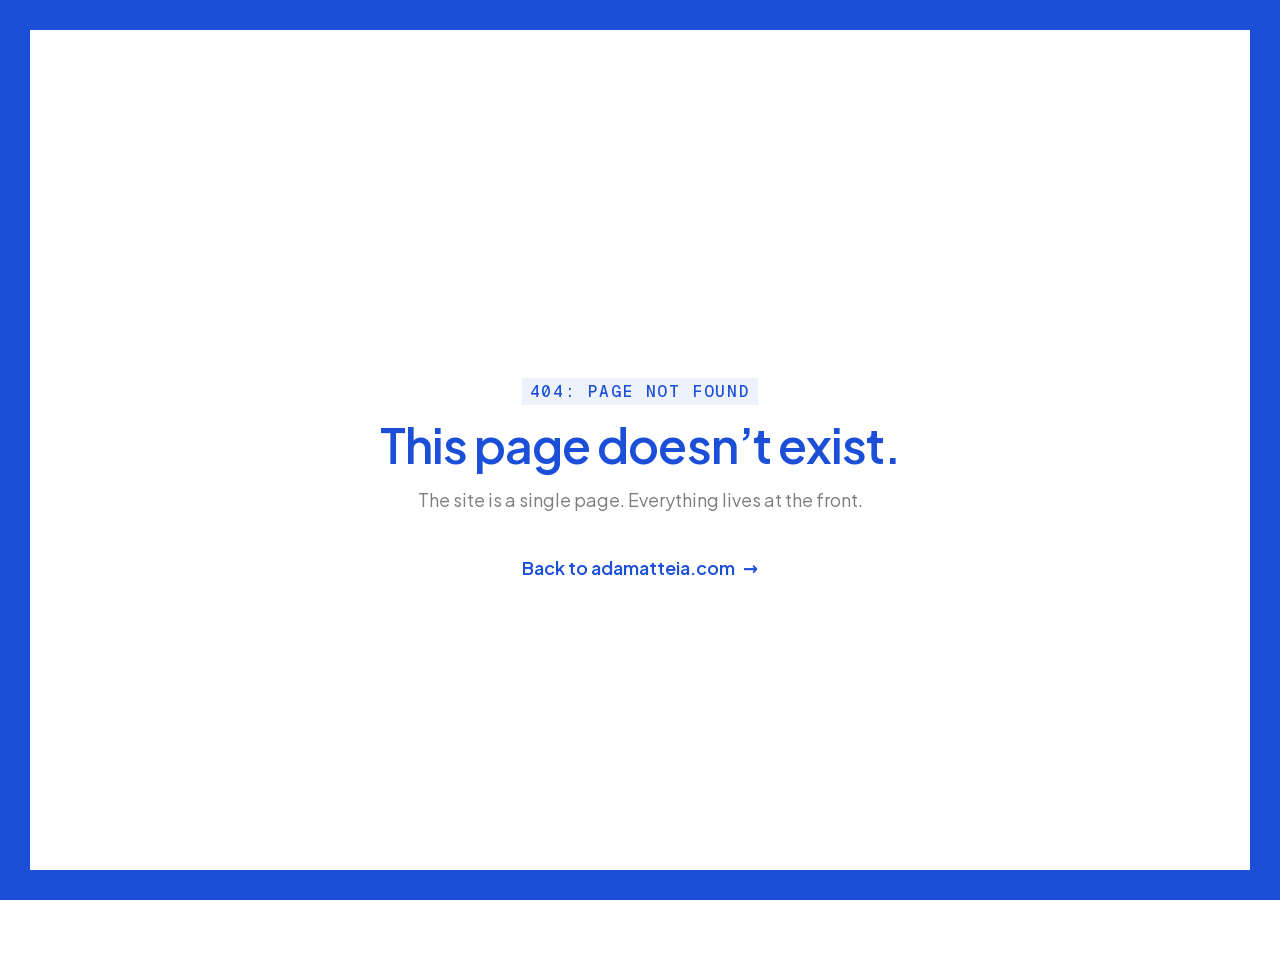
<file: 404/index.html>
<!DOCTYPE html><html lang="en-AU" class="plus_jakarta_sans_6ae0703a-module__xEkhoq__variable geist_mono_a74d3720-module__ylhdFq__variable h-full antialiased"><head><meta charSet="utf-8"/><meta name="viewport" content="width=device-width, initial-scale=1"/><link rel="stylesheet" href="/_next/static/chunks/057h_bjsfj__n.css" data-precedence="next"/><link rel="preload" as="script" fetchPriority="low" href="/_next/static/chunks/11kjahy2ntf0n.js"/><script src="/_next/static/chunks/0dgq26a5_oy.a.js" async=""></script><script src="/_next/static/chunks/0wb6jdvd3md34.js" async=""></script><script src="/_next/static/chunks/08dypk6wl8mhd.js" async=""></script><script src="/_next/static/chunks/turbopack-0~fq35t8c8e-y.js" async=""></script><script src="/_next/static/chunks/01xlw8hd842-c.js" async=""></script><script src="/_next/static/chunks/0d3shmwh5_nmn.js" async=""></script><script src="/_next/static/chunks/0z~6ety54l.ye.js" async=""></script><meta name="robots" content="noindex"/><meta name="next-size-adjust" content=""/><meta name="theme-color" content="#1B4FD8"/><title>Page not found – Adam Atteia</title><meta name="description" content="UX, service design, and business analysis for complex government and enterprise programs: security, electoral, regulatory, and foreign affairs. Twenty years, Canberra-based."/><link rel="author" href="https://adamatteia.com"/><meta name="author" content="Adam Atteia"/><link rel="canonical" href="https://adamatteia.com/"/><meta property="og:title" content="Adam Atteia, complex programs and lasting change"/><meta property="og:description" content="UX, service design, and business analysis for complex government and enterprise programs: security, electoral, regulatory, and foreign affairs. Twenty years, Canberra-based."/><meta property="og:url" content="https://adamatteia.com/"/><meta property="og:site_name" content="Adam Atteia"/><meta property="og:locale" content="en_AU"/><meta property="og:image" content="https://adamatteia.com/opengraph-image.png?e90568e1e9fac899"/><meta property="og:image:type" content="image/png"/><meta property="og:image:width" content="1200"/><meta property="og:image:height" content="630"/><meta property="og:image:alt" content="Adam Atteia, complex programs and lasting change. Twenty years across UX, service design, and business analysis in government and enterprise. adamatteia.com, Canberra ACT."/><meta property="og:type" content="article"/><meta property="article:published_time" content="2026-06-12T00:00:00+10:00"/><meta property="article:author" content="Adam Atteia"/><meta name="twitter:card" content="summary_large_image"/><meta name="twitter:title" content="Adam Atteia, complex programs and lasting change"/><meta name="twitter:description" content="UX, service design, and business analysis for complex government and enterprise programs: security, electoral, regulatory, and foreign affairs. Twenty years, Canberra-based."/><meta name="twitter:image" content="https://adamatteia.com/opengraph-image.png?e90568e1e9fac899"/><meta name="twitter:image:alt" content="Adam Atteia, complex programs and lasting change. Twenty years across UX, service design, and business analysis in government and enterprise. adamatteia.com, Canberra ACT."/><meta name="twitter:image:type" content="image/png"/><meta name="twitter:image:width" content="1200"/><meta name="twitter:image:height" content="630"/><link rel="icon" href="/favicon.ico" sizes="48x48"/><link rel="icon" href="/favicon-32x32.png" type="image/png" sizes="32x32"/><link rel="icon" href="/favicon-192x192.png" type="image/png" sizes="192x192"/><link rel="icon" href="/icon-512.png" type="image/png" sizes="512x512"/><link rel="apple-touch-icon" href="/apple-touch-icon.png"/><script>(function(){try{var known=["blue","black","red","green"];var t=localStorage.getItem("theme");if(known.indexOf(t)===-1){t="blue"}document.documentElement.setAttribute("data-theme",t)}catch(e){document.documentElement.setAttribute("data-theme","blue")}})();</script><script>(function(){try{var c=window.CSS;var ok=!!(c&&c.supports&&c.supports("color","color-mix(in srgb, red, blue)")&&typeof c.registerProperty==="function");if(!ok){document.documentElement.setAttribute("data-browser-unsupported","")}}catch(e){document.documentElement.setAttribute("data-browser-unsupported","")}})();</script><style>#browser-support-notice{display:none}html[data-browser-unsupported] #browser-support-notice{display:block}</style><script type="application/ld+json">{"@context":"https://schema.org","@type":"Person","name":"Adam Atteia","url":"https://adamatteia.com","email":"mailto:adam.atteia@gmail.com","jobTitle":["UX Designer","Service Designer","Business Analyst"],"address":{"@type":"PostalAddress","addressLocality":"Canberra","addressRegion":"ACT","addressCountry":"AU"},"sameAs":["https://www.linkedin.com/in/adamatteia"]}</script><script src="/_next/static/chunks/03~yq9q893hmn.js" noModule=""></script></head><body class="min-h-full flex flex-col"><div hidden=""><!--$--><!--/$--></div><div id="browser-support-notice" role="alert" style="box-sizing:border-box;width:100%;position:relative;z-index:2147483647;padding:14px 18px;background:#1B4FD8;color:#ffffff;font-family:system-ui, -apple-system, BlinkMacSystemFont, &#x27;Segoe UI&#x27;, Roboto, Arial, sans-serif;font-size:15px;line-height:1.5;text-align:center"><span style="display:block;max-width:52rem;margin:0 auto"><strong style="font-weight:700">Your browser is out of date.</strong> <!-- -->This page needs a more recent browser to display correctly. Please update your device’s software, or open it in the latest Safari, Chrome, Edge, or Firefox.</span></div><div aria-hidden="true"><div class="pointer-events-none fixed inset-x-0 top-0 z-50 h-[15px] bg-frame md:h-[30px]"></div><div class="pointer-events-none fixed inset-x-0 bottom-0 z-50 h-[15px] bg-frame md:h-[30px]"></div><div class="pointer-events-none fixed inset-y-0 left-0 z-50 w-[15px] bg-frame md:w-[30px]"></div><div class="pointer-events-none fixed inset-y-0 right-0 z-50 w-[15px] bg-frame md:w-[30px]"></div></div><main class="flex min-h-screen flex-col items-center justify-center px-6 text-center"><p class="section-eyebrow">404: Page not found</p><h1 class="mt-4 max-w-[16ch] text-balance text-4xl font-semibold tracking-[-0.02em] sm:text-5xl">This page doesn’t exist.</h1><p class="mt-4 text-lg leading-relaxed text-muted-foreground">The site is a single page. Everything lives at the front.</p><a class="mt-10 inline-flex items-center gap-2 text-lg font-semibold text-primary transition-opacity hover:opacity-70" href="/">Back to adamatteia.com <span aria-hidden="true">→</span></a></main><!--$--><!--/$--><script src="/_next/static/chunks/11kjahy2ntf0n.js" id="_R_" async=""></script><script>(self.__next_f=self.__next_f||[]).push([0])</script><script>self.__next_f.push([1,"1:\"$Sreact.fragment\"\n2:I[39756,[\"/_next/static/chunks/01xlw8hd842-c.js\",\"/_next/static/chunks/0d3shmwh5_nmn.js\"],\"default\"]\n3:I[37457,[\"/_next/static/chunks/01xlw8hd842-c.js\",\"/_next/static/chunks/0d3shmwh5_nmn.js\"],\"default\"]\n4:I[82102,[\"/_next/static/chunks/0z~6ety54l.ye.js\"],\"ThemeProvider\"]\n5:I[22016,[\"/_next/static/chunks/0z~6ety54l.ye.js\"],\"\"]\nb:I[68027,[],\"default\",1]\n:HL[\"/_next/static/chunks/057h_bjsfj__n.css\",\"style\"]\n"])</script><script>self.__next_f.push([1,"0:{\"P\":null,\"c\":[\"\",\"_not-found\",\"\"],\"q\":\"\",\"i\":false,\"f\":[[[\"\",{\"children\":[\"/_not-found\",{\"children\":[\"__PAGE__\",{}]}]},\"$undefined\",\"$undefined\",16],[[\"$\",\"$1\",\"c\",{\"children\":[[[\"$\",\"link\",\"0\",{\"rel\":\"stylesheet\",\"href\":\"/_next/static/chunks/057h_bjsfj__n.css\",\"precedence\":\"next\",\"crossOrigin\":\"$undefined\",\"nonce\":\"$undefined\"}]],[\"$\",\"html\",null,{\"lang\":\"en-AU\",\"suppressHydrationWarning\":true,\"className\":\"plus_jakarta_sans_6ae0703a-module__xEkhoq__variable geist_mono_a74d3720-module__ylhdFq__variable h-full antialiased\",\"children\":[[\"$\",\"head\",null,{\"children\":[[\"$\",\"script\",null,{\"dangerouslySetInnerHTML\":{\"__html\":\"(function(){try{var known=[\\\"blue\\\",\\\"black\\\",\\\"red\\\",\\\"green\\\"];var t=localStorage.getItem(\\\"theme\\\");if(known.indexOf(t)===-1){t=\\\"blue\\\"}document.documentElement.setAttribute(\\\"data-theme\\\",t)}catch(e){document.documentElement.setAttribute(\\\"data-theme\\\",\\\"blue\\\")}})();\"}}],[[\"$\",\"script\",null,{\"dangerouslySetInnerHTML\":{\"__html\":\"(function(){try{var c=window.CSS;var ok=!!(c\u0026\u0026c.supports\u0026\u0026c.supports(\\\"color\\\",\\\"color-mix(in srgb, red, blue)\\\")\u0026\u0026typeof c.registerProperty===\\\"function\\\");if(!ok){document.documentElement.setAttribute(\\\"data-browser-unsupported\\\",\\\"\\\")}}catch(e){document.documentElement.setAttribute(\\\"data-browser-unsupported\\\",\\\"\\\")}})();\"}}],[\"$\",\"style\",null,{\"dangerouslySetInnerHTML\":{\"__html\":\"#browser-support-notice{display:none}html[data-browser-unsupported] #browser-support-notice{display:block}\"}}]],[\"$\",\"script\",null,{\"type\":\"application/ld+json\",\"dangerouslySetInnerHTML\":{\"__html\":\"{\\\"@context\\\":\\\"https://schema.org\\\",\\\"@type\\\":\\\"Person\\\",\\\"name\\\":\\\"Adam Atteia\\\",\\\"url\\\":\\\"https://adamatteia.com\\\",\\\"email\\\":\\\"mailto:adam.atteia@gmail.com\\\",\\\"jobTitle\\\":[\\\"UX Designer\\\",\\\"Service Designer\\\",\\\"Business Analyst\\\"],\\\"address\\\":{\\\"@type\\\":\\\"PostalAddress\\\",\\\"addressLocality\\\":\\\"Canberra\\\",\\\"addressRegion\\\":\\\"ACT\\\",\\\"addressCountry\\\":\\\"AU\\\"},\\\"sameAs\\\":[\\\"https://www.linkedin.com/in/adamatteia\\\"]}\"}}]]}],[\"$\",\"body\",null,{\"className\":\"min-h-full flex flex-col\",\"children\":[[\"$\",\"div\",null,{\"id\":\"browser-support-notice\",\"role\":\"alert\",\"style\":{\"boxSizing\":\"border-box\",\"width\":\"100%\",\"position\":\"relative\",\"zIndex\":2147483647,\"padding\":\"14px 18px\",\"background\":\"#1B4FD8\",\"color\":\"#ffffff\",\"fontFamily\":\"system-ui, -apple-system, BlinkMacSystemFont, 'Segoe UI', Roboto, Arial, sans-serif\",\"fontSize\":\"15px\",\"lineHeight\":1.5,\"textAlign\":\"center\"},\"children\":[\"$\",\"span\",null,{\"style\":{\"display\":\"block\",\"maxWidth\":\"52rem\",\"margin\":\"0 auto\"},\"children\":[[\"$\",\"strong\",null,{\"style\":{\"fontWeight\":700},\"children\":\"Your browser is out of date.\"}],\" \",\"This page needs a more recent browser to display correctly. Please update your device’s software, or open it in the latest Safari, Chrome, Edge, or Firefox.\"]}]}],[\"$\",\"$L2\",null,{\"parallelRouterKey\":\"children\",\"error\":\"$undefined\",\"errorStyles\":\"$undefined\",\"errorScripts\":\"$undefined\",\"template\":[\"$\",\"$L3\",null,{}],\"templateStyles\":\"$undefined\",\"templateScripts\":\"$undefined\",\"notFound\":[[\"$\",\"$L4\",null,{\"children\":[[\"$\",\"div\",null,{\"aria-hidden\":\"true\",\"children\":[[\"$\",\"div\",null,{\"className\":\"pointer-events-none fixed inset-x-0 top-0 z-50 h-[15px] bg-frame md:h-[30px]\"}],[\"$\",\"div\",null,{\"className\":\"pointer-events-none fixed inset-x-0 bottom-0 z-50 h-[15px] bg-frame md:h-[30px]\"}],[\"$\",\"div\",null,{\"className\":\"pointer-events-none fixed inset-y-0 left-0 z-50 w-[15px] bg-frame md:w-[30px]\"}],[\"$\",\"div\",null,{\"className\":\"pointer-events-none fixed inset-y-0 right-0 z-50 w-[15px] bg-frame md:w-[30px]\"}]]}],[\"$\",\"main\",null,{\"className\":\"flex min-h-screen flex-col items-center justify-center px-6 text-center\",\"children\":[[\"$\",\"p\",null,{\"className\":\"section-eyebrow\",\"children\":\"404: Page not found\"}],[\"$\",\"h1\",null,{\"className\":\"mt-4 max-w-[16ch] text-balance text-4xl font-semibold tracking-[-0.02em] sm:text-5xl\",\"children\":\"This page doesn’t exist.\"}],[\"$\",\"p\",null,{\"className\":\"mt-4 text-lg leading-relaxed text-muted-foreground\",\"children\":\"The site is a single page. Everything lives at the front.\"}],[\"$\",\"$L5\",null,{\"href\":\"/\",\"className\":\"mt-10 inline-flex items-center gap-2 text-lg font-semibold text-primary transition-opacity hover:opacity-70\",\"children\":[\"Back to adamatteia.com \",\"$L6\"]}]]}]]}],[]],\"forbidden\":\"$undefined\",\"unauthorized\":\"$undefined\"}]]}]]}]]}],{\"children\":[\"$L7\",{\"children\":[\"$L8\",{},null,false,null]},null,false,\"$@9\"]},null,false,null],\"$La\",false]],\"m\":\"$undefined\",\"G\":[\"$b\",[\"$Lc\"]],\"S\":true,\"h\":null,\"s\":\"$undefined\",\"l\":\"$undefined\",\"p\":\"$undefined\",\"d\":\"$undefined\",\"b\":\"lGiczerYkvMpQgnmtnciL\"}\n"])</script><script>self.__next_f.push([1,"d:I[97367,[\"/_next/static/chunks/01xlw8hd842-c.js\",\"/_next/static/chunks/0d3shmwh5_nmn.js\"],\"OutletBoundary\"]\ne:\"$Sreact.suspense\"\n11:I[97367,[\"/_next/static/chunks/01xlw8hd842-c.js\",\"/_next/static/chunks/0d3shmwh5_nmn.js\"],\"ViewportBoundary\"]\n13:I[97367,[\"/_next/static/chunks/01xlw8hd842-c.js\",\"/_next/static/chunks/0d3shmwh5_nmn.js\"],\"MetadataBoundary\"]\n6:[\"$\",\"span\",null,{\"aria-hidden\":\"true\",\"children\":\"→\"}]\n7:[\"$\",\"$1\",\"c\",{\"children\":[null,[\"$\",\"$L2\",null,{\"parallelRouterKey\":\"children\",\"error\":\"$undefined\",\"errorStyles\":\"$undefined\",\"errorScripts\":\"$undefined\",\"template\":[\"$\",\"$L3\",null,{}],\"templateStyles\":\"$undefined\",\"templateScripts\":\"$undefined\",\"notFound\":\"$undefined\",\"forbidden\":\"$undefined\",\"unauthorized\":\"$undefined\"}]]}]\n"])</script><script>self.__next_f.push([1,"8:[\"$\",\"$1\",\"c\",{\"children\":[[\"$\",\"$L4\",null,{\"children\":[[\"$\",\"div\",null,{\"aria-hidden\":\"true\",\"children\":[[\"$\",\"div\",null,{\"className\":\"pointer-events-none fixed inset-x-0 top-0 z-50 h-[15px] bg-frame md:h-[30px]\"}],[\"$\",\"div\",null,{\"className\":\"pointer-events-none fixed inset-x-0 bottom-0 z-50 h-[15px] bg-frame md:h-[30px]\"}],[\"$\",\"div\",null,{\"className\":\"pointer-events-none fixed inset-y-0 left-0 z-50 w-[15px] bg-frame md:w-[30px]\"}],[\"$\",\"div\",null,{\"className\":\"pointer-events-none fixed inset-y-0 right-0 z-50 w-[15px] bg-frame md:w-[30px]\"}]]}],[\"$\",\"main\",null,{\"className\":\"flex min-h-screen flex-col items-center justify-center px-6 text-center\",\"children\":[[\"$\",\"p\",null,{\"className\":\"section-eyebrow\",\"children\":\"404: Page not found\"}],[\"$\",\"h1\",null,{\"className\":\"mt-4 max-w-[16ch] text-balance text-4xl font-semibold tracking-[-0.02em] sm:text-5xl\",\"children\":\"This page doesn’t exist.\"}],[\"$\",\"p\",null,{\"className\":\"mt-4 text-lg leading-relaxed text-muted-foreground\",\"children\":\"The site is a single page. Everything lives at the front.\"}],[\"$\",\"$L5\",null,{\"href\":\"/\",\"className\":\"mt-10 inline-flex items-center gap-2 text-lg font-semibold text-primary transition-opacity hover:opacity-70\",\"children\":[\"Back to adamatteia.com \",[\"$\",\"span\",null,{\"aria-hidden\":\"true\",\"children\":\"→\"}]]}]]}]]}],[[\"$\",\"script\",\"script-0\",{\"src\":\"/_next/static/chunks/0z~6ety54l.ye.js\",\"async\":true,\"nonce\":\"$undefined\"}]],[\"$\",\"$Ld\",null,{\"children\":[\"$\",\"$e\",null,{\"name\":\"Next.MetadataOutlet\",\"children\":\"$@f\"}]}]]}]\n"])</script><script>self.__next_f.push([1,"10:[]\n9:\"$W10\"\na:[\"$\",\"$1\",\"h\",{\"children\":[[\"$\",\"meta\",null,{\"name\":\"robots\",\"content\":\"noindex\"}],[\"$\",\"$L11\",null,{\"children\":\"$L12\"}],[\"$\",\"div\",null,{\"hidden\":true,\"children\":[\"$\",\"$L13\",null,{\"children\":[\"$\",\"$e\",null,{\"name\":\"Next.Metadata\",\"children\":\"$L14\"}]}]}],[\"$\",\"meta\",null,{\"name\":\"next-size-adjust\",\"content\":\"\"}]]}]\nc:[\"$\",\"link\",\"0\",{\"rel\":\"stylesheet\",\"href\":\"/_next/static/chunks/057h_bjsfj__n.css\",\"precedence\":\"next\",\"crossOrigin\":\"$undefined\",\"nonce\":\"$undefined\"}]\n"])</script><script>self.__next_f.push([1,"12:[[\"$\",\"meta\",\"0\",{\"charSet\":\"utf-8\"}],[\"$\",\"meta\",\"1\",{\"name\":\"viewport\",\"content\":\"width=device-width, initial-scale=1\"}],[\"$\",\"meta\",\"2\",{\"name\":\"theme-color\",\"content\":\"#1B4FD8\"}]]\n"])</script><script>self.__next_f.push([1,"15:I[27201,[\"/_next/static/chunks/01xlw8hd842-c.js\",\"/_next/static/chunks/0d3shmwh5_nmn.js\"],\"IconMark\"]\nf:null\n"])</script><script>self.__next_f.push([1,"14:[[\"$\",\"title\",\"0\",{\"children\":\"Page not found – Adam Atteia\"}],[\"$\",\"meta\",\"1\",{\"name\":\"description\",\"content\":\"UX, service design, and business analysis for complex government and enterprise programs: security, electoral, regulatory, and foreign affairs. Twenty years, Canberra-based.\"}],[\"$\",\"link\",\"2\",{\"rel\":\"author\",\"href\":\"https://adamatteia.com\"}],[\"$\",\"meta\",\"3\",{\"name\":\"author\",\"content\":\"Adam Atteia\"}],[\"$\",\"link\",\"4\",{\"rel\":\"canonical\",\"href\":\"https://adamatteia.com/\"}],[\"$\",\"meta\",\"5\",{\"property\":\"og:title\",\"content\":\"Adam Atteia, complex programs and lasting change\"}],[\"$\",\"meta\",\"6\",{\"property\":\"og:description\",\"content\":\"UX, service design, and business analysis for complex government and enterprise programs: security, electoral, regulatory, and foreign affairs. Twenty years, Canberra-based.\"}],[\"$\",\"meta\",\"7\",{\"property\":\"og:url\",\"content\":\"https://adamatteia.com/\"}],[\"$\",\"meta\",\"8\",{\"property\":\"og:site_name\",\"content\":\"Adam Atteia\"}],[\"$\",\"meta\",\"9\",{\"property\":\"og:locale\",\"content\":\"en_AU\"}],[\"$\",\"meta\",\"10\",{\"property\":\"og:image\",\"content\":\"https://adamatteia.com/opengraph-image.png?e90568e1e9fac899\"}],[\"$\",\"meta\",\"11\",{\"property\":\"og:image:type\",\"content\":\"image/png\"}],[\"$\",\"meta\",\"12\",{\"property\":\"og:image:width\",\"content\":\"1200\"}],[\"$\",\"meta\",\"13\",{\"property\":\"og:image:height\",\"content\":\"630\"}],[\"$\",\"meta\",\"14\",{\"property\":\"og:image:alt\",\"content\":\"Adam Atteia, complex programs and lasting change. Twenty years across UX, service design, and business analysis in government and enterprise. adamatteia.com, Canberra ACT.\"}],[\"$\",\"meta\",\"15\",{\"property\":\"og:type\",\"content\":\"article\"}],[\"$\",\"meta\",\"16\",{\"property\":\"article:published_time\",\"content\":\"2026-06-12T00:00:00+10:00\"}],[\"$\",\"meta\",\"17\",{\"property\":\"article:author\",\"content\":\"Adam Atteia\"}],[\"$\",\"meta\",\"18\",{\"name\":\"twitter:card\",\"content\":\"summary_large_image\"}],[\"$\",\"meta\",\"19\",{\"name\":\"twitter:title\",\"content\":\"Adam Atteia, complex programs and lasting change\"}],[\"$\",\"meta\",\"20\",{\"name\":\"twitter:description\",\"content\":\"UX, service design, and business analysis for complex government and enterprise programs: security, electoral, regulatory, and foreign affairs. Twenty years, Canberra-based.\"}],[\"$\",\"meta\",\"21\",{\"name\":\"twitter:image\",\"content\":\"https://adamatteia.com/opengraph-image.png?e90568e1e9fac899\"}],[\"$\",\"meta\",\"22\",{\"name\":\"twitter:image:alt\",\"content\":\"Adam Atteia, complex programs and lasting change. Twenty years across UX, service design, and business analysis in government and enterprise. adamatteia.com, Canberra ACT.\"}],[\"$\",\"meta\",\"23\",{\"name\":\"twitter:image:type\",\"content\":\"image/png\"}],[\"$\",\"meta\",\"24\",{\"name\":\"twitter:image:width\",\"content\":\"1200\"}],[\"$\",\"meta\",\"25\",{\"name\":\"twitter:image:height\",\"content\":\"630\"}],[\"$\",\"link\",\"26\",{\"rel\":\"icon\",\"href\":\"/favicon.ico\",\"sizes\":\"48x48\"}],[\"$\",\"link\",\"27\",{\"rel\":\"icon\",\"href\":\"/favicon-32x32.png\",\"type\":\"image/png\",\"sizes\":\"32x32\"}],[\"$\",\"link\",\"28\",{\"rel\":\"icon\",\"href\":\"/favicon-192x192.png\",\"type\":\"image/png\",\"sizes\":\"192x192\"}],[\"$\",\"link\",\"29\",{\"rel\":\"icon\",\"href\":\"/icon-512.png\",\"type\":\"image/png\",\"sizes\":\"512x512\"}],[\"$\",\"link\",\"30\",{\"rel\":\"apple-touch-icon\",\"href\":\"/apple-touch-icon.png\"}],[\"$\",\"$L15\",\"31\",{}]]\n"])</script></body></html>
</file>
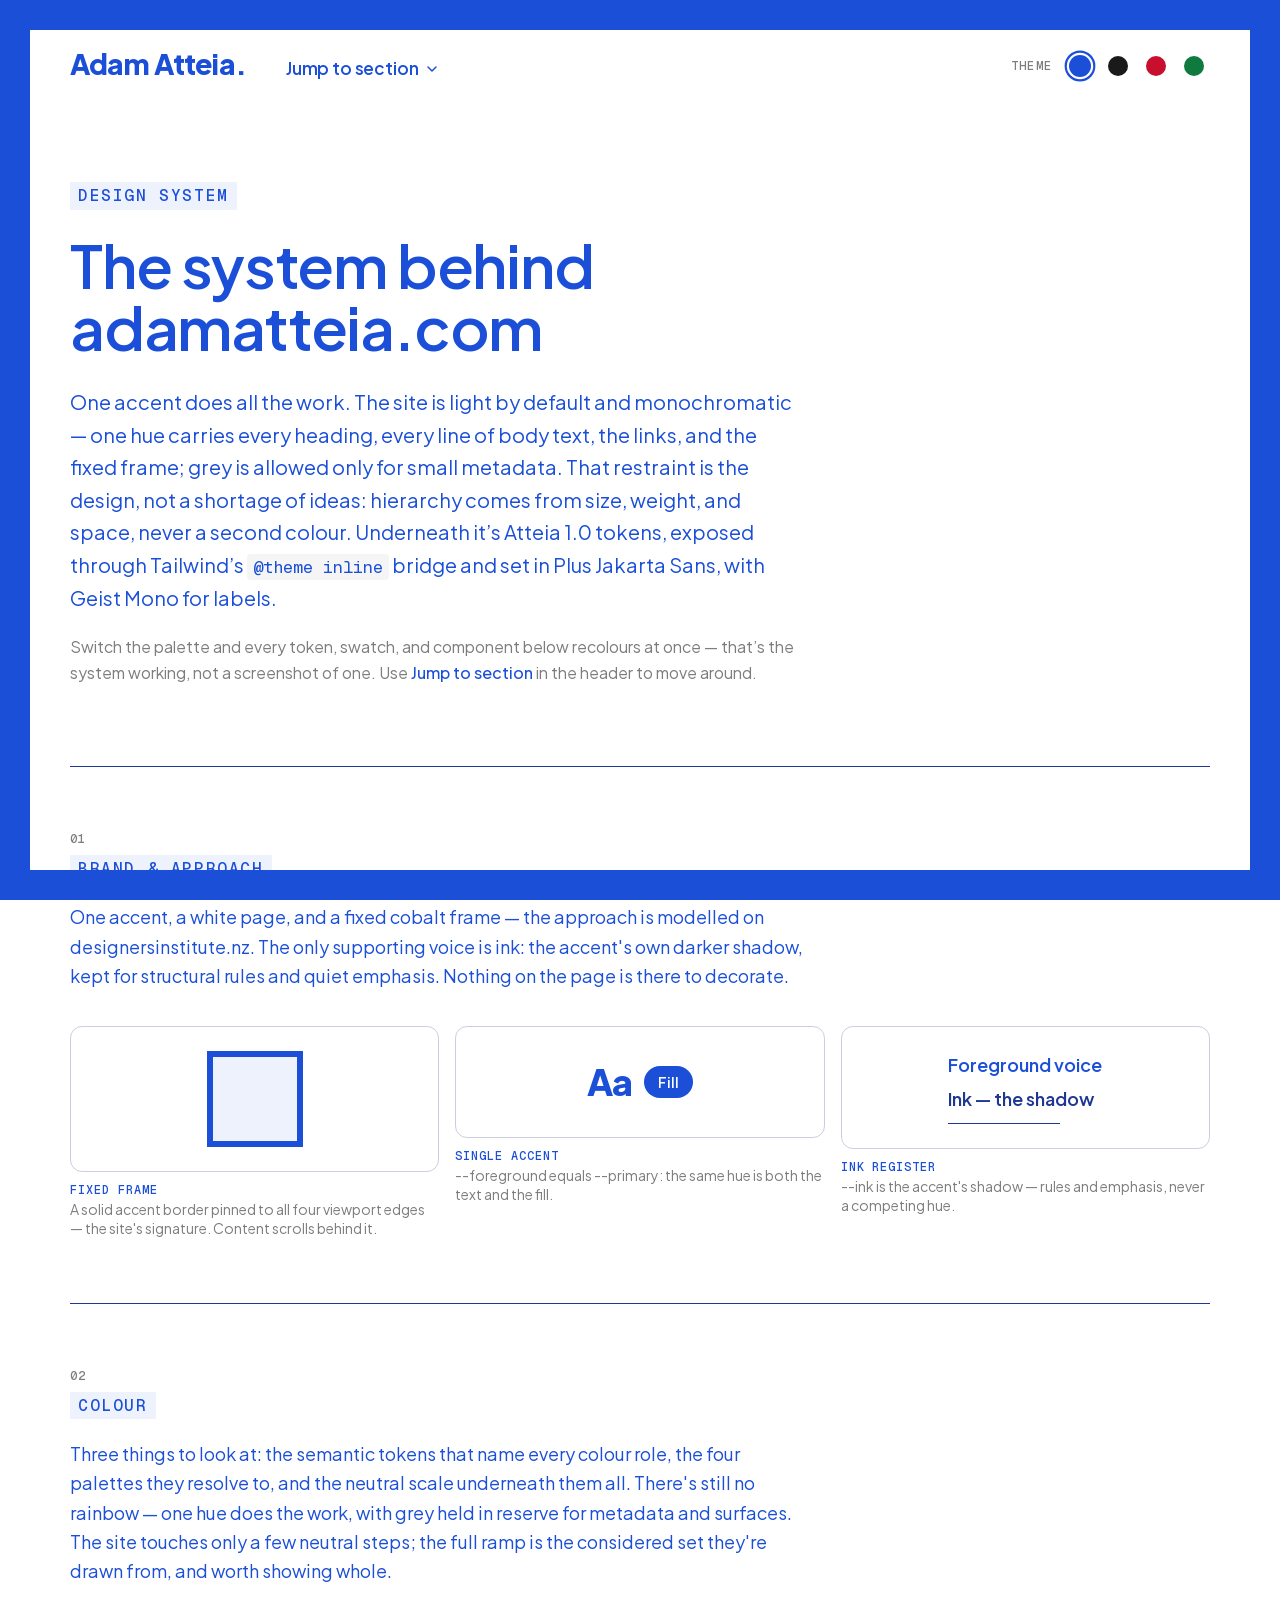
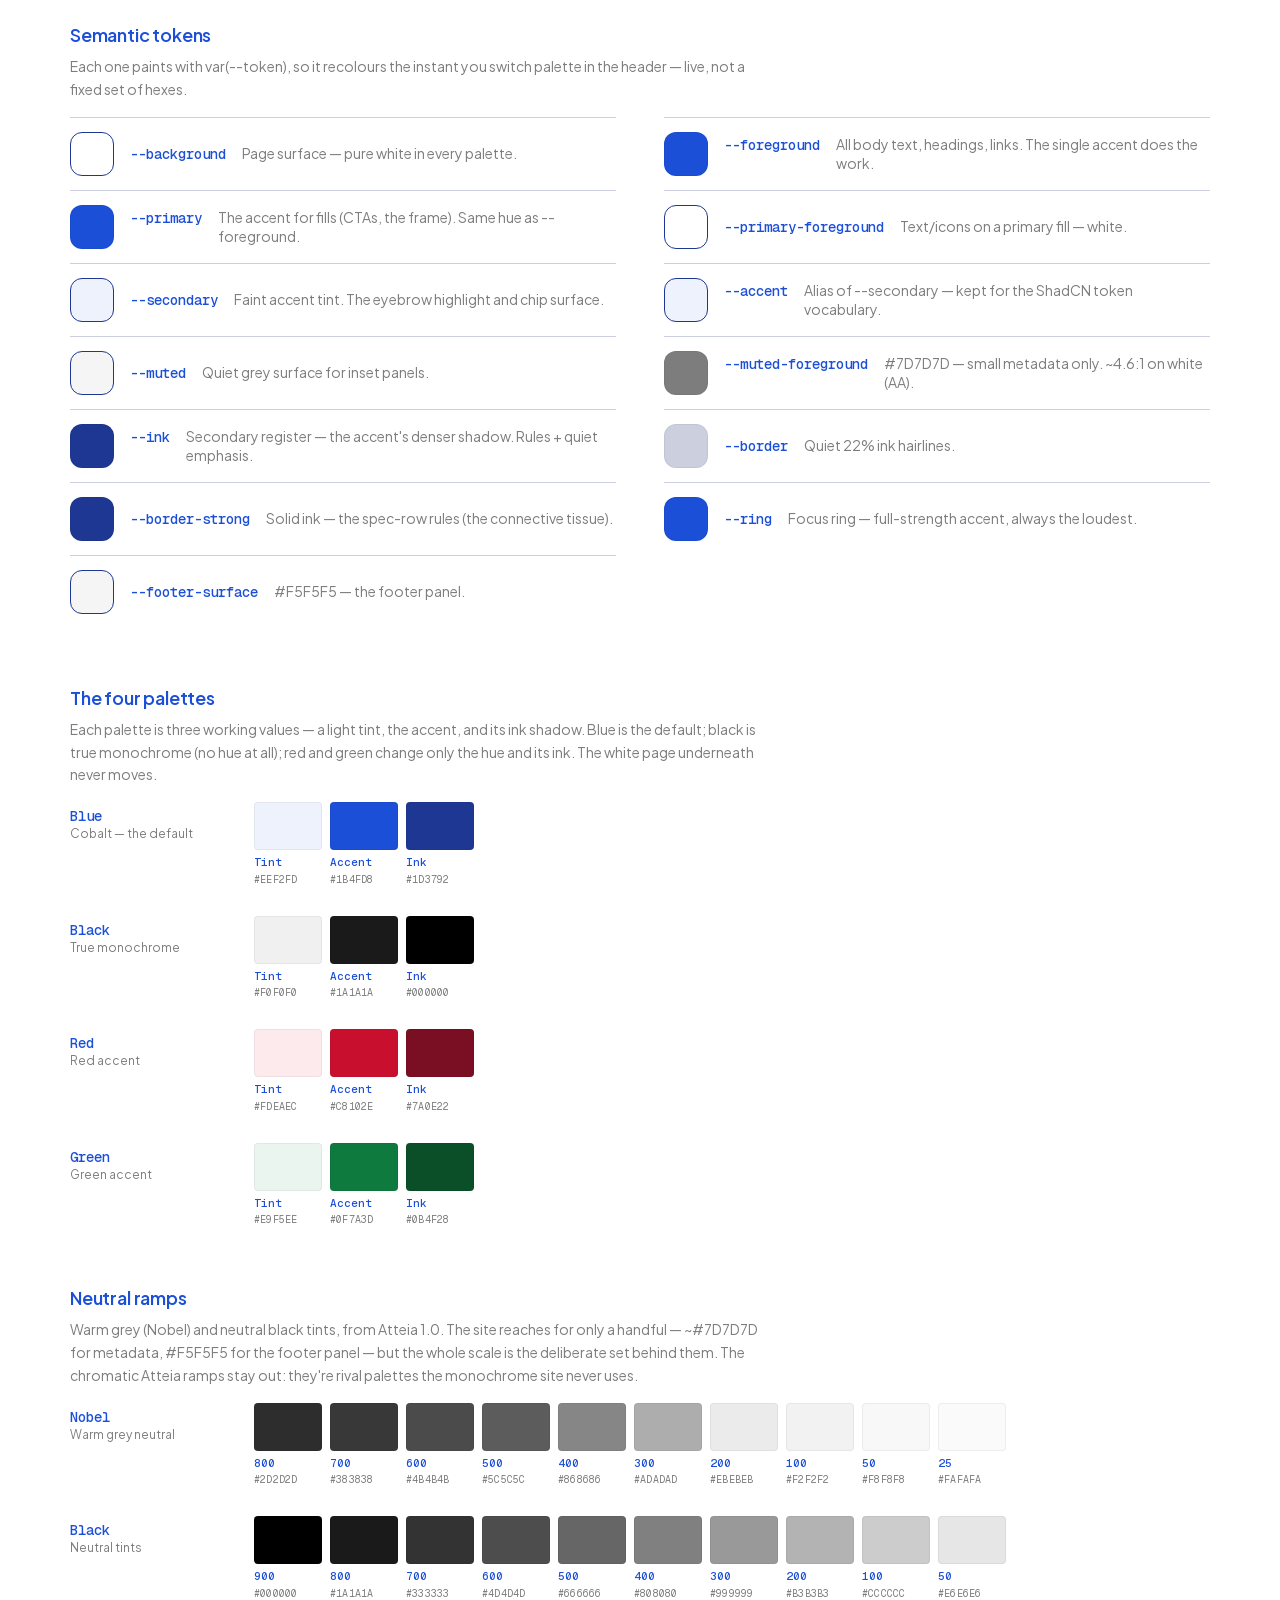
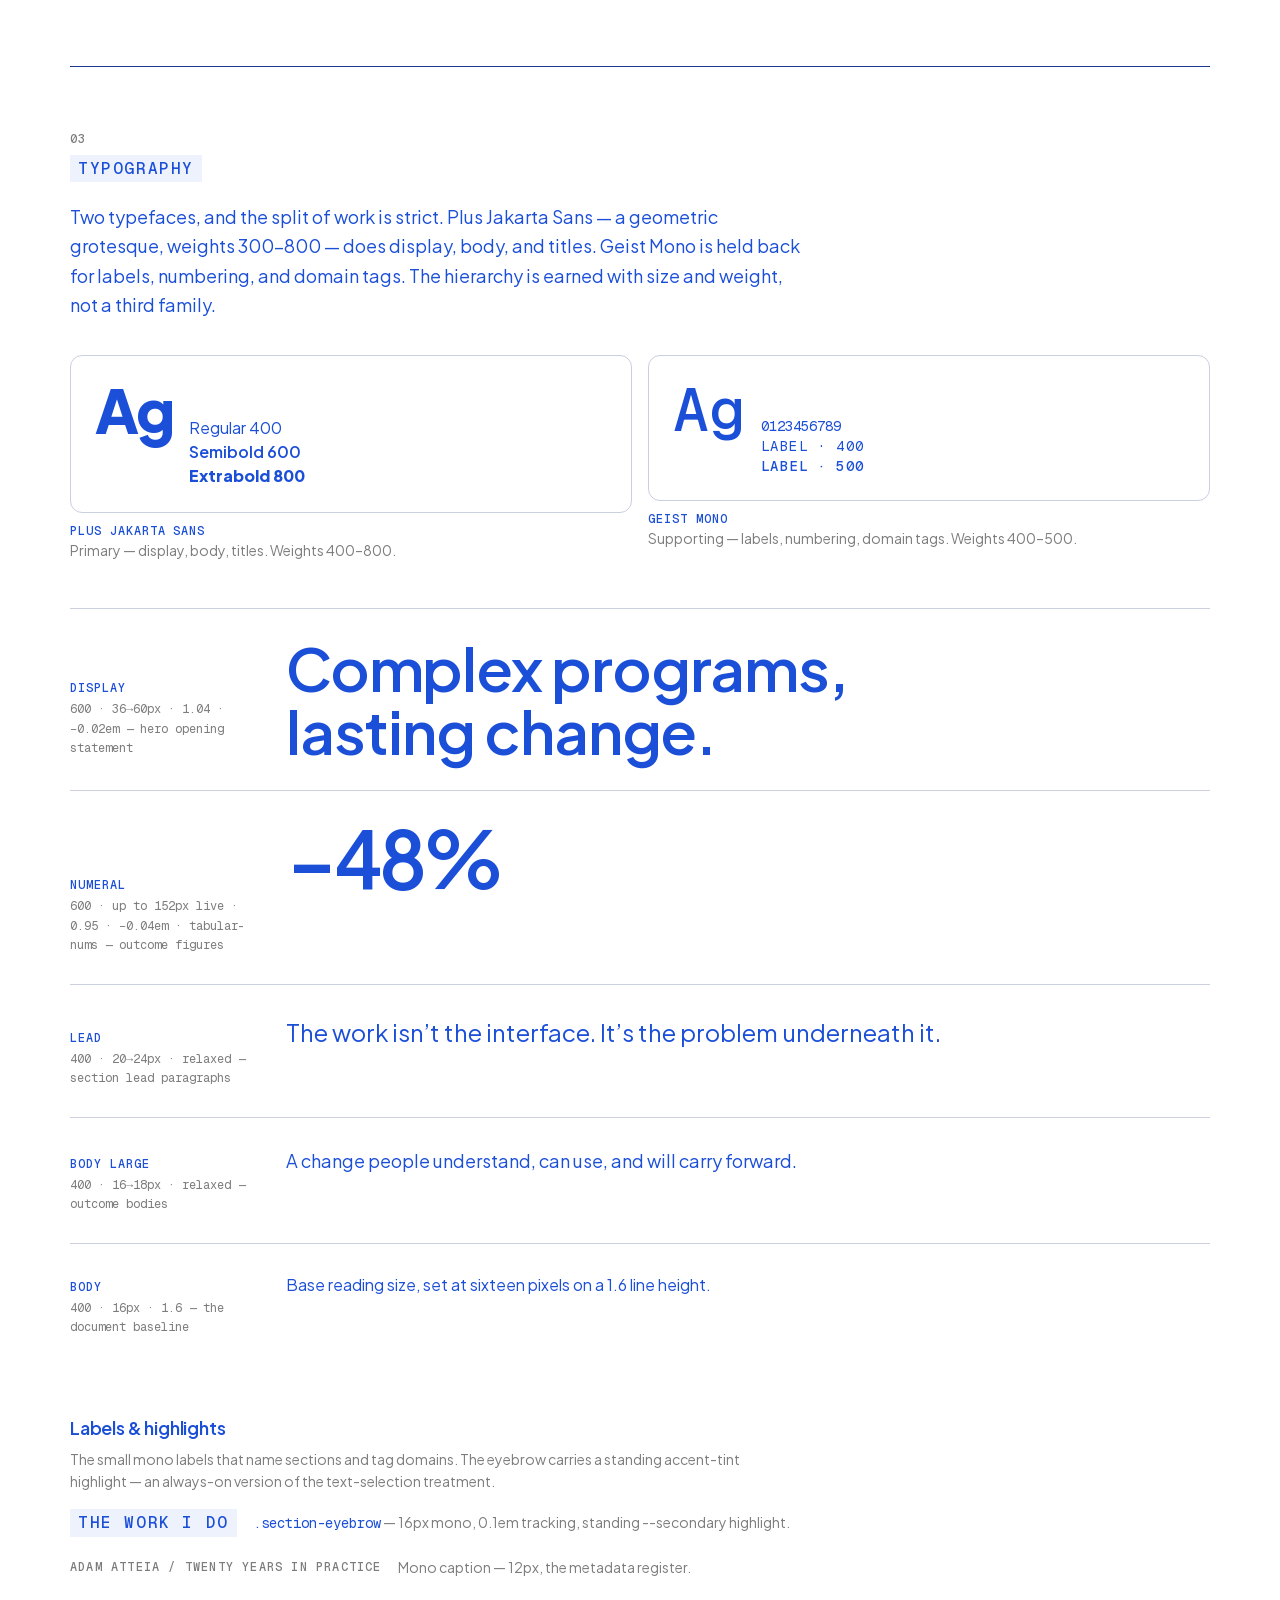
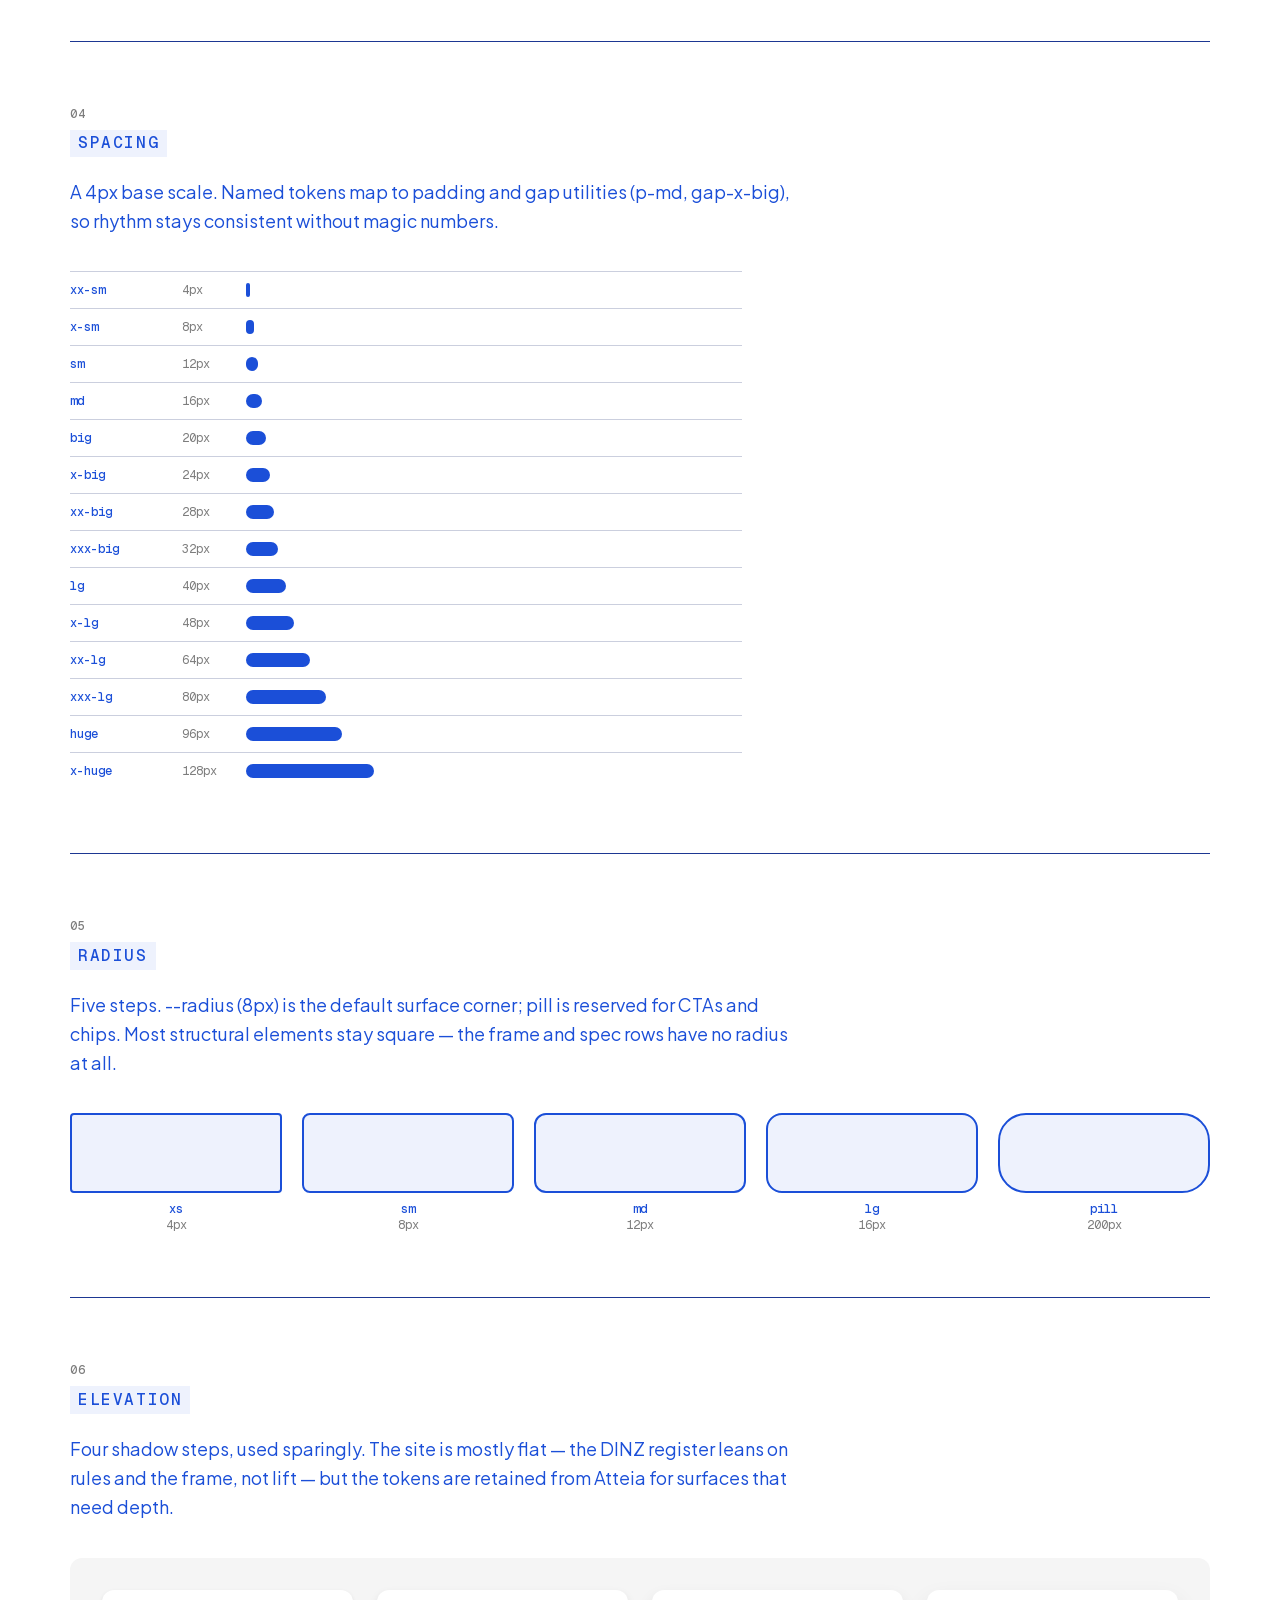
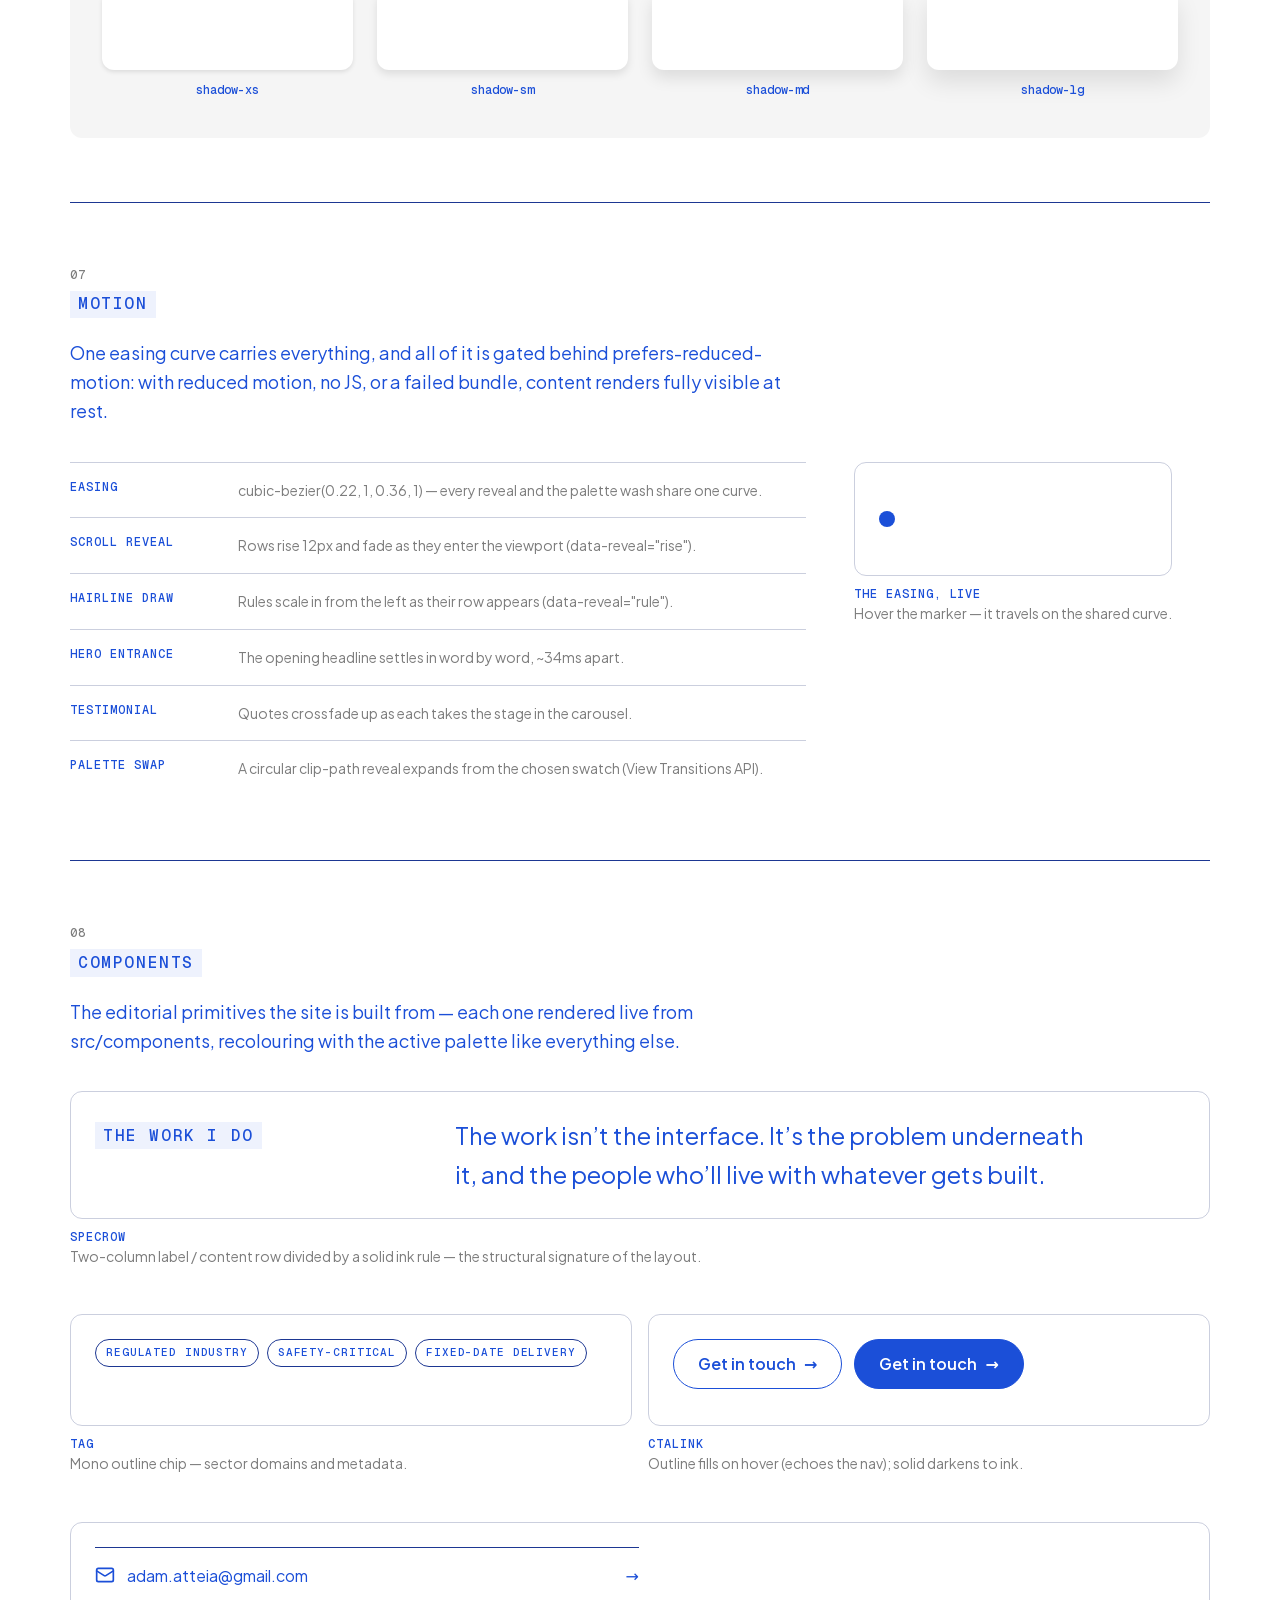
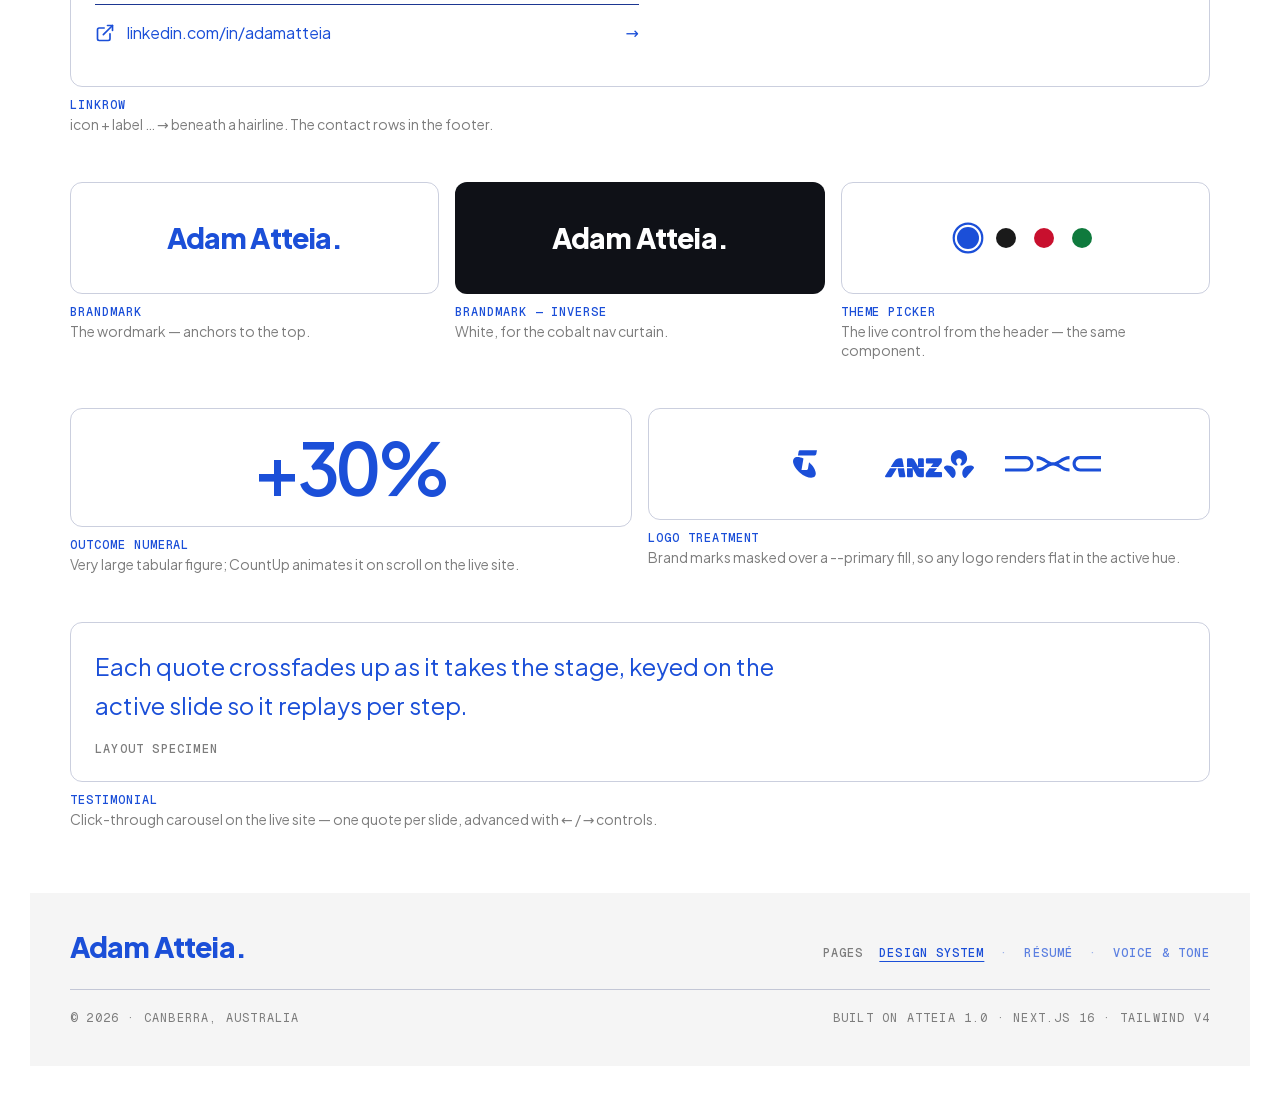
<file: design-system/index.html>
<!DOCTYPE html><html lang="en-AU" class="plus_jakarta_sans_6ae0703a-module__xEkhoq__variable geist_mono_a74d3720-module__ylhdFq__variable h-full antialiased"><head><meta charSet="utf-8"/><meta name="viewport" content="width=device-width, initial-scale=1"/><link rel="preload" href="/_next/static/media/797e433ab948586e-s.p.08e28id.o-okb.woff2" as="font" crossorigin="" type="font/woff2"/><link rel="preload" href="/_next/static/media/fba5a26ea33df6a3-s.p.0eehd8tgys7nv.woff2" as="font" crossorigin="" type="font/woff2"/><link rel="stylesheet" href="/_next/static/chunks/057h_bjsfj__n.css" data-precedence="next"/><link rel="preload" as="script" fetchPriority="low" href="/_next/static/chunks/11kjahy2ntf0n.js"/><script src="/_next/static/chunks/0dgq26a5_oy.a.js" async=""></script><script src="/_next/static/chunks/0wb6jdvd3md34.js" async=""></script><script src="/_next/static/chunks/08dypk6wl8mhd.js" async=""></script><script src="/_next/static/chunks/turbopack-0~fq35t8c8e-y.js" async=""></script><script src="/_next/static/chunks/01xlw8hd842-c.js" async=""></script><script src="/_next/static/chunks/0d3shmwh5_nmn.js" async=""></script><script src="/_next/static/chunks/0z~6ety54l.ye.js" async=""></script><script src="/_next/static/chunks/13tp7~iaytjbu.js" async=""></script><meta name="next-size-adjust" content=""/><meta name="theme-color" content="#1B4FD8"/><title>Design system — Adam Atteia</title><meta name="description" content="The tokens, type scale, colour ramps, and components behind adamatteia.com."/><link rel="author" href="https://adamatteia.com"/><meta name="author" content="Adam Atteia"/><meta name="robots" content="noindex, follow"/><link rel="canonical" href="https://adamatteia.com/design-system/"/><meta property="og:title" content="Adam Atteia, complex programs and lasting change"/><meta property="og:description" content="UX, service design, and business analysis for complex government and enterprise programs: security, electoral, regulatory, and foreign affairs. Twenty years, Canberra-based."/><meta property="og:url" content="https://adamatteia.com/"/><meta property="og:site_name" content="Adam Atteia"/><meta property="og:locale" content="en_AU"/><meta property="og:image" content="https://adamatteia.com/opengraph-image.png?e90568e1e9fac899"/><meta property="og:image:type" content="image/png"/><meta property="og:image:width" content="1200"/><meta property="og:image:height" content="630"/><meta property="og:image:alt" content="Adam Atteia, complex programs and lasting change. Twenty years across UX, service design, and business analysis in government and enterprise. adamatteia.com, Canberra ACT."/><meta property="og:type" content="article"/><meta property="article:published_time" content="2026-06-12T00:00:00+10:00"/><meta property="article:author" content="Adam Atteia"/><meta name="twitter:card" content="summary_large_image"/><meta name="twitter:title" content="Adam Atteia, complex programs and lasting change"/><meta name="twitter:description" content="UX, service design, and business analysis for complex government and enterprise programs: security, electoral, regulatory, and foreign affairs. Twenty years, Canberra-based."/><meta name="twitter:image" content="https://adamatteia.com/opengraph-image.png?e90568e1e9fac899"/><meta name="twitter:image:alt" content="Adam Atteia, complex programs and lasting change. Twenty years across UX, service design, and business analysis in government and enterprise. adamatteia.com, Canberra ACT."/><meta name="twitter:image:type" content="image/png"/><meta name="twitter:image:width" content="1200"/><meta name="twitter:image:height" content="630"/><link rel="icon" href="/favicon.ico" sizes="48x48"/><link rel="icon" href="/favicon-32x32.png" type="image/png" sizes="32x32"/><link rel="icon" href="/favicon-192x192.png" type="image/png" sizes="192x192"/><link rel="icon" href="/icon-512.png" type="image/png" sizes="512x512"/><link rel="apple-touch-icon" href="/apple-touch-icon.png"/><script>(function(){try{var known=["blue","black","red","green"];var t=localStorage.getItem("theme");if(known.indexOf(t)===-1){t="blue"}document.documentElement.setAttribute("data-theme",t)}catch(e){document.documentElement.setAttribute("data-theme","blue")}})();</script><script>(function(){try{var c=window.CSS;var ok=!!(c&&c.supports&&c.supports("color","color-mix(in srgb, red, blue)")&&typeof c.registerProperty==="function");if(!ok){document.documentElement.setAttribute("data-browser-unsupported","")}}catch(e){document.documentElement.setAttribute("data-browser-unsupported","")}})();</script><style>#browser-support-notice{display:none}html[data-browser-unsupported] #browser-support-notice{display:block}</style><script type="application/ld+json">{"@context":"https://schema.org","@type":"Person","name":"Adam Atteia","url":"https://adamatteia.com","email":"mailto:adam.atteia@gmail.com","jobTitle":["UX Designer","Service Designer","Business Analyst"],"address":{"@type":"PostalAddress","addressLocality":"Canberra","addressRegion":"ACT","addressCountry":"AU"},"sameAs":["https://www.linkedin.com/in/adamatteia"]}</script><script src="/_next/static/chunks/03~yq9q893hmn.js" noModule=""></script></head><body class="min-h-full flex flex-col"><div hidden=""><!--$--><!--/$--></div><div id="browser-support-notice" role="alert" style="box-sizing:border-box;width:100%;position:relative;z-index:2147483647;padding:14px 18px;background:#1B4FD8;color:#ffffff;font-family:system-ui, -apple-system, BlinkMacSystemFont, &#x27;Segoe UI&#x27;, Roboto, Arial, sans-serif;font-size:15px;line-height:1.5;text-align:center"><span style="display:block;max-width:52rem;margin:0 auto"><strong style="font-weight:700">Your browser is out of date.</strong> <!-- -->This page needs a more recent browser to display correctly. Please update your device’s software, or open it in the latest Safari, Chrome, Edge, or Firefox.</span></div><div aria-hidden="true"><div class="pointer-events-none fixed inset-x-0 top-0 z-50 h-[15px] bg-frame md:h-[30px]"></div><div class="pointer-events-none fixed inset-x-0 bottom-0 z-50 h-[15px] bg-frame md:h-[30px]"></div><div class="pointer-events-none fixed inset-y-0 left-0 z-50 w-[15px] bg-frame md:w-[30px]"></div><div class="pointer-events-none fixed inset-y-0 right-0 z-50 w-[15px] bg-frame md:w-[30px]"></div></div><div aria-hidden="true" class="pointer-events-none fixed right-[15px] top-0 z-30 flex h-screen w-[15px] justify-center pb-24 pt-16 md:right-[30px] md:w-[30px] md:pb-28 md:pt-20"><div class="h-full w-[2px] origin-top bg-frame md:w-[3px]" style="transform:scaleY(0)"></div></div><header id="top" class="relative z-[45] scroll-mt-[15px] bg-background md:scroll-mt-[30px]"><div aria-hidden="true" style="height:0" class="pointer-events-none absolute inset-x-0 top-0 z-10 overflow-hidden"><div style="transform:translateY(-100vh)" class="min-h-screen bg-primary transition-transform duration-500 ease-[cubic-bezier(0.22,1,0.36,1)] will-change-transform"></div></div><div id="section-menu" inert="" class="absolute inset-x-0 top-full z-[15] overflow-hidden pointer-events-none"><div style="transform:translateY(-100vh)" class="text-primary-foreground transition-transform duration-500 ease-[cubic-bezier(0.22,1,0.36,1)] will-change-transform"><div style="max-height:calc(100dvh - 30px)" class="mx-auto w-full max-w-[78rem] overflow-y-auto overscroll-contain px-6 pb-12 pt-2 sm:px-10 md:pb-16"><nav aria-label="Sections"><a href="#brand" class="flex items-baseline gap-5 border-t border-primary-foreground/25 py-5 transition-opacity last:border-b hover:opacity-70"><span class="font-mono text-xs tabular-nums opacity-70">01</span><span class="text-3xl font-semibold tracking-[-0.02em] md:text-4xl">Brand &amp; approach</span></a><a href="#colour" class="flex items-baseline gap-5 border-t border-primary-foreground/25 py-5 transition-opacity last:border-b hover:opacity-70"><span class="font-mono text-xs tabular-nums opacity-70">02</span><span class="text-3xl font-semibold tracking-[-0.02em] md:text-4xl">Colour</span></a><a href="#type" class="flex items-baseline gap-5 border-t border-primary-foreground/25 py-5 transition-opacity last:border-b hover:opacity-70"><span class="font-mono text-xs tabular-nums opacity-70">03</span><span class="text-3xl font-semibold tracking-[-0.02em] md:text-4xl">Typography</span></a><a href="#spacing" class="flex items-baseline gap-5 border-t border-primary-foreground/25 py-5 transition-opacity last:border-b hover:opacity-70"><span class="font-mono text-xs tabular-nums opacity-70">04</span><span class="text-3xl font-semibold tracking-[-0.02em] md:text-4xl">Spacing</span></a><a href="#radius" class="flex items-baseline gap-5 border-t border-primary-foreground/25 py-5 transition-opacity last:border-b hover:opacity-70"><span class="font-mono text-xs tabular-nums opacity-70">05</span><span class="text-3xl font-semibold tracking-[-0.02em] md:text-4xl">Radius</span></a><a href="#elevation" class="flex items-baseline gap-5 border-t border-primary-foreground/25 py-5 transition-opacity last:border-b hover:opacity-70"><span class="font-mono text-xs tabular-nums opacity-70">06</span><span class="text-3xl font-semibold tracking-[-0.02em] md:text-4xl">Elevation</span></a><a href="#motion" class="flex items-baseline gap-5 border-t border-primary-foreground/25 py-5 transition-opacity last:border-b hover:opacity-70"><span class="font-mono text-xs tabular-nums opacity-70">07</span><span class="text-3xl font-semibold tracking-[-0.02em] md:text-4xl">Motion</span></a><a href="#components" class="flex items-baseline gap-5 border-t border-primary-foreground/25 py-5 transition-opacity last:border-b hover:opacity-70"><span class="font-mono text-xs tabular-nums opacity-70">08</span><span class="text-3xl font-semibold tracking-[-0.02em] md:text-4xl">Components</span></a></nav><div class="flex items-center justify-between border-b border-primary-foreground/25 py-5 sm:hidden"><span aria-hidden="true" class="font-mono text-xs font-medium uppercase tracking-[0.1em] text-primary-foreground/70">Theme</span><div role="radiogroup" aria-label="Colour theme" class="flex items-center gap-1 sm:gap-1.5"><button type="button" role="radio" aria-checked="true" aria-label="Blue" tabindex="0" class="inline-flex h-6 w-6 items-center justify-center rounded-full sm:h-8 sm:w-8"><span aria-hidden="true" style="background-color:#1B4FD8" class="h-3.5 w-3.5 rounded-full ring-offset-2 transition-transform duration-200 motion-reduce:transition-none sm:h-5 sm:w-5 hover:scale-110 motion-reduce:hover:scale-100 scale-110 ring-2 ring-primary-foreground ring-offset-primary"></span></button><button type="button" role="radio" aria-checked="false" aria-label="Black" tabindex="-1" class="inline-flex h-6 w-6 items-center justify-center rounded-full sm:h-8 sm:w-8"><span aria-hidden="true" style="background-color:#1A1A1A" class="h-3.5 w-3.5 rounded-full ring-offset-2 transition-transform duration-200 motion-reduce:transition-none sm:h-5 sm:w-5 hover:scale-110 motion-reduce:hover:scale-100 ring-primary-foreground ring-offset-primary"></span></button><button type="button" role="radio" aria-checked="false" aria-label="Red" tabindex="-1" class="inline-flex h-6 w-6 items-center justify-center rounded-full sm:h-8 sm:w-8"><span aria-hidden="true" style="background-color:#C8102E" class="h-3.5 w-3.5 rounded-full ring-offset-2 transition-transform duration-200 motion-reduce:transition-none sm:h-5 sm:w-5 hover:scale-110 motion-reduce:hover:scale-100 ring-primary-foreground ring-offset-primary"></span></button><button type="button" role="radio" aria-checked="false" aria-label="Green" tabindex="-1" class="inline-flex h-6 w-6 items-center justify-center rounded-full sm:h-8 sm:w-8"><span aria-hidden="true" style="background-color:#0F7A3D" class="h-3.5 w-3.5 rounded-full ring-offset-2 transition-transform duration-200 motion-reduce:transition-none sm:h-5 sm:w-5 hover:scale-110 motion-reduce:hover:scale-100 ring-primary-foreground ring-offset-primary"></span></button></div></div></div></div></div><div class="mx-auto flex w-full max-w-[78rem] items-center justify-between gap-3 px-6 py-5 sm:gap-6 sm:px-10 relative z-20"><div class="flex items-baseline gap-6 md:gap-10"><a href="#top" aria-label="Adam Atteia — back to top" class="whitespace-nowrap text-[clamp(1.25rem,6.15vw,1.75rem)] font-extrabold leading-none tracking-[-0.03em] text-primary">Adam Atteia<span aria-hidden="true">.</span></a><button type="button" aria-expanded="false" aria-controls="section-menu" class="hidden items-baseline gap-1.5 text-[17px] font-semibold tracking-[-0.01em] hover:opacity-70 md:inline-flex transition-colors duration-200 text-primary">Jump to section<svg xmlns="http://www.w3.org/2000/svg" width="24" height="24" viewBox="0 0 24 24" fill="none" stroke="currentColor" stroke-width="2.25" stroke-linecap="round" stroke-linejoin="round" class="lucide lucide-chevron-down h-4 w-4 self-center" aria-hidden="true"><path d="m6 9 6 6 6-6"></path></svg></button></div><div class="flex items-center gap-2 sm:gap-3"><span aria-hidden="true" class="hidden font-mono text-xs font-medium uppercase tracking-[0.1em] transition-colors duration-200 sm:inline text-muted-foreground">Theme</span><div role="radiogroup" aria-label="Colour theme" class="flex items-center gap-1 sm:gap-1.5"><button type="button" role="radio" aria-checked="true" aria-label="Blue" tabindex="0" class="inline-flex h-6 w-6 items-center justify-center rounded-full sm:h-8 sm:w-8"><span aria-hidden="true" style="background-color:#1B4FD8" class="h-3.5 w-3.5 rounded-full ring-offset-2 transition-transform duration-200 motion-reduce:transition-none sm:h-5 sm:w-5 hover:scale-110 motion-reduce:hover:scale-100 scale-110 ring-2 ring-foreground ring-offset-background"></span></button><button type="button" role="radio" aria-checked="false" aria-label="Black" tabindex="-1" class="inline-flex h-6 w-6 items-center justify-center rounded-full sm:h-8 sm:w-8"><span aria-hidden="true" style="background-color:#1A1A1A" class="h-3.5 w-3.5 rounded-full ring-offset-2 transition-transform duration-200 motion-reduce:transition-none sm:h-5 sm:w-5 hover:scale-110 motion-reduce:hover:scale-100 ring-foreground ring-offset-background"></span></button><button type="button" role="radio" aria-checked="false" aria-label="Red" tabindex="-1" class="inline-flex h-6 w-6 items-center justify-center rounded-full sm:h-8 sm:w-8"><span aria-hidden="true" style="background-color:#C8102E" class="h-3.5 w-3.5 rounded-full ring-offset-2 transition-transform duration-200 motion-reduce:transition-none sm:h-5 sm:w-5 hover:scale-110 motion-reduce:hover:scale-100 ring-foreground ring-offset-background"></span></button><button type="button" role="radio" aria-checked="false" aria-label="Green" tabindex="-1" class="inline-flex h-6 w-6 items-center justify-center rounded-full sm:h-8 sm:w-8"><span aria-hidden="true" style="background-color:#0F7A3D" class="h-3.5 w-3.5 rounded-full ring-offset-2 transition-transform duration-200 motion-reduce:transition-none sm:h-5 sm:w-5 hover:scale-110 motion-reduce:hover:scale-100 ring-foreground ring-offset-background"></span></button></div><button type="button" aria-expanded="false" aria-controls="section-menu" aria-label="Jump to section" class="inline-flex h-10 w-10 items-center justify-center rounded-full border transition-colors md:hidden border-primary text-primary hover:bg-primary hover:text-primary-foreground"><svg xmlns="http://www.w3.org/2000/svg" width="24" height="24" viewBox="0 0 24 24" fill="none" stroke="currentColor" stroke-width="1.75" stroke-linecap="round" stroke-linejoin="round" class="lucide lucide-menu h-5 w-5" aria-hidden="true"><path d="M4 5h16"></path><path d="M4 12h16"></path><path d="M4 19h16"></path></svg></button></div></div></header><a href="#top" aria-label="Jump to top" class="fixed bottom-6 right-6 z-40 inline-flex h-12 w-12 items-center justify-center rounded-full border border-primary bg-background text-primary shadow-md transition-all duration-300 hover:bg-primary hover:text-primary-foreground md:bottom-10 md:right-10 pointer-events-none translate-y-3 opacity-0"><svg xmlns="http://www.w3.org/2000/svg" width="24" height="24" viewBox="0 0 24 24" fill="none" stroke="currentColor" stroke-width="1.75" stroke-linecap="round" stroke-linejoin="round" class="lucide lucide-arrow-up h-5 w-5" aria-hidden="true"><path d="m5 12 7-7 7 7"></path><path d="M12 19V5"></path></svg></a><main class="flex-1"><div class="mx-auto w-full max-w-[78rem] px-6 sm:px-10"><div class="py-14 md:py-20"><span class="section-eyebrow">Design system</span><h1 class="mt-6 max-w-[18ch] text-balance text-[2.25rem] font-semibold leading-[1.04] tracking-[-0.02em] sm:text-5xl md:text-[3.75rem]">The system behind adamatteia.com</h1><p class="mt-7 max-w-[46rem] text-lg leading-relaxed text-foreground md:text-xl">One accent does all the work. The site is light by default and monochromatic — one hue carries every heading, every line of body text, the links, and the fixed frame; grey is allowed only for small metadata. That restraint is the design, not a shortage of ideas: hierarchy comes from size, weight, and space, never a second colour. Underneath it’s Atteia 1.0 tokens, exposed through Tailwind’s<!-- --> <code class="rounded bg-muted px-1.5 py-0.5 font-mono text-[0.85em] text-foreground">@theme inline</code> <!-- -->bridge and set in Plus Jakarta Sans, with Geist Mono for labels.</p><p class="mt-5 max-w-[46rem] text-base leading-relaxed text-muted-foreground">Switch the palette and every token, swatch, and component below recolours at once — that’s the system working, not a screenshot of one. Use<!-- --> <span class="font-medium text-foreground">Jump to section</span> <!-- -->in the header to move around.</p></div><section id="brand" aria-labelledby="brand-heading" class="scroll-mt-[15px] border-t border-border-strong py-12 md:scroll-mt-[30px] md:py-16"><div class="flex flex-col gap-2"><span class="font-mono text-xs font-medium uppercase tracking-[0.1em] text-muted-foreground">01</span><h2 id="brand-heading" class="section-eyebrow self-start">Brand &amp; approach</h2><p class="mt-3 max-w-[46rem] text-base leading-relaxed text-foreground md:text-lg">One accent, a white page, and a fixed cobalt frame — the approach is modelled on designersinstitute.nz. The only supporting voice is ink: the accent&#x27;s own darker shadow, kept for structural rules and quiet emphasis. Nothing on the page is there to decorate.</p></div><div class="mt-9"><div class="grid gap-4 grid-cols-1 sm:grid-cols-2 lg:grid-cols-3"><div class="flex flex-col gap-2.5"><div class="min-h-[7rem] rounded-md border border-border p-6 flex items-center justify-center"><span aria-hidden="true" class="block aspect-square w-24 border-[6px] border-primary"><span class="block h-full w-full bg-secondary"></span></span></div><div class="flex flex-col gap-0.5"><span class="font-mono text-xs font-medium uppercase tracking-[0.08em] text-foreground">Fixed frame</span><span class="text-sm leading-snug text-muted-foreground">A solid accent border pinned to all four viewport edges — the site&#x27;s signature. Content scrolls behind it.</span></div></div><div class="flex flex-col gap-2.5"><div class="min-h-[7rem] rounded-md border border-border p-6 flex items-center justify-center"><div class="flex items-center gap-3"><span class="text-4xl font-extrabold tracking-[-0.03em] text-primary">Aa</span><span class="rounded-full bg-primary px-3.5 py-1.5 text-sm font-semibold text-primary-foreground">Fill</span></div></div><div class="flex flex-col gap-0.5"><span class="font-mono text-xs font-medium uppercase tracking-[0.08em] text-foreground">Single accent</span><span class="text-sm leading-snug text-muted-foreground">--foreground equals --primary: the same hue is both the text and the fill.</span></div></div><div class="flex flex-col gap-2.5"><div class="min-h-[7rem] rounded-md border border-border p-6 flex items-center justify-center"><div class="flex flex-col items-start gap-1.5"><span class="text-lg font-semibold text-foreground">Foreground voice</span><span class="text-lg font-semibold text-ink">Ink — the shadow</span><span aria-hidden="true" class="mt-1 h-px w-28 bg-border-strong"></span></div></div><div class="flex flex-col gap-0.5"><span class="font-mono text-xs font-medium uppercase tracking-[0.08em] text-foreground">Ink register</span><span class="text-sm leading-snug text-muted-foreground">--ink is the accent&#x27;s shadow — rules and emphasis, never a competing hue.</span></div></div></div></div></section><section id="colour" aria-labelledby="colour-heading" class="scroll-mt-[15px] border-t border-border-strong py-12 md:scroll-mt-[30px] md:py-16"><div class="flex flex-col gap-2"><span class="font-mono text-xs font-medium uppercase tracking-[0.1em] text-muted-foreground">02</span><h2 id="colour-heading" class="section-eyebrow self-start">Colour</h2><p class="mt-3 max-w-[46rem] text-base leading-relaxed text-foreground md:text-lg">Three things to look at: the semantic tokens that name every colour role, the four palettes they resolve to, and the neutral scale underneath them all. There&#x27;s still no rainbow — one hue does the work, with grey held in reserve for metadata and surfaces. The site touches only a few neutral steps; the full ramp is the considered set they&#x27;re drawn from, and worth showing whole.</p></div><div class="mt-9"><div class="flex flex-col gap-14"><div class="flex flex-col gap-4"><div class="flex flex-col gap-1.5"><h3 class="text-lg font-semibold tracking-[-0.01em] text-foreground">Semantic tokens</h3><p class="max-w-[44rem] text-sm leading-relaxed text-muted-foreground">Each one paints with var(--token), so it recolours the instant you switch palette in the header — live, not a fixed set of hexes.</p></div><div class="grid gap-x-12 lg:grid-cols-2"><div class="flex items-center gap-4 border-t border-border py-3.5"><span aria-hidden="true" style="background-color:var(--background)" class="h-11 w-11 shrink-0 rounded-md border border-border-strong"></span><div class="flex min-w-0 flex-col gap-0.5 sm:flex-row sm:items-baseline sm:gap-4"><code class="shrink-0 font-mono text-sm font-medium text-foreground">--background</code><span class="text-sm leading-snug text-muted-foreground">Page surface — pure white in every palette.</span></div></div><div class="flex items-center gap-4 border-t border-border py-3.5"><span aria-hidden="true" style="background-color:var(--foreground)" class="h-11 w-11 shrink-0 rounded-md border border-black/5"></span><div class="flex min-w-0 flex-col gap-0.5 sm:flex-row sm:items-baseline sm:gap-4"><code class="shrink-0 font-mono text-sm font-medium text-foreground">--foreground</code><span class="text-sm leading-snug text-muted-foreground">All body text, headings, links. The single accent does the work.</span></div></div><div class="flex items-center gap-4 border-t border-border py-3.5"><span aria-hidden="true" style="background-color:var(--primary)" class="h-11 w-11 shrink-0 rounded-md border border-black/5"></span><div class="flex min-w-0 flex-col gap-0.5 sm:flex-row sm:items-baseline sm:gap-4"><code class="shrink-0 font-mono text-sm font-medium text-foreground">--primary</code><span class="text-sm leading-snug text-muted-foreground">The accent for fills (CTAs, the frame). Same hue as --foreground.</span></div></div><div class="flex items-center gap-4 border-t border-border py-3.5"><span aria-hidden="true" style="background-color:var(--primary-foreground)" class="h-11 w-11 shrink-0 rounded-md border border-border-strong"></span><div class="flex min-w-0 flex-col gap-0.5 sm:flex-row sm:items-baseline sm:gap-4"><code class="shrink-0 font-mono text-sm font-medium text-foreground">--primary-foreground</code><span class="text-sm leading-snug text-muted-foreground">Text/icons on a primary fill — white.</span></div></div><div class="flex items-center gap-4 border-t border-border py-3.5"><span aria-hidden="true" style="background-color:var(--secondary)" class="h-11 w-11 shrink-0 rounded-md border border-border-strong"></span><div class="flex min-w-0 flex-col gap-0.5 sm:flex-row sm:items-baseline sm:gap-4"><code class="shrink-0 font-mono text-sm font-medium text-foreground">--secondary</code><span class="text-sm leading-snug text-muted-foreground">Faint accent tint. The eyebrow highlight and chip surface.</span></div></div><div class="flex items-center gap-4 border-t border-border py-3.5"><span aria-hidden="true" style="background-color:var(--accent)" class="h-11 w-11 shrink-0 rounded-md border border-border-strong"></span><div class="flex min-w-0 flex-col gap-0.5 sm:flex-row sm:items-baseline sm:gap-4"><code class="shrink-0 font-mono text-sm font-medium text-foreground">--accent</code><span class="text-sm leading-snug text-muted-foreground">Alias of --secondary — kept for the ShadCN token vocabulary.</span></div></div><div class="flex items-center gap-4 border-t border-border py-3.5"><span aria-hidden="true" style="background-color:var(--muted)" class="h-11 w-11 shrink-0 rounded-md border border-border-strong"></span><div class="flex min-w-0 flex-col gap-0.5 sm:flex-row sm:items-baseline sm:gap-4"><code class="shrink-0 font-mono text-sm font-medium text-foreground">--muted</code><span class="text-sm leading-snug text-muted-foreground">Quiet grey surface for inset panels.</span></div></div><div class="flex items-center gap-4 border-t border-border py-3.5"><span aria-hidden="true" style="background-color:var(--muted-foreground)" class="h-11 w-11 shrink-0 rounded-md border border-black/5"></span><div class="flex min-w-0 flex-col gap-0.5 sm:flex-row sm:items-baseline sm:gap-4"><code class="shrink-0 font-mono text-sm font-medium text-foreground">--muted-foreground</code><span class="text-sm leading-snug text-muted-foreground">#7D7D7D — small metadata only. ~4.6:1 on white (AA).</span></div></div><div class="flex items-center gap-4 border-t border-border py-3.5"><span aria-hidden="true" style="background-color:var(--ink)" class="h-11 w-11 shrink-0 rounded-md border border-black/5"></span><div class="flex min-w-0 flex-col gap-0.5 sm:flex-row sm:items-baseline sm:gap-4"><code class="shrink-0 font-mono text-sm font-medium text-foreground">--ink</code><span class="text-sm leading-snug text-muted-foreground">Secondary register — the accent&#x27;s denser shadow. Rules + quiet emphasis.</span></div></div><div class="flex items-center gap-4 border-t border-border py-3.5"><span aria-hidden="true" style="background-color:var(--border)" class="h-11 w-11 shrink-0 rounded-md border border-black/5"></span><div class="flex min-w-0 flex-col gap-0.5 sm:flex-row sm:items-baseline sm:gap-4"><code class="shrink-0 font-mono text-sm font-medium text-foreground">--border</code><span class="text-sm leading-snug text-muted-foreground">Quiet 22% ink hairlines.</span></div></div><div class="flex items-center gap-4 border-t border-border py-3.5"><span aria-hidden="true" style="background-color:var(--border-strong)" class="h-11 w-11 shrink-0 rounded-md border border-black/5"></span><div class="flex min-w-0 flex-col gap-0.5 sm:flex-row sm:items-baseline sm:gap-4"><code class="shrink-0 font-mono text-sm font-medium text-foreground">--border-strong</code><span class="text-sm leading-snug text-muted-foreground">Solid ink — the spec-row rules (the connective tissue).</span></div></div><div class="flex items-center gap-4 border-t border-border py-3.5"><span aria-hidden="true" style="background-color:var(--ring)" class="h-11 w-11 shrink-0 rounded-md border border-black/5"></span><div class="flex min-w-0 flex-col gap-0.5 sm:flex-row sm:items-baseline sm:gap-4"><code class="shrink-0 font-mono text-sm font-medium text-foreground">--ring</code><span class="text-sm leading-snug text-muted-foreground">Focus ring — full-strength accent, always the loudest.</span></div></div><div class="flex items-center gap-4 border-t border-border py-3.5"><span aria-hidden="true" style="background-color:var(--footer-surface)" class="h-11 w-11 shrink-0 rounded-md border border-border-strong"></span><div class="flex min-w-0 flex-col gap-0.5 sm:flex-row sm:items-baseline sm:gap-4"><code class="shrink-0 font-mono text-sm font-medium text-foreground">--footer-surface</code><span class="text-sm leading-snug text-muted-foreground">#F5F5F5 — the footer panel.</span></div></div></div></div><div class="flex flex-col gap-4"><div class="flex flex-col gap-1.5"><h3 class="text-lg font-semibold tracking-[-0.01em] text-foreground">The four palettes</h3><p class="max-w-[44rem] text-sm leading-relaxed text-muted-foreground">Each palette is three working values — a light tint, the accent, and its ink shadow. Blue is the default; black is true monochrome (no hue at all); red and green change only the hue and its ink. The white page underneath never moves.</p></div><div class="flex flex-col gap-7"><div class="flex flex-col gap-2.5 sm:flex-row sm:items-start sm:gap-6"><div class="sm:w-40 sm:shrink-0 sm:pt-1"><div class="font-mono text-sm font-medium text-foreground">Blue</div><div class="text-xs text-muted-foreground">Cobalt — the default</div></div><div class="flex flex-wrap gap-2"><div class="w-[4.25rem]"><span aria-hidden="true" style="background-color:#eef2fd" class="block h-12 w-full rounded border border-black/5"></span><span class="mt-1 block font-mono text-[0.6875rem] font-medium text-foreground">Tint</span><span class="block font-mono text-[0.625rem] uppercase tracking-[0.02em] text-muted-foreground">#eef2fd</span></div><div class="w-[4.25rem]"><span aria-hidden="true" style="background-color:#1B4FD8" class="block h-12 w-full rounded border border-black/5"></span><span class="mt-1 block font-mono text-[0.6875rem] font-medium text-foreground">Accent</span><span class="block font-mono text-[0.625rem] uppercase tracking-[0.02em] text-muted-foreground">#1B4FD8</span></div><div class="w-[4.25rem]"><span aria-hidden="true" style="background-color:#1d3792" class="block h-12 w-full rounded border border-black/5"></span><span class="mt-1 block font-mono text-[0.6875rem] font-medium text-foreground">Ink</span><span class="block font-mono text-[0.625rem] uppercase tracking-[0.02em] text-muted-foreground">#1d3792</span></div></div></div><div class="flex flex-col gap-2.5 sm:flex-row sm:items-start sm:gap-6"><div class="sm:w-40 sm:shrink-0 sm:pt-1"><div class="font-mono text-sm font-medium text-foreground">Black</div><div class="text-xs text-muted-foreground">True monochrome</div></div><div class="flex flex-wrap gap-2"><div class="w-[4.25rem]"><span aria-hidden="true" style="background-color:#f0f0f0" class="block h-12 w-full rounded border border-black/5"></span><span class="mt-1 block font-mono text-[0.6875rem] font-medium text-foreground">Tint</span><span class="block font-mono text-[0.625rem] uppercase tracking-[0.02em] text-muted-foreground">#f0f0f0</span></div><div class="w-[4.25rem]"><span aria-hidden="true" style="background-color:#1A1A1A" class="block h-12 w-full rounded border border-black/5"></span><span class="mt-1 block font-mono text-[0.6875rem] font-medium text-foreground">Accent</span><span class="block font-mono text-[0.625rem] uppercase tracking-[0.02em] text-muted-foreground">#1A1A1A</span></div><div class="w-[4.25rem]"><span aria-hidden="true" style="background-color:#000000" class="block h-12 w-full rounded border border-black/5"></span><span class="mt-1 block font-mono text-[0.6875rem] font-medium text-foreground">Ink</span><span class="block font-mono text-[0.625rem] uppercase tracking-[0.02em] text-muted-foreground">#000000</span></div></div></div><div class="flex flex-col gap-2.5 sm:flex-row sm:items-start sm:gap-6"><div class="sm:w-40 sm:shrink-0 sm:pt-1"><div class="font-mono text-sm font-medium text-foreground">Red</div><div class="text-xs text-muted-foreground">Red accent</div></div><div class="flex flex-wrap gap-2"><div class="w-[4.25rem]"><span aria-hidden="true" style="background-color:#fdeaec" class="block h-12 w-full rounded border border-black/5"></span><span class="mt-1 block font-mono text-[0.6875rem] font-medium text-foreground">Tint</span><span class="block font-mono text-[0.625rem] uppercase tracking-[0.02em] text-muted-foreground">#fdeaec</span></div><div class="w-[4.25rem]"><span aria-hidden="true" style="background-color:#C8102E" class="block h-12 w-full rounded border border-black/5"></span><span class="mt-1 block font-mono text-[0.6875rem] font-medium text-foreground">Accent</span><span class="block font-mono text-[0.625rem] uppercase tracking-[0.02em] text-muted-foreground">#C8102E</span></div><div class="w-[4.25rem]"><span aria-hidden="true" style="background-color:#7A0E22" class="block h-12 w-full rounded border border-black/5"></span><span class="mt-1 block font-mono text-[0.6875rem] font-medium text-foreground">Ink</span><span class="block font-mono text-[0.625rem] uppercase tracking-[0.02em] text-muted-foreground">#7A0E22</span></div></div></div><div class="flex flex-col gap-2.5 sm:flex-row sm:items-start sm:gap-6"><div class="sm:w-40 sm:shrink-0 sm:pt-1"><div class="font-mono text-sm font-medium text-foreground">Green</div><div class="text-xs text-muted-foreground">Green accent</div></div><div class="flex flex-wrap gap-2"><div class="w-[4.25rem]"><span aria-hidden="true" style="background-color:#e9f5ee" class="block h-12 w-full rounded border border-black/5"></span><span class="mt-1 block font-mono text-[0.6875rem] font-medium text-foreground">Tint</span><span class="block font-mono text-[0.625rem] uppercase tracking-[0.02em] text-muted-foreground">#e9f5ee</span></div><div class="w-[4.25rem]"><span aria-hidden="true" style="background-color:#0F7A3D" class="block h-12 w-full rounded border border-black/5"></span><span class="mt-1 block font-mono text-[0.6875rem] font-medium text-foreground">Accent</span><span class="block font-mono text-[0.625rem] uppercase tracking-[0.02em] text-muted-foreground">#0F7A3D</span></div><div class="w-[4.25rem]"><span aria-hidden="true" style="background-color:#0B4F28" class="block h-12 w-full rounded border border-black/5"></span><span class="mt-1 block font-mono text-[0.6875rem] font-medium text-foreground">Ink</span><span class="block font-mono text-[0.625rem] uppercase tracking-[0.02em] text-muted-foreground">#0B4F28</span></div></div></div></div></div><div class="flex flex-col gap-4"><div class="flex flex-col gap-1.5"><h3 class="text-lg font-semibold tracking-[-0.01em] text-foreground">Neutral ramps</h3><p class="max-w-[44rem] text-sm leading-relaxed text-muted-foreground">Warm grey (Nobel) and neutral black tints, from Atteia 1.0. The site reaches for only a handful — ~#7D7D7D for metadata, #F5F5F5 for the footer panel — but the whole scale is the deliberate set behind them. The chromatic Atteia ramps stay out: they&#x27;re rival palettes the monochrome site never uses.</p></div><div class="flex flex-col gap-7"><div class="flex flex-col gap-2.5 sm:flex-row sm:items-start sm:gap-6"><div class="sm:w-40 sm:shrink-0 sm:pt-1"><div class="font-mono text-sm font-medium text-foreground">Nobel</div><div class="text-xs text-muted-foreground">Warm grey neutral</div></div><div class="flex flex-wrap gap-2"><div class="w-[4.25rem]"><span aria-hidden="true" style="background-color:#2D2D2D" class="block h-12 w-full rounded border border-black/5"></span><span class="mt-1 block font-mono text-[0.6875rem] font-medium text-foreground">800</span><span class="block font-mono text-[0.625rem] uppercase tracking-[0.02em] text-muted-foreground">#2D2D2D</span></div><div class="w-[4.25rem]"><span aria-hidden="true" style="background-color:#383838" class="block h-12 w-full rounded border border-black/5"></span><span class="mt-1 block font-mono text-[0.6875rem] font-medium text-foreground">700</span><span class="block font-mono text-[0.625rem] uppercase tracking-[0.02em] text-muted-foreground">#383838</span></div><div class="w-[4.25rem]"><span aria-hidden="true" style="background-color:#4B4B4B" class="block h-12 w-full rounded border border-black/5"></span><span class="mt-1 block font-mono text-[0.6875rem] font-medium text-foreground">600</span><span class="block font-mono text-[0.625rem] uppercase tracking-[0.02em] text-muted-foreground">#4B4B4B</span></div><div class="w-[4.25rem]"><span aria-hidden="true" style="background-color:#5C5C5C" class="block h-12 w-full rounded border border-black/5"></span><span class="mt-1 block font-mono text-[0.6875rem] font-medium text-foreground">500</span><span class="block font-mono text-[0.625rem] uppercase tracking-[0.02em] text-muted-foreground">#5C5C5C</span></div><div class="w-[4.25rem]"><span aria-hidden="true" style="background-color:#868686" class="block h-12 w-full rounded border border-black/5"></span><span class="mt-1 block font-mono text-[0.6875rem] font-medium text-foreground">400</span><span class="block font-mono text-[0.625rem] uppercase tracking-[0.02em] text-muted-foreground">#868686</span></div><div class="w-[4.25rem]"><span aria-hidden="true" style="background-color:#ADADAD" class="block h-12 w-full rounded border border-black/5"></span><span class="mt-1 block font-mono text-[0.6875rem] font-medium text-foreground">300</span><span class="block font-mono text-[0.625rem] uppercase tracking-[0.02em] text-muted-foreground">#ADADAD</span></div><div class="w-[4.25rem]"><span aria-hidden="true" style="background-color:#EBEBEB" class="block h-12 w-full rounded border border-black/5"></span><span class="mt-1 block font-mono text-[0.6875rem] font-medium text-foreground">200</span><span class="block font-mono text-[0.625rem] uppercase tracking-[0.02em] text-muted-foreground">#EBEBEB</span></div><div class="w-[4.25rem]"><span aria-hidden="true" style="background-color:#F2F2F2" class="block h-12 w-full rounded border border-black/5"></span><span class="mt-1 block font-mono text-[0.6875rem] font-medium text-foreground">100</span><span class="block font-mono text-[0.625rem] uppercase tracking-[0.02em] text-muted-foreground">#F2F2F2</span></div><div class="w-[4.25rem]"><span aria-hidden="true" style="background-color:#F8F8F8" class="block h-12 w-full rounded border border-black/5"></span><span class="mt-1 block font-mono text-[0.6875rem] font-medium text-foreground">50</span><span class="block font-mono text-[0.625rem] uppercase tracking-[0.02em] text-muted-foreground">#F8F8F8</span></div><div class="w-[4.25rem]"><span aria-hidden="true" style="background-color:#FAFAFA" class="block h-12 w-full rounded border border-black/5"></span><span class="mt-1 block font-mono text-[0.6875rem] font-medium text-foreground">25</span><span class="block font-mono text-[0.625rem] uppercase tracking-[0.02em] text-muted-foreground">#FAFAFA</span></div></div></div><div class="flex flex-col gap-2.5 sm:flex-row sm:items-start sm:gap-6"><div class="sm:w-40 sm:shrink-0 sm:pt-1"><div class="font-mono text-sm font-medium text-foreground">Black</div><div class="text-xs text-muted-foreground">Neutral tints</div></div><div class="flex flex-wrap gap-2"><div class="w-[4.25rem]"><span aria-hidden="true" style="background-color:#000000" class="block h-12 w-full rounded border border-black/5"></span><span class="mt-1 block font-mono text-[0.6875rem] font-medium text-foreground">900</span><span class="block font-mono text-[0.625rem] uppercase tracking-[0.02em] text-muted-foreground">#000000</span></div><div class="w-[4.25rem]"><span aria-hidden="true" style="background-color:#1A1A1A" class="block h-12 w-full rounded border border-black/5"></span><span class="mt-1 block font-mono text-[0.6875rem] font-medium text-foreground">800</span><span class="block font-mono text-[0.625rem] uppercase tracking-[0.02em] text-muted-foreground">#1A1A1A</span></div><div class="w-[4.25rem]"><span aria-hidden="true" style="background-color:#333333" class="block h-12 w-full rounded border border-black/5"></span><span class="mt-1 block font-mono text-[0.6875rem] font-medium text-foreground">700</span><span class="block font-mono text-[0.625rem] uppercase tracking-[0.02em] text-muted-foreground">#333333</span></div><div class="w-[4.25rem]"><span aria-hidden="true" style="background-color:#4D4D4D" class="block h-12 w-full rounded border border-black/5"></span><span class="mt-1 block font-mono text-[0.6875rem] font-medium text-foreground">600</span><span class="block font-mono text-[0.625rem] uppercase tracking-[0.02em] text-muted-foreground">#4D4D4D</span></div><div class="w-[4.25rem]"><span aria-hidden="true" style="background-color:#666666" class="block h-12 w-full rounded border border-black/5"></span><span class="mt-1 block font-mono text-[0.6875rem] font-medium text-foreground">500</span><span class="block font-mono text-[0.625rem] uppercase tracking-[0.02em] text-muted-foreground">#666666</span></div><div class="w-[4.25rem]"><span aria-hidden="true" style="background-color:#808080" class="block h-12 w-full rounded border border-black/5"></span><span class="mt-1 block font-mono text-[0.6875rem] font-medium text-foreground">400</span><span class="block font-mono text-[0.625rem] uppercase tracking-[0.02em] text-muted-foreground">#808080</span></div><div class="w-[4.25rem]"><span aria-hidden="true" style="background-color:#999999" class="block h-12 w-full rounded border border-black/5"></span><span class="mt-1 block font-mono text-[0.6875rem] font-medium text-foreground">300</span><span class="block font-mono text-[0.625rem] uppercase tracking-[0.02em] text-muted-foreground">#999999</span></div><div class="w-[4.25rem]"><span aria-hidden="true" style="background-color:#B3B3B3" class="block h-12 w-full rounded border border-black/5"></span><span class="mt-1 block font-mono text-[0.6875rem] font-medium text-foreground">200</span><span class="block font-mono text-[0.625rem] uppercase tracking-[0.02em] text-muted-foreground">#B3B3B3</span></div><div class="w-[4.25rem]"><span aria-hidden="true" style="background-color:#CCCCCC" class="block h-12 w-full rounded border border-black/5"></span><span class="mt-1 block font-mono text-[0.6875rem] font-medium text-foreground">100</span><span class="block font-mono text-[0.625rem] uppercase tracking-[0.02em] text-muted-foreground">#CCCCCC</span></div><div class="w-[4.25rem]"><span aria-hidden="true" style="background-color:#E6E6E6" class="block h-12 w-full rounded border border-black/5"></span><span class="mt-1 block font-mono text-[0.6875rem] font-medium text-foreground">50</span><span class="block font-mono text-[0.625rem] uppercase tracking-[0.02em] text-muted-foreground">#E6E6E6</span></div></div></div></div></div></div></div></section><section id="type" aria-labelledby="type-heading" class="scroll-mt-[15px] border-t border-border-strong py-12 md:scroll-mt-[30px] md:py-16"><div class="flex flex-col gap-2"><span class="font-mono text-xs font-medium uppercase tracking-[0.1em] text-muted-foreground">03</span><h2 id="type-heading" class="section-eyebrow self-start">Typography</h2><p class="mt-3 max-w-[46rem] text-base leading-relaxed text-foreground md:text-lg">Two typefaces, and the split of work is strict. Plus Jakarta Sans — a geometric grotesque, weights 300–800 — does display, body, and titles. Geist Mono is held back for labels, numbering, and domain tags. The hierarchy is earned with size and weight, not a third family.</p></div><div class="mt-9"><div class="flex flex-col gap-12"><div class="grid gap-4 grid-cols-1 sm:grid-cols-2"><div class="flex flex-col gap-2.5"><div class="min-h-[7rem] rounded-md border border-border p-6 block"><div class="flex items-baseline gap-4"><span class="text-6xl font-extrabold tracking-[-0.03em] text-foreground">Ag</span><span class="flex flex-col text-foreground"><span class="text-base font-normal">Regular 400</span><span class="text-base font-semibold">Semibold 600</span><span class="text-base font-extrabold">Extrabold 800</span></span></div></div><div class="flex flex-col gap-0.5"><span class="font-mono text-xs font-medium uppercase tracking-[0.08em] text-foreground">Plus Jakarta Sans</span><span class="text-sm leading-snug text-muted-foreground">Primary — display, body, titles. Weights 400–800.</span></div></div><div class="flex flex-col gap-2.5"><div class="min-h-[7rem] rounded-md border border-border p-6 block"><div class="flex items-baseline gap-4 font-mono"><span class="text-6xl font-medium text-foreground">Ag</span><span class="flex flex-col text-foreground"><span class="text-sm">0123456789</span><span class="text-sm uppercase tracking-[0.1em]">Label · 400</span><span class="text-sm font-medium uppercase tracking-[0.1em]">Label · 500</span></span></div></div><div class="flex flex-col gap-0.5"><span class="font-mono text-xs font-medium uppercase tracking-[0.08em] text-foreground">Geist Mono</span><span class="text-sm leading-snug text-muted-foreground">Supporting — labels, numbering, domain tags. Weights 400–500.</span></div></div></div><div><div class="flex flex-col gap-3 border-t border-border py-7 lg:flex-row lg:items-baseline lg:gap-10"><div class="lg:w-44 lg:shrink-0"><div class="font-mono text-xs font-medium uppercase tracking-[0.08em] text-foreground">Display</div><div class="mt-1 font-mono text-xs leading-relaxed text-muted-foreground">600 · 36→60px · 1.04 · −0.02em — hero opening statement</div></div><p class="min-w-0 text-balance text-[2.25rem] sm:text-5xl md:text-[3.75rem] font-semibold leading-[1.04] tracking-[-0.02em] text-foreground">Complex programs, lasting change.</p></div><div class="flex flex-col gap-3 border-t border-border py-7 lg:flex-row lg:items-baseline lg:gap-10"><div class="lg:w-44 lg:shrink-0"><div class="font-mono text-xs font-medium uppercase tracking-[0.08em] text-foreground">Numeral</div><div class="mt-1 font-mono text-xs leading-relaxed text-muted-foreground">600 · up to 152px live · 0.95 · −0.04em · tabular-nums — outcome figures</div></div><p class="min-w-0 text-balance text-[3.5rem] md:text-[5rem] font-semibold leading-[0.95] tracking-[-0.04em] tabular-nums text-foreground">−48%</p></div><div class="flex flex-col gap-3 border-t border-border py-7 lg:flex-row lg:items-baseline lg:gap-10"><div class="lg:w-44 lg:shrink-0"><div class="font-mono text-xs font-medium uppercase tracking-[0.08em] text-foreground">Lead</div><div class="mt-1 font-mono text-xs leading-relaxed text-muted-foreground">400 · 20→24px · relaxed — section lead paragraphs</div></div><p class="min-w-0 text-balance text-xl md:text-2xl leading-relaxed text-foreground">The work isn’t the interface. It’s the problem underneath it.</p></div><div class="flex flex-col gap-3 border-t border-border py-7 lg:flex-row lg:items-baseline lg:gap-10"><div class="lg:w-44 lg:shrink-0"><div class="font-mono text-xs font-medium uppercase tracking-[0.08em] text-foreground">Body large</div><div class="mt-1 font-mono text-xs leading-relaxed text-muted-foreground">400 · 16→18px · relaxed — outcome bodies</div></div><p class="min-w-0 text-balance text-base md:text-lg leading-relaxed text-foreground">A change people understand, can use, and will carry forward.</p></div><div class="flex flex-col gap-3 border-t border-border py-7 lg:flex-row lg:items-baseline lg:gap-10"><div class="lg:w-44 lg:shrink-0"><div class="font-mono text-xs font-medium uppercase tracking-[0.08em] text-foreground">Body</div><div class="mt-1 font-mono text-xs leading-relaxed text-muted-foreground">400 · 16px · 1.6 — the document baseline</div></div><p class="min-w-0 text-balance text-base leading-[1.6] text-foreground">Base reading size, set at sixteen pixels on a 1.6 line height.</p></div></div><div class="flex flex-col gap-4"><div class="flex flex-col gap-1.5"><h3 class="text-lg font-semibold tracking-[-0.01em] text-foreground">Labels &amp; highlights</h3><p class="max-w-[44rem] text-sm leading-relaxed text-muted-foreground">The small mono labels that name sections and tag domains. The eyebrow carries a standing accent-tint highlight — an always-on version of the text-selection treatment.</p></div><div class="flex flex-col gap-5"><div class="flex flex-wrap items-center gap-4"><span class="section-eyebrow">The work I do</span><span class="text-sm text-muted-foreground"><code class="font-mono text-foreground">.section-eyebrow</code> <!-- -->— 16px mono, 0.1em tracking, standing --secondary highlight.</span></div><div class="flex flex-wrap items-center gap-4"><span class="font-mono text-xs font-medium uppercase tracking-[0.1em] text-muted-foreground">Adam Atteia / Twenty years in practice</span><span class="text-sm text-muted-foreground">Mono caption — 12px, the metadata register.</span></div></div></div></div></div></section><section id="spacing" aria-labelledby="spacing-heading" class="scroll-mt-[15px] border-t border-border-strong py-12 md:scroll-mt-[30px] md:py-16"><div class="flex flex-col gap-2"><span class="font-mono text-xs font-medium uppercase tracking-[0.1em] text-muted-foreground">04</span><h2 id="spacing-heading" class="section-eyebrow self-start">Spacing</h2><p class="mt-3 max-w-[46rem] text-base leading-relaxed text-foreground md:text-lg">A 4px base scale. Named tokens map to padding and gap utilities (p-md, gap-x-big), so rhythm stays consistent without magic numbers.</p></div><div class="mt-9"><div class="max-w-[42rem]"><div class="flex items-center gap-4 border-t border-border py-2.5"><code class="w-24 shrink-0 font-mono text-xs font-medium text-foreground">xx-sm</code><span class="w-12 shrink-0 font-mono text-xs text-muted-foreground">4<!-- -->px</span><span aria-hidden="true" style="width:4px" class="h-3.5 rounded-sm bg-primary"></span></div><div class="flex items-center gap-4 border-t border-border py-2.5"><code class="w-24 shrink-0 font-mono text-xs font-medium text-foreground">x-sm</code><span class="w-12 shrink-0 font-mono text-xs text-muted-foreground">8<!-- -->px</span><span aria-hidden="true" style="width:8px" class="h-3.5 rounded-sm bg-primary"></span></div><div class="flex items-center gap-4 border-t border-border py-2.5"><code class="w-24 shrink-0 font-mono text-xs font-medium text-foreground">sm</code><span class="w-12 shrink-0 font-mono text-xs text-muted-foreground">12<!-- -->px</span><span aria-hidden="true" style="width:12px" class="h-3.5 rounded-sm bg-primary"></span></div><div class="flex items-center gap-4 border-t border-border py-2.5"><code class="w-24 shrink-0 font-mono text-xs font-medium text-foreground">md</code><span class="w-12 shrink-0 font-mono text-xs text-muted-foreground">16<!-- -->px</span><span aria-hidden="true" style="width:16px" class="h-3.5 rounded-sm bg-primary"></span></div><div class="flex items-center gap-4 border-t border-border py-2.5"><code class="w-24 shrink-0 font-mono text-xs font-medium text-foreground">big</code><span class="w-12 shrink-0 font-mono text-xs text-muted-foreground">20<!-- -->px</span><span aria-hidden="true" style="width:20px" class="h-3.5 rounded-sm bg-primary"></span></div><div class="flex items-center gap-4 border-t border-border py-2.5"><code class="w-24 shrink-0 font-mono text-xs font-medium text-foreground">x-big</code><span class="w-12 shrink-0 font-mono text-xs text-muted-foreground">24<!-- -->px</span><span aria-hidden="true" style="width:24px" class="h-3.5 rounded-sm bg-primary"></span></div><div class="flex items-center gap-4 border-t border-border py-2.5"><code class="w-24 shrink-0 font-mono text-xs font-medium text-foreground">xx-big</code><span class="w-12 shrink-0 font-mono text-xs text-muted-foreground">28<!-- -->px</span><span aria-hidden="true" style="width:28px" class="h-3.5 rounded-sm bg-primary"></span></div><div class="flex items-center gap-4 border-t border-border py-2.5"><code class="w-24 shrink-0 font-mono text-xs font-medium text-foreground">xxx-big</code><span class="w-12 shrink-0 font-mono text-xs text-muted-foreground">32<!-- -->px</span><span aria-hidden="true" style="width:32px" class="h-3.5 rounded-sm bg-primary"></span></div><div class="flex items-center gap-4 border-t border-border py-2.5"><code class="w-24 shrink-0 font-mono text-xs font-medium text-foreground">lg</code><span class="w-12 shrink-0 font-mono text-xs text-muted-foreground">40<!-- -->px</span><span aria-hidden="true" style="width:40px" class="h-3.5 rounded-sm bg-primary"></span></div><div class="flex items-center gap-4 border-t border-border py-2.5"><code class="w-24 shrink-0 font-mono text-xs font-medium text-foreground">x-lg</code><span class="w-12 shrink-0 font-mono text-xs text-muted-foreground">48<!-- -->px</span><span aria-hidden="true" style="width:48px" class="h-3.5 rounded-sm bg-primary"></span></div><div class="flex items-center gap-4 border-t border-border py-2.5"><code class="w-24 shrink-0 font-mono text-xs font-medium text-foreground">xx-lg</code><span class="w-12 shrink-0 font-mono text-xs text-muted-foreground">64<!-- -->px</span><span aria-hidden="true" style="width:64px" class="h-3.5 rounded-sm bg-primary"></span></div><div class="flex items-center gap-4 border-t border-border py-2.5"><code class="w-24 shrink-0 font-mono text-xs font-medium text-foreground">xxx-lg</code><span class="w-12 shrink-0 font-mono text-xs text-muted-foreground">80<!-- -->px</span><span aria-hidden="true" style="width:80px" class="h-3.5 rounded-sm bg-primary"></span></div><div class="flex items-center gap-4 border-t border-border py-2.5"><code class="w-24 shrink-0 font-mono text-xs font-medium text-foreground">huge</code><span class="w-12 shrink-0 font-mono text-xs text-muted-foreground">96<!-- -->px</span><span aria-hidden="true" style="width:96px" class="h-3.5 rounded-sm bg-primary"></span></div><div class="flex items-center gap-4 border-t border-border py-2.5"><code class="w-24 shrink-0 font-mono text-xs font-medium text-foreground">x-huge</code><span class="w-12 shrink-0 font-mono text-xs text-muted-foreground">128<!-- -->px</span><span aria-hidden="true" style="width:128px" class="h-3.5 rounded-sm bg-primary"></span></div></div></div></section><section id="radius" aria-labelledby="radius-heading" class="scroll-mt-[15px] border-t border-border-strong py-12 md:scroll-mt-[30px] md:py-16"><div class="flex flex-col gap-2"><span class="font-mono text-xs font-medium uppercase tracking-[0.1em] text-muted-foreground">05</span><h2 id="radius-heading" class="section-eyebrow self-start">Radius</h2><p class="mt-3 max-w-[46rem] text-base leading-relaxed text-foreground md:text-lg">Five steps. --radius (8px) is the default surface corner; pill is reserved for CTAs and chips. Most structural elements stay square — the frame and spec rows have no radius at all.</p></div><div class="mt-9"><div class="grid grid-cols-2 gap-5 sm:grid-cols-5"><div class="flex flex-col items-center gap-2"><span aria-hidden="true" style="border-radius:4px" class="h-20 w-full border-2 border-primary bg-secondary"></span><div class="text-center"><div class="font-mono text-xs font-medium text-foreground">xs</div><div class="font-mono text-xs text-muted-foreground">4px</div></div></div><div class="flex flex-col items-center gap-2"><span aria-hidden="true" style="border-radius:8px" class="h-20 w-full border-2 border-primary bg-secondary"></span><div class="text-center"><div class="font-mono text-xs font-medium text-foreground">sm</div><div class="font-mono text-xs text-muted-foreground">8px</div></div></div><div class="flex flex-col items-center gap-2"><span aria-hidden="true" style="border-radius:12px" class="h-20 w-full border-2 border-primary bg-secondary"></span><div class="text-center"><div class="font-mono text-xs font-medium text-foreground">md</div><div class="font-mono text-xs text-muted-foreground">12px</div></div></div><div class="flex flex-col items-center gap-2"><span aria-hidden="true" style="border-radius:16px" class="h-20 w-full border-2 border-primary bg-secondary"></span><div class="text-center"><div class="font-mono text-xs font-medium text-foreground">lg</div><div class="font-mono text-xs text-muted-foreground">16px</div></div></div><div class="flex flex-col items-center gap-2"><span aria-hidden="true" style="border-radius:28px" class="h-20 w-full border-2 border-primary bg-secondary"></span><div class="text-center"><div class="font-mono text-xs font-medium text-foreground">pill</div><div class="font-mono text-xs text-muted-foreground">200px</div></div></div></div></div></section><section id="elevation" aria-labelledby="elevation-heading" class="scroll-mt-[15px] border-t border-border-strong py-12 md:scroll-mt-[30px] md:py-16"><div class="flex flex-col gap-2"><span class="font-mono text-xs font-medium uppercase tracking-[0.1em] text-muted-foreground">06</span><h2 id="elevation-heading" class="section-eyebrow self-start">Elevation</h2><p class="mt-3 max-w-[46rem] text-base leading-relaxed text-foreground md:text-lg">Four shadow steps, used sparingly. The site is mostly flat — the DINZ register leans on rules and the frame, not lift — but the tokens are retained from Atteia for surfaces that need depth.</p></div><div class="mt-9"><div class="rounded-md bg-muted p-8"><div class="grid grid-cols-2 gap-6 lg:grid-cols-4"><div class="flex flex-col items-center gap-3 pb-2"><span aria-hidden="true" style="box-shadow:0px 2px 4px 0px rgba(0,0,0,0.10)" class="h-20 w-full rounded-md bg-background"></span><div class="text-center"><div class="font-mono text-xs font-medium text-foreground">shadow-<!-- -->xs</div></div></div><div class="flex flex-col items-center gap-3 pb-2"><span aria-hidden="true" style="box-shadow:0px 4px 8px 0px rgba(0,0,0,0.10)" class="h-20 w-full rounded-md bg-background"></span><div class="text-center"><div class="font-mono text-xs font-medium text-foreground">shadow-<!-- -->sm</div></div></div><div class="flex flex-col items-center gap-3 pb-2"><span aria-hidden="true" style="box-shadow:0px 8px 16px 0px rgba(0,0,0,0.10)" class="h-20 w-full rounded-md bg-background"></span><div class="text-center"><div class="font-mono text-xs font-medium text-foreground">shadow-<!-- -->md</div></div></div><div class="flex flex-col items-center gap-3 pb-2"><span aria-hidden="true" style="box-shadow:0px 12px 24px 0px rgba(0,0,0,0.10)" class="h-20 w-full rounded-md bg-background"></span><div class="text-center"><div class="font-mono text-xs font-medium text-foreground">shadow-<!-- -->lg</div></div></div></div></div></div></section><section id="motion" aria-labelledby="motion-heading" class="scroll-mt-[15px] border-t border-border-strong py-12 md:scroll-mt-[30px] md:py-16"><div class="flex flex-col gap-2"><span class="font-mono text-xs font-medium uppercase tracking-[0.1em] text-muted-foreground">07</span><h2 id="motion-heading" class="section-eyebrow self-start">Motion</h2><p class="mt-3 max-w-[46rem] text-base leading-relaxed text-foreground md:text-lg">One easing curve carries everything, and all of it is gated behind prefers-reduced-motion: with reduced motion, no JS, or a failed bundle, content renders fully visible at rest.</p></div><div class="mt-9"><div class="flex flex-col gap-10 lg:flex-row lg:items-start lg:gap-12"><dl class="max-w-[46rem] flex-1"><div class="flex flex-col gap-1 border-t border-border py-4 sm:flex-row sm:gap-6"><dt class="font-mono text-xs font-medium uppercase tracking-[0.08em] text-foreground sm:w-36 sm:shrink-0">Easing</dt><dd class="text-sm leading-relaxed text-muted-foreground">cubic-bezier(0.22, 1, 0.36, 1) — every reveal and the palette wash share one curve.</dd></div><div class="flex flex-col gap-1 border-t border-border py-4 sm:flex-row sm:gap-6"><dt class="font-mono text-xs font-medium uppercase tracking-[0.08em] text-foreground sm:w-36 sm:shrink-0">Scroll reveal</dt><dd class="text-sm leading-relaxed text-muted-foreground">Rows rise 12px and fade as they enter the viewport (data-reveal=&quot;rise&quot;).</dd></div><div class="flex flex-col gap-1 border-t border-border py-4 sm:flex-row sm:gap-6"><dt class="font-mono text-xs font-medium uppercase tracking-[0.08em] text-foreground sm:w-36 sm:shrink-0">Hairline draw</dt><dd class="text-sm leading-relaxed text-muted-foreground">Rules scale in from the left as their row appears (data-reveal=&quot;rule&quot;).</dd></div><div class="flex flex-col gap-1 border-t border-border py-4 sm:flex-row sm:gap-6"><dt class="font-mono text-xs font-medium uppercase tracking-[0.08em] text-foreground sm:w-36 sm:shrink-0">Hero entrance</dt><dd class="text-sm leading-relaxed text-muted-foreground">The opening headline settles in word by word, ~34ms apart.</dd></div><div class="flex flex-col gap-1 border-t border-border py-4 sm:flex-row sm:gap-6"><dt class="font-mono text-xs font-medium uppercase tracking-[0.08em] text-foreground sm:w-36 sm:shrink-0">Testimonial</dt><dd class="text-sm leading-relaxed text-muted-foreground">Quotes crossfade up as each takes the stage in the carousel.</dd></div><div class="flex flex-col gap-1 border-t border-border py-4 sm:flex-row sm:gap-6"><dt class="font-mono text-xs font-medium uppercase tracking-[0.08em] text-foreground sm:w-36 sm:shrink-0">Palette swap</dt><dd class="text-sm leading-relaxed text-muted-foreground">A circular clip-path reveal expands from the chosen swatch (View Transitions API).</dd></div></dl><div class="flex flex-col gap-2.5"><div class="min-h-[7rem] rounded-md border border-border p-6 flex items-center justify-center"><div class="group flex h-16 w-full items-center"><span aria-hidden="true" class="h-4 w-4 rounded-full bg-primary transition-transform duration-700 ease-[cubic-bezier(0.22,1,0.36,1)] group-hover:translate-x-[calc(100%+8rem)] motion-reduce:transition-none"></span></div></div><div class="flex flex-col gap-0.5"><span class="font-mono text-xs font-medium uppercase tracking-[0.08em] text-foreground">The easing, live</span><span class="text-sm leading-snug text-muted-foreground">Hover the marker — it travels on the shared curve.</span></div></div></div></div></section><section id="components" aria-labelledby="components-heading" class="scroll-mt-[15px] border-t border-border-strong py-12 md:scroll-mt-[30px] md:py-16"><div class="flex flex-col gap-2"><span class="font-mono text-xs font-medium uppercase tracking-[0.1em] text-muted-foreground">08</span><h2 id="components-heading" class="section-eyebrow self-start">Components</h2><p class="mt-3 max-w-[46rem] text-base leading-relaxed text-foreground md:text-lg">The editorial primitives the site is built from — each one rendered live from src/components, recolouring with the active palette like everything else.</p></div><div class="mt-9"><div class="flex flex-col gap-12"><div class="flex flex-col gap-2.5 sm:col-span-full"><div class="min-h-[7rem] rounded-md border border-border p-6 block"><div class="relative grid grid-cols-1 gap-x-10 gap-y-5 md:grid-cols-[20rem_1fr] py-0 md:py-0"><div data-reveal="rise" class="font-mono text-xs font-medium uppercase tracking-[0.1em] text-muted-foreground md:pt-1.5"><span class="section-eyebrow">The work I do</span></div><div data-reveal="rise" style="--reveal-delay:80ms" class="relative min-w-0"><p class="max-w-[40rem] text-xl leading-relaxed text-foreground md:text-2xl">The work isn’t the interface. It’s the problem underneath it, and the people who’ll live with whatever gets built.</p></div></div></div><div class="flex flex-col gap-0.5"><span class="font-mono text-xs font-medium uppercase tracking-[0.08em] text-foreground">SpecRow</span><span class="text-sm leading-snug text-muted-foreground">Two-column label / content row divided by a solid ink rule — the structural signature of the layout.</span></div></div><div class="grid gap-4 grid-cols-1 sm:grid-cols-2"><div class="flex flex-col gap-2.5"><div class="min-h-[7rem] rounded-md border border-border p-6 block"><div class="flex flex-wrap gap-2"><span class="inline-flex items-center gap-1.5 rounded-full border border-border-strong px-2.5 py-1 font-mono text-[0.6875rem] font-medium uppercase tracking-[0.08em] text-primary">Regulated industry</span><span class="inline-flex items-center gap-1.5 rounded-full border border-border-strong px-2.5 py-1 font-mono text-[0.6875rem] font-medium uppercase tracking-[0.08em] text-primary">Safety-critical</span><span class="inline-flex items-center gap-1.5 rounded-full border border-border-strong px-2.5 py-1 font-mono text-[0.6875rem] font-medium uppercase tracking-[0.08em] text-primary">Fixed-date delivery</span></div></div><div class="flex flex-col gap-0.5"><span class="font-mono text-xs font-medium uppercase tracking-[0.08em] text-foreground">Tag</span><span class="text-sm leading-snug text-muted-foreground">Mono outline chip — sector domains and metadata.</span></div></div><div class="flex flex-col gap-2.5"><div class="min-h-[7rem] rounded-md border border-border p-6 block"><div class="flex flex-wrap items-center gap-3"><a class="group inline-flex items-center gap-2 rounded-full border border-primary px-6 py-3 text-base font-semibold transition-colors text-primary hover:bg-primary hover:text-primary-foreground" href="#components"><span>Get in touch</span><span aria-hidden="true" class="transition-transform duration-200 group-hover:translate-x-1">→</span></a><a class="group inline-flex items-center gap-2 rounded-full border border-primary px-6 py-3 text-base font-semibold transition-colors bg-primary text-primary-foreground hover:bg-[var(--fg-link-hover)] hover:border-[var(--fg-link-hover)]" href="#components"><span>Get in touch</span><span aria-hidden="true" class="transition-transform duration-200 group-hover:translate-x-1">→</span></a></div></div><div class="flex flex-col gap-0.5"><span class="font-mono text-xs font-medium uppercase tracking-[0.08em] text-foreground">CtaLink</span><span class="text-sm leading-snug text-muted-foreground">Outline fills on hover (echoes the nav); solid darkens to ink.</span></div></div></div><div class="flex flex-col gap-2.5 sm:col-span-full"><div class="min-h-[7rem] rounded-md border border-border p-6 block"><div class="w-full max-w-[34rem]"><a class="group relative flex items-center gap-3 py-4 text-foreground transition-colors hover:text-[var(--fg-link-hover)]" href="#components"><span aria-hidden="true" data-reveal="rule" class="absolute inset-x-0 top-0 h-px origin-left bg-border-strong"></span><span aria-hidden="true" class="shrink-0"><svg xmlns="http://www.w3.org/2000/svg" width="24" height="24" viewBox="0 0 24 24" fill="none" stroke="currentColor" stroke-width="2" stroke-linecap="round" stroke-linejoin="round" class="lucide lucide-mail h-5 w-5" aria-hidden="true"><path d="m22 7-8.991 5.727a2 2 0 0 1-2.009 0L2 7"></path><rect x="2" y="4" width="20" height="16" rx="2"></rect></svg></span><span class="min-w-0 flex-1">adam.atteia@gmail.com</span><span aria-hidden="true" class="shrink-0 transition-transform duration-200 group-hover:translate-x-1">→</span></a><a class="group relative flex items-center gap-3 py-4 text-foreground transition-colors hover:text-[var(--fg-link-hover)]" href="#components"><span aria-hidden="true" data-reveal="rule" class="absolute inset-x-0 top-0 h-px origin-left bg-border-strong"></span><span aria-hidden="true" class="shrink-0"><svg xmlns="http://www.w3.org/2000/svg" width="24" height="24" viewBox="0 0 24 24" fill="none" stroke="currentColor" stroke-width="2" stroke-linecap="round" stroke-linejoin="round" class="lucide lucide-external-link h-5 w-5" aria-hidden="true"><path d="M15 3h6v6"></path><path d="M10 14 21 3"></path><path d="M18 13v6a2 2 0 0 1-2 2H5a2 2 0 0 1-2-2V8a2 2 0 0 1 2-2h6"></path></svg></span><span class="min-w-0 flex-1">linkedin.com/in/adamatteia</span><span aria-hidden="true" class="shrink-0 transition-transform duration-200 group-hover:translate-x-1">→</span></a></div></div><div class="flex flex-col gap-0.5"><span class="font-mono text-xs font-medium uppercase tracking-[0.08em] text-foreground">LinkRow</span><span class="text-sm leading-snug text-muted-foreground">icon + label … → beneath a hairline. The contact rows in the footer.</span></div></div><div class="grid gap-4 grid-cols-1 sm:grid-cols-2 lg:grid-cols-3"><div class="flex flex-col gap-2.5"><div class="min-h-[7rem] rounded-md border border-border p-6 flex items-center justify-center"><a href="#top" aria-label="Adam Atteia — back to top" class="whitespace-nowrap text-[clamp(1.25rem,6.15vw,1.75rem)] font-extrabold leading-none tracking-[-0.03em] text-primary">Adam Atteia<span aria-hidden="true">.</span></a></div><div class="flex flex-col gap-0.5"><span class="font-mono text-xs font-medium uppercase tracking-[0.08em] text-foreground">Brandmark</span><span class="text-sm leading-snug text-muted-foreground">The wordmark — anchors to the top.</span></div></div><div class="flex flex-col gap-2.5"><div data-theme-surface="dark" class="min-h-[7rem] rounded-md border p-6 flex items-center justify-center border-transparent bg-[#0f1117]"><a href="#top" aria-label="Adam Atteia — back to top" class="whitespace-nowrap text-[clamp(1.25rem,6.15vw,1.75rem)] font-extrabold leading-none tracking-[-0.03em] text-primary-foreground">Adam Atteia<span aria-hidden="true">.</span></a></div><div class="flex flex-col gap-0.5"><span class="font-mono text-xs font-medium uppercase tracking-[0.08em] text-foreground">Brandmark — inverse</span><span class="text-sm leading-snug text-muted-foreground">White, for the cobalt nav curtain.</span></div></div><div class="flex flex-col gap-2.5"><div class="min-h-[7rem] rounded-md border border-border p-6 flex items-center justify-center"><div role="radiogroup" aria-label="Colour theme" class="flex items-center gap-1 sm:gap-1.5"><button type="button" role="radio" aria-checked="true" aria-label="Blue" tabindex="0" class="inline-flex h-6 w-6 items-center justify-center rounded-full sm:h-8 sm:w-8"><span aria-hidden="true" style="background-color:#1B4FD8" class="h-3.5 w-3.5 rounded-full ring-offset-2 transition-transform duration-200 motion-reduce:transition-none sm:h-5 sm:w-5 hover:scale-110 motion-reduce:hover:scale-100 scale-110 ring-2 ring-foreground ring-offset-background"></span></button><button type="button" role="radio" aria-checked="false" aria-label="Black" tabindex="-1" class="inline-flex h-6 w-6 items-center justify-center rounded-full sm:h-8 sm:w-8"><span aria-hidden="true" style="background-color:#1A1A1A" class="h-3.5 w-3.5 rounded-full ring-offset-2 transition-transform duration-200 motion-reduce:transition-none sm:h-5 sm:w-5 hover:scale-110 motion-reduce:hover:scale-100 ring-foreground ring-offset-background"></span></button><button type="button" role="radio" aria-checked="false" aria-label="Red" tabindex="-1" class="inline-flex h-6 w-6 items-center justify-center rounded-full sm:h-8 sm:w-8"><span aria-hidden="true" style="background-color:#C8102E" class="h-3.5 w-3.5 rounded-full ring-offset-2 transition-transform duration-200 motion-reduce:transition-none sm:h-5 sm:w-5 hover:scale-110 motion-reduce:hover:scale-100 ring-foreground ring-offset-background"></span></button><button type="button" role="radio" aria-checked="false" aria-label="Green" tabindex="-1" class="inline-flex h-6 w-6 items-center justify-center rounded-full sm:h-8 sm:w-8"><span aria-hidden="true" style="background-color:#0F7A3D" class="h-3.5 w-3.5 rounded-full ring-offset-2 transition-transform duration-200 motion-reduce:transition-none sm:h-5 sm:w-5 hover:scale-110 motion-reduce:hover:scale-100 ring-foreground ring-offset-background"></span></button></div></div><div class="flex flex-col gap-0.5"><span class="font-mono text-xs font-medium uppercase tracking-[0.08em] text-foreground">Theme picker</span><span class="text-sm leading-snug text-muted-foreground">The live control from the header — the same component.</span></div></div></div><div class="grid gap-4 grid-cols-1 sm:grid-cols-2"><div class="flex flex-col gap-2.5"><div class="min-h-[7rem] rounded-md border border-border p-6 flex items-center justify-center"><span class="text-[3.5rem] font-semibold leading-[0.95] tracking-[-0.04em] tabular-nums text-foreground md:text-[4.5rem]">+30%</span></div><div class="flex flex-col gap-0.5"><span class="font-mono text-xs font-medium uppercase tracking-[0.08em] text-foreground">Outcome numeral</span><span class="text-sm leading-snug text-muted-foreground">Very large tabular figure; CountUp animates it on scroll on the live site.</span></div></div><div class="flex flex-col gap-2.5"><div class="min-h-[7rem] rounded-md border border-border p-6 flex items-center justify-center"><div class="flex flex-wrap items-center gap-7"><span role="img" aria-label="Telstra" class="logo-mask h-7 w-24" style="-webkit-mask-image:url(/images/logos/telstra-logo-black.svg);mask-image:url(/images/logos/telstra-logo-black.svg)"></span><span role="img" aria-label="ANZ" class="logo-mask h-7 w-24" style="-webkit-mask-image:url(/images/logos/anz-logo-black.svg);mask-image:url(/images/logos/anz-logo-black.svg)"></span><span role="img" aria-label="DXC" class="logo-mask h-7 w-24" style="-webkit-mask-image:url(/images/logos/dxc-technology-logo-black.svg);mask-image:url(/images/logos/dxc-technology-logo-black.svg)"></span></div></div><div class="flex flex-col gap-0.5"><span class="font-mono text-xs font-medium uppercase tracking-[0.08em] text-foreground">Logo treatment</span><span class="text-sm leading-snug text-muted-foreground">Brand marks masked over a --primary fill, so any logo renders flat in the active hue.</span></div></div></div><div class="flex flex-col gap-2.5 sm:col-span-full"><div class="min-h-[7rem] rounded-md border border-border p-6 block"><figure class="max-w-[44rem]"><blockquote class="text-xl leading-relaxed text-foreground md:text-2xl">Each quote crossfades up as it takes the stage, keyed on the active slide so it replays per step.</blockquote><figcaption class="mt-4 font-mono text-xs font-medium uppercase tracking-[0.1em] text-muted-foreground">Layout specimen</figcaption></figure></div><div class="flex flex-col gap-0.5"><span class="font-mono text-xs font-medium uppercase tracking-[0.08em] text-foreground">Testimonial</span><span class="text-sm leading-snug text-muted-foreground">Click-through carousel on the live site — one quote per slide, advanced with ← / → controls.</span></div></div></div></div></section></div></main><footer aria-label="Footer" class="relative z-10 bg-footer-surface px-6 py-10 sm:px-10"><div class="mx-auto w-full max-w-[78rem]"><div class="flex flex-col gap-5 sm:flex-row sm:items-end sm:justify-between sm:gap-8"><a aria-label="Adam Atteia — back to adamatteia.com" class="whitespace-nowrap text-[clamp(1.25rem,6.15vw,1.75rem)] font-extrabold leading-none tracking-[-0.03em] text-primary transition-colors hover:text-[var(--fg-link-hover)]" href="/">Adam Atteia<span aria-hidden="true">.</span></a><nav aria-label="Pages" class="flex flex-wrap items-center gap-x-4 gap-y-2 font-mono text-xs font-medium uppercase tracking-[0.09em]"><span aria-hidden="true" class="text-muted-foreground">Pages</span><span aria-current="page" class="text-primary underline underline-offset-4">Design system</span><span aria-hidden="true" class="text-primary/40">·</span><a class="text-primary/70 transition-colors hover:text-primary" href="/resume/">Résumé</a><span aria-hidden="true" class="text-primary/40">·</span><a class="text-primary/70 transition-colors hover:text-primary" href="/voice/">Voice &amp; tone</a></nav></div><div class="mt-7 flex flex-col gap-2 border-t border-border pt-5 font-mono text-xs uppercase tracking-[0.1em] text-muted-foreground sm:flex-row sm:items-center sm:justify-between"><span>© 2026 · Canberra, Australia</span><span>Built on Atteia <!-- -->1.0<!-- --> · Next.js 16 · Tailwind v4</span></div></div></footer><!--$--><!--/$--><script src="/_next/static/chunks/11kjahy2ntf0n.js" id="_R_" async=""></script><script>(self.__next_f=self.__next_f||[]).push([0])</script><script>self.__next_f.push([1,"1:\"$Sreact.fragment\"\n2:I[39756,[\"/_next/static/chunks/01xlw8hd842-c.js\",\"/_next/static/chunks/0d3shmwh5_nmn.js\"],\"default\"]\n3:I[37457,[\"/_next/static/chunks/01xlw8hd842-c.js\",\"/_next/static/chunks/0d3shmwh5_nmn.js\"],\"default\"]\n4:I[82102,[\"/_next/static/chunks/0z~6ety54l.ye.js\",\"/_next/static/chunks/13tp7~iaytjbu.js\"],\"ThemeProvider\"]\n5:I[22016,[\"/_next/static/chunks/0z~6ety54l.ye.js\",\"/_next/static/chunks/13tp7~iaytjbu.js\"],\"\"]\nb:I[68027,[],\"default\",1]\n:HL[\"/_next/static/chunks/057h_bjsfj__n.css\",\"style\"]\n:HL[\"/_next/static/media/797e433ab948586e-s.p.08e28id.o-okb.woff2\",\"font\",{\"crossOrigin\":\"\",\"type\":\"font/woff2\"}]\n:HL[\"/_next/static/media/fba5a26ea33df6a3-s.p.0eehd8tgys7nv.woff2\",\"font\",{\"crossOrigin\":\"\",\"type\":\"font/woff2\"}]\n"])</script><script>self.__next_f.push([1,"0:{\"P\":null,\"c\":[\"\",\"design-system\",\"\"],\"q\":\"\",\"i\":false,\"f\":[[[\"\",{\"children\":[\"design-system\",{\"children\":[\"__PAGE__\",{}]}]},\"$undefined\",\"$undefined\",16],[[\"$\",\"$1\",\"c\",{\"children\":[[[\"$\",\"link\",\"0\",{\"rel\":\"stylesheet\",\"href\":\"/_next/static/chunks/057h_bjsfj__n.css\",\"precedence\":\"next\",\"crossOrigin\":\"$undefined\",\"nonce\":\"$undefined\"}]],[\"$\",\"html\",null,{\"lang\":\"en-AU\",\"suppressHydrationWarning\":true,\"className\":\"plus_jakarta_sans_6ae0703a-module__xEkhoq__variable geist_mono_a74d3720-module__ylhdFq__variable h-full antialiased\",\"children\":[[\"$\",\"head\",null,{\"children\":[[\"$\",\"script\",null,{\"dangerouslySetInnerHTML\":{\"__html\":\"(function(){try{var known=[\\\"blue\\\",\\\"black\\\",\\\"red\\\",\\\"green\\\"];var t=localStorage.getItem(\\\"theme\\\");if(known.indexOf(t)===-1){t=\\\"blue\\\"}document.documentElement.setAttribute(\\\"data-theme\\\",t)}catch(e){document.documentElement.setAttribute(\\\"data-theme\\\",\\\"blue\\\")}})();\"}}],[[\"$\",\"script\",null,{\"dangerouslySetInnerHTML\":{\"__html\":\"(function(){try{var c=window.CSS;var ok=!!(c\u0026\u0026c.supports\u0026\u0026c.supports(\\\"color\\\",\\\"color-mix(in srgb, red, blue)\\\")\u0026\u0026typeof c.registerProperty===\\\"function\\\");if(!ok){document.documentElement.setAttribute(\\\"data-browser-unsupported\\\",\\\"\\\")}}catch(e){document.documentElement.setAttribute(\\\"data-browser-unsupported\\\",\\\"\\\")}})();\"}}],[\"$\",\"style\",null,{\"dangerouslySetInnerHTML\":{\"__html\":\"#browser-support-notice{display:none}html[data-browser-unsupported] #browser-support-notice{display:block}\"}}]],[\"$\",\"script\",null,{\"type\":\"application/ld+json\",\"dangerouslySetInnerHTML\":{\"__html\":\"{\\\"@context\\\":\\\"https://schema.org\\\",\\\"@type\\\":\\\"Person\\\",\\\"name\\\":\\\"Adam Atteia\\\",\\\"url\\\":\\\"https://adamatteia.com\\\",\\\"email\\\":\\\"mailto:adam.atteia@gmail.com\\\",\\\"jobTitle\\\":[\\\"UX Designer\\\",\\\"Service Designer\\\",\\\"Business Analyst\\\"],\\\"address\\\":{\\\"@type\\\":\\\"PostalAddress\\\",\\\"addressLocality\\\":\\\"Canberra\\\",\\\"addressRegion\\\":\\\"ACT\\\",\\\"addressCountry\\\":\\\"AU\\\"},\\\"sameAs\\\":[\\\"https://www.linkedin.com/in/adamatteia\\\"]}\"}}]]}],[\"$\",\"body\",null,{\"className\":\"min-h-full flex flex-col\",\"children\":[[\"$\",\"div\",null,{\"id\":\"browser-support-notice\",\"role\":\"alert\",\"style\":{\"boxSizing\":\"border-box\",\"width\":\"100%\",\"position\":\"relative\",\"zIndex\":2147483647,\"padding\":\"14px 18px\",\"background\":\"#1B4FD8\",\"color\":\"#ffffff\",\"fontFamily\":\"system-ui, -apple-system, BlinkMacSystemFont, 'Segoe UI', Roboto, Arial, sans-serif\",\"fontSize\":\"15px\",\"lineHeight\":1.5,\"textAlign\":\"center\"},\"children\":[\"$\",\"span\",null,{\"style\":{\"display\":\"block\",\"maxWidth\":\"52rem\",\"margin\":\"0 auto\"},\"children\":[[\"$\",\"strong\",null,{\"style\":{\"fontWeight\":700},\"children\":\"Your browser is out of date.\"}],\" \",\"This page needs a more recent browser to display correctly. Please update your device’s software, or open it in the latest Safari, Chrome, Edge, or Firefox.\"]}]}],[\"$\",\"$L2\",null,{\"parallelRouterKey\":\"children\",\"error\":\"$undefined\",\"errorStyles\":\"$undefined\",\"errorScripts\":\"$undefined\",\"template\":[\"$\",\"$L3\",null,{}],\"templateStyles\":\"$undefined\",\"templateScripts\":\"$undefined\",\"notFound\":[[\"$\",\"$L4\",null,{\"children\":[[\"$\",\"div\",null,{\"aria-hidden\":\"true\",\"children\":[[\"$\",\"div\",null,{\"className\":\"pointer-events-none fixed inset-x-0 top-0 z-50 h-[15px] bg-frame md:h-[30px]\"}],[\"$\",\"div\",null,{\"className\":\"pointer-events-none fixed inset-x-0 bottom-0 z-50 h-[15px] bg-frame md:h-[30px]\"}],[\"$\",\"div\",null,{\"className\":\"pointer-events-none fixed inset-y-0 left-0 z-50 w-[15px] bg-frame md:w-[30px]\"}],[\"$\",\"div\",null,{\"className\":\"pointer-events-none fixed inset-y-0 right-0 z-50 w-[15px] bg-frame md:w-[30px]\"}]]}],[\"$\",\"main\",null,{\"className\":\"flex min-h-screen flex-col items-center justify-center px-6 text-center\",\"children\":[[\"$\",\"p\",null,{\"className\":\"section-eyebrow\",\"children\":\"404: Page not found\"}],[\"$\",\"h1\",null,{\"className\":\"mt-4 max-w-[16ch] text-balance text-4xl font-semibold tracking-[-0.02em] sm:text-5xl\",\"children\":\"This page doesn’t exist.\"}],[\"$\",\"p\",null,{\"className\":\"mt-4 text-lg leading-relaxed text-muted-foreground\",\"children\":\"The site is a single page. Everything lives at the front.\"}],[\"$\",\"$L5\",null,{\"href\":\"/\",\"className\":\"mt-10 inline-flex items-center gap-2 text-lg font-semibold text-primary transition-opacity hover:opacity-70\",\"children\":[\"Back to adamatteia.com \",\"$L6\"]}]]}]]}],[]],\"forbidden\":\"$undefined\",\"unauthorized\":\"$undefined\"}]]}]]}]]}],{\"children\":[\"$L7\",{\"children\":[\"$L8\",{},null,false,null]},null,false,\"$@9\"]},null,false,null],\"$La\",false]],\"m\":\"$undefined\",\"G\":[\"$b\",[\"$Lc\"]],\"S\":true,\"h\":null,\"s\":\"$undefined\",\"l\":\"$undefined\",\"p\":\"$undefined\",\"d\":\"$undefined\",\"b\":\"lGiczerYkvMpQgnmtnciL\"}\n"])</script><script>self.__next_f.push([1,"d:I[24783,[\"/_next/static/chunks/0z~6ety54l.ye.js\",\"/_next/static/chunks/13tp7~iaytjbu.js\"],\"ScrollProgress\"]\ne:I[65324,[\"/_next/static/chunks/0z~6ety54l.ye.js\",\"/_next/static/chunks/13tp7~iaytjbu.js\"],\"SiteNav\"]\nf:I[83851,[\"/_next/static/chunks/0z~6ety54l.ye.js\",\"/_next/static/chunks/13tp7~iaytjbu.js\"],\"JumpToTop\"]\n20:I[97367,[\"/_next/static/chunks/01xlw8hd842-c.js\",\"/_next/static/chunks/0d3shmwh5_nmn.js\"],\"ViewportBoundary\"]\n22:I[97367,[\"/_next/static/chunks/01xlw8hd842-c.js\",\"/_next/static/chunks/0d3shmwh5_nmn.js\"],\"MetadataBoundary\"]\n23:\"$Sreact.suspense\"\n6:[\"$\",\"span\",null,{\"aria-hidden\":\"true\",\"children\":\"→\"}]\n7:[\"$\",\"$1\",\"c\",{\"children\":[null,[\"$\",\"$L2\",null,{\"parallelRouterKey\":\"children\",\"error\":\"$undefined\",\"errorStyles\":\"$undefined\",\"errorScripts\":\"$undefined\",\"template\":[\"$\",\"$L3\",null,{}],\"templateStyles\":\"$undefined\",\"templateScripts\":\"$undefined\",\"notFound\":\"$undefined\",\"forbidden\":\"$undefined\",\"unauthorized\":\"$undefined\"}]]}]\n"])</script><script>self.__next_f.push([1,"8:[\"$\",\"$1\",\"c\",{\"children\":[[\"$\",\"$L4\",null,{\"children\":[[\"$\",\"div\",null,{\"aria-hidden\":\"true\",\"children\":[[\"$\",\"div\",null,{\"className\":\"pointer-events-none fixed inset-x-0 top-0 z-50 h-[15px] bg-frame md:h-[30px]\"}],[\"$\",\"div\",null,{\"className\":\"pointer-events-none fixed inset-x-0 bottom-0 z-50 h-[15px] bg-frame md:h-[30px]\"}],[\"$\",\"div\",null,{\"className\":\"pointer-events-none fixed inset-y-0 left-0 z-50 w-[15px] bg-frame md:w-[30px]\"}],[\"$\",\"div\",null,{\"className\":\"pointer-events-none fixed inset-y-0 right-0 z-50 w-[15px] bg-frame md:w-[30px]\"}]]}],[\"$\",\"$Ld\",null,{}],[\"$\",\"$Le\",null,{\"sections\":[{\"id\":\"brand\",\"index\":\"01\",\"title\":\"Brand \u0026 approach\"},{\"id\":\"colour\",\"index\":\"02\",\"title\":\"Colour\"},{\"id\":\"type\",\"index\":\"03\",\"title\":\"Typography\"},{\"id\":\"spacing\",\"index\":\"04\",\"title\":\"Spacing\"},{\"id\":\"radius\",\"index\":\"05\",\"title\":\"Radius\"},{\"id\":\"elevation\",\"index\":\"06\",\"title\":\"Elevation\"},{\"id\":\"motion\",\"index\":\"07\",\"title\":\"Motion\"},{\"id\":\"components\",\"index\":\"08\",\"title\":\"Components\"}]}],[\"$\",\"$Lf\",null,{}],[\"$\",\"main\",null,{\"className\":\"flex-1\",\"children\":[\"$\",\"div\",null,{\"className\":\"mx-auto w-full max-w-[78rem] px-6 sm:px-10\",\"children\":[[\"$\",\"div\",null,{\"className\":\"py-14 md:py-20\",\"children\":[[\"$\",\"span\",null,{\"className\":\"section-eyebrow\",\"children\":\"Design system\"}],[\"$\",\"h1\",null,{\"className\":\"mt-6 max-w-[18ch] text-balance text-[2.25rem] font-semibold leading-[1.04] tracking-[-0.02em] sm:text-5xl md:text-[3.75rem]\",\"children\":\"The system behind adamatteia.com\"}],[\"$\",\"p\",null,{\"className\":\"mt-7 max-w-[46rem] text-lg leading-relaxed text-foreground md:text-xl\",\"children\":[\"One accent does all the work. The site is light by default and monochromatic — one hue carries every heading, every line of body text, the links, and the fixed frame; grey is allowed only for small metadata. That restraint is the design, not a shortage of ideas: hierarchy comes from size, weight, and space, never a second colour. Underneath it’s Atteia 1.0 tokens, exposed through Tailwind’s\",\" \",[\"$\",\"code\",null,{\"className\":\"rounded bg-muted px-1.5 py-0.5 font-mono text-[0.85em] text-foreground\",\"children\":\"@theme inline\"}],\" \",\"bridge and set in Plus Jakarta Sans, with Geist Mono for labels.\"]}],[\"$\",\"p\",null,{\"className\":\"mt-5 max-w-[46rem] text-base leading-relaxed text-muted-foreground\",\"children\":[\"Switch the palette and every token, swatch, and component below recolours at once — that’s the system working, not a screenshot of one. Use\",\" \",[\"$\",\"span\",null,{\"className\":\"font-medium text-foreground\",\"children\":\"Jump to section\"}],\" \",\"in the header to move around.\"]}]]}],[\"$\",\"section\",null,{\"id\":\"brand\",\"aria-labelledby\":\"brand-heading\",\"className\":\"scroll-mt-[15px] border-t border-border-strong py-12 md:scroll-mt-[30px] md:py-16\",\"children\":[[\"$\",\"div\",null,{\"className\":\"flex flex-col gap-2\",\"children\":[[\"$\",\"span\",null,{\"className\":\"font-mono text-xs font-medium uppercase tracking-[0.1em] text-muted-foreground\",\"children\":\"01\"}],[\"$\",\"h2\",null,{\"id\":\"brand-heading\",\"className\":\"section-eyebrow self-start\",\"children\":\"Brand \u0026 approach\"}],[\"$\",\"p\",null,{\"className\":\"mt-3 max-w-[46rem] text-base leading-relaxed text-foreground md:text-lg\",\"children\":\"One accent, a white page, and a fixed cobalt frame — the approach is modelled on designersinstitute.nz. The only supporting voice is ink: the accent's own darker shadow, kept for structural rules and quiet emphasis. Nothing on the page is there to decorate.\"}]]}],[\"$\",\"div\",null,{\"className\":\"mt-9\",\"children\":[\"$\",\"div\",null,{\"className\":\"grid gap-4 grid-cols-1 sm:grid-cols-2 lg:grid-cols-3\",\"children\":[[\"$\",\"div\",null,{\"className\":\"flex flex-col gap-2.5\",\"children\":[[\"$\",\"div\",null,{\"className\":\"min-h-[7rem] rounded-md border border-border p-6 flex items-center justify-center\",\"children\":[\"$\",\"span\",null,{\"aria-hidden\":\"true\",\"className\":\"block aspect-square w-24 border-[6px] border-primary\",\"children\":[\"$\",\"span\",null,{\"className\":\"block h-full w-full bg-secondary\"}]}]}],[\"$\",\"div\",null,{\"className\":\"flex flex-col gap-0.5\",\"children\":[\"$L10\",\"$L11\"]}]]}],\"$L12\",\"$L13\"]}]}]]}],\"$L14\",\"$L15\",\"$L16\",\"$L17\",\"$L18\",\"$L19\",\"$L1a\"]}]}],\"$L1b\"]}],[\"$L1c\",\"$L1d\"],\"$L1e\"]}]\n"])</script><script>self.__next_f.push([1,"1f:[]\n9:\"$W1f\"\na:[\"$\",\"$1\",\"h\",{\"children\":[null,[\"$\",\"$L20\",null,{\"children\":\"$L21\"}],[\"$\",\"div\",null,{\"hidden\":true,\"children\":[\"$\",\"$L22\",null,{\"children\":[\"$\",\"$23\",null,{\"name\":\"Next.Metadata\",\"children\":\"$L24\"}]}]}],[\"$\",\"meta\",null,{\"name\":\"next-size-adjust\",\"content\":\"\"}]]}]\nc:[\"$\",\"link\",\"0\",{\"rel\":\"stylesheet\",\"href\":\"/_next/static/chunks/057h_bjsfj__n.css\",\"precedence\":\"next\",\"crossOrigin\":\"$undefined\",\"nonce\":\"$undefined\"}]\n"])</script><script>self.__next_f.push([1,"49:I[97367,[\"/_next/static/chunks/01xlw8hd842-c.js\",\"/_next/static/chunks/0d3shmwh5_nmn.js\"],\"OutletBoundary\"]\n10:[\"$\",\"span\",null,{\"className\":\"font-mono text-xs font-medium uppercase tracking-[0.08em] text-foreground\",\"children\":\"Fixed frame\"}]\n11:[\"$\",\"span\",null,{\"className\":\"text-sm leading-snug text-muted-foreground\",\"children\":\"A solid accent border pinned to all four viewport edges — the site's signature. Content scrolls behind it.\"}]\n12:[\"$\",\"div\",null,{\"className\":\"flex flex-col gap-2.5\",\"children\":[[\"$\",\"div\",null,{\"className\":\"min-h-[7rem] rounded-md border border-border p-6 flex items-center justify-center\",\"children\":[\"$\",\"div\",null,{\"className\":\"flex items-center gap-3\",\"children\":[[\"$\",\"span\",null,{\"className\":\"text-4xl font-extrabold tracking-[-0.03em] text-primary\",\"children\":\"Aa\"}],[\"$\",\"span\",null,{\"className\":\"rounded-full bg-primary px-3.5 py-1.5 text-sm font-semibold text-primary-foreground\",\"children\":\"Fill\"}]]}]}],[\"$\",\"div\",null,{\"className\":\"flex flex-col gap-0.5\",\"children\":[[\"$\",\"span\",null,{\"className\":\"font-mono text-xs font-medium uppercase tracking-[0.08em] text-foreground\",\"children\":\"Single accent\"}],[\"$\",\"span\",null,{\"className\":\"text-sm leading-snug text-muted-foreground\",\"children\":\"--foreground equals --primary: the same hue is both the text and the fill.\"}]]}]]}]\n13:[\"$\",\"div\",null,{\"className\":\"flex flex-col gap-2.5\",\"children\":[[\"$\",\"div\",null,{\"className\":\"min-h-[7rem] rounded-md border border-border p-6 flex items-center justify-center\",\"children\":[\"$\",\"div\",null,{\"className\":\"flex flex-col items-start gap-1.5\",\"children\":[[\"$\",\"span\",null,{\"className\":\"text-lg font-semibold text-foreground\",\"children\":\"Foreground voice\"}],[\"$\",\"span\",null,{\"className\":\"text-lg font-semibold text-ink\",\"children\":\"Ink — the shadow\"}],[\"$\",\"span\",null,{\"aria-hidden\":\"true\",\"className\":\"mt-1 h-px w-28 bg-border-strong\"}]]}]}],[\"$\",\"div\",null,{\"className\":\"flex flex-col gap-0.5\",\"children\":[[\"$\",\"span\",null,{\"className\":\"font-mono text-xs font-medium uppercase tracking-[0.08em] text-foreground\",\"children\":\"Ink register\"}],[\"$\",\"span\",null,{\"className\":\"text-sm leading-snug text-muted-foreground\",\"children\":\"--ink is the accent's shadow — rules and emphasis, never a competing hue.\"}]]}]]}]\n"])</script><script>self.__next_f.push([1,"14:[\"$\",\"section\",null,{\"id\":\"colour\",\"aria-labelledby\":\"colour-heading\",\"className\":\"scroll-mt-[15px] border-t border-border-strong py-12 md:scroll-mt-[30px] md:py-16\",\"children\":[[\"$\",\"div\",null,{\"className\":\"flex flex-col gap-2\",\"children\":[[\"$\",\"span\",null,{\"className\":\"font-mono text-xs font-medium uppercase tracking-[0.1em] text-muted-foreground\",\"children\":\"02\"}],[\"$\",\"h2\",null,{\"id\":\"colour-heading\",\"className\":\"section-eyebrow self-start\",\"children\":\"Colour\"}],[\"$\",\"p\",null,{\"className\":\"mt-3 max-w-[46rem] text-base leading-relaxed text-foreground md:text-lg\",\"children\":\"Three things to look at: the semantic tokens that name every colour role, the four palettes they resolve to, and the neutral scale underneath them all. There's still no rainbow — one hue does the work, with grey held in reserve for metadata and surfaces. The site touches only a few neutral steps; the full ramp is the considered set they're drawn from, and worth showing whole.\"}]]}],[\"$\",\"div\",null,{\"className\":\"mt-9\",\"children\":[\"$\",\"div\",null,{\"className\":\"flex flex-col gap-14\",\"children\":[[\"$\",\"div\",null,{\"className\":\"flex flex-col gap-4\",\"children\":[[\"$\",\"div\",null,{\"className\":\"flex flex-col gap-1.5\",\"children\":[[\"$\",\"h3\",null,{\"className\":\"text-lg font-semibold tracking-[-0.01em] text-foreground\",\"children\":\"Semantic tokens\"}],[\"$\",\"p\",null,{\"className\":\"max-w-[44rem] text-sm leading-relaxed text-muted-foreground\",\"children\":\"Each one paints with var(--token), so it recolours the instant you switch palette in the header — live, not a fixed set of hexes.\"}]]}],[\"$\",\"div\",null,{\"className\":\"grid gap-x-12 lg:grid-cols-2\",\"children\":[[\"$\",\"div\",\"--background\",{\"className\":\"flex items-center gap-4 border-t border-border py-3.5\",\"children\":[[\"$\",\"span\",null,{\"aria-hidden\":\"true\",\"style\":{\"backgroundColor\":\"var(--background)\"},\"className\":\"h-11 w-11 shrink-0 rounded-md border border-border-strong\"}],[\"$\",\"div\",null,{\"className\":\"flex min-w-0 flex-col gap-0.5 sm:flex-row sm:items-baseline sm:gap-4\",\"children\":[[\"$\",\"code\",null,{\"className\":\"shrink-0 font-mono text-sm font-medium text-foreground\",\"children\":\"--background\"}],[\"$\",\"span\",null,{\"className\":\"text-sm leading-snug text-muted-foreground\",\"children\":\"Page surface — pure white in every palette.\"}]]}]]}],[\"$\",\"div\",\"--foreground\",{\"className\":\"flex items-center gap-4 border-t border-border py-3.5\",\"children\":[[\"$\",\"span\",null,{\"aria-hidden\":\"true\",\"style\":{\"backgroundColor\":\"var(--foreground)\"},\"className\":\"h-11 w-11 shrink-0 rounded-md border border-black/5\"}],[\"$\",\"div\",null,{\"className\":\"flex min-w-0 flex-col gap-0.5 sm:flex-row sm:items-baseline sm:gap-4\",\"children\":[[\"$\",\"code\",null,{\"className\":\"shrink-0 font-mono text-sm font-medium text-foreground\",\"children\":\"--foreground\"}],[\"$\",\"span\",null,{\"className\":\"text-sm leading-snug text-muted-foreground\",\"children\":\"All body text, headings, links. The single accent does the work.\"}]]}]]}],[\"$\",\"div\",\"--primary\",{\"className\":\"flex items-center gap-4 border-t border-border py-3.5\",\"children\":[[\"$\",\"span\",null,{\"aria-hidden\":\"true\",\"style\":{\"backgroundColor\":\"var(--primary)\"},\"className\":\"h-11 w-11 shrink-0 rounded-md border border-black/5\"}],[\"$\",\"div\",null,{\"className\":\"flex min-w-0 flex-col gap-0.5 sm:flex-row sm:items-baseline sm:gap-4\",\"children\":[[\"$\",\"code\",null,{\"className\":\"shrink-0 font-mono text-sm font-medium text-foreground\",\"children\":\"--primary\"}],[\"$\",\"span\",null,{\"className\":\"text-sm leading-snug text-muted-foreground\",\"children\":\"The accent for fills (CTAs, the frame). Same hue as --foreground.\"}]]}]]}],[\"$\",\"div\",\"--primary-foreground\",{\"className\":\"flex items-center gap-4 border-t border-border py-3.5\",\"children\":[[\"$\",\"span\",null,{\"aria-hidden\":\"true\",\"style\":{\"backgroundColor\":\"var(--primary-foreground)\"},\"className\":\"h-11 w-11 shrink-0 rounded-md border border-border-strong\"}],[\"$\",\"div\",null,{\"className\":\"flex min-w-0 flex-col gap-0.5 sm:flex-row sm:items-baseline sm:gap-4\",\"children\":[\"$L25\",\"$L26\"]}]]}],\"$L27\",\"$L28\",\"$L29\",\"$L2a\",\"$L2b\",\"$L2c\",\"$L2d\",\"$L2e\",\"$L2f\"]}]]}],\"$L30\",\"$L31\"]}]}]]}]\n"])</script><script>self.__next_f.push([1,"15:[\"$\",\"section\",null,{\"id\":\"type\",\"aria-labelledby\":\"type-heading\",\"className\":\"scroll-mt-[15px] border-t border-border-strong py-12 md:scroll-mt-[30px] md:py-16\",\"children\":[[\"$\",\"div\",null,{\"className\":\"flex flex-col gap-2\",\"children\":[[\"$\",\"span\",null,{\"className\":\"font-mono text-xs font-medium uppercase tracking-[0.1em] text-muted-foreground\",\"children\":\"03\"}],[\"$\",\"h2\",null,{\"id\":\"type-heading\",\"className\":\"section-eyebrow self-start\",\"children\":\"Typography\"}],[\"$\",\"p\",null,{\"className\":\"mt-3 max-w-[46rem] text-base leading-relaxed text-foreground md:text-lg\",\"children\":\"Two typefaces, and the split of work is strict. Plus Jakarta Sans — a geometric grotesque, weights 300–800 — does display, body, and titles. Geist Mono is held back for labels, numbering, and domain tags. The hierarchy is earned with size and weight, not a third family.\"}]]}],[\"$\",\"div\",null,{\"className\":\"mt-9\",\"children\":[\"$\",\"div\",null,{\"className\":\"flex flex-col gap-12\",\"children\":[[\"$\",\"div\",null,{\"className\":\"grid gap-4 grid-cols-1 sm:grid-cols-2\",\"children\":[[\"$\",\"div\",null,{\"className\":\"flex flex-col gap-2.5\",\"children\":[[\"$\",\"div\",null,{\"className\":\"min-h-[7rem] rounded-md border border-border p-6 block\",\"children\":[\"$\",\"div\",null,{\"className\":\"flex items-baseline gap-4\",\"children\":[[\"$\",\"span\",null,{\"className\":\"text-6xl font-extrabold tracking-[-0.03em] text-foreground\",\"children\":\"Ag\"}],[\"$\",\"span\",null,{\"className\":\"flex flex-col text-foreground\",\"children\":[[\"$\",\"span\",null,{\"className\":\"text-base font-normal\",\"children\":\"Regular 400\"}],[\"$\",\"span\",null,{\"className\":\"text-base font-semibold\",\"children\":\"Semibold 600\"}],[\"$\",\"span\",null,{\"className\":\"text-base font-extrabold\",\"children\":\"Extrabold 800\"}]]}]]}]}],[\"$\",\"div\",null,{\"className\":\"flex flex-col gap-0.5\",\"children\":[[\"$\",\"span\",null,{\"className\":\"font-mono text-xs font-medium uppercase tracking-[0.08em] text-foreground\",\"children\":\"Plus Jakarta Sans\"}],[\"$\",\"span\",null,{\"className\":\"text-sm leading-snug text-muted-foreground\",\"children\":\"Primary — display, body, titles. Weights 400–800.\"}]]}]]}],[\"$\",\"div\",null,{\"className\":\"flex flex-col gap-2.5\",\"children\":[[\"$\",\"div\",null,{\"className\":\"min-h-[7rem] rounded-md border border-border p-6 block\",\"children\":[\"$\",\"div\",null,{\"className\":\"flex items-baseline gap-4 font-mono\",\"children\":[[\"$\",\"span\",null,{\"className\":\"text-6xl font-medium text-foreground\",\"children\":\"Ag\"}],[\"$\",\"span\",null,{\"className\":\"flex flex-col text-foreground\",\"children\":[[\"$\",\"span\",null,{\"className\":\"text-sm\",\"children\":\"0123456789\"}],[\"$\",\"span\",null,{\"className\":\"text-sm uppercase tracking-[0.1em]\",\"children\":\"Label · 400\"}],[\"$\",\"span\",null,{\"className\":\"text-sm font-medium uppercase tracking-[0.1em]\",\"children\":\"Label · 500\"}]]}]]}]}],[\"$\",\"div\",null,{\"className\":\"flex flex-col gap-0.5\",\"children\":[[\"$\",\"span\",null,{\"className\":\"font-mono text-xs font-medium uppercase tracking-[0.08em] text-foreground\",\"children\":\"Geist Mono\"}],[\"$\",\"span\",null,{\"className\":\"text-sm leading-snug text-muted-foreground\",\"children\":\"Supporting — labels, numbering, domain tags. Weights 400–500.\"}]]}]]}]]}],[\"$\",\"div\",null,{\"children\":[[\"$\",\"div\",\"Display\",{\"className\":\"flex flex-col gap-3 border-t border-border py-7 lg:flex-row lg:items-baseline lg:gap-10\",\"children\":[[\"$\",\"div\",null,{\"className\":\"lg:w-44 lg:shrink-0\",\"children\":[[\"$\",\"div\",null,{\"className\":\"font-mono text-xs font-medium uppercase tracking-[0.08em] text-foreground\",\"children\":\"Display\"}],[\"$\",\"div\",null,{\"className\":\"mt-1 font-mono text-xs leading-relaxed text-muted-foreground\",\"children\":\"600 · 36→60px · 1.04 · −0.02em — hero opening statement\"}]]}],[\"$\",\"p\",null,{\"className\":\"min-w-0 text-balance text-[2.25rem] sm:text-5xl md:text-[3.75rem] font-semibold leading-[1.04] tracking-[-0.02em] text-foreground\",\"children\":\"Complex programs, lasting change.\"}]]}],[\"$\",\"div\",\"Numeral\",{\"className\":\"flex flex-col gap-3 border-t border-border py-7 lg:flex-row lg:items-baseline lg:gap-10\",\"children\":[[\"$\",\"div\",null,{\"className\":\"lg:w-44 lg:shrink-0\",\"children\":[[\"$\",\"div\",null,{\"className\":\"font-mono text-xs font-medium uppercase tracking-[0.08em] text-foreground\",\"children\":\"Numeral\"}],\"$L32\"]}],\"$L33\"]}],\"$L34\",\"$L35\",\"$L36\"]}],\"$L37\"]}]}]]}]\n"])</script><script>self.__next_f.push([1,"16:[\"$\",\"section\",null,{\"id\":\"spacing\",\"aria-labelledby\":\"spacing-heading\",\"className\":\"scroll-mt-[15px] border-t border-border-strong py-12 md:scroll-mt-[30px] md:py-16\",\"children\":[[\"$\",\"div\",null,{\"className\":\"flex flex-col gap-2\",\"children\":[[\"$\",\"span\",null,{\"className\":\"font-mono text-xs font-medium uppercase tracking-[0.1em] text-muted-foreground\",\"children\":\"04\"}],[\"$\",\"h2\",null,{\"id\":\"spacing-heading\",\"className\":\"section-eyebrow self-start\",\"children\":\"Spacing\"}],[\"$\",\"p\",null,{\"className\":\"mt-3 max-w-[46rem] text-base leading-relaxed text-foreground md:text-lg\",\"children\":\"A 4px base scale. Named tokens map to padding and gap utilities (p-md, gap-x-big), so rhythm stays consistent without magic numbers.\"}]]}],[\"$\",\"div\",null,{\"className\":\"mt-9\",\"children\":[\"$\",\"div\",null,{\"className\":\"max-w-[42rem]\",\"children\":[[\"$\",\"div\",\"xx-sm\",{\"className\":\"flex items-center gap-4 border-t border-border py-2.5\",\"children\":[[\"$\",\"code\",null,{\"className\":\"w-24 shrink-0 font-mono text-xs font-medium text-foreground\",\"children\":\"xx-sm\"}],[\"$\",\"span\",null,{\"className\":\"w-12 shrink-0 font-mono text-xs text-muted-foreground\",\"children\":[4,\"px\"]}],[\"$\",\"span\",null,{\"aria-hidden\":\"true\",\"style\":{\"width\":\"4px\"},\"className\":\"h-3.5 rounded-sm bg-primary\"}]]}],[\"$\",\"div\",\"x-sm\",{\"className\":\"flex items-center gap-4 border-t border-border py-2.5\",\"children\":[[\"$\",\"code\",null,{\"className\":\"w-24 shrink-0 font-mono text-xs font-medium text-foreground\",\"children\":\"x-sm\"}],[\"$\",\"span\",null,{\"className\":\"w-12 shrink-0 font-mono text-xs text-muted-foreground\",\"children\":[8,\"px\"]}],[\"$\",\"span\",null,{\"aria-hidden\":\"true\",\"style\":{\"width\":\"8px\"},\"className\":\"h-3.5 rounded-sm bg-primary\"}]]}],[\"$\",\"div\",\"sm\",{\"className\":\"flex items-center gap-4 border-t border-border py-2.5\",\"children\":[[\"$\",\"code\",null,{\"className\":\"w-24 shrink-0 font-mono text-xs font-medium text-foreground\",\"children\":\"sm\"}],[\"$\",\"span\",null,{\"className\":\"w-12 shrink-0 font-mono text-xs text-muted-foreground\",\"children\":[12,\"px\"]}],[\"$\",\"span\",null,{\"aria-hidden\":\"true\",\"style\":{\"width\":\"12px\"},\"className\":\"h-3.5 rounded-sm bg-primary\"}]]}],[\"$\",\"div\",\"md\",{\"className\":\"flex items-center gap-4 border-t border-border py-2.5\",\"children\":[[\"$\",\"code\",null,{\"className\":\"w-24 shrink-0 font-mono text-xs font-medium text-foreground\",\"children\":\"md\"}],[\"$\",\"span\",null,{\"className\":\"w-12 shrink-0 font-mono text-xs text-muted-foreground\",\"children\":[16,\"px\"]}],[\"$\",\"span\",null,{\"aria-hidden\":\"true\",\"style\":{\"width\":\"16px\"},\"className\":\"h-3.5 rounded-sm bg-primary\"}]]}],[\"$\",\"div\",\"big\",{\"className\":\"flex items-center gap-4 border-t border-border py-2.5\",\"children\":[[\"$\",\"code\",null,{\"className\":\"w-24 shrink-0 font-mono text-xs font-medium text-foreground\",\"children\":\"big\"}],[\"$\",\"span\",null,{\"className\":\"w-12 shrink-0 font-mono text-xs text-muted-foreground\",\"children\":[20,\"px\"]}],[\"$\",\"span\",null,{\"aria-hidden\":\"true\",\"style\":{\"width\":\"20px\"},\"className\":\"h-3.5 rounded-sm bg-primary\"}]]}],[\"$\",\"div\",\"x-big\",{\"className\":\"flex items-center gap-4 border-t border-border py-2.5\",\"children\":[[\"$\",\"code\",null,{\"className\":\"w-24 shrink-0 font-mono text-xs font-medium text-foreground\",\"children\":\"x-big\"}],[\"$\",\"span\",null,{\"className\":\"w-12 shrink-0 font-mono text-xs text-muted-foreground\",\"children\":[24,\"px\"]}],[\"$\",\"span\",null,{\"aria-hidden\":\"true\",\"style\":{\"width\":\"24px\"},\"className\":\"h-3.5 rounded-sm bg-primary\"}]]}],[\"$\",\"div\",\"xx-big\",{\"className\":\"flex items-center gap-4 border-t border-border py-2.5\",\"children\":[[\"$\",\"code\",null,{\"className\":\"w-24 shrink-0 font-mono text-xs font-medium text-foreground\",\"children\":\"xx-big\"}],[\"$\",\"span\",null,{\"className\":\"w-12 shrink-0 font-mono text-xs text-muted-foreground\",\"children\":[28,\"px\"]}],[\"$\",\"span\",null,{\"aria-hidden\":\"true\",\"style\":{\"width\":\"28px\"},\"className\":\"h-3.5 rounded-sm bg-primary\"}]]}],[\"$\",\"div\",\"xxx-big\",{\"className\":\"flex items-center gap-4 border-t border-border py-2.5\",\"children\":[[\"$\",\"code\",null,{\"className\":\"w-24 shrink-0 font-mono text-xs font-medium text-foreground\",\"children\":\"xxx-big\"}],[\"$\",\"span\",null,{\"className\":\"w-12 shrink-0 font-mono text-xs text-muted-foreground\",\"children\":[32,\"px\"]}],\"$L38\"]}],\"$L39\",\"$L3a\",\"$L3b\",\"$L3c\",\"$L3d\",\"$L3e\"]}]}]]}]\n"])</script><script>self.__next_f.push([1,"17:[\"$\",\"section\",null,{\"id\":\"radius\",\"aria-labelledby\":\"radius-heading\",\"className\":\"scroll-mt-[15px] border-t border-border-strong py-12 md:scroll-mt-[30px] md:py-16\",\"children\":[[\"$\",\"div\",null,{\"className\":\"flex flex-col gap-2\",\"children\":[[\"$\",\"span\",null,{\"className\":\"font-mono text-xs font-medium uppercase tracking-[0.1em] text-muted-foreground\",\"children\":\"05\"}],[\"$\",\"h2\",null,{\"id\":\"radius-heading\",\"className\":\"section-eyebrow self-start\",\"children\":\"Radius\"}],[\"$\",\"p\",null,{\"className\":\"mt-3 max-w-[46rem] text-base leading-relaxed text-foreground md:text-lg\",\"children\":\"Five steps. --radius (8px) is the default surface corner; pill is reserved for CTAs and chips. Most structural elements stay square — the frame and spec rows have no radius at all.\"}]]}],[\"$\",\"div\",null,{\"className\":\"mt-9\",\"children\":[\"$\",\"div\",null,{\"className\":\"grid grid-cols-2 gap-5 sm:grid-cols-5\",\"children\":[[\"$\",\"div\",\"xs\",{\"className\":\"flex flex-col items-center gap-2\",\"children\":[[\"$\",\"span\",null,{\"aria-hidden\":\"true\",\"style\":{\"borderRadius\":\"4px\"},\"className\":\"h-20 w-full border-2 border-primary bg-secondary\"}],[\"$\",\"div\",null,{\"className\":\"text-center\",\"children\":[[\"$\",\"div\",null,{\"className\":\"font-mono text-xs font-medium text-foreground\",\"children\":\"xs\"}],[\"$\",\"div\",null,{\"className\":\"font-mono text-xs text-muted-foreground\",\"children\":\"4px\"}]]}]]}],[\"$\",\"div\",\"sm\",{\"className\":\"flex flex-col items-center gap-2\",\"children\":[[\"$\",\"span\",null,{\"aria-hidden\":\"true\",\"style\":{\"borderRadius\":\"8px\"},\"className\":\"h-20 w-full border-2 border-primary bg-secondary\"}],[\"$\",\"div\",null,{\"className\":\"text-center\",\"children\":[[\"$\",\"div\",null,{\"className\":\"font-mono text-xs font-medium text-foreground\",\"children\":\"sm\"}],[\"$\",\"div\",null,{\"className\":\"font-mono text-xs text-muted-foreground\",\"children\":\"8px\"}]]}]]}],[\"$\",\"div\",\"md\",{\"className\":\"flex flex-col items-center gap-2\",\"children\":[[\"$\",\"span\",null,{\"aria-hidden\":\"true\",\"style\":{\"borderRadius\":\"12px\"},\"className\":\"h-20 w-full border-2 border-primary bg-secondary\"}],[\"$\",\"div\",null,{\"className\":\"text-center\",\"children\":[[\"$\",\"div\",null,{\"className\":\"font-mono text-xs font-medium text-foreground\",\"children\":\"md\"}],[\"$\",\"div\",null,{\"className\":\"font-mono text-xs text-muted-foreground\",\"children\":\"12px\"}]]}]]}],[\"$\",\"div\",\"lg\",{\"className\":\"flex flex-col items-center gap-2\",\"children\":[[\"$\",\"span\",null,{\"aria-hidden\":\"true\",\"style\":{\"borderRadius\":\"16px\"},\"className\":\"h-20 w-full border-2 border-primary bg-secondary\"}],[\"$\",\"div\",null,{\"className\":\"text-center\",\"children\":[[\"$\",\"div\",null,{\"className\":\"font-mono text-xs font-medium text-foreground\",\"children\":\"lg\"}],[\"$\",\"div\",null,{\"className\":\"font-mono text-xs text-muted-foreground\",\"children\":\"16px\"}]]}]]}],[\"$\",\"div\",\"pill\",{\"className\":\"flex flex-col items-center gap-2\",\"children\":[[\"$\",\"span\",null,{\"aria-hidden\":\"true\",\"style\":{\"borderRadius\":\"28px\"},\"className\":\"h-20 w-full border-2 border-primary bg-secondary\"}],[\"$\",\"div\",null,{\"className\":\"text-center\",\"children\":[[\"$\",\"div\",null,{\"className\":\"font-mono text-xs font-medium text-foreground\",\"children\":\"pill\"}],[\"$\",\"div\",null,{\"className\":\"font-mono text-xs text-muted-foreground\",\"children\":\"200px\"}]]}]]}]]}]}]]}]\n"])</script><script>self.__next_f.push([1,"18:[\"$\",\"section\",null,{\"id\":\"elevation\",\"aria-labelledby\":\"elevation-heading\",\"className\":\"scroll-mt-[15px] border-t border-border-strong py-12 md:scroll-mt-[30px] md:py-16\",\"children\":[[\"$\",\"div\",null,{\"className\":\"flex flex-col gap-2\",\"children\":[[\"$\",\"span\",null,{\"className\":\"font-mono text-xs font-medium uppercase tracking-[0.1em] text-muted-foreground\",\"children\":\"06\"}],[\"$\",\"h2\",null,{\"id\":\"elevation-heading\",\"className\":\"section-eyebrow self-start\",\"children\":\"Elevation\"}],[\"$\",\"p\",null,{\"className\":\"mt-3 max-w-[46rem] text-base leading-relaxed text-foreground md:text-lg\",\"children\":\"Four shadow steps, used sparingly. The site is mostly flat — the DINZ register leans on rules and the frame, not lift — but the tokens are retained from Atteia for surfaces that need depth.\"}]]}],[\"$\",\"div\",null,{\"className\":\"mt-9\",\"children\":[\"$\",\"div\",null,{\"className\":\"rounded-md bg-muted p-8\",\"children\":[\"$\",\"div\",null,{\"className\":\"grid grid-cols-2 gap-6 lg:grid-cols-4\",\"children\":[[\"$\",\"div\",\"xs\",{\"className\":\"flex flex-col items-center gap-3 pb-2\",\"children\":[[\"$\",\"span\",null,{\"aria-hidden\":\"true\",\"style\":{\"boxShadow\":\"0px 2px 4px 0px rgba(0,0,0,0.10)\"},\"className\":\"h-20 w-full rounded-md bg-background\"}],[\"$\",\"div\",null,{\"className\":\"text-center\",\"children\":[\"$\",\"div\",null,{\"className\":\"font-mono text-xs font-medium text-foreground\",\"children\":[\"shadow-\",\"xs\"]}]}]]}],[\"$\",\"div\",\"sm\",{\"className\":\"flex flex-col items-center gap-3 pb-2\",\"children\":[[\"$\",\"span\",null,{\"aria-hidden\":\"true\",\"style\":{\"boxShadow\":\"0px 4px 8px 0px rgba(0,0,0,0.10)\"},\"className\":\"h-20 w-full rounded-md bg-background\"}],[\"$\",\"div\",null,{\"className\":\"text-center\",\"children\":[\"$\",\"div\",null,{\"className\":\"font-mono text-xs font-medium text-foreground\",\"children\":[\"shadow-\",\"sm\"]}]}]]}],[\"$\",\"div\",\"md\",{\"className\":\"flex flex-col items-center gap-3 pb-2\",\"children\":[[\"$\",\"span\",null,{\"aria-hidden\":\"true\",\"style\":{\"boxShadow\":\"0px 8px 16px 0px rgba(0,0,0,0.10)\"},\"className\":\"h-20 w-full rounded-md bg-background\"}],[\"$\",\"div\",null,{\"className\":\"text-center\",\"children\":[\"$\",\"div\",null,{\"className\":\"font-mono text-xs font-medium text-foreground\",\"children\":[\"shadow-\",\"md\"]}]}]]}],[\"$\",\"div\",\"lg\",{\"className\":\"flex flex-col items-center gap-3 pb-2\",\"children\":[[\"$\",\"span\",null,{\"aria-hidden\":\"true\",\"style\":{\"boxShadow\":\"0px 12px 24px 0px rgba(0,0,0,0.10)\"},\"className\":\"h-20 w-full rounded-md bg-background\"}],[\"$\",\"div\",null,{\"className\":\"text-center\",\"children\":[\"$\",\"div\",null,{\"className\":\"font-mono text-xs font-medium text-foreground\",\"children\":[\"shadow-\",\"lg\"]}]}]]}]]}]}]}]]}]\n"])</script><script>self.__next_f.push([1,"19:[\"$\",\"section\",null,{\"id\":\"motion\",\"aria-labelledby\":\"motion-heading\",\"className\":\"scroll-mt-[15px] border-t border-border-strong py-12 md:scroll-mt-[30px] md:py-16\",\"children\":[[\"$\",\"div\",null,{\"className\":\"flex flex-col gap-2\",\"children\":[[\"$\",\"span\",null,{\"className\":\"font-mono text-xs font-medium uppercase tracking-[0.1em] text-muted-foreground\",\"children\":\"07\"}],[\"$\",\"h2\",null,{\"id\":\"motion-heading\",\"className\":\"section-eyebrow self-start\",\"children\":\"Motion\"}],[\"$\",\"p\",null,{\"className\":\"mt-3 max-w-[46rem] text-base leading-relaxed text-foreground md:text-lg\",\"children\":\"One easing curve carries everything, and all of it is gated behind prefers-reduced-motion: with reduced motion, no JS, or a failed bundle, content renders fully visible at rest.\"}]]}],[\"$\",\"div\",null,{\"className\":\"mt-9\",\"children\":[\"$\",\"div\",null,{\"className\":\"flex flex-col gap-10 lg:flex-row lg:items-start lg:gap-12\",\"children\":[[\"$\",\"dl\",null,{\"className\":\"max-w-[46rem] flex-1\",\"children\":[[\"$\",\"div\",\"Easing\",{\"className\":\"flex flex-col gap-1 border-t border-border py-4 sm:flex-row sm:gap-6\",\"children\":[[\"$\",\"dt\",null,{\"className\":\"font-mono text-xs font-medium uppercase tracking-[0.08em] text-foreground sm:w-36 sm:shrink-0\",\"children\":\"Easing\"}],[\"$\",\"dd\",null,{\"className\":\"text-sm leading-relaxed text-muted-foreground\",\"children\":\"cubic-bezier(0.22, 1, 0.36, 1) — every reveal and the palette wash share one curve.\"}]]}],[\"$\",\"div\",\"Scroll reveal\",{\"className\":\"flex flex-col gap-1 border-t border-border py-4 sm:flex-row sm:gap-6\",\"children\":[[\"$\",\"dt\",null,{\"className\":\"font-mono text-xs font-medium uppercase tracking-[0.08em] text-foreground sm:w-36 sm:shrink-0\",\"children\":\"Scroll reveal\"}],[\"$\",\"dd\",null,{\"className\":\"text-sm leading-relaxed text-muted-foreground\",\"children\":\"Rows rise 12px and fade as they enter the viewport (data-reveal=\\\"rise\\\").\"}]]}],[\"$\",\"div\",\"Hairline draw\",{\"className\":\"flex flex-col gap-1 border-t border-border py-4 sm:flex-row sm:gap-6\",\"children\":[[\"$\",\"dt\",null,{\"className\":\"font-mono text-xs font-medium uppercase tracking-[0.08em] text-foreground sm:w-36 sm:shrink-0\",\"children\":\"Hairline draw\"}],[\"$\",\"dd\",null,{\"className\":\"text-sm leading-relaxed text-muted-foreground\",\"children\":\"Rules scale in from the left as their row appears (data-reveal=\\\"rule\\\").\"}]]}],[\"$\",\"div\",\"Hero entrance\",{\"className\":\"flex flex-col gap-1 border-t border-border py-4 sm:flex-row sm:gap-6\",\"children\":[[\"$\",\"dt\",null,{\"className\":\"font-mono text-xs font-medium uppercase tracking-[0.08em] text-foreground sm:w-36 sm:shrink-0\",\"children\":\"Hero entrance\"}],[\"$\",\"dd\",null,{\"className\":\"text-sm leading-relaxed text-muted-foreground\",\"children\":\"The opening headline settles in word by word, ~34ms apart.\"}]]}],[\"$\",\"div\",\"Testimonial\",{\"className\":\"flex flex-col gap-1 border-t border-border py-4 sm:flex-row sm:gap-6\",\"children\":[[\"$\",\"dt\",null,{\"className\":\"font-mono text-xs font-medium uppercase tracking-[0.08em] text-foreground sm:w-36 sm:shrink-0\",\"children\":\"Testimonial\"}],[\"$\",\"dd\",null,{\"className\":\"text-sm leading-relaxed text-muted-foreground\",\"children\":\"Quotes crossfade up as each takes the stage in the carousel.\"}]]}],[\"$\",\"div\",\"Palette swap\",{\"className\":\"flex flex-col gap-1 border-t border-border py-4 sm:flex-row sm:gap-6\",\"children\":[[\"$\",\"dt\",null,{\"className\":\"font-mono text-xs font-medium uppercase tracking-[0.08em] text-foreground sm:w-36 sm:shrink-0\",\"children\":\"Palette swap\"}],[\"$\",\"dd\",null,{\"className\":\"text-sm leading-relaxed text-muted-foreground\",\"children\":\"A circular clip-path reveal expands from the chosen swatch (View Transitions API).\"}]]}]]}],[\"$\",\"div\",null,{\"className\":\"flex flex-col gap-2.5\",\"children\":[[\"$\",\"div\",null,{\"className\":\"min-h-[7rem] rounded-md border border-border p-6 flex items-center justify-center\",\"children\":[\"$\",\"div\",null,{\"className\":\"group flex h-16 w-full items-center\",\"children\":\"$L3f\"}]}],\"$L40\"]}]]}]}]]}]\n"])</script><script>self.__next_f.push([1,"1a:[\"$\",\"section\",null,{\"id\":\"components\",\"aria-labelledby\":\"components-heading\",\"className\":\"scroll-mt-[15px] border-t border-border-strong py-12 md:scroll-mt-[30px] md:py-16\",\"children\":[[\"$\",\"div\",null,{\"className\":\"flex flex-col gap-2\",\"children\":[[\"$\",\"span\",null,{\"className\":\"font-mono text-xs font-medium uppercase tracking-[0.1em] text-muted-foreground\",\"children\":\"08\"}],[\"$\",\"h2\",null,{\"id\":\"components-heading\",\"className\":\"section-eyebrow self-start\",\"children\":\"Components\"}],[\"$\",\"p\",null,{\"className\":\"mt-3 max-w-[46rem] text-base leading-relaxed text-foreground md:text-lg\",\"children\":\"The editorial primitives the site is built from — each one rendered live from src/components, recolouring with the active palette like everything else.\"}]]}],[\"$\",\"div\",null,{\"className\":\"mt-9\",\"children\":[\"$\",\"div\",null,{\"className\":\"flex flex-col gap-12\",\"children\":[[\"$\",\"div\",null,{\"className\":\"flex flex-col gap-2.5 sm:col-span-full\",\"children\":[[\"$\",\"div\",null,{\"className\":\"min-h-[7rem] rounded-md border border-border p-6 block\",\"children\":[\"$\",\"div\",null,{\"className\":\"relative grid grid-cols-1 gap-x-10 gap-y-5 md:grid-cols-[20rem_1fr] py-0 md:py-0\",\"children\":[false,[\"$\",\"div\",null,{\"data-reveal\":\"rise\",\"className\":\"font-mono text-xs font-medium uppercase tracking-[0.1em] text-muted-foreground md:pt-1.5\",\"children\":[\"$\",\"span\",null,{\"className\":\"section-eyebrow\",\"children\":\"The work I do\"}]}],[\"$\",\"div\",null,{\"data-reveal\":\"rise\",\"style\":{\"--reveal-delay\":\"80ms\"},\"className\":\"relative min-w-0\",\"children\":[[\"$\",\"p\",null,{\"className\":\"max-w-[40rem] text-xl leading-relaxed text-foreground md:text-2xl\",\"children\":\"The work isn’t the interface. It’s the problem underneath it, and the people who’ll live with whatever gets built.\"}],false]}]]}]}],[\"$\",\"div\",null,{\"className\":\"flex flex-col gap-0.5\",\"children\":[[\"$\",\"span\",null,{\"className\":\"font-mono text-xs font-medium uppercase tracking-[0.08em] text-foreground\",\"children\":\"SpecRow\"}],[\"$\",\"span\",null,{\"className\":\"text-sm leading-snug text-muted-foreground\",\"children\":\"Two-column label / content row divided by a solid ink rule — the structural signature of the layout.\"}]]}]]}],[\"$\",\"div\",null,{\"className\":\"grid gap-4 grid-cols-1 sm:grid-cols-2\",\"children\":[[\"$\",\"div\",null,{\"className\":\"flex flex-col gap-2.5\",\"children\":[[\"$\",\"div\",null,{\"className\":\"min-h-[7rem] rounded-md border border-border p-6 block\",\"children\":[\"$\",\"div\",null,{\"className\":\"flex flex-wrap gap-2\",\"children\":[[\"$\",\"span\",null,{\"className\":\"inline-flex items-center gap-1.5 rounded-full border border-border-strong px-2.5 py-1 font-mono text-[0.6875rem] font-medium uppercase tracking-[0.08em] text-primary\",\"children\":[\"$undefined\",\"Regulated industry\"]}],[\"$\",\"span\",null,{\"className\":\"inline-flex items-center gap-1.5 rounded-full border border-border-strong px-2.5 py-1 font-mono text-[0.6875rem] font-medium uppercase tracking-[0.08em] text-primary\",\"children\":[\"$undefined\",\"Safety-critical\"]}],[\"$\",\"span\",null,{\"className\":\"inline-flex items-center gap-1.5 rounded-full border border-border-strong px-2.5 py-1 font-mono text-[0.6875rem] font-medium uppercase tracking-[0.08em] text-primary\",\"children\":[\"$undefined\",\"Fixed-date delivery\"]}]]}]}],[\"$\",\"div\",null,{\"className\":\"flex flex-col gap-0.5\",\"children\":[[\"$\",\"span\",null,{\"className\":\"font-mono text-xs font-medium uppercase tracking-[0.08em] text-foreground\",\"children\":\"Tag\"}],[\"$\",\"span\",null,{\"className\":\"text-sm leading-snug text-muted-foreground\",\"children\":\"Mono outline chip — sector domains and metadata.\"}]]}]]}],[\"$\",\"div\",null,{\"className\":\"flex flex-col gap-2.5\",\"children\":[[\"$\",\"div\",null,{\"className\":\"min-h-[7rem] rounded-md border border-border p-6 block\",\"children\":[\"$\",\"div\",null,{\"className\":\"flex flex-wrap items-center gap-3\",\"children\":[[\"$\",\"a\",null,{\"className\":\"group inline-flex items-center gap-2 rounded-full border border-primary px-6 py-3 text-base font-semibold transition-colors text-primary hover:bg-primary hover:text-primary-foreground\",\"href\":\"#components\",\"children\":[\"$L41\",\"$L42\"]}],\"$L43\"]}]}],\"$L44\"]}]]}],\"$L45\",\"$L46\",\"$L47\",\"$L48\"]}]}]]}]\n"])</script><script>self.__next_f.push([1,"1b:[\"$\",\"footer\",null,{\"aria-label\":\"Footer\",\"className\":\"relative z-10 bg-footer-surface px-6 py-10 sm:px-10\",\"children\":[\"$\",\"div\",null,{\"className\":\"mx-auto w-full max-w-[78rem]\",\"children\":[[\"$\",\"div\",null,{\"className\":\"flex flex-col gap-5 sm:flex-row sm:items-end sm:justify-between sm:gap-8\",\"children\":[[\"$\",\"$L5\",null,{\"href\":\"/\",\"aria-label\":\"Adam Atteia — back to adamatteia.com\",\"className\":\"whitespace-nowrap text-[clamp(1.25rem,6.15vw,1.75rem)] font-extrabold leading-none tracking-[-0.03em] text-primary transition-colors hover:text-[var(--fg-link-hover)]\",\"children\":[\"Adam Atteia\",[\"$\",\"span\",null,{\"aria-hidden\":\"true\",\"children\":\".\"}]]}],[\"$\",\"nav\",null,{\"aria-label\":\"Pages\",\"className\":\"flex flex-wrap items-center gap-x-4 gap-y-2 font-mono text-xs font-medium uppercase tracking-[0.09em]\",\"children\":[[\"$\",\"span\",null,{\"aria-hidden\":\"true\",\"className\":\"text-muted-foreground\",\"children\":\"Pages\"}],[[\"$\",\"$1\",\"/design-system\",{\"children\":[false,[\"$\",\"span\",null,{\"aria-current\":\"page\",\"className\":\"text-primary underline underline-offset-4\",\"children\":\"Design system\"}]]}],[\"$\",\"$1\",\"/resume\",{\"children\":[[\"$\",\"span\",null,{\"aria-hidden\":\"true\",\"className\":\"text-primary/40\",\"children\":\"·\"}],[\"$\",\"$L5\",null,{\"href\":\"/resume\",\"className\":\"text-primary/70 transition-colors hover:text-primary\",\"children\":\"Résumé\"}]]}],[\"$\",\"$1\",\"/voice\",{\"children\":[[\"$\",\"span\",null,{\"aria-hidden\":\"true\",\"className\":\"text-primary/40\",\"children\":\"·\"}],[\"$\",\"$L5\",null,{\"href\":\"/voice\",\"className\":\"text-primary/70 transition-colors hover:text-primary\",\"children\":\"Voice \u0026 tone\"}]]}]]]}]]}],[\"$\",\"div\",null,{\"className\":\"mt-7 flex flex-col gap-2 border-t border-border pt-5 font-mono text-xs uppercase tracking-[0.1em] text-muted-foreground sm:flex-row sm:items-center sm:justify-between\",\"children\":[[\"$\",\"span\",null,{\"children\":\"© 2026 · Canberra, Australia\"}],[\"$\",\"span\",null,{\"children\":[\"Built on Atteia \",\"1.0\",\" · Next.js 16 · Tailwind v4\"]}]]}]]}]}]\n"])</script><script>self.__next_f.push([1,"1c:[\"$\",\"script\",\"script-0\",{\"src\":\"/_next/static/chunks/0z~6ety54l.ye.js\",\"async\":true,\"nonce\":\"$undefined\"}]\n1d:[\"$\",\"script\",\"script-1\",{\"src\":\"/_next/static/chunks/13tp7~iaytjbu.js\",\"async\":true,\"nonce\":\"$undefined\"}]\n1e:[\"$\",\"$L49\",null,{\"children\":[\"$\",\"$23\",null,{\"name\":\"Next.MetadataOutlet\",\"children\":\"$@4a\"}]}]\n"])</script><script>self.__next_f.push([1,"54:I[5014,[\"/_next/static/chunks/0z~6ety54l.ye.js\",\"/_next/static/chunks/13tp7~iaytjbu.js\"],\"default\"]\n55:I[47189,[\"/_next/static/chunks/0z~6ety54l.ye.js\",\"/_next/static/chunks/13tp7~iaytjbu.js\"],\"ThemePicker\"]\n25:[\"$\",\"code\",null,{\"className\":\"shrink-0 font-mono text-sm font-medium text-foreground\",\"children\":\"--primary-foreground\"}]\n26:[\"$\",\"span\",null,{\"className\":\"text-sm leading-snug text-muted-foreground\",\"children\":\"Text/icons on a primary fill — white.\"}]\n27:[\"$\",\"div\",\"--secondary\",{\"className\":\"flex items-center gap-4 border-t border-border py-3.5\",\"children\":[[\"$\",\"span\",null,{\"aria-hidden\":\"true\",\"style\":{\"backgroundColor\":\"var(--secondary)\"},\"className\":\"h-11 w-11 shrink-0 rounded-md border border-border-strong\"}],[\"$\",\"div\",null,{\"className\":\"flex min-w-0 flex-col gap-0.5 sm:flex-row sm:items-baseline sm:gap-4\",\"children\":[[\"$\",\"code\",null,{\"className\":\"shrink-0 font-mono text-sm font-medium text-foreground\",\"children\":\"--secondary\"}],[\"$\",\"span\",null,{\"className\":\"text-sm leading-snug text-muted-foreground\",\"children\":\"Faint accent tint. The eyebrow highlight and chip surface.\"}]]}]]}]\n28:[\"$\",\"div\",\"--accent\",{\"className\":\"flex items-center gap-4 border-t border-border py-3.5\",\"children\":[[\"$\",\"span\",null,{\"aria-hidden\":\"true\",\"style\":{\"backgroundColor\":\"var(--accent)\"},\"className\":\"h-11 w-11 shrink-0 rounded-md border border-border-strong\"}],[\"$\",\"div\",null,{\"className\":\"flex min-w-0 flex-col gap-0.5 sm:flex-row sm:items-baseline sm:gap-4\",\"children\":[[\"$\",\"code\",null,{\"className\":\"shrink-0 font-mono text-sm font-medium text-foreground\",\"children\":\"--accent\"}],[\"$\",\"span\",null,{\"className\":\"text-sm leading-snug text-muted-foreground\",\"children\":\"Alias of --secondary — kept for the ShadCN token vocabulary.\"}]]}]]}]\n29:[\"$\",\"div\",\"--muted\",{\"className\":\"flex items-center gap-4 border-t border-border py-3.5\",\"children\":[[\"$\",\"span\",null,{\"aria-hidden\":\"true\",\"style\":{\"backgroundColor\":\"var(--muted)\"},\"className\":\"h-11 w-11 shrink-0 rounded-md border border-border-strong\"}],[\"$\",\"div\",null,{\"className\":\"flex min-w-0 flex-col gap-0.5 sm:flex-row sm:items-baseline sm:gap-4\",\"children\":[[\"$\",\"code\",null,{\"className\":\"shrink-0 font-mono text-sm font-medium text-foreground\",\"children\":\"--muted\"}],[\"$\",\"span\",null,{\"className\":\"text-sm leading-snug text-muted-foreground\",\"children\":\"Quiet grey surface for inset panels.\"}]]}]]}]\n2a:[\"$\",\"div\",\"--muted-foreground\",{\"className\":\"flex items-center gap-4 border-t border-border py-3.5\",\"children\":[[\"$\",\"span\",null,{\"aria-hidden\":\"true\",\"style\":{\"backgroundColor\":\"var(--muted-foreground)\"},\"className\":\"h-11 w-11 shrink-0 rounded-md border border-black/5\"}],[\"$\",\"div\",null,{\"className\":\"flex min-w-0 flex-col gap-0.5 sm:flex-row sm:items-baseline sm:gap-4\",\"children\":[[\"$\",\"code\",null,{\"className\":\"shrink-0 font-mono text-sm font-medium text-foreground\",\"children\":\"--muted-foreground\"}],[\"$\",\"span\",null,{\"className\":\"text-sm leading-snug text-muted-foreground\",\"children\":\"#7D7D7D — small metadata only. ~4.6:1 on white (AA).\"}]]}]]}]\n2b:[\"$\",\"div\",\"--ink\",{\"className\":\"flex items-center gap-4 border-t border-border py-3.5\",\"children\":[[\"$\",\"span\",null,{\"aria-hidden\":\"true\",\"style\":{\"backgroundColor\":\"var(--ink)\"},\"className\":\"h-11 w-11 shrink-0 rounded-md border border-black/5\"}],[\"$\",\"div\",null,{\"className\":\"flex min-w-0 flex-col gap-0.5 sm:flex-row sm:items-baseline sm:gap-4\",\"children\":[[\"$\",\"code\",null,{\"className\":\"shrink-0 font-mono text-sm font-medium text-foreground\",\"children\":\"--ink\"}],[\"$\",\"span\",null,{\"className\":\"text-sm leading-snug text-muted-foreground\",\"children\":\"Secondary register — the accent's denser shadow. Rules + quiet emphasis.\"}]]}]]}]\n2c:[\"$\",\"div\",\"--border\",{\"className\":\"flex items-center gap-4 border-t border-border py-3.5\",\"children\":[[\"$\",\"span\",null,{\"aria-hidden\":\"true\",\"style\":{\"backgroundColor\":\"var(--border)\"},\"className\":\"h-11 w-11 shrink-0 rounded-md border border-black/5\"}],[\"$\",\"div\",null,{\"className\":\"flex min-w-0 flex-col gap-0.5 sm:flex-row sm:items-baseline sm:gap-4\",\"children\":[[\"$\",\"code\",null,{\"className\":\"shrink-0 fon"])</script><script>self.__next_f.push([1,"t-mono text-sm font-medium text-foreground\",\"children\":\"--border\"}],[\"$\",\"span\",null,{\"className\":\"text-sm leading-snug text-muted-foreground\",\"children\":\"Quiet 22% ink hairlines.\"}]]}]]}]\n2d:[\"$\",\"div\",\"--border-strong\",{\"className\":\"flex items-center gap-4 border-t border-border py-3.5\",\"children\":[[\"$\",\"span\",null,{\"aria-hidden\":\"true\",\"style\":{\"backgroundColor\":\"var(--border-strong)\"},\"className\":\"h-11 w-11 shrink-0 rounded-md border border-black/5\"}],[\"$\",\"div\",null,{\"className\":\"flex min-w-0 flex-col gap-0.5 sm:flex-row sm:items-baseline sm:gap-4\",\"children\":[[\"$\",\"code\",null,{\"className\":\"shrink-0 font-mono text-sm font-medium text-foreground\",\"children\":\"--border-strong\"}],[\"$\",\"span\",null,{\"className\":\"text-sm leading-snug text-muted-foreground\",\"children\":\"Solid ink — the spec-row rules (the connective tissue).\"}]]}]]}]\n2e:[\"$\",\"div\",\"--ring\",{\"className\":\"flex items-center gap-4 border-t border-border py-3.5\",\"children\":[[\"$\",\"span\",null,{\"aria-hidden\":\"true\",\"style\":{\"backgroundColor\":\"var(--ring)\"},\"className\":\"h-11 w-11 shrink-0 rounded-md border border-black/5\"}],[\"$\",\"div\",null,{\"className\":\"flex min-w-0 flex-col gap-0.5 sm:flex-row sm:items-baseline sm:gap-4\",\"children\":[[\"$\",\"code\",null,{\"className\":\"shrink-0 font-mono text-sm font-medium text-foreground\",\"children\":\"--ring\"}],[\"$\",\"span\",null,{\"className\":\"text-sm leading-snug text-muted-foreground\",\"children\":\"Focus ring — full-strength accent, always the loudest.\"}]]}]]}]\n2f:[\"$\",\"div\",\"--footer-surface\",{\"className\":\"flex items-center gap-4 border-t border-border py-3.5\",\"children\":[[\"$\",\"span\",null,{\"aria-hidden\":\"true\",\"style\":{\"backgroundColor\":\"var(--footer-surface)\"},\"className\":\"h-11 w-11 shrink-0 rounded-md border border-border-strong\"}],[\"$\",\"div\",null,{\"className\":\"flex min-w-0 flex-col gap-0.5 sm:flex-row sm:items-baseline sm:gap-4\",\"children\":[[\"$\",\"code\",null,{\"className\":\"shrink-0 font-mono text-sm font-medium text-foreground\",\"children\":\"--footer-surface\"}],[\"$\",\"span\",null,{\"className\":\"text-sm leading-snug text-muted-foreground\",\"children\":\"#F5F5F5 — the footer panel.\"}]]}]]}]\n"])</script><script>self.__next_f.push([1,"30:[\"$\",\"div\",null,{\"className\":\"flex flex-col gap-4\",\"children\":[[\"$\",\"div\",null,{\"className\":\"flex flex-col gap-1.5\",\"children\":[[\"$\",\"h3\",null,{\"className\":\"text-lg font-semibold tracking-[-0.01em] text-foreground\",\"children\":\"The four palettes\"}],[\"$\",\"p\",null,{\"className\":\"max-w-[44rem] text-sm leading-relaxed text-muted-foreground\",\"children\":\"Each palette is three working values — a light tint, the accent, and its ink shadow. Blue is the default; black is true monochrome (no hue at all); red and green change only the hue and its ink. The white page underneath never moves.\"}]]}],[\"$\",\"div\",null,{\"className\":\"flex flex-col gap-7\",\"children\":[[\"$\",\"div\",\"Blue\",{\"className\":\"flex flex-col gap-2.5 sm:flex-row sm:items-start sm:gap-6\",\"children\":[[\"$\",\"div\",null,{\"className\":\"sm:w-40 sm:shrink-0 sm:pt-1\",\"children\":[[\"$\",\"div\",null,{\"className\":\"font-mono text-sm font-medium text-foreground\",\"children\":\"Blue\"}],[\"$\",\"div\",null,{\"className\":\"text-xs text-muted-foreground\",\"children\":\"Cobalt — the default\"}]]}],[\"$\",\"div\",null,{\"className\":\"flex flex-wrap gap-2\",\"children\":[[\"$\",\"div\",\"Tint\",{\"className\":\"w-[4.25rem]\",\"children\":[[\"$\",\"span\",null,{\"aria-hidden\":\"true\",\"style\":{\"backgroundColor\":\"#eef2fd\"},\"className\":\"block h-12 w-full rounded border border-black/5\"}],[\"$\",\"span\",null,{\"className\":\"mt-1 block font-mono text-[0.6875rem] font-medium text-foreground\",\"children\":\"Tint\"}],[\"$\",\"span\",null,{\"className\":\"block font-mono text-[0.625rem] uppercase tracking-[0.02em] text-muted-foreground\",\"children\":\"#eef2fd\"}]]}],[\"$\",\"div\",\"Accent\",{\"className\":\"w-[4.25rem]\",\"children\":[[\"$\",\"span\",null,{\"aria-hidden\":\"true\",\"style\":{\"backgroundColor\":\"#1B4FD8\"},\"className\":\"block h-12 w-full rounded border border-black/5\"}],[\"$\",\"span\",null,{\"className\":\"mt-1 block font-mono text-[0.6875rem] font-medium text-foreground\",\"children\":\"Accent\"}],[\"$\",\"span\",null,{\"className\":\"block font-mono text-[0.625rem] uppercase tracking-[0.02em] text-muted-foreground\",\"children\":\"#1B4FD8\"}]]}],[\"$\",\"div\",\"Ink\",{\"className\":\"w-[4.25rem]\",\"children\":[[\"$\",\"span\",null,{\"aria-hidden\":\"true\",\"style\":{\"backgroundColor\":\"#1d3792\"},\"className\":\"block h-12 w-full rounded border border-black/5\"}],[\"$\",\"span\",null,{\"className\":\"mt-1 block font-mono text-[0.6875rem] font-medium text-foreground\",\"children\":\"Ink\"}],[\"$\",\"span\",null,{\"className\":\"block font-mono text-[0.625rem] uppercase tracking-[0.02em] text-muted-foreground\",\"children\":\"#1d3792\"}]]}]]}]]}],[\"$\",\"div\",\"Black\",{\"className\":\"flex flex-col gap-2.5 sm:flex-row sm:items-start sm:gap-6\",\"children\":[[\"$\",\"div\",null,{\"className\":\"sm:w-40 sm:shrink-0 sm:pt-1\",\"children\":[[\"$\",\"div\",null,{\"className\":\"font-mono text-sm font-medium text-foreground\",\"children\":\"Black\"}],[\"$\",\"div\",null,{\"className\":\"text-xs text-muted-foreground\",\"children\":\"True monochrome\"}]]}],[\"$\",\"div\",null,{\"className\":\"flex flex-wrap gap-2\",\"children\":[[\"$\",\"div\",\"Tint\",{\"className\":\"w-[4.25rem]\",\"children\":[[\"$\",\"span\",null,{\"aria-hidden\":\"true\",\"style\":{\"backgroundColor\":\"#f0f0f0\"},\"className\":\"block h-12 w-full rounded border border-black/5\"}],[\"$\",\"span\",null,{\"className\":\"mt-1 block font-mono text-[0.6875rem] font-medium text-foreground\",\"children\":\"Tint\"}],[\"$\",\"span\",null,{\"className\":\"block font-mono text-[0.625rem] uppercase tracking-[0.02em] text-muted-foreground\",\"children\":\"#f0f0f0\"}]]}],[\"$\",\"div\",\"Accent\",{\"className\":\"w-[4.25rem]\",\"children\":[[\"$\",\"span\",null,{\"aria-hidden\":\"true\",\"style\":{\"backgroundColor\":\"#1A1A1A\"},\"className\":\"block h-12 w-full rounded border border-black/5\"}],[\"$\",\"span\",null,{\"className\":\"mt-1 block font-mono text-[0.6875rem] font-medium text-foreground\",\"children\":\"Accent\"}],[\"$\",\"span\",null,{\"className\":\"block font-mono text-[0.625rem] uppercase tracking-[0.02em] text-muted-foreground\",\"children\":\"#1A1A1A\"}]]}],[\"$\",\"div\",\"Ink\",{\"className\":\"w-[4.25rem]\",\"children\":[[\"$\",\"span\",null,{\"aria-hidden\":\"true\",\"style\":{\"backgroundColor\":\"#000000\"},\"className\":\"block h-12 w-full rounded border border-black/5\"}],[\"$\",\"span\",null,{\"className\":\"mt-1 block font-mono text-[0.6875rem] font-medium text-foreground\",\"children\":\"Ink\"}],\"$L4b\"]}]]}]]}],\"$L4c\",\"$L4d\"]}]]}]\n"])</script><script>self.__next_f.push([1,"31:[\"$\",\"div\",null,{\"className\":\"flex flex-col gap-4\",\"children\":[[\"$\",\"div\",null,{\"className\":\"flex flex-col gap-1.5\",\"children\":[[\"$\",\"h3\",null,{\"className\":\"text-lg font-semibold tracking-[-0.01em] text-foreground\",\"children\":\"Neutral ramps\"}],[\"$\",\"p\",null,{\"className\":\"max-w-[44rem] text-sm leading-relaxed text-muted-foreground\",\"children\":\"Warm grey (Nobel) and neutral black tints, from Atteia 1.0. The site reaches for only a handful — ~#7D7D7D for metadata, #F5F5F5 for the footer panel — but the whole scale is the deliberate set behind them. The chromatic Atteia ramps stay out: they're rival palettes the monochrome site never uses.\"}]]}],[\"$\",\"div\",null,{\"className\":\"flex flex-col gap-7\",\"children\":[[\"$\",\"div\",\"Nobel\",{\"className\":\"flex flex-col gap-2.5 sm:flex-row sm:items-start sm:gap-6\",\"children\":[[\"$\",\"div\",null,{\"className\":\"sm:w-40 sm:shrink-0 sm:pt-1\",\"children\":[[\"$\",\"div\",null,{\"className\":\"font-mono text-sm font-medium text-foreground\",\"children\":\"Nobel\"}],[\"$\",\"div\",null,{\"className\":\"text-xs text-muted-foreground\",\"children\":\"Warm grey neutral\"}]]}],[\"$\",\"div\",null,{\"className\":\"flex flex-wrap gap-2\",\"children\":[[\"$\",\"div\",\"800\",{\"className\":\"w-[4.25rem]\",\"children\":[[\"$\",\"span\",null,{\"aria-hidden\":\"true\",\"style\":{\"backgroundColor\":\"#2D2D2D\"},\"className\":\"block h-12 w-full rounded border border-black/5\"}],[\"$\",\"span\",null,{\"className\":\"mt-1 block font-mono text-[0.6875rem] font-medium text-foreground\",\"children\":\"800\"}],[\"$\",\"span\",null,{\"className\":\"block font-mono text-[0.625rem] uppercase tracking-[0.02em] text-muted-foreground\",\"children\":\"#2D2D2D\"}]]}],[\"$\",\"div\",\"700\",{\"className\":\"w-[4.25rem]\",\"children\":[[\"$\",\"span\",null,{\"aria-hidden\":\"true\",\"style\":{\"backgroundColor\":\"#383838\"},\"className\":\"block h-12 w-full rounded border border-black/5\"}],[\"$\",\"span\",null,{\"className\":\"mt-1 block font-mono text-[0.6875rem] font-medium text-foreground\",\"children\":\"700\"}],[\"$\",\"span\",null,{\"className\":\"block font-mono text-[0.625rem] uppercase tracking-[0.02em] text-muted-foreground\",\"children\":\"#383838\"}]]}],[\"$\",\"div\",\"600\",{\"className\":\"w-[4.25rem]\",\"children\":[[\"$\",\"span\",null,{\"aria-hidden\":\"true\",\"style\":{\"backgroundColor\":\"#4B4B4B\"},\"className\":\"block h-12 w-full rounded border border-black/5\"}],[\"$\",\"span\",null,{\"className\":\"mt-1 block font-mono text-[0.6875rem] font-medium text-foreground\",\"children\":\"600\"}],[\"$\",\"span\",null,{\"className\":\"block font-mono text-[0.625rem] uppercase tracking-[0.02em] text-muted-foreground\",\"children\":\"#4B4B4B\"}]]}],[\"$\",\"div\",\"500\",{\"className\":\"w-[4.25rem]\",\"children\":[[\"$\",\"span\",null,{\"aria-hidden\":\"true\",\"style\":{\"backgroundColor\":\"#5C5C5C\"},\"className\":\"block h-12 w-full rounded border border-black/5\"}],[\"$\",\"span\",null,{\"className\":\"mt-1 block font-mono text-[0.6875rem] font-medium text-foreground\",\"children\":\"500\"}],[\"$\",\"span\",null,{\"className\":\"block font-mono text-[0.625rem] uppercase tracking-[0.02em] text-muted-foreground\",\"children\":\"#5C5C5C\"}]]}],[\"$\",\"div\",\"400\",{\"className\":\"w-[4.25rem]\",\"children\":[[\"$\",\"span\",null,{\"aria-hidden\":\"true\",\"style\":{\"backgroundColor\":\"#868686\"},\"className\":\"block h-12 w-full rounded border border-black/5\"}],[\"$\",\"span\",null,{\"className\":\"mt-1 block font-mono text-[0.6875rem] font-medium text-foreground\",\"children\":\"400\"}],[\"$\",\"span\",null,{\"className\":\"block font-mono text-[0.625rem] uppercase tracking-[0.02em] text-muted-foreground\",\"children\":\"#868686\"}]]}],[\"$\",\"div\",\"300\",{\"className\":\"w-[4.25rem]\",\"children\":[[\"$\",\"span\",null,{\"aria-hidden\":\"true\",\"style\":{\"backgroundColor\":\"#ADADAD\"},\"className\":\"block h-12 w-full rounded border border-black/5\"}],[\"$\",\"span\",null,{\"className\":\"mt-1 block font-mono text-[0.6875rem] font-medium text-foreground\",\"children\":\"300\"}],[\"$\",\"span\",null,{\"className\":\"block font-mono text-[0.625rem] uppercase tracking-[0.02em] text-muted-foreground\",\"children\":\"#ADADAD\"}]]}],[\"$\",\"div\",\"200\",{\"className\":\"w-[4.25rem]\",\"children\":[[\"$\",\"span\",null,{\"aria-hidden\":\"true\",\"style\":{\"backgroundColor\":\"#EBEBEB\"},\"className\":\"block h-12 w-full rounded border border-black/5\"}],\"$L4e\",\"$L4f\"]}],\"$L50\",\"$L51\",\"$L52\"]}]]}],\"$L53\"]}]]}]\n"])</script><script>self.__next_f.push([1,"32:[\"$\",\"div\",null,{\"className\":\"mt-1 font-mono text-xs leading-relaxed text-muted-foreground\",\"children\":\"600 · up to 152px live · 0.95 · −0.04em · tabular-nums — outcome figures\"}]\n33:[\"$\",\"p\",null,{\"className\":\"min-w-0 text-balance text-[3.5rem] md:text-[5rem] font-semibold leading-[0.95] tracking-[-0.04em] tabular-nums text-foreground\",\"children\":\"−48%\"}]\n34:[\"$\",\"div\",\"Lead\",{\"className\":\"flex flex-col gap-3 border-t border-border py-7 lg:flex-row lg:items-baseline lg:gap-10\",\"children\":[[\"$\",\"div\",null,{\"className\":\"lg:w-44 lg:shrink-0\",\"children\":[[\"$\",\"div\",null,{\"className\":\"font-mono text-xs font-medium uppercase tracking-[0.08em] text-foreground\",\"children\":\"Lead\"}],[\"$\",\"div\",null,{\"className\":\"mt-1 font-mono text-xs leading-relaxed text-muted-foreground\",\"children\":\"400 · 20→24px · relaxed — section lead paragraphs\"}]]}],[\"$\",\"p\",null,{\"className\":\"min-w-0 text-balance text-xl md:text-2xl leading-relaxed text-foreground\",\"children\":\"The work isn’t the interface. It’s the problem underneath it.\"}]]}]\n35:[\"$\",\"div\",\"Body large\",{\"className\":\"flex flex-col gap-3 border-t border-border py-7 lg:flex-row lg:items-baseline lg:gap-10\",\"children\":[[\"$\",\"div\",null,{\"className\":\"lg:w-44 lg:shrink-0\",\"children\":[[\"$\",\"div\",null,{\"className\":\"font-mono text-xs font-medium uppercase tracking-[0.08em] text-foreground\",\"children\":\"Body large\"}],[\"$\",\"div\",null,{\"className\":\"mt-1 font-mono text-xs leading-relaxed text-muted-foreground\",\"children\":\"400 · 16→18px · relaxed — outcome bodies\"}]]}],[\"$\",\"p\",null,{\"className\":\"min-w-0 text-balance text-base md:text-lg leading-relaxed text-foreground\",\"children\":\"A change people understand, can use, and will carry forward.\"}]]}]\n36:[\"$\",\"div\",\"Body\",{\"className\":\"flex flex-col gap-3 border-t border-border py-7 lg:flex-row lg:items-baseline lg:gap-10\",\"children\":[[\"$\",\"div\",null,{\"className\":\"lg:w-44 lg:shrink-0\",\"children\":[[\"$\",\"div\",null,{\"className\":\"font-mono text-xs font-medium uppercase tracking-[0.08em] text-foreground\",\"children\":\"Body\"}],[\"$\",\"div\",null,{\"className\":\"mt-1 font-mono text-xs leading-relaxed text-muted-foreground\",\"children\":\"400 · 16px · 1.6 — the document baseline\"}]]}],[\"$\",\"p\",null,{\"className\":\"min-w-0 text-balance text-base leading-[1.6] text-foreground\",\"children\":\"Base reading size, set at sixteen pixels on a 1.6 line height.\"}]]}]\n37:[\"$\",\"div\",null,{\"className\":\"flex flex-col gap-4\",\"children\":[[\"$\",\"div\",null,{\"className\":\"flex flex-col gap-1.5\",\"children\":[[\"$\",\"h3\",null,{\"className\":\"text-lg font-semibold tracking-[-0.01em] text-foreground\",\"children\":\"Labels \u0026 highlights\"}],[\"$\",\"p\",null,{\"className\":\"max-w-[44rem] text-sm leading-relaxed text-muted-foreground\",\"children\":\"The small mono labels that name sections and tag domains. The eyebrow carries a standing accent-tint highlight — an always-on version of the text-selection treatment.\"}]]}],[\"$\",\"div\",null,{\"className\":\"flex flex-col gap-5\",\"children\":[[\"$\",\"div\",null,{\"className\":\"flex flex-wrap items-center gap-4\",\"children\":[[\"$\",\"span\",null,{\"className\":\"section-eyebrow\",\"children\":\"The work I do\"}],[\"$\",\"span\",null,{\"className\":\"text-sm text-muted-foreground\",\"children\":[[\"$\",\"code\",null,{\"className\":\"font-mono text-foreground\",\"children\":\".section-eyebrow\"}],\" \",\"— 16px mono, 0.1em tracking, standing --secondary highlight.\"]}]]}],[\"$\",\"div\",null,{\"className\":\"flex flex-wrap items-center gap-4\",\"children\":[[\"$\",\"span\",null,{\"className\":\"font-mono text-xs font-medium uppercase tracking-[0.1em] text-muted-foreground\",\"children\":\"Adam Atteia / Twenty years in practice\"}],[\"$\",\"span\",null,{\"className\":\"text-sm text-muted-foreground\",\"children\":\"Mono caption — 12px, the metadata register.\"}]]}]]}]]}]\n38:[\"$\",\"span\",null,{\"aria-hidden\":\"true\",\"style\":{\"width\":\"32px\"},\"className\":\"h-3.5 rounded-sm bg-primary\"}]\n39:[\"$\",\"div\",\"lg\",{\"className\":\"flex items-center gap-4 border-t border-border py-2.5\",\"children\":[[\"$\",\"code\",null,{\"className\":\"w-24 shrink-0 font-mono text-xs font-medium text-foreground\",\"children\":\"lg\"}],[\"$\",\"span\",null,{\"className\":\"w-12 shrink-"])</script><script>self.__next_f.push([1,"0 font-mono text-xs text-muted-foreground\",\"children\":[40,\"px\"]}],[\"$\",\"span\",null,{\"aria-hidden\":\"true\",\"style\":{\"width\":\"40px\"},\"className\":\"h-3.5 rounded-sm bg-primary\"}]]}]\n3a:[\"$\",\"div\",\"x-lg\",{\"className\":\"flex items-center gap-4 border-t border-border py-2.5\",\"children\":[[\"$\",\"code\",null,{\"className\":\"w-24 shrink-0 font-mono text-xs font-medium text-foreground\",\"children\":\"x-lg\"}],[\"$\",\"span\",null,{\"className\":\"w-12 shrink-0 font-mono text-xs text-muted-foreground\",\"children\":[48,\"px\"]}],[\"$\",\"span\",null,{\"aria-hidden\":\"true\",\"style\":{\"width\":\"48px\"},\"className\":\"h-3.5 rounded-sm bg-primary\"}]]}]\n3b:[\"$\",\"div\",\"xx-lg\",{\"className\":\"flex items-center gap-4 border-t border-border py-2.5\",\"children\":[[\"$\",\"code\",null,{\"className\":\"w-24 shrink-0 font-mono text-xs font-medium text-foreground\",\"children\":\"xx-lg\"}],[\"$\",\"span\",null,{\"className\":\"w-12 shrink-0 font-mono text-xs text-muted-foreground\",\"children\":[64,\"px\"]}],[\"$\",\"span\",null,{\"aria-hidden\":\"true\",\"style\":{\"width\":\"64px\"},\"className\":\"h-3.5 rounded-sm bg-primary\"}]]}]\n3c:[\"$\",\"div\",\"xxx-lg\",{\"className\":\"flex items-center gap-4 border-t border-border py-2.5\",\"children\":[[\"$\",\"code\",null,{\"className\":\"w-24 shrink-0 font-mono text-xs font-medium text-foreground\",\"children\":\"xxx-lg\"}],[\"$\",\"span\",null,{\"className\":\"w-12 shrink-0 font-mono text-xs text-muted-foreground\",\"children\":[80,\"px\"]}],[\"$\",\"span\",null,{\"aria-hidden\":\"true\",\"style\":{\"width\":\"80px\"},\"className\":\"h-3.5 rounded-sm bg-primary\"}]]}]\n3d:[\"$\",\"div\",\"huge\",{\"className\":\"flex items-center gap-4 border-t border-border py-2.5\",\"children\":[[\"$\",\"code\",null,{\"className\":\"w-24 shrink-0 font-mono text-xs font-medium text-foreground\",\"children\":\"huge\"}],[\"$\",\"span\",null,{\"className\":\"w-12 shrink-0 font-mono text-xs text-muted-foreground\",\"children\":[96,\"px\"]}],[\"$\",\"span\",null,{\"aria-hidden\":\"true\",\"style\":{\"width\":\"96px\"},\"className\":\"h-3.5 rounded-sm bg-primary\"}]]}]\n3e:[\"$\",\"div\",\"x-huge\",{\"className\":\"flex items-center gap-4 border-t border-border py-2.5\",\"children\":[[\"$\",\"code\",null,{\"className\":\"w-24 shrink-0 font-mono text-xs font-medium text-foreground\",\"children\":\"x-huge\"}],[\"$\",\"span\",null,{\"className\":\"w-12 shrink-0 font-mono text-xs text-muted-foreground\",\"children\":[128,\"px\"]}],[\"$\",\"span\",null,{\"aria-hidden\":\"true\",\"style\":{\"width\":\"128px\"},\"className\":\"h-3.5 rounded-sm bg-primary\"}]]}]\n3f:[\"$\",\"span\",null,{\"aria-hidden\":\"true\",\"className\":\"h-4 w-4 rounded-full bg-primary transition-transform duration-700 ease-[cubic-bezier(0.22,1,0.36,1)] group-hover:translate-x-[calc(100%+8rem)] motion-reduce:transition-none\"}]\n40:[\"$\",\"div\",null,{\"className\":\"flex flex-col gap-0.5\",\"children\":[[\"$\",\"span\",null,{\"className\":\"font-mono text-xs font-medium uppercase tracking-[0.08em] text-foreground\",\"children\":\"The easing, live\"}],[\"$\",\"span\",null,{\"className\":\"text-sm leading-snug text-muted-foreground\",\"children\":\"Hover the marker — it travels on the shared curve.\"}]]}]\n41:[\"$\",\"span\",null,{\"children\":\"Get in touch\"}]\n42:[\"$\",\"span\",null,{\"aria-hidden\":\"true\",\"className\":\"transition-transform duration-200 group-hover:translate-x-1\",\"children\":\"→\"}]\n43:[\"$\",\"a\",null,{\"className\":\"group inline-flex items-center gap-2 rounded-full border border-primary px-6 py-3 text-base font-semibold transition-colors bg-primary text-primary-foreground hover:bg-[var(--fg-link-hover)] hover:border-[var(--fg-link-hover)]\",\"href\":\"#components\",\"children\":[[\"$\",\"span\",null,{\"children\":\"Get in touch\"}],[\"$\",\"span\",null,{\"aria-hidden\":\"true\",\"className\":\"transition-transform duration-200 group-hover:translate-x-1\",\"children\":\"→\"}]]}]\n44:[\"$\",\"div\",null,{\"className\":\"flex flex-col gap-0.5\",\"children\":[[\"$\",\"span\",null,{\"className\":\"font-mono text-xs font-medium uppercase tracking-[0.08em] text-foreground\",\"children\":\"CtaLink\"}],[\"$\",\"span\",null,{\"className\":\"text-sm leading-snug text-muted-foreground\",\"children\":\"Outline fills on hover (echoes the nav); solid darkens to ink.\"}]]}]\n"])</script><script>self.__next_f.push([1,"45:[\"$\",\"div\",null,{\"className\":\"flex flex-col gap-2.5 sm:col-span-full\",\"children\":[[\"$\",\"div\",null,{\"className\":\"min-h-[7rem] rounded-md border border-border p-6 block\",\"children\":[\"$\",\"div\",null,{\"className\":\"w-full max-w-[34rem]\",\"children\":[[\"$\",\"a\",null,{\"className\":\"group relative flex items-center gap-3 py-4 text-foreground transition-colors hover:text-[var(--fg-link-hover)]\",\"href\":\"#components\",\"children\":[[\"$\",\"span\",null,{\"aria-hidden\":\"true\",\"data-reveal\":\"rule\",\"className\":\"absolute inset-x-0 top-0 h-px origin-left bg-border-strong\"}],[\"$\",\"span\",null,{\"aria-hidden\":\"true\",\"className\":\"shrink-0\",\"children\":[\"$\",\"$L54\",null,{\"ref\":\"$undefined\",\"iconNode\":[[\"path\",{\"d\":\"m22 7-8.991 5.727a2 2 0 0 1-2.009 0L2 7\",\"key\":\"132q7q\"}],[\"rect\",{\"x\":\"2\",\"y\":\"4\",\"width\":\"20\",\"height\":\"16\",\"rx\":\"2\",\"key\":\"izxlao\"}]],\"className\":\"lucide-mail h-5 w-5\",\"aria-hidden\":\"true\"}]}],[\"$\",\"span\",null,{\"className\":\"min-w-0 flex-1\",\"children\":\"adam.atteia@gmail.com\"}],[\"$\",\"span\",null,{\"aria-hidden\":\"true\",\"className\":\"shrink-0 transition-transform duration-200 group-hover:translate-x-1\",\"children\":\"→\"}]]}],[\"$\",\"a\",null,{\"className\":\"group relative flex items-center gap-3 py-4 text-foreground transition-colors hover:text-[var(--fg-link-hover)]\",\"href\":\"#components\",\"children\":[[\"$\",\"span\",null,{\"aria-hidden\":\"true\",\"data-reveal\":\"rule\",\"className\":\"absolute inset-x-0 top-0 h-px origin-left bg-border-strong\"}],[\"$\",\"span\",null,{\"aria-hidden\":\"true\",\"className\":\"shrink-0\",\"children\":[\"$\",\"$L54\",null,{\"ref\":\"$undefined\",\"iconNode\":[[\"path\",{\"d\":\"M15 3h6v6\",\"key\":\"1q9fwt\"}],[\"path\",{\"d\":\"M10 14 21 3\",\"key\":\"gplh6r\"}],[\"path\",{\"d\":\"M18 13v6a2 2 0 0 1-2 2H5a2 2 0 0 1-2-2V8a2 2 0 0 1 2-2h6\",\"key\":\"a6xqqp\"}]],\"className\":\"lucide-external-link h-5 w-5\",\"aria-hidden\":\"true\"}]}],[\"$\",\"span\",null,{\"className\":\"min-w-0 flex-1\",\"children\":\"linkedin.com/in/adamatteia\"}],[\"$\",\"span\",null,{\"aria-hidden\":\"true\",\"className\":\"shrink-0 transition-transform duration-200 group-hover:translate-x-1\",\"children\":\"→\"}]]}]]}]}],[\"$\",\"div\",null,{\"className\":\"flex flex-col gap-0.5\",\"children\":[[\"$\",\"span\",null,{\"className\":\"font-mono text-xs font-medium uppercase tracking-[0.08em] text-foreground\",\"children\":\"LinkRow\"}],[\"$\",\"span\",null,{\"className\":\"text-sm leading-snug text-muted-foreground\",\"children\":\"icon + label … → beneath a hairline. The contact rows in the footer.\"}]]}]]}]\n"])</script><script>self.__next_f.push([1,"46:[\"$\",\"div\",null,{\"className\":\"grid gap-4 grid-cols-1 sm:grid-cols-2 lg:grid-cols-3\",\"children\":[[\"$\",\"div\",null,{\"className\":\"flex flex-col gap-2.5\",\"children\":[[\"$\",\"div\",null,{\"className\":\"min-h-[7rem] rounded-md border border-border p-6 flex items-center justify-center\",\"children\":[\"$\",\"a\",null,{\"href\":\"#top\",\"onClick\":\"$undefined\",\"aria-label\":\"Adam Atteia — back to top\",\"className\":\"whitespace-nowrap text-[clamp(1.25rem,6.15vw,1.75rem)] font-extrabold leading-none tracking-[-0.03em] text-primary\",\"children\":[\"Adam Atteia\",[\"$\",\"span\",null,{\"aria-hidden\":\"true\",\"children\":\".\"}]]}]}],[\"$\",\"div\",null,{\"className\":\"flex flex-col gap-0.5\",\"children\":[[\"$\",\"span\",null,{\"className\":\"font-mono text-xs font-medium uppercase tracking-[0.08em] text-foreground\",\"children\":\"Brandmark\"}],[\"$\",\"span\",null,{\"className\":\"text-sm leading-snug text-muted-foreground\",\"children\":\"The wordmark — anchors to the top.\"}]]}]]}],[\"$\",\"div\",null,{\"className\":\"flex flex-col gap-2.5\",\"children\":[[\"$\",\"div\",null,{\"data-theme-surface\":\"dark\",\"className\":\"min-h-[7rem] rounded-md border p-6 flex items-center justify-center border-transparent bg-[#0f1117]\",\"children\":[\"$\",\"a\",null,{\"href\":\"#top\",\"onClick\":\"$undefined\",\"aria-label\":\"Adam Atteia — back to top\",\"className\":\"whitespace-nowrap text-[clamp(1.25rem,6.15vw,1.75rem)] font-extrabold leading-none tracking-[-0.03em] text-primary-foreground\",\"children\":[\"Adam Atteia\",[\"$\",\"span\",null,{\"aria-hidden\":\"true\",\"children\":\".\"}]]}]}],[\"$\",\"div\",null,{\"className\":\"flex flex-col gap-0.5\",\"children\":[[\"$\",\"span\",null,{\"className\":\"font-mono text-xs font-medium uppercase tracking-[0.08em] text-foreground\",\"children\":\"Brandmark — inverse\"}],[\"$\",\"span\",null,{\"className\":\"text-sm leading-snug text-muted-foreground\",\"children\":\"White, for the cobalt nav curtain.\"}]]}]]}],[\"$\",\"div\",null,{\"className\":\"flex flex-col gap-2.5\",\"children\":[[\"$\",\"div\",null,{\"className\":\"min-h-[7rem] rounded-md border border-border p-6 flex items-center justify-center\",\"children\":[\"$\",\"$L55\",null,{}]}],[\"$\",\"div\",null,{\"className\":\"flex flex-col gap-0.5\",\"children\":[[\"$\",\"span\",null,{\"className\":\"font-mono text-xs font-medium uppercase tracking-[0.08em] text-foreground\",\"children\":\"Theme picker\"}],[\"$\",\"span\",null,{\"className\":\"text-sm leading-snug text-muted-foreground\",\"children\":\"The live control from the header — the same component.\"}]]}]]}]]}]\n"])</script><script>self.__next_f.push([1,"47:[\"$\",\"div\",null,{\"className\":\"grid gap-4 grid-cols-1 sm:grid-cols-2\",\"children\":[[\"$\",\"div\",null,{\"className\":\"flex flex-col gap-2.5\",\"children\":[[\"$\",\"div\",null,{\"className\":\"min-h-[7rem] rounded-md border border-border p-6 flex items-center justify-center\",\"children\":[\"$\",\"span\",null,{\"className\":\"text-[3.5rem] font-semibold leading-[0.95] tracking-[-0.04em] tabular-nums text-foreground md:text-[4.5rem]\",\"children\":\"+30%\"}]}],[\"$\",\"div\",null,{\"className\":\"flex flex-col gap-0.5\",\"children\":[[\"$\",\"span\",null,{\"className\":\"font-mono text-xs font-medium uppercase tracking-[0.08em] text-foreground\",\"children\":\"Outcome numeral\"}],[\"$\",\"span\",null,{\"className\":\"text-sm leading-snug text-muted-foreground\",\"children\":\"Very large tabular figure; CountUp animates it on scroll on the live site.\"}]]}]]}],[\"$\",\"div\",null,{\"className\":\"flex flex-col gap-2.5\",\"children\":[[\"$\",\"div\",null,{\"className\":\"min-h-[7rem] rounded-md border border-border p-6 flex items-center justify-center\",\"children\":[\"$\",\"div\",null,{\"className\":\"flex flex-wrap items-center gap-7\",\"children\":[[\"$\",\"span\",\"telstra-logo-black.svg\",{\"role\":\"img\",\"aria-label\":\"Telstra\",\"className\":\"logo-mask h-7 w-24\",\"style\":{\"WebkitMaskImage\":\"url(/images/logos/telstra-logo-black.svg)\",\"maskImage\":\"url(/images/logos/telstra-logo-black.svg)\"}}],[\"$\",\"span\",\"anz-logo-black.svg\",{\"role\":\"img\",\"aria-label\":\"ANZ\",\"className\":\"logo-mask h-7 w-24\",\"style\":{\"WebkitMaskImage\":\"url(/images/logos/anz-logo-black.svg)\",\"maskImage\":\"url(/images/logos/anz-logo-black.svg)\"}}],[\"$\",\"span\",\"dxc-technology-logo-black.svg\",{\"role\":\"img\",\"aria-label\":\"DXC\",\"className\":\"logo-mask h-7 w-24\",\"style\":{\"WebkitMaskImage\":\"url(/images/logos/dxc-technology-logo-black.svg)\",\"maskImage\":\"url(/images/logos/dxc-technology-logo-black.svg)\"}}]]}]}],[\"$\",\"div\",null,{\"className\":\"flex flex-col gap-0.5\",\"children\":[[\"$\",\"span\",null,{\"className\":\"font-mono text-xs font-medium uppercase tracking-[0.08em] text-foreground\",\"children\":\"Logo treatment\"}],[\"$\",\"span\",null,{\"className\":\"text-sm leading-snug text-muted-foreground\",\"children\":\"Brand marks masked over a --primary fill, so any logo renders flat in the active hue.\"}]]}]]}]]}]\n"])</script><script>self.__next_f.push([1,"48:[\"$\",\"div\",null,{\"className\":\"flex flex-col gap-2.5 sm:col-span-full\",\"children\":[[\"$\",\"div\",null,{\"className\":\"min-h-[7rem] rounded-md border border-border p-6 block\",\"children\":[\"$\",\"figure\",null,{\"className\":\"max-w-[44rem]\",\"children\":[[\"$\",\"blockquote\",null,{\"className\":\"text-xl leading-relaxed text-foreground md:text-2xl\",\"children\":\"Each quote crossfades up as it takes the stage, keyed on the active slide so it replays per step.\"}],[\"$\",\"figcaption\",null,{\"className\":\"mt-4 font-mono text-xs font-medium uppercase tracking-[0.1em] text-muted-foreground\",\"children\":\"Layout specimen\"}]]}]}],[\"$\",\"div\",null,{\"className\":\"flex flex-col gap-0.5\",\"children\":[[\"$\",\"span\",null,{\"className\":\"font-mono text-xs font-medium uppercase tracking-[0.08em] text-foreground\",\"children\":\"Testimonial\"}],[\"$\",\"span\",null,{\"className\":\"text-sm leading-snug text-muted-foreground\",\"children\":\"Click-through carousel on the live site — one quote per slide, advanced with ← / → controls.\"}]]}]]}]\n"])</script><script>self.__next_f.push([1,"4b:[\"$\",\"span\",null,{\"className\":\"block font-mono text-[0.625rem] uppercase tracking-[0.02em] text-muted-foreground\",\"children\":\"#000000\"}]\n"])</script><script>self.__next_f.push([1,"4c:[\"$\",\"div\",\"Red\",{\"className\":\"flex flex-col gap-2.5 sm:flex-row sm:items-start sm:gap-6\",\"children\":[[\"$\",\"div\",null,{\"className\":\"sm:w-40 sm:shrink-0 sm:pt-1\",\"children\":[[\"$\",\"div\",null,{\"className\":\"font-mono text-sm font-medium text-foreground\",\"children\":\"Red\"}],[\"$\",\"div\",null,{\"className\":\"text-xs text-muted-foreground\",\"children\":\"Red accent\"}]]}],[\"$\",\"div\",null,{\"className\":\"flex flex-wrap gap-2\",\"children\":[[\"$\",\"div\",\"Tint\",{\"className\":\"w-[4.25rem]\",\"children\":[[\"$\",\"span\",null,{\"aria-hidden\":\"true\",\"style\":{\"backgroundColor\":\"#fdeaec\"},\"className\":\"block h-12 w-full rounded border border-black/5\"}],[\"$\",\"span\",null,{\"className\":\"mt-1 block font-mono text-[0.6875rem] font-medium text-foreground\",\"children\":\"Tint\"}],[\"$\",\"span\",null,{\"className\":\"block font-mono text-[0.625rem] uppercase tracking-[0.02em] text-muted-foreground\",\"children\":\"#fdeaec\"}]]}],[\"$\",\"div\",\"Accent\",{\"className\":\"w-[4.25rem]\",\"children\":[[\"$\",\"span\",null,{\"aria-hidden\":\"true\",\"style\":{\"backgroundColor\":\"#C8102E\"},\"className\":\"block h-12 w-full rounded border border-black/5\"}],[\"$\",\"span\",null,{\"className\":\"mt-1 block font-mono text-[0.6875rem] font-medium text-foreground\",\"children\":\"Accent\"}],[\"$\",\"span\",null,{\"className\":\"block font-mono text-[0.625rem] uppercase tracking-[0.02em] text-muted-foreground\",\"children\":\"#C8102E\"}]]}],[\"$\",\"div\",\"Ink\",{\"className\":\"w-[4.25rem]\",\"children\":[[\"$\",\"span\",null,{\"aria-hidden\":\"true\",\"style\":{\"backgroundColor\":\"#7A0E22\"},\"className\":\"block h-12 w-full rounded border border-black/5\"}],[\"$\",\"span\",null,{\"className\":\"mt-1 block font-mono text-[0.6875rem] font-medium text-foreground\",\"children\":\"Ink\"}],[\"$\",\"span\",null,{\"className\":\"block font-mono text-[0.625rem] uppercase tracking-[0.02em] text-muted-foreground\",\"children\":\"#7A0E22\"}]]}]]}]]}]\n"])</script><script>self.__next_f.push([1,"4d:[\"$\",\"div\",\"Green\",{\"className\":\"flex flex-col gap-2.5 sm:flex-row sm:items-start sm:gap-6\",\"children\":[[\"$\",\"div\",null,{\"className\":\"sm:w-40 sm:shrink-0 sm:pt-1\",\"children\":[[\"$\",\"div\",null,{\"className\":\"font-mono text-sm font-medium text-foreground\",\"children\":\"Green\"}],[\"$\",\"div\",null,{\"className\":\"text-xs text-muted-foreground\",\"children\":\"Green accent\"}]]}],[\"$\",\"div\",null,{\"className\":\"flex flex-wrap gap-2\",\"children\":[[\"$\",\"div\",\"Tint\",{\"className\":\"w-[4.25rem]\",\"children\":[[\"$\",\"span\",null,{\"aria-hidden\":\"true\",\"style\":{\"backgroundColor\":\"#e9f5ee\"},\"className\":\"block h-12 w-full rounded border border-black/5\"}],[\"$\",\"span\",null,{\"className\":\"mt-1 block font-mono text-[0.6875rem] font-medium text-foreground\",\"children\":\"Tint\"}],[\"$\",\"span\",null,{\"className\":\"block font-mono text-[0.625rem] uppercase tracking-[0.02em] text-muted-foreground\",\"children\":\"#e9f5ee\"}]]}],[\"$\",\"div\",\"Accent\",{\"className\":\"w-[4.25rem]\",\"children\":[[\"$\",\"span\",null,{\"aria-hidden\":\"true\",\"style\":{\"backgroundColor\":\"#0F7A3D\"},\"className\":\"block h-12 w-full rounded border border-black/5\"}],[\"$\",\"span\",null,{\"className\":\"mt-1 block font-mono text-[0.6875rem] font-medium text-foreground\",\"children\":\"Accent\"}],[\"$\",\"span\",null,{\"className\":\"block font-mono text-[0.625rem] uppercase tracking-[0.02em] text-muted-foreground\",\"children\":\"#0F7A3D\"}]]}],[\"$\",\"div\",\"Ink\",{\"className\":\"w-[4.25rem]\",\"children\":[[\"$\",\"span\",null,{\"aria-hidden\":\"true\",\"style\":{\"backgroundColor\":\"#0B4F28\"},\"className\":\"block h-12 w-full rounded border border-black/5\"}],[\"$\",\"span\",null,{\"className\":\"mt-1 block font-mono text-[0.6875rem] font-medium text-foreground\",\"children\":\"Ink\"}],[\"$\",\"span\",null,{\"className\":\"block font-mono text-[0.625rem] uppercase tracking-[0.02em] text-muted-foreground\",\"children\":\"#0B4F28\"}]]}]]}]]}]\n"])</script><script>self.__next_f.push([1,"4e:[\"$\",\"span\",null,{\"className\":\"mt-1 block font-mono text-[0.6875rem] font-medium text-foreground\",\"children\":\"200\"}]\n4f:[\"$\",\"span\",null,{\"className\":\"block font-mono text-[0.625rem] uppercase tracking-[0.02em] text-muted-foreground\",\"children\":\"#EBEBEB\"}]\n50:[\"$\",\"div\",\"100\",{\"className\":\"w-[4.25rem]\",\"children\":[[\"$\",\"span\",null,{\"aria-hidden\":\"true\",\"style\":{\"backgroundColor\":\"#F2F2F2\"},\"className\":\"block h-12 w-full rounded border border-black/5\"}],[\"$\",\"span\",null,{\"className\":\"mt-1 block font-mono text-[0.6875rem] font-medium text-foreground\",\"children\":\"100\"}],[\"$\",\"span\",null,{\"className\":\"block font-mono text-[0.625rem] uppercase tracking-[0.02em] text-muted-foreground\",\"children\":\"#F2F2F2\"}]]}]\n51:[\"$\",\"div\",\"50\",{\"className\":\"w-[4.25rem]\",\"children\":[[\"$\",\"span\",null,{\"aria-hidden\":\"true\",\"style\":{\"backgroundColor\":\"#F8F8F8\"},\"className\":\"block h-12 w-full rounded border border-black/5\"}],[\"$\",\"span\",null,{\"className\":\"mt-1 block font-mono text-[0.6875rem] font-medium text-foreground\",\"children\":\"50\"}],[\"$\",\"span\",null,{\"className\":\"block font-mono text-[0.625rem] uppercase tracking-[0.02em] text-muted-foreground\",\"children\":\"#F8F8F8\"}]]}]\n52:[\"$\",\"div\",\"25\",{\"className\":\"w-[4.25rem]\",\"children\":[[\"$\",\"span\",null,{\"aria-hidden\":\"true\",\"style\":{\"backgroundColor\":\"#FAFAFA\"},\"className\":\"block h-12 w-full rounded border border-black/5\"}],[\"$\",\"span\",null,{\"className\":\"mt-1 block font-mono text-[0.6875rem] font-medium text-foreground\",\"children\":\"25\"}],[\"$\",\"span\",null,{\"className\":\"block font-mono text-[0.625rem] uppercase tracking-[0.02em] text-muted-foreground\",\"children\":\"#FAFAFA\"}]]}]\n"])</script><script>self.__next_f.push([1,"53:[\"$\",\"div\",\"Black\",{\"className\":\"flex flex-col gap-2.5 sm:flex-row sm:items-start sm:gap-6\",\"children\":[[\"$\",\"div\",null,{\"className\":\"sm:w-40 sm:shrink-0 sm:pt-1\",\"children\":[[\"$\",\"div\",null,{\"className\":\"font-mono text-sm font-medium text-foreground\",\"children\":\"Black\"}],[\"$\",\"div\",null,{\"className\":\"text-xs text-muted-foreground\",\"children\":\"Neutral tints\"}]]}],[\"$\",\"div\",null,{\"className\":\"flex flex-wrap gap-2\",\"children\":[[\"$\",\"div\",\"900\",{\"className\":\"w-[4.25rem]\",\"children\":[[\"$\",\"span\",null,{\"aria-hidden\":\"true\",\"style\":{\"backgroundColor\":\"#000000\"},\"className\":\"block h-12 w-full rounded border border-black/5\"}],[\"$\",\"span\",null,{\"className\":\"mt-1 block font-mono text-[0.6875rem] font-medium text-foreground\",\"children\":\"900\"}],[\"$\",\"span\",null,{\"className\":\"block font-mono text-[0.625rem] uppercase tracking-[0.02em] text-muted-foreground\",\"children\":\"#000000\"}]]}],[\"$\",\"div\",\"800\",{\"className\":\"w-[4.25rem]\",\"children\":[[\"$\",\"span\",null,{\"aria-hidden\":\"true\",\"style\":{\"backgroundColor\":\"#1A1A1A\"},\"className\":\"block h-12 w-full rounded border border-black/5\"}],[\"$\",\"span\",null,{\"className\":\"mt-1 block font-mono text-[0.6875rem] font-medium text-foreground\",\"children\":\"800\"}],[\"$\",\"span\",null,{\"className\":\"block font-mono text-[0.625rem] uppercase tracking-[0.02em] text-muted-foreground\",\"children\":\"#1A1A1A\"}]]}],[\"$\",\"div\",\"700\",{\"className\":\"w-[4.25rem]\",\"children\":[[\"$\",\"span\",null,{\"aria-hidden\":\"true\",\"style\":{\"backgroundColor\":\"#333333\"},\"className\":\"block h-12 w-full rounded border border-black/5\"}],[\"$\",\"span\",null,{\"className\":\"mt-1 block font-mono text-[0.6875rem] font-medium text-foreground\",\"children\":\"700\"}],[\"$\",\"span\",null,{\"className\":\"block font-mono text-[0.625rem] uppercase tracking-[0.02em] text-muted-foreground\",\"children\":\"#333333\"}]]}],[\"$\",\"div\",\"600\",{\"className\":\"w-[4.25rem]\",\"children\":[[\"$\",\"span\",null,{\"aria-hidden\":\"true\",\"style\":{\"backgroundColor\":\"#4D4D4D\"},\"className\":\"block h-12 w-full rounded border border-black/5\"}],[\"$\",\"span\",null,{\"className\":\"mt-1 block font-mono text-[0.6875rem] font-medium text-foreground\",\"children\":\"600\"}],[\"$\",\"span\",null,{\"className\":\"block font-mono text-[0.625rem] uppercase tracking-[0.02em] text-muted-foreground\",\"children\":\"#4D4D4D\"}]]}],[\"$\",\"div\",\"500\",{\"className\":\"w-[4.25rem]\",\"children\":[[\"$\",\"span\",null,{\"aria-hidden\":\"true\",\"style\":{\"backgroundColor\":\"#666666\"},\"className\":\"block h-12 w-full rounded border border-black/5\"}],[\"$\",\"span\",null,{\"className\":\"mt-1 block font-mono text-[0.6875rem] font-medium text-foreground\",\"children\":\"500\"}],[\"$\",\"span\",null,{\"className\":\"block font-mono text-[0.625rem] uppercase tracking-[0.02em] text-muted-foreground\",\"children\":\"#666666\"}]]}],[\"$\",\"div\",\"400\",{\"className\":\"w-[4.25rem]\",\"children\":[[\"$\",\"span\",null,{\"aria-hidden\":\"true\",\"style\":{\"backgroundColor\":\"#808080\"},\"className\":\"block h-12 w-full rounded border border-black/5\"}],[\"$\",\"span\",null,{\"className\":\"mt-1 block font-mono text-[0.6875rem] font-medium text-foreground\",\"children\":\"400\"}],[\"$\",\"span\",null,{\"className\":\"block font-mono text-[0.625rem] uppercase tracking-[0.02em] text-muted-foreground\",\"children\":\"#808080\"}]]}],[\"$\",\"div\",\"300\",{\"className\":\"w-[4.25rem]\",\"children\":[[\"$\",\"span\",null,{\"aria-hidden\":\"true\",\"style\":{\"backgroundColor\":\"#999999\"},\"className\":\"block h-12 w-full rounded border border-black/5\"}],[\"$\",\"span\",null,{\"className\":\"mt-1 block font-mono text-[0.6875rem] font-medium text-foreground\",\"children\":\"300\"}],[\"$\",\"span\",null,{\"className\":\"block font-mono text-[0.625rem] uppercase tracking-[0.02em] text-muted-foreground\",\"children\":\"#999999\"}]]}],[\"$\",\"div\",\"200\",{\"className\":\"w-[4.25rem]\",\"children\":[[\"$\",\"span\",null,{\"aria-hidden\":\"true\",\"style\":{\"backgroundColor\":\"#B3B3B3\"},\"className\":\"block h-12 w-full rounded border border-black/5\"}],[\"$\",\"span\",null,{\"className\":\"mt-1 block font-mono text-[0.6875rem] font-medium text-foreground\",\"children\":\"200\"}],[\"$\",\"span\",null,{\"className\":\"block font-mono text-[0.625rem] uppercase tracking-[0.02em] text-muted-foreground\",\"children\":\"#B3B3B3\"}]]}],[\"$\",\"div\",\"100\",{\"className\":\"w-[4.25rem]\",\"children\":[[\"$\",\"span\",null,{\"aria-hidden\":\"true\",\"style\":{\"backgroundColor\":\"#CCCCCC\"},\"className\":\"block h-12 w-full rounded border border-black/5\"}],\"$L56\",\"$L57\"]}],\"$L58\"]}]]}]\n"])</script><script>self.__next_f.push([1,"56:[\"$\",\"span\",null,{\"className\":\"mt-1 block font-mono text-[0.6875rem] font-medium text-foreground\",\"children\":\"100\"}]\n57:[\"$\",\"span\",null,{\"className\":\"block font-mono text-[0.625rem] uppercase tracking-[0.02em] text-muted-foreground\",\"children\":\"#CCCCCC\"}]\n58:[\"$\",\"div\",\"50\",{\"className\":\"w-[4.25rem]\",\"children\":[[\"$\",\"span\",null,{\"aria-hidden\":\"true\",\"style\":{\"backgroundColor\":\"#E6E6E6\"},\"className\":\"block h-12 w-full rounded border border-black/5\"}],[\"$\",\"span\",null,{\"className\":\"mt-1 block font-mono text-[0.6875rem] font-medium text-foreground\",\"children\":\"50\"}],[\"$\",\"span\",null,{\"className\":\"block font-mono text-[0.625rem] uppercase tracking-[0.02em] text-muted-foreground\",\"children\":\"#E6E6E6\"}]]}]\n"])</script><script>self.__next_f.push([1,"21:[[\"$\",\"meta\",\"0\",{\"charSet\":\"utf-8\"}],[\"$\",\"meta\",\"1\",{\"name\":\"viewport\",\"content\":\"width=device-width, initial-scale=1\"}],[\"$\",\"meta\",\"2\",{\"name\":\"theme-color\",\"content\":\"#1B4FD8\"}]]\n"])</script><script>self.__next_f.push([1,"59:I[27201,[\"/_next/static/chunks/01xlw8hd842-c.js\",\"/_next/static/chunks/0d3shmwh5_nmn.js\"],\"IconMark\"]\n"])</script><script>self.__next_f.push([1,"24:[[\"$\",\"title\",\"0\",{\"children\":\"Design system — Adam Atteia\"}],[\"$\",\"meta\",\"1\",{\"name\":\"description\",\"content\":\"The tokens, type scale, colour ramps, and components behind adamatteia.com.\"}],[\"$\",\"link\",\"2\",{\"rel\":\"author\",\"href\":\"https://adamatteia.com\"}],[\"$\",\"meta\",\"3\",{\"name\":\"author\",\"content\":\"Adam Atteia\"}],[\"$\",\"meta\",\"4\",{\"name\":\"robots\",\"content\":\"noindex, follow\"}],[\"$\",\"link\",\"5\",{\"rel\":\"canonical\",\"href\":\"https://adamatteia.com/design-system/\"}],[\"$\",\"meta\",\"6\",{\"property\":\"og:title\",\"content\":\"Adam Atteia, complex programs and lasting change\"}],[\"$\",\"meta\",\"7\",{\"property\":\"og:description\",\"content\":\"UX, service design, and business analysis for complex government and enterprise programs: security, electoral, regulatory, and foreign affairs. Twenty years, Canberra-based.\"}],[\"$\",\"meta\",\"8\",{\"property\":\"og:url\",\"content\":\"https://adamatteia.com/\"}],[\"$\",\"meta\",\"9\",{\"property\":\"og:site_name\",\"content\":\"Adam Atteia\"}],[\"$\",\"meta\",\"10\",{\"property\":\"og:locale\",\"content\":\"en_AU\"}],[\"$\",\"meta\",\"11\",{\"property\":\"og:image\",\"content\":\"https://adamatteia.com/opengraph-image.png?e90568e1e9fac899\"}],[\"$\",\"meta\",\"12\",{\"property\":\"og:image:type\",\"content\":\"image/png\"}],[\"$\",\"meta\",\"13\",{\"property\":\"og:image:width\",\"content\":\"1200\"}],[\"$\",\"meta\",\"14\",{\"property\":\"og:image:height\",\"content\":\"630\"}],[\"$\",\"meta\",\"15\",{\"property\":\"og:image:alt\",\"content\":\"Adam Atteia, complex programs and lasting change. Twenty years across UX, service design, and business analysis in government and enterprise. adamatteia.com, Canberra ACT.\"}],[\"$\",\"meta\",\"16\",{\"property\":\"og:type\",\"content\":\"article\"}],[\"$\",\"meta\",\"17\",{\"property\":\"article:published_time\",\"content\":\"2026-06-12T00:00:00+10:00\"}],[\"$\",\"meta\",\"18\",{\"property\":\"article:author\",\"content\":\"Adam Atteia\"}],[\"$\",\"meta\",\"19\",{\"name\":\"twitter:card\",\"content\":\"summary_large_image\"}],[\"$\",\"meta\",\"20\",{\"name\":\"twitter:title\",\"content\":\"Adam Atteia, complex programs and lasting change\"}],[\"$\",\"meta\",\"21\",{\"name\":\"twitter:description\",\"content\":\"UX, service design, and business analysis for complex government and enterprise programs: security, electoral, regulatory, and foreign affairs. Twenty years, Canberra-based.\"}],[\"$\",\"meta\",\"22\",{\"name\":\"twitter:image\",\"content\":\"https://adamatteia.com/opengraph-image.png?e90568e1e9fac899\"}],[\"$\",\"meta\",\"23\",{\"name\":\"twitter:image:alt\",\"content\":\"Adam Atteia, complex programs and lasting change. Twenty years across UX, service design, and business analysis in government and enterprise. adamatteia.com, Canberra ACT.\"}],[\"$\",\"meta\",\"24\",{\"name\":\"twitter:image:type\",\"content\":\"image/png\"}],[\"$\",\"meta\",\"25\",{\"name\":\"twitter:image:width\",\"content\":\"1200\"}],[\"$\",\"meta\",\"26\",{\"name\":\"twitter:image:height\",\"content\":\"630\"}],[\"$\",\"link\",\"27\",{\"rel\":\"icon\",\"href\":\"/favicon.ico\",\"sizes\":\"48x48\"}],[\"$\",\"link\",\"28\",{\"rel\":\"icon\",\"href\":\"/favicon-32x32.png\",\"type\":\"image/png\",\"sizes\":\"32x32\"}],[\"$\",\"link\",\"29\",{\"rel\":\"icon\",\"href\":\"/favicon-192x192.png\",\"type\":\"image/png\",\"sizes\":\"192x192\"}],[\"$\",\"link\",\"30\",{\"rel\":\"icon\",\"href\":\"/icon-512.png\",\"type\":\"image/png\",\"sizes\":\"512x512\"}],[\"$\",\"link\",\"31\",{\"rel\":\"apple-touch-icon\",\"href\":\"/apple-touch-icon.png\"}],[\"$\",\"$L59\",\"32\",{}]]\n"])</script><script>self.__next_f.push([1,"4a:null\n"])</script></body></html>
</file>
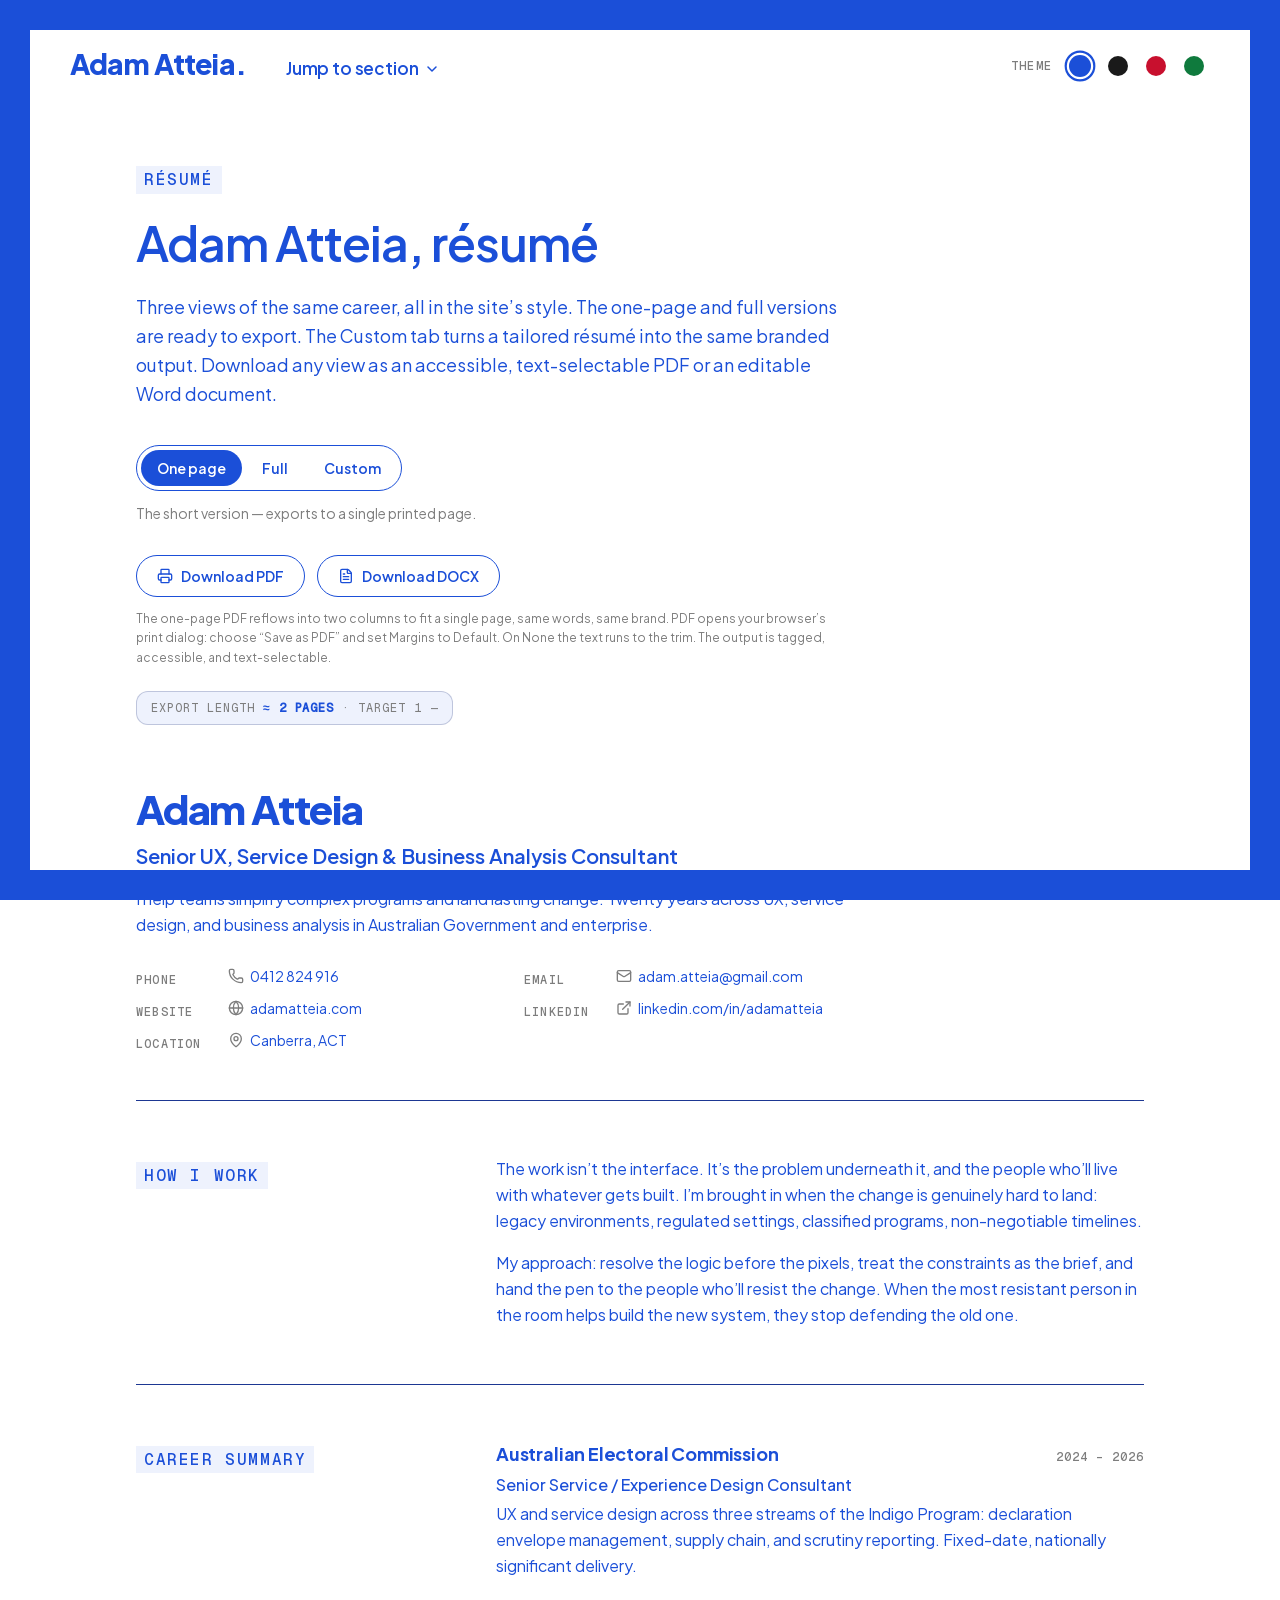
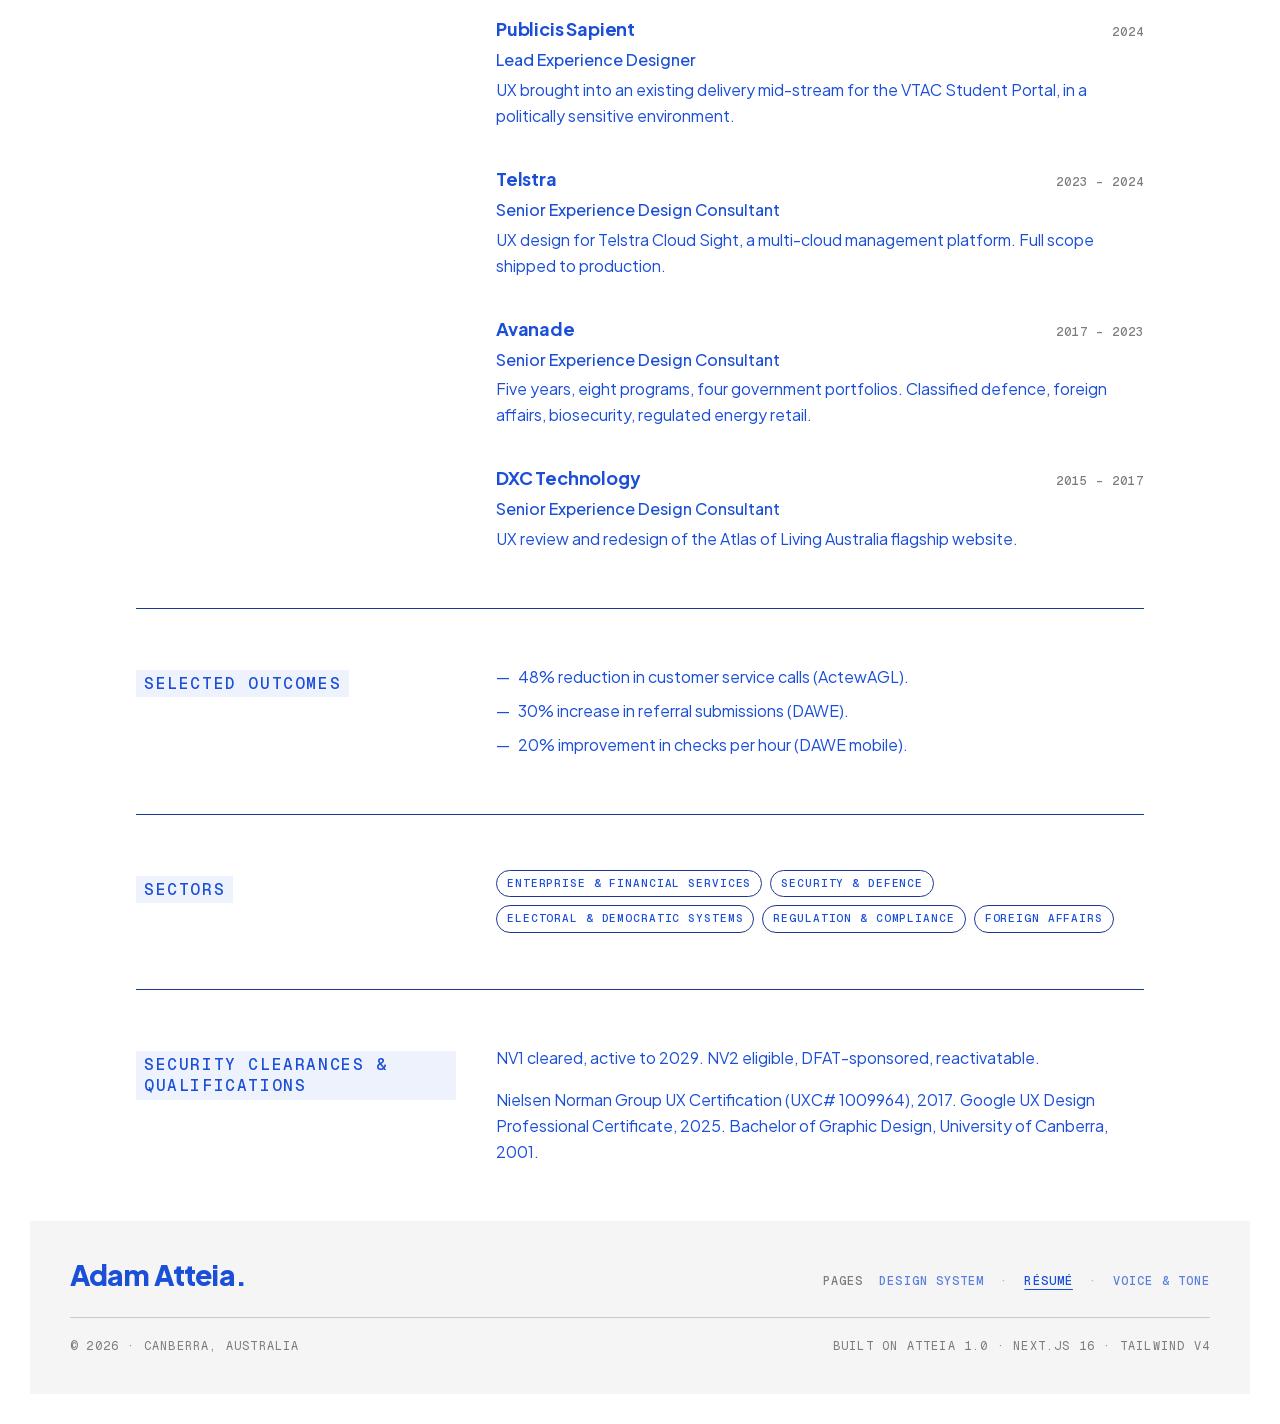
<file: resume/index.html>
<!DOCTYPE html><html lang="en-AU" class="plus_jakarta_sans_6ae0703a-module__xEkhoq__variable geist_mono_a74d3720-module__ylhdFq__variable h-full antialiased"><head><meta charSet="utf-8"/><meta name="viewport" content="width=device-width, initial-scale=1"/><link rel="preload" href="/_next/static/media/797e433ab948586e-s.p.08e28id.o-okb.woff2" as="font" crossorigin="" type="font/woff2"/><link rel="preload" href="/_next/static/media/fba5a26ea33df6a3-s.p.0eehd8tgys7nv.woff2" as="font" crossorigin="" type="font/woff2"/><link rel="stylesheet" href="/_next/static/chunks/057h_bjsfj__n.css" data-precedence="next"/><link rel="preload" as="script" fetchPriority="low" href="/_next/static/chunks/11kjahy2ntf0n.js"/><script src="/_next/static/chunks/0dgq26a5_oy.a.js" async=""></script><script src="/_next/static/chunks/0wb6jdvd3md34.js" async=""></script><script src="/_next/static/chunks/08dypk6wl8mhd.js" async=""></script><script src="/_next/static/chunks/turbopack-0~fq35t8c8e-y.js" async=""></script><script src="/_next/static/chunks/01xlw8hd842-c.js" async=""></script><script src="/_next/static/chunks/0d3shmwh5_nmn.js" async=""></script><script src="/_next/static/chunks/0~n5zktg.kxcp.js" async=""></script><script src="/_next/static/chunks/0dq7v7fbenorf.js" async=""></script><script src="/_next/static/chunks/0z7sqkso3oab-.js" async=""></script><meta name="next-size-adjust" content=""/><meta name="theme-color" content="#1B4FD8"/><title>Résumé — Adam Atteia</title><meta name="description" content="Adam Atteia&#x27;s résumé — one-page, full, and tailored views, each exportable as an accessible PDF or editable Word document."/><link rel="author" href="https://adamatteia.com"/><meta name="author" content="Adam Atteia"/><meta name="robots" content="noindex, follow"/><link rel="canonical" href="https://adamatteia.com/resume/"/><meta property="og:title" content="Adam Atteia, complex programs and lasting change"/><meta property="og:description" content="UX, service design, and business analysis for complex government and enterprise programs: security, electoral, regulatory, and foreign affairs. Twenty years, Canberra-based."/><meta property="og:url" content="https://adamatteia.com/"/><meta property="og:site_name" content="Adam Atteia"/><meta property="og:locale" content="en_AU"/><meta property="og:image" content="https://adamatteia.com/opengraph-image.png?e90568e1e9fac899"/><meta property="og:image:type" content="image/png"/><meta property="og:image:width" content="1200"/><meta property="og:image:height" content="630"/><meta property="og:image:alt" content="Adam Atteia, complex programs and lasting change. Twenty years across UX, service design, and business analysis in government and enterprise. adamatteia.com, Canberra ACT."/><meta property="og:type" content="article"/><meta property="article:published_time" content="2026-06-12T00:00:00+10:00"/><meta property="article:author" content="Adam Atteia"/><meta name="twitter:card" content="summary_large_image"/><meta name="twitter:title" content="Adam Atteia, complex programs and lasting change"/><meta name="twitter:description" content="UX, service design, and business analysis for complex government and enterprise programs: security, electoral, regulatory, and foreign affairs. Twenty years, Canberra-based."/><meta name="twitter:image" content="https://adamatteia.com/opengraph-image.png?e90568e1e9fac899"/><meta name="twitter:image:alt" content="Adam Atteia, complex programs and lasting change. Twenty years across UX, service design, and business analysis in government and enterprise. adamatteia.com, Canberra ACT."/><meta name="twitter:image:type" content="image/png"/><meta name="twitter:image:width" content="1200"/><meta name="twitter:image:height" content="630"/><link rel="icon" href="/favicon.ico" sizes="48x48"/><link rel="icon" href="/favicon-32x32.png" type="image/png" sizes="32x32"/><link rel="icon" href="/favicon-192x192.png" type="image/png" sizes="192x192"/><link rel="icon" href="/icon-512.png" type="image/png" sizes="512x512"/><link rel="apple-touch-icon" href="/apple-touch-icon.png"/><script>(function(){try{var known=["blue","black","red","green"];var t=localStorage.getItem("theme");if(known.indexOf(t)===-1){t="blue"}document.documentElement.setAttribute("data-theme",t)}catch(e){document.documentElement.setAttribute("data-theme","blue")}})();</script><script>(function(){try{var c=window.CSS;var ok=!!(c&&c.supports&&c.supports("color","color-mix(in srgb, red, blue)")&&typeof c.registerProperty==="function");if(!ok){document.documentElement.setAttribute("data-browser-unsupported","")}}catch(e){document.documentElement.setAttribute("data-browser-unsupported","")}})();</script><style>#browser-support-notice{display:none}html[data-browser-unsupported] #browser-support-notice{display:block}</style><script type="application/ld+json">{"@context":"https://schema.org","@type":"Person","name":"Adam Atteia","url":"https://adamatteia.com","email":"mailto:adam.atteia@gmail.com","jobTitle":["UX Designer","Service Designer","Business Analyst"],"address":{"@type":"PostalAddress","addressLocality":"Canberra","addressRegion":"ACT","addressCountry":"AU"},"sameAs":["https://www.linkedin.com/in/adamatteia"]}</script><script src="/_next/static/chunks/03~yq9q893hmn.js" noModule=""></script></head><body class="min-h-full flex flex-col"><div hidden=""><!--$--><!--/$--></div><div id="browser-support-notice" role="alert" style="box-sizing:border-box;width:100%;position:relative;z-index:2147483647;padding:14px 18px;background:#1B4FD8;color:#ffffff;font-family:system-ui, -apple-system, BlinkMacSystemFont, &#x27;Segoe UI&#x27;, Roboto, Arial, sans-serif;font-size:15px;line-height:1.5;text-align:center"><span style="display:block;max-width:52rem;margin:0 auto"><strong style="font-weight:700">Your browser is out of date.</strong> <!-- -->This page needs a more recent browser to display correctly. Please update your device’s software, or open it in the latest Safari, Chrome, Edge, or Firefox.</span></div><div aria-hidden="true"><div class="pointer-events-none fixed inset-x-0 top-0 z-50 h-[15px] bg-frame md:h-[30px]"></div><div class="pointer-events-none fixed inset-x-0 bottom-0 z-50 h-[15px] bg-frame md:h-[30px]"></div><div class="pointer-events-none fixed inset-y-0 left-0 z-50 w-[15px] bg-frame md:w-[30px]"></div><div class="pointer-events-none fixed inset-y-0 right-0 z-50 w-[15px] bg-frame md:w-[30px]"></div></div><div aria-hidden="true" class="pointer-events-none fixed right-[15px] top-0 z-30 flex h-screen w-[15px] justify-center pb-24 pt-16 md:right-[30px] md:w-[30px] md:pb-28 md:pt-20"><div class="h-full w-[2px] origin-top bg-frame md:w-[3px]" style="transform:scaleY(0)"></div></div><header id="top" class="relative z-[45] scroll-mt-[15px] bg-background md:scroll-mt-[30px]"><div aria-hidden="true" style="height:0" class="pointer-events-none absolute inset-x-0 top-0 z-10 overflow-hidden"><div style="transform:translateY(-100vh)" class="min-h-screen bg-primary transition-transform duration-500 ease-[cubic-bezier(0.22,1,0.36,1)] will-change-transform"></div></div><div id="section-menu" inert="" class="absolute inset-x-0 top-full z-[15] overflow-hidden pointer-events-none"><div style="transform:translateY(-100vh)" class="text-primary-foreground transition-transform duration-500 ease-[cubic-bezier(0.22,1,0.36,1)] will-change-transform"><div style="max-height:calc(100dvh - 30px)" class="mx-auto w-full max-w-[78rem] overflow-y-auto overscroll-contain px-6 pb-12 pt-2 sm:px-10 md:pb-16"><nav aria-label="Sections"><a href="#how-i-work" class="flex items-baseline gap-5 border-t border-primary-foreground/25 py-5 transition-opacity last:border-b hover:opacity-70"><span class="font-mono text-xs tabular-nums opacity-70">01</span><span class="text-3xl font-semibold tracking-[-0.02em] md:text-4xl">How I work</span></a><a href="#career-summary" class="flex items-baseline gap-5 border-t border-primary-foreground/25 py-5 transition-opacity last:border-b hover:opacity-70"><span class="font-mono text-xs tabular-nums opacity-70">02</span><span class="text-3xl font-semibold tracking-[-0.02em] md:text-4xl">Career summary</span></a><a href="#outcomes" class="flex items-baseline gap-5 border-t border-primary-foreground/25 py-5 transition-opacity last:border-b hover:opacity-70"><span class="font-mono text-xs tabular-nums opacity-70">03</span><span class="text-3xl font-semibold tracking-[-0.02em] md:text-4xl">Selected outcomes</span></a><a href="#sectors" class="flex items-baseline gap-5 border-t border-primary-foreground/25 py-5 transition-opacity last:border-b hover:opacity-70"><span class="font-mono text-xs tabular-nums opacity-70">04</span><span class="text-3xl font-semibold tracking-[-0.02em] md:text-4xl">Sectors</span></a><a href="#credentials" class="flex items-baseline gap-5 border-t border-primary-foreground/25 py-5 transition-opacity last:border-b hover:opacity-70"><span class="font-mono text-xs tabular-nums opacity-70">05</span><span class="text-3xl font-semibold tracking-[-0.02em] md:text-4xl">Security clearances &amp; qualifications</span></a></nav><div class="flex items-center justify-between border-b border-primary-foreground/25 py-5 sm:hidden"><span aria-hidden="true" class="font-mono text-xs font-medium uppercase tracking-[0.1em] text-primary-foreground/70">Theme</span><div role="radiogroup" aria-label="Colour theme" class="flex items-center gap-1 sm:gap-1.5"><button type="button" role="radio" aria-checked="true" aria-label="Blue" tabindex="0" class="inline-flex h-6 w-6 items-center justify-center rounded-full sm:h-8 sm:w-8"><span aria-hidden="true" style="background-color:#1B4FD8" class="h-3.5 w-3.5 rounded-full ring-offset-2 transition-transform duration-200 motion-reduce:transition-none sm:h-5 sm:w-5 hover:scale-110 motion-reduce:hover:scale-100 scale-110 ring-2 ring-primary-foreground ring-offset-primary"></span></button><button type="button" role="radio" aria-checked="false" aria-label="Black" tabindex="-1" class="inline-flex h-6 w-6 items-center justify-center rounded-full sm:h-8 sm:w-8"><span aria-hidden="true" style="background-color:#1A1A1A" class="h-3.5 w-3.5 rounded-full ring-offset-2 transition-transform duration-200 motion-reduce:transition-none sm:h-5 sm:w-5 hover:scale-110 motion-reduce:hover:scale-100 ring-primary-foreground ring-offset-primary"></span></button><button type="button" role="radio" aria-checked="false" aria-label="Red" tabindex="-1" class="inline-flex h-6 w-6 items-center justify-center rounded-full sm:h-8 sm:w-8"><span aria-hidden="true" style="background-color:#C8102E" class="h-3.5 w-3.5 rounded-full ring-offset-2 transition-transform duration-200 motion-reduce:transition-none sm:h-5 sm:w-5 hover:scale-110 motion-reduce:hover:scale-100 ring-primary-foreground ring-offset-primary"></span></button><button type="button" role="radio" aria-checked="false" aria-label="Green" tabindex="-1" class="inline-flex h-6 w-6 items-center justify-center rounded-full sm:h-8 sm:w-8"><span aria-hidden="true" style="background-color:#0F7A3D" class="h-3.5 w-3.5 rounded-full ring-offset-2 transition-transform duration-200 motion-reduce:transition-none sm:h-5 sm:w-5 hover:scale-110 motion-reduce:hover:scale-100 ring-primary-foreground ring-offset-primary"></span></button></div></div></div></div></div><div class="mx-auto flex w-full max-w-[78rem] items-center justify-between gap-3 px-6 py-5 sm:gap-6 sm:px-10 relative z-20"><div class="flex items-baseline gap-6 md:gap-10"><a href="#top" aria-label="Adam Atteia — back to top" class="whitespace-nowrap text-[clamp(1.25rem,6.15vw,1.75rem)] font-extrabold leading-none tracking-[-0.03em] text-primary">Adam Atteia<span aria-hidden="true">.</span></a><button type="button" aria-expanded="false" aria-controls="section-menu" class="hidden items-baseline gap-1.5 text-[17px] font-semibold tracking-[-0.01em] hover:opacity-70 md:inline-flex transition-colors duration-200 text-primary">Jump to section<svg xmlns="http://www.w3.org/2000/svg" width="24" height="24" viewBox="0 0 24 24" fill="none" stroke="currentColor" stroke-width="2.25" stroke-linecap="round" stroke-linejoin="round" class="lucide lucide-chevron-down h-4 w-4 self-center" aria-hidden="true"><path d="m6 9 6 6 6-6"></path></svg></button></div><div class="flex items-center gap-2 sm:gap-3"><span aria-hidden="true" class="hidden font-mono text-xs font-medium uppercase tracking-[0.1em] transition-colors duration-200 sm:inline text-muted-foreground">Theme</span><div role="radiogroup" aria-label="Colour theme" class="flex items-center gap-1 sm:gap-1.5"><button type="button" role="radio" aria-checked="true" aria-label="Blue" tabindex="0" class="inline-flex h-6 w-6 items-center justify-center rounded-full sm:h-8 sm:w-8"><span aria-hidden="true" style="background-color:#1B4FD8" class="h-3.5 w-3.5 rounded-full ring-offset-2 transition-transform duration-200 motion-reduce:transition-none sm:h-5 sm:w-5 hover:scale-110 motion-reduce:hover:scale-100 scale-110 ring-2 ring-foreground ring-offset-background"></span></button><button type="button" role="radio" aria-checked="false" aria-label="Black" tabindex="-1" class="inline-flex h-6 w-6 items-center justify-center rounded-full sm:h-8 sm:w-8"><span aria-hidden="true" style="background-color:#1A1A1A" class="h-3.5 w-3.5 rounded-full ring-offset-2 transition-transform duration-200 motion-reduce:transition-none sm:h-5 sm:w-5 hover:scale-110 motion-reduce:hover:scale-100 ring-foreground ring-offset-background"></span></button><button type="button" role="radio" aria-checked="false" aria-label="Red" tabindex="-1" class="inline-flex h-6 w-6 items-center justify-center rounded-full sm:h-8 sm:w-8"><span aria-hidden="true" style="background-color:#C8102E" class="h-3.5 w-3.5 rounded-full ring-offset-2 transition-transform duration-200 motion-reduce:transition-none sm:h-5 sm:w-5 hover:scale-110 motion-reduce:hover:scale-100 ring-foreground ring-offset-background"></span></button><button type="button" role="radio" aria-checked="false" aria-label="Green" tabindex="-1" class="inline-flex h-6 w-6 items-center justify-center rounded-full sm:h-8 sm:w-8"><span aria-hidden="true" style="background-color:#0F7A3D" class="h-3.5 w-3.5 rounded-full ring-offset-2 transition-transform duration-200 motion-reduce:transition-none sm:h-5 sm:w-5 hover:scale-110 motion-reduce:hover:scale-100 ring-foreground ring-offset-background"></span></button></div><button type="button" aria-expanded="false" aria-controls="section-menu" aria-label="Jump to section" class="inline-flex h-10 w-10 items-center justify-center rounded-full border transition-colors md:hidden border-primary text-primary hover:bg-primary hover:text-primary-foreground"><svg xmlns="http://www.w3.org/2000/svg" width="24" height="24" viewBox="0 0 24 24" fill="none" stroke="currentColor" stroke-width="1.75" stroke-linecap="round" stroke-linejoin="round" class="lucide lucide-menu h-5 w-5" aria-hidden="true"><path d="M4 5h16"></path><path d="M4 12h16"></path><path d="M4 19h16"></path></svg></button></div></div></header><main class="flex-1"><div class="resume-page-container mx-auto w-full max-w-[68rem] px-6 sm:px-10"><div data-print-hide="true" class="py-12 md:py-16"><span class="section-eyebrow">Résumé</span><h1 class="mt-6 max-w-[20ch] text-balance text-[2.25rem] font-semibold leading-[1.04] tracking-[-0.02em] sm:text-5xl">Adam Atteia, résumé</h1><p class="mt-6 max-w-[44rem] text-lg leading-relaxed text-foreground">Three views of the same career, all in the site’s style. The one-page and full versions are ready to export. The Custom tab turns a tailored résumé into the same branded output. Download any view as an accessible, text-selectable PDF or an editable Word document.</p><div role="tablist" aria-label="Resume view" class="mt-9 inline-flex flex-wrap gap-1 rounded-full border border-primary p-1"><button type="button" role="tab" aria-selected="true" class="rounded-full px-4 py-2 text-sm font-semibold transition-colors bg-primary text-primary-foreground">One page</button><button type="button" role="tab" aria-selected="false" class="rounded-full px-4 py-2 text-sm font-semibold transition-colors text-primary hover:bg-secondary">Full</button><button type="button" role="tab" aria-selected="false" class="rounded-full px-4 py-2 text-sm font-semibold transition-colors text-primary hover:bg-secondary">Custom</button></div><p class="mt-3 text-sm text-muted-foreground">The short version — exports to a single printed page.</p><div class="mt-8 flex flex-wrap items-center gap-3"><button type="button" class="inline-flex items-center gap-2 rounded-full border border-primary px-5 py-2.5 text-sm font-semibold text-primary transition-colors hover:bg-primary hover:text-primary-foreground disabled:cursor-not-allowed disabled:opacity-50 disabled:hover:bg-transparent disabled:hover:text-primary"><svg xmlns="http://www.w3.org/2000/svg" width="24" height="24" viewBox="0 0 24 24" fill="none" stroke="currentColor" stroke-width="2" stroke-linecap="round" stroke-linejoin="round" class="lucide lucide-printer h-4 w-4" aria-hidden="true"><path d="M6 18H4a2 2 0 0 1-2-2v-5a2 2 0 0 1 2-2h16a2 2 0 0 1 2 2v5a2 2 0 0 1-2 2h-2"></path><path d="M6 9V3a1 1 0 0 1 1-1h10a1 1 0 0 1 1 1v6"></path><rect x="6" y="14" width="12" height="8" rx="1"></rect></svg>Download PDF</button><button type="button" class="inline-flex items-center gap-2 rounded-full border border-primary px-5 py-2.5 text-sm font-semibold text-primary transition-colors hover:bg-primary hover:text-primary-foreground disabled:cursor-not-allowed disabled:opacity-50 disabled:hover:bg-transparent disabled:hover:text-primary"><svg xmlns="http://www.w3.org/2000/svg" width="24" height="24" viewBox="0 0 24 24" fill="none" stroke="currentColor" stroke-width="2" stroke-linecap="round" stroke-linejoin="round" class="lucide lucide-file-text h-4 w-4" aria-hidden="true"><path d="M6 22a2 2 0 0 1-2-2V4a2 2 0 0 1 2-2h8a2.4 2.4 0 0 1 1.704.706l3.588 3.588A2.4 2.4 0 0 1 20 8v12a2 2 0 0 1-2 2z"></path><path d="M14 2v5a1 1 0 0 0 1 1h5"></path><path d="M10 9H8"></path><path d="M16 13H8"></path><path d="M16 17H8"></path></svg>Download DOCX</button></div><p class="mt-3 max-w-[44rem] text-xs leading-relaxed text-muted-foreground">The one-page PDF reflows into two columns to fit a single page, same words, same brand. <!-- -->PDF opens your browser’s print dialog: choose “Save as PDF” and set Margins to Default. On None the text runs to the trim. The output is tagged, accessible, and text-selectable.</p><div aria-live="polite" class="mt-6 inline-flex items-center gap-2 rounded-md border border-border bg-secondary px-3.5 py-2 font-mono text-xs uppercase tracking-[0.08em] text-foreground"><span class="text-muted-foreground">Export length</span><span class="font-semibold">measuring…</span></div></div><div class="print:hidden"><article data-resume-doc="true" class="resume-doc"><header class="pb-10 md:pb-12"><h1 class="font-extrabold tracking-[-0.03em] text-[2rem] leading-[1.02] sm:text-[2.5rem]">Adam Atteia</h1><p class="font-semibold text-foreground mt-3 max-w-[44rem] text-lg md:text-xl">Senior UX, Service Design &amp; Business Analysis Consultant</p><p class="text-foreground mt-4 max-w-[46rem] text-base leading-relaxed">I help teams simplify complex programs and land lasting change. Twenty years across UX, service design, and business analysis in Australian Government and enterprise.</p><dl class="mt-7 grid grid-cols-1 gap-x-10 gap-y-2.5 text-sm sm:grid-cols-2 md:max-w-[46rem]"><div class="flex items-baseline gap-3"><dt class="w-20 shrink-0 font-mono text-xs font-medium uppercase tracking-[0.1em] text-muted-foreground">Phone</dt><dd class="min-w-0"><a href="tel:+61412824916" class="text-foreground transition-colors hover:text-[var(--fg-link-hover)]"><span class="flex items-center gap-1.5"><span class="text-muted-foreground [&amp;&gt;svg]:h-4 [&amp;&gt;svg]:w-4"><svg xmlns="http://www.w3.org/2000/svg" width="24" height="24" viewBox="0 0 24 24" fill="none" stroke="currentColor" stroke-width="2" stroke-linecap="round" stroke-linejoin="round" class="lucide lucide-phone" aria-hidden="true"><path d="M13.832 16.568a1 1 0 0 0 1.213-.303l.355-.465A2 2 0 0 1 17 15h3a2 2 0 0 1 2 2v3a2 2 0 0 1-2 2A18 18 0 0 1 2 4a2 2 0 0 1 2-2h3a2 2 0 0 1 2 2v3a2 2 0 0 1-.8 1.6l-.468.351a1 1 0 0 0-.292 1.233 14 14 0 0 0 6.392 6.384"></path></svg></span><span>0412 824 916</span></span></a></dd></div><div class="flex items-baseline gap-3"><dt class="w-20 shrink-0 font-mono text-xs font-medium uppercase tracking-[0.1em] text-muted-foreground">Email</dt><dd class="min-w-0"><a href="mailto:adam.atteia@gmail.com" class="text-foreground transition-colors hover:text-[var(--fg-link-hover)]"><span class="flex items-center gap-1.5"><span class="text-muted-foreground [&amp;&gt;svg]:h-4 [&amp;&gt;svg]:w-4"><svg xmlns="http://www.w3.org/2000/svg" width="24" height="24" viewBox="0 0 24 24" fill="none" stroke="currentColor" stroke-width="2" stroke-linecap="round" stroke-linejoin="round" class="lucide lucide-mail" aria-hidden="true"><path d="m22 7-8.991 5.727a2 2 0 0 1-2.009 0L2 7"></path><rect x="2" y="4" width="20" height="16" rx="2"></rect></svg></span><span>adam.atteia@gmail.com</span></span></a></dd></div><div class="flex items-baseline gap-3"><dt class="w-20 shrink-0 font-mono text-xs font-medium uppercase tracking-[0.1em] text-muted-foreground">Website</dt><dd class="min-w-0"><a href="https://adamatteia.com" class="text-foreground transition-colors hover:text-[var(--fg-link-hover)]"><span class="flex items-center gap-1.5"><span class="text-muted-foreground [&amp;&gt;svg]:h-4 [&amp;&gt;svg]:w-4"><svg xmlns="http://www.w3.org/2000/svg" width="24" height="24" viewBox="0 0 24 24" fill="none" stroke="currentColor" stroke-width="2" stroke-linecap="round" stroke-linejoin="round" class="lucide lucide-globe" aria-hidden="true"><circle cx="12" cy="12" r="10"></circle><path d="M12 2a14.5 14.5 0 0 0 0 20 14.5 14.5 0 0 0 0-20"></path><path d="M2 12h20"></path></svg></span><span>adamatteia.com</span></span></a></dd></div><div class="flex items-baseline gap-3"><dt class="w-20 shrink-0 font-mono text-xs font-medium uppercase tracking-[0.1em] text-muted-foreground">LinkedIn</dt><dd class="min-w-0"><a href="https://www.linkedin.com/in/adamatteia" class="text-foreground transition-colors hover:text-[var(--fg-link-hover)]"><span class="flex items-center gap-1.5"><span class="text-muted-foreground [&amp;&gt;svg]:h-4 [&amp;&gt;svg]:w-4"><svg xmlns="http://www.w3.org/2000/svg" width="24" height="24" viewBox="0 0 24 24" fill="none" stroke="currentColor" stroke-width="2" stroke-linecap="round" stroke-linejoin="round" class="lucide lucide-external-link" aria-hidden="true"><path d="M15 3h6v6"></path><path d="M10 14 21 3"></path><path d="M18 13v6a2 2 0 0 1-2 2H5a2 2 0 0 1-2-2V8a2 2 0 0 1 2-2h6"></path></svg></span><span>linkedin.com/in/adamatteia</span></span></a></dd></div><div class="flex items-baseline gap-3"><dt class="w-20 shrink-0 font-mono text-xs font-medium uppercase tracking-[0.1em] text-muted-foreground">Location</dt><dd class="min-w-0"><span class="text-foreground"><span class="flex items-center gap-1.5"><span class="text-muted-foreground [&amp;&gt;svg]:h-4 [&amp;&gt;svg]:w-4"><svg xmlns="http://www.w3.org/2000/svg" width="24" height="24" viewBox="0 0 24 24" fill="none" stroke="currentColor" stroke-width="2" stroke-linecap="round" stroke-linejoin="round" class="lucide lucide-map-pin" aria-hidden="true"><path d="M20 10c0 4.993-5.539 10.193-7.399 11.799a1 1 0 0 1-1.202 0C9.539 20.193 4 14.993 4 10a8 8 0 0 1 16 0"></path><circle cx="12" cy="10" r="3"></circle></svg></span><span>Canberra, ACT</span></span></span></dd></div></dl></header><div><section id="how-i-work" aria-labelledby="how-i-work-heading" class="scroll-mt-[15px] md:scroll-mt-[30px]"><div class="relative grid grid-cols-1 gap-x-10 gap-y-5 py-10 md:py-14 md:grid-cols-[20rem_1fr] resume-spec-row"><span aria-hidden="true" data-reveal="rule" class="absolute inset-x-0 top-0 h-px origin-left bg-border-strong"></span><div data-reveal="rise" class="font-mono text-xs font-medium uppercase tracking-[0.1em] text-muted-foreground md:pt-1.5"><h2 id="how-i-work-heading" class="section-eyebrow self-start">How I work</h2></div><div data-reveal="rise" style="--reveal-delay:80ms" class="relative min-w-0"><div class="flex max-w-[48rem] flex-col text-foreground gap-4 text-base leading-relaxed"><p>The work isn’t the interface. It’s the problem underneath it, and the people who’ll live with whatever gets built. I’m brought in when the change is genuinely hard to land: legacy environments, regulated settings, classified programs, non-negotiable timelines.</p><p>My approach: resolve the logic before the pixels, treat the constraints as the brief, and hand the pen to the people who’ll resist the change. When the most resistant person in the room helps build the new system, they stop defending the old one.</p></div></div></div></section><section id="career-summary" aria-labelledby="career-summary-heading" class="scroll-mt-[15px] md:scroll-mt-[30px]"><div class="relative grid grid-cols-1 gap-x-10 gap-y-5 py-10 md:py-14 md:grid-cols-[20rem_1fr] resume-spec-row"><span aria-hidden="true" data-reveal="rule" class="absolute inset-x-0 top-0 h-px origin-left bg-border-strong"></span><div data-reveal="rise" class="font-mono text-xs font-medium uppercase tracking-[0.1em] text-muted-foreground md:pt-1.5"><h2 id="career-summary-heading" class="section-eyebrow self-start">Career summary</h2></div><div data-reveal="rise" style="--reveal-delay:80ms" class="relative min-w-0"><div class="flex max-w-[50rem] flex-col gap-9"><div class="flex flex-col gap-1"><div class="flex flex-col gap-x-4 gap-y-0.5 sm:flex-row sm:items-baseline sm:justify-between"><h3 class="font-bold tracking-[-0.01em] text-foreground text-lg">Australian Electoral Commission</h3><span class="font-mono font-medium uppercase tracking-[0.08em] text-muted-foreground text-xs">2024 – 2026</span></div><p data-keep-next="true" class="font-medium text-foreground">Senior Service / Experience Design Consultant</p><p class="text-foreground text-base leading-relaxed">UX and service design across three streams of the Indigo Program: declaration envelope management, supply chain, and scrutiny reporting. Fixed-date, nationally significant delivery.</p></div><div class="flex flex-col gap-1"><div class="flex flex-col gap-x-4 gap-y-0.5 sm:flex-row sm:items-baseline sm:justify-between"><h3 class="font-bold tracking-[-0.01em] text-foreground text-lg">Publicis Sapient</h3><span class="font-mono font-medium uppercase tracking-[0.08em] text-muted-foreground text-xs">2024</span></div><p data-keep-next="true" class="font-medium text-foreground">Lead Experience Designer</p><p class="text-foreground text-base leading-relaxed">UX brought into an existing delivery mid-stream for the VTAC Student Portal, in a politically sensitive environment.</p></div><div class="flex flex-col gap-1"><div class="flex flex-col gap-x-4 gap-y-0.5 sm:flex-row sm:items-baseline sm:justify-between"><h3 class="font-bold tracking-[-0.01em] text-foreground text-lg">Telstra</h3><span class="font-mono font-medium uppercase tracking-[0.08em] text-muted-foreground text-xs">2023 – 2024</span></div><p data-keep-next="true" class="font-medium text-foreground">Senior Experience Design Consultant</p><p class="text-foreground text-base leading-relaxed">UX design for Telstra Cloud Sight, a multi-cloud management platform. Full scope shipped to production.</p></div><div class="flex flex-col gap-1"><div class="flex flex-col gap-x-4 gap-y-0.5 sm:flex-row sm:items-baseline sm:justify-between"><h3 class="font-bold tracking-[-0.01em] text-foreground text-lg">Avanade</h3><span class="font-mono font-medium uppercase tracking-[0.08em] text-muted-foreground text-xs">2017 – 2023</span></div><p data-keep-next="true" class="font-medium text-foreground">Senior Experience Design Consultant</p><p class="text-foreground text-base leading-relaxed">Five years, eight programs, four government portfolios. Classified defence, foreign affairs, biosecurity, regulated energy retail.</p></div><div class="flex flex-col gap-1"><div class="flex flex-col gap-x-4 gap-y-0.5 sm:flex-row sm:items-baseline sm:justify-between"><h3 class="font-bold tracking-[-0.01em] text-foreground text-lg">DXC Technology</h3><span class="font-mono font-medium uppercase tracking-[0.08em] text-muted-foreground text-xs">2015 – 2017</span></div><p data-keep-next="true" class="font-medium text-foreground">Senior Experience Design Consultant</p><p class="text-foreground text-base leading-relaxed">UX review and redesign of the Atlas of Living Australia flagship website.</p></div></div></div></div></section><section id="outcomes" aria-labelledby="outcomes-heading" class="scroll-mt-[15px] md:scroll-mt-[30px]"><div class="relative grid grid-cols-1 gap-x-10 gap-y-5 py-10 md:py-14 md:grid-cols-[20rem_1fr] resume-spec-row"><span aria-hidden="true" data-reveal="rule" class="absolute inset-x-0 top-0 h-px origin-left bg-border-strong"></span><div data-reveal="rise" class="font-mono text-xs font-medium uppercase tracking-[0.1em] text-muted-foreground md:pt-1.5"><h2 id="outcomes-heading" class="section-eyebrow self-start">Selected outcomes</h2></div><div data-reveal="rise" style="--reveal-delay:80ms" class="relative min-w-0"><ul class="flex flex-col text-foreground gap-2 text-base leading-relaxed max-w-[48rem]"><li class="flex gap-2"><span aria-hidden="true" class="select-none text-primary">—</span><span class="min-w-0">48% reduction in customer service calls (ActewAGL).</span></li><li class="flex gap-2"><span aria-hidden="true" class="select-none text-primary">—</span><span class="min-w-0">30% increase in referral submissions (DAWE).</span></li><li class="flex gap-2"><span aria-hidden="true" class="select-none text-primary">—</span><span class="min-w-0">20% improvement in checks per hour (DAWE mobile).</span></li></ul></div></div></section><section id="sectors" aria-labelledby="sectors-heading" class="scroll-mt-[15px] md:scroll-mt-[30px]"><div class="relative grid grid-cols-1 gap-x-10 gap-y-5 py-10 md:py-14 md:grid-cols-[20rem_1fr] resume-spec-row"><span aria-hidden="true" data-reveal="rule" class="absolute inset-x-0 top-0 h-px origin-left bg-border-strong"></span><div data-reveal="rise" class="font-mono text-xs font-medium uppercase tracking-[0.1em] text-muted-foreground md:pt-1.5"><h2 id="sectors-heading" class="section-eyebrow self-start">Sectors</h2></div><div data-reveal="rise" style="--reveal-delay:80ms" class="relative min-w-0"><div class="flex flex-wrap gap-2"><span class="inline-flex items-center gap-1.5 rounded-full border border-border-strong px-2.5 py-1 font-mono text-[0.6875rem] font-medium uppercase tracking-[0.08em] text-primary">Enterprise &amp; Financial Services</span><span class="inline-flex items-center gap-1.5 rounded-full border border-border-strong px-2.5 py-1 font-mono text-[0.6875rem] font-medium uppercase tracking-[0.08em] text-primary">Security &amp; Defence</span><span class="inline-flex items-center gap-1.5 rounded-full border border-border-strong px-2.5 py-1 font-mono text-[0.6875rem] font-medium uppercase tracking-[0.08em] text-primary">Electoral &amp; Democratic Systems</span><span class="inline-flex items-center gap-1.5 rounded-full border border-border-strong px-2.5 py-1 font-mono text-[0.6875rem] font-medium uppercase tracking-[0.08em] text-primary">Regulation &amp; Compliance</span><span class="inline-flex items-center gap-1.5 rounded-full border border-border-strong px-2.5 py-1 font-mono text-[0.6875rem] font-medium uppercase tracking-[0.08em] text-primary">Foreign Affairs</span></div></div></div></section><section id="credentials" aria-labelledby="credentials-heading" class="scroll-mt-[15px] md:scroll-mt-[30px]"><div class="relative grid grid-cols-1 gap-x-10 gap-y-5 py-10 md:py-14 md:grid-cols-[20rem_1fr] resume-spec-row"><span aria-hidden="true" data-reveal="rule" class="absolute inset-x-0 top-0 h-px origin-left bg-border-strong"></span><div data-reveal="rise" class="font-mono text-xs font-medium uppercase tracking-[0.1em] text-muted-foreground md:pt-1.5"><h2 id="credentials-heading" class="section-eyebrow self-start">Security clearances &amp; qualifications</h2></div><div data-reveal="rise" style="--reveal-delay:80ms" class="relative min-w-0"><div class="flex max-w-[48rem] flex-col text-foreground gap-4 text-base leading-relaxed"><p>NV1 cleared, active to 2029. NV2 eligible, DFAT-sponsored, reactivatable.</p><p>Nielsen Norman Group UX Certification (UXC# 1009964), 2017. Google UX Design Professional Certificate, 2025. Bachelor of Graphic Design, University of Canberra, 2001.</p></div></div></div></section></div></article></div><article data-resume-sheet="true" class="resume-sheet text-foreground hidden print:block"><div aria-hidden="true" class="mb-5 h-[3px] bg-primary"></div><header class="pb-4"><h1 class="font-extrabold tracking-[-0.03em] text-[1.95rem] leading-[1.04]">Adam Atteia</h1><p class="font-semibold text-foreground mt-1 text-[1.05rem]">Senior UX, Service Design &amp; Business Analysis Consultant</p><p class="text-foreground mt-2 text-[0.95rem] leading-[1.45]">I help teams simplify complex programs and land lasting change. Twenty years across UX, service design, and business analysis in Australian Government and enterprise.</p><div class="mt-3 flex flex-col gap-1 text-[0.86rem] text-foreground"><ul class="flex list-none flex-wrap gap-x-5 gap-y-1"><li><a href="tel:+61412824916" class="text-foreground transition-colors hover:text-[var(--fg-link-hover)]"><span class="flex items-center gap-1.5"><span class="text-muted-foreground [&amp;&gt;svg]:h-3 [&amp;&gt;svg]:w-3"><svg xmlns="http://www.w3.org/2000/svg" width="24" height="24" viewBox="0 0 24 24" fill="none" stroke="currentColor" stroke-width="2" stroke-linecap="round" stroke-linejoin="round" class="lucide lucide-phone" aria-hidden="true"><path d="M13.832 16.568a1 1 0 0 0 1.213-.303l.355-.465A2 2 0 0 1 17 15h3a2 2 0 0 1 2 2v3a2 2 0 0 1-2 2A18 18 0 0 1 2 4a2 2 0 0 1 2-2h3a2 2 0 0 1 2 2v3a2 2 0 0 1-.8 1.6l-.468.351a1 1 0 0 0-.292 1.233 14 14 0 0 0 6.392 6.384"></path></svg></span><span>0412 824 916</span></span></a></li><li><a href="mailto:adam.atteia@gmail.com" class="text-foreground transition-colors hover:text-[var(--fg-link-hover)]"><span class="flex items-center gap-1.5"><span class="text-muted-foreground [&amp;&gt;svg]:h-3 [&amp;&gt;svg]:w-3"><svg xmlns="http://www.w3.org/2000/svg" width="24" height="24" viewBox="0 0 24 24" fill="none" stroke="currentColor" stroke-width="2" stroke-linecap="round" stroke-linejoin="round" class="lucide lucide-mail" aria-hidden="true"><path d="m22 7-8.991 5.727a2 2 0 0 1-2.009 0L2 7"></path><rect x="2" y="4" width="20" height="16" rx="2"></rect></svg></span><span>adam.atteia@gmail.com</span></span></a></li><li><a href="https://adamatteia.com" class="text-foreground transition-colors hover:text-[var(--fg-link-hover)]"><span class="flex items-center gap-1.5"><span class="text-muted-foreground [&amp;&gt;svg]:h-3 [&amp;&gt;svg]:w-3"><svg xmlns="http://www.w3.org/2000/svg" width="24" height="24" viewBox="0 0 24 24" fill="none" stroke="currentColor" stroke-width="2" stroke-linecap="round" stroke-linejoin="round" class="lucide lucide-globe" aria-hidden="true"><circle cx="12" cy="12" r="10"></circle><path d="M12 2a14.5 14.5 0 0 0 0 20 14.5 14.5 0 0 0 0-20"></path><path d="M2 12h20"></path></svg></span><span>adamatteia.com</span></span></a></li></ul><ul class="flex list-none flex-wrap gap-x-5 gap-y-1"><li><a href="https://www.linkedin.com/in/adamatteia" class="text-foreground transition-colors hover:text-[var(--fg-link-hover)]"><span class="flex items-center gap-1.5"><span class="text-muted-foreground [&amp;&gt;svg]:h-3 [&amp;&gt;svg]:w-3"><svg xmlns="http://www.w3.org/2000/svg" width="24" height="24" viewBox="0 0 24 24" fill="none" stroke="currentColor" stroke-width="2" stroke-linecap="round" stroke-linejoin="round" class="lucide lucide-external-link" aria-hidden="true"><path d="M15 3h6v6"></path><path d="M10 14 21 3"></path><path d="M18 13v6a2 2 0 0 1-2 2H5a2 2 0 0 1-2-2V8a2 2 0 0 1 2-2h6"></path></svg></span><span>linkedin.com/in/adamatteia</span></span></a></li><li><span class="text-foreground"><span class="flex items-center gap-1.5"><span class="text-muted-foreground [&amp;&gt;svg]:h-3 [&amp;&gt;svg]:w-3"><svg xmlns="http://www.w3.org/2000/svg" width="24" height="24" viewBox="0 0 24 24" fill="none" stroke="currentColor" stroke-width="2" stroke-linecap="round" stroke-linejoin="round" class="lucide lucide-map-pin" aria-hidden="true"><path d="M20 10c0 4.993-5.539 10.193-7.399 11.799a1 1 0 0 1-1.202 0C9.539 20.193 4 14.993 4 10a8 8 0 0 1 16 0"></path><circle cx="12" cy="10" r="3"></circle></svg></span><span>Canberra, ACT</span></span></span></li></ul></div></header><div class="resume-sheet-grid grid grid-cols-1 gap-x-7 sm:grid-cols-2"><div class="resume-sheet-col"><section class="resume-sheet-section mb-4 break-inside-avoid last:mb-0"><h2 class="mb-2 border-t border-border-strong pt-2.5"><span class="inline-block bg-secondary px-[0.5em] py-[0.18em] font-mono text-[0.72rem] font-medium uppercase leading-[1.35] tracking-[0.1em] text-foreground [-webkit-box-decoration-break:clone] [box-decoration-break:clone]">Career summary</span></h2><div class="flex max-w-[50rem] flex-col gap-4"><div class="flex flex-col gap-1"><div class="flex flex-col gap-0.5"><span class="font-mono font-medium uppercase tracking-[0.08em] text-muted-foreground text-[0.72rem]">2024 – 2026</span><h3 class="font-bold tracking-[-0.01em] text-foreground text-[1.05rem]">Australian Electoral Commission</h3></div><p data-keep-next="true" class="font-medium text-foreground text-[0.92rem]">Senior Service / Experience Design Consultant</p><p class="text-foreground text-[0.92rem] leading-[1.5]">UX and service design across three streams of the Indigo Program: declaration envelope management, supply chain, and scrutiny reporting. Fixed-date, nationally significant delivery.</p></div><div class="flex flex-col gap-1"><div class="flex flex-col gap-0.5"><span class="font-mono font-medium uppercase tracking-[0.08em] text-muted-foreground text-[0.72rem]">2024</span><h3 class="font-bold tracking-[-0.01em] text-foreground text-[1.05rem]">Publicis Sapient</h3></div><p data-keep-next="true" class="font-medium text-foreground text-[0.92rem]">Lead Experience Designer</p><p class="text-foreground text-[0.92rem] leading-[1.5]">UX brought into an existing delivery mid-stream for the VTAC Student Portal, in a politically sensitive environment.</p></div><div class="flex flex-col gap-1"><div class="flex flex-col gap-0.5"><span class="font-mono font-medium uppercase tracking-[0.08em] text-muted-foreground text-[0.72rem]">2023 – 2024</span><h3 class="font-bold tracking-[-0.01em] text-foreground text-[1.05rem]">Telstra</h3></div><p data-keep-next="true" class="font-medium text-foreground text-[0.92rem]">Senior Experience Design Consultant</p><p class="text-foreground text-[0.92rem] leading-[1.5]">UX design for Telstra Cloud Sight, a multi-cloud management platform. Full scope shipped to production.</p></div><div class="flex flex-col gap-1"><div class="flex flex-col gap-0.5"><span class="font-mono font-medium uppercase tracking-[0.08em] text-muted-foreground text-[0.72rem]">2017 – 2023</span><h3 class="font-bold tracking-[-0.01em] text-foreground text-[1.05rem]">Avanade</h3></div><p data-keep-next="true" class="font-medium text-foreground text-[0.92rem]">Senior Experience Design Consultant</p><p class="text-foreground text-[0.92rem] leading-[1.5]">Five years, eight programs, four government portfolios. Classified defence, foreign affairs, biosecurity, regulated energy retail.</p></div><div class="flex flex-col gap-1"><div class="flex flex-col gap-0.5"><span class="font-mono font-medium uppercase tracking-[0.08em] text-muted-foreground text-[0.72rem]">2015 – 2017</span><h3 class="font-bold tracking-[-0.01em] text-foreground text-[1.05rem]">DXC Technology</h3></div><p data-keep-next="true" class="font-medium text-foreground text-[0.92rem]">Senior Experience Design Consultant</p><p class="text-foreground text-[0.92rem] leading-[1.5]">UX review and redesign of the Atlas of Living Australia flagship website.</p></div></div></section></div><div class="resume-sheet-col"><section class="resume-sheet-section mb-4 break-inside-avoid last:mb-0"><h2 class="mb-2 border-t border-border-strong pt-2.5"><span class="inline-block bg-secondary px-[0.5em] py-[0.18em] font-mono text-[0.72rem] font-medium uppercase leading-[1.35] tracking-[0.1em] text-foreground [-webkit-box-decoration-break:clone] [box-decoration-break:clone]">How I work</span></h2><div class="flex max-w-[48rem] flex-col text-foreground gap-2.5 text-[0.92rem] leading-[1.5]"><p>The work isn’t the interface. It’s the problem underneath it, and the people who’ll live with whatever gets built. I’m brought in when the change is genuinely hard to land: legacy environments, regulated settings, classified programs, non-negotiable timelines.</p><p>My approach: resolve the logic before the pixels, treat the constraints as the brief, and hand the pen to the people who’ll resist the change. When the most resistant person in the room helps build the new system, they stop defending the old one.</p></div></section><section class="resume-sheet-section mb-4 break-inside-avoid last:mb-0"><h2 class="mb-2 border-t border-border-strong pt-2.5"><span class="inline-block bg-secondary px-[0.5em] py-[0.18em] font-mono text-[0.72rem] font-medium uppercase leading-[1.35] tracking-[0.1em] text-foreground [-webkit-box-decoration-break:clone] [box-decoration-break:clone]">Selected outcomes</span></h2><ul class="flex flex-col text-foreground gap-1.5 text-[0.92rem] leading-[1.5] max-w-[48rem]"><li class="flex gap-2"><span aria-hidden="true" class="select-none text-primary">—</span><span class="min-w-0">48% reduction in customer service calls (ActewAGL).</span></li><li class="flex gap-2"><span aria-hidden="true" class="select-none text-primary">—</span><span class="min-w-0">30% increase in referral submissions (DAWE).</span></li><li class="flex gap-2"><span aria-hidden="true" class="select-none text-primary">—</span><span class="min-w-0">20% improvement in checks per hour (DAWE mobile).</span></li></ul></section><section class="resume-sheet-section mb-4 break-inside-avoid last:mb-0"><h2 class="mb-2 border-t border-border-strong pt-2.5"><span class="inline-block bg-secondary px-[0.5em] py-[0.18em] font-mono text-[0.72rem] font-medium uppercase leading-[1.35] tracking-[0.1em] text-foreground [-webkit-box-decoration-break:clone] [box-decoration-break:clone]">Sectors</span></h2><p class="text-foreground text-[0.92rem] leading-[1.5]">Enterprise &amp; Financial Services  ·  Security &amp; Defence  ·  Electoral &amp; Democratic Systems  ·  Regulation &amp; Compliance  ·  Foreign Affairs</p></section><section class="resume-sheet-section mb-4 break-inside-avoid last:mb-0"><h2 class="mb-2 border-t border-border-strong pt-2.5"><span class="inline-block bg-secondary px-[0.5em] py-[0.18em] font-mono text-[0.72rem] font-medium uppercase leading-[1.35] tracking-[0.1em] text-foreground [-webkit-box-decoration-break:clone] [box-decoration-break:clone]">Security clearances &amp; qualifications</span></h2><div class="flex max-w-[48rem] flex-col text-foreground gap-2.5 text-[0.92rem] leading-[1.5]"><p>NV1 cleared, active to 2029. NV2 eligible, DFAT-sponsored, reactivatable.</p><p>Nielsen Norman Group UX Certification (UXC# 1009964), 2017. Google UX Design Professional Certificate, 2025. Bachelor of Graphic Design, University of Canberra, 2001.</p></div></section></div></div></article></div><div aria-hidden="true" data-print-hide="true" class="resume-print-measure pointer-events-none fixed left-0 top-0 h-0 w-0 overflow-hidden"><div style="width:703px"><article data-resume-sheet="true" class="resume-sheet text-foreground"><div aria-hidden="true" class="mb-5 h-[3px] bg-primary"></div><header class="pb-4"><h1 class="font-extrabold tracking-[-0.03em] text-[1.95rem] leading-[1.04]">Adam Atteia</h1><p class="font-semibold text-foreground mt-1 text-[1.05rem]">Senior UX, Service Design &amp; Business Analysis Consultant</p><p class="text-foreground mt-2 text-[0.95rem] leading-[1.45]">I help teams simplify complex programs and land lasting change. Twenty years across UX, service design, and business analysis in Australian Government and enterprise.</p><div class="mt-3 flex flex-col gap-1 text-[0.86rem] text-foreground"><ul class="flex list-none flex-wrap gap-x-5 gap-y-1"><li><a href="tel:+61412824916" class="text-foreground transition-colors hover:text-[var(--fg-link-hover)]"><span class="flex items-center gap-1.5"><span class="text-muted-foreground [&amp;&gt;svg]:h-3 [&amp;&gt;svg]:w-3"><svg xmlns="http://www.w3.org/2000/svg" width="24" height="24" viewBox="0 0 24 24" fill="none" stroke="currentColor" stroke-width="2" stroke-linecap="round" stroke-linejoin="round" class="lucide lucide-phone" aria-hidden="true"><path d="M13.832 16.568a1 1 0 0 0 1.213-.303l.355-.465A2 2 0 0 1 17 15h3a2 2 0 0 1 2 2v3a2 2 0 0 1-2 2A18 18 0 0 1 2 4a2 2 0 0 1 2-2h3a2 2 0 0 1 2 2v3a2 2 0 0 1-.8 1.6l-.468.351a1 1 0 0 0-.292 1.233 14 14 0 0 0 6.392 6.384"></path></svg></span><span>0412 824 916</span></span></a></li><li><a href="mailto:adam.atteia@gmail.com" class="text-foreground transition-colors hover:text-[var(--fg-link-hover)]"><span class="flex items-center gap-1.5"><span class="text-muted-foreground [&amp;&gt;svg]:h-3 [&amp;&gt;svg]:w-3"><svg xmlns="http://www.w3.org/2000/svg" width="24" height="24" viewBox="0 0 24 24" fill="none" stroke="currentColor" stroke-width="2" stroke-linecap="round" stroke-linejoin="round" class="lucide lucide-mail" aria-hidden="true"><path d="m22 7-8.991 5.727a2 2 0 0 1-2.009 0L2 7"></path><rect x="2" y="4" width="20" height="16" rx="2"></rect></svg></span><span>adam.atteia@gmail.com</span></span></a></li><li><a href="https://adamatteia.com" class="text-foreground transition-colors hover:text-[var(--fg-link-hover)]"><span class="flex items-center gap-1.5"><span class="text-muted-foreground [&amp;&gt;svg]:h-3 [&amp;&gt;svg]:w-3"><svg xmlns="http://www.w3.org/2000/svg" width="24" height="24" viewBox="0 0 24 24" fill="none" stroke="currentColor" stroke-width="2" stroke-linecap="round" stroke-linejoin="round" class="lucide lucide-globe" aria-hidden="true"><circle cx="12" cy="12" r="10"></circle><path d="M12 2a14.5 14.5 0 0 0 0 20 14.5 14.5 0 0 0 0-20"></path><path d="M2 12h20"></path></svg></span><span>adamatteia.com</span></span></a></li></ul><ul class="flex list-none flex-wrap gap-x-5 gap-y-1"><li><a href="https://www.linkedin.com/in/adamatteia" class="text-foreground transition-colors hover:text-[var(--fg-link-hover)]"><span class="flex items-center gap-1.5"><span class="text-muted-foreground [&amp;&gt;svg]:h-3 [&amp;&gt;svg]:w-3"><svg xmlns="http://www.w3.org/2000/svg" width="24" height="24" viewBox="0 0 24 24" fill="none" stroke="currentColor" stroke-width="2" stroke-linecap="round" stroke-linejoin="round" class="lucide lucide-external-link" aria-hidden="true"><path d="M15 3h6v6"></path><path d="M10 14 21 3"></path><path d="M18 13v6a2 2 0 0 1-2 2H5a2 2 0 0 1-2-2V8a2 2 0 0 1 2-2h6"></path></svg></span><span>linkedin.com/in/adamatteia</span></span></a></li><li><span class="text-foreground"><span class="flex items-center gap-1.5"><span class="text-muted-foreground [&amp;&gt;svg]:h-3 [&amp;&gt;svg]:w-3"><svg xmlns="http://www.w3.org/2000/svg" width="24" height="24" viewBox="0 0 24 24" fill="none" stroke="currentColor" stroke-width="2" stroke-linecap="round" stroke-linejoin="round" class="lucide lucide-map-pin" aria-hidden="true"><path d="M20 10c0 4.993-5.539 10.193-7.399 11.799a1 1 0 0 1-1.202 0C9.539 20.193 4 14.993 4 10a8 8 0 0 1 16 0"></path><circle cx="12" cy="10" r="3"></circle></svg></span><span>Canberra, ACT</span></span></span></li></ul></div></header><div class="resume-sheet-grid grid grid-cols-1 gap-x-7 sm:grid-cols-2"><div class="resume-sheet-col"><section class="resume-sheet-section mb-4 break-inside-avoid last:mb-0"><h2 class="mb-2 border-t border-border-strong pt-2.5"><span class="inline-block bg-secondary px-[0.5em] py-[0.18em] font-mono text-[0.72rem] font-medium uppercase leading-[1.35] tracking-[0.1em] text-foreground [-webkit-box-decoration-break:clone] [box-decoration-break:clone]">Career summary</span></h2><div class="flex max-w-[50rem] flex-col gap-4"><div class="flex flex-col gap-1"><div class="flex flex-col gap-0.5"><span class="font-mono font-medium uppercase tracking-[0.08em] text-muted-foreground text-[0.72rem]">2024 – 2026</span><h3 class="font-bold tracking-[-0.01em] text-foreground text-[1.05rem]">Australian Electoral Commission</h3></div><p data-keep-next="true" class="font-medium text-foreground text-[0.92rem]">Senior Service / Experience Design Consultant</p><p class="text-foreground text-[0.92rem] leading-[1.5]">UX and service design across three streams of the Indigo Program: declaration envelope management, supply chain, and scrutiny reporting. Fixed-date, nationally significant delivery.</p></div><div class="flex flex-col gap-1"><div class="flex flex-col gap-0.5"><span class="font-mono font-medium uppercase tracking-[0.08em] text-muted-foreground text-[0.72rem]">2024</span><h3 class="font-bold tracking-[-0.01em] text-foreground text-[1.05rem]">Publicis Sapient</h3></div><p data-keep-next="true" class="font-medium text-foreground text-[0.92rem]">Lead Experience Designer</p><p class="text-foreground text-[0.92rem] leading-[1.5]">UX brought into an existing delivery mid-stream for the VTAC Student Portal, in a politically sensitive environment.</p></div><div class="flex flex-col gap-1"><div class="flex flex-col gap-0.5"><span class="font-mono font-medium uppercase tracking-[0.08em] text-muted-foreground text-[0.72rem]">2023 – 2024</span><h3 class="font-bold tracking-[-0.01em] text-foreground text-[1.05rem]">Telstra</h3></div><p data-keep-next="true" class="font-medium text-foreground text-[0.92rem]">Senior Experience Design Consultant</p><p class="text-foreground text-[0.92rem] leading-[1.5]">UX design for Telstra Cloud Sight, a multi-cloud management platform. Full scope shipped to production.</p></div><div class="flex flex-col gap-1"><div class="flex flex-col gap-0.5"><span class="font-mono font-medium uppercase tracking-[0.08em] text-muted-foreground text-[0.72rem]">2017 – 2023</span><h3 class="font-bold tracking-[-0.01em] text-foreground text-[1.05rem]">Avanade</h3></div><p data-keep-next="true" class="font-medium text-foreground text-[0.92rem]">Senior Experience Design Consultant</p><p class="text-foreground text-[0.92rem] leading-[1.5]">Five years, eight programs, four government portfolios. Classified defence, foreign affairs, biosecurity, regulated energy retail.</p></div><div class="flex flex-col gap-1"><div class="flex flex-col gap-0.5"><span class="font-mono font-medium uppercase tracking-[0.08em] text-muted-foreground text-[0.72rem]">2015 – 2017</span><h3 class="font-bold tracking-[-0.01em] text-foreground text-[1.05rem]">DXC Technology</h3></div><p data-keep-next="true" class="font-medium text-foreground text-[0.92rem]">Senior Experience Design Consultant</p><p class="text-foreground text-[0.92rem] leading-[1.5]">UX review and redesign of the Atlas of Living Australia flagship website.</p></div></div></section></div><div class="resume-sheet-col"><section class="resume-sheet-section mb-4 break-inside-avoid last:mb-0"><h2 class="mb-2 border-t border-border-strong pt-2.5"><span class="inline-block bg-secondary px-[0.5em] py-[0.18em] font-mono text-[0.72rem] font-medium uppercase leading-[1.35] tracking-[0.1em] text-foreground [-webkit-box-decoration-break:clone] [box-decoration-break:clone]">How I work</span></h2><div class="flex max-w-[48rem] flex-col text-foreground gap-2.5 text-[0.92rem] leading-[1.5]"><p>The work isn’t the interface. It’s the problem underneath it, and the people who’ll live with whatever gets built. I’m brought in when the change is genuinely hard to land: legacy environments, regulated settings, classified programs, non-negotiable timelines.</p><p>My approach: resolve the logic before the pixels, treat the constraints as the brief, and hand the pen to the people who’ll resist the change. When the most resistant person in the room helps build the new system, they stop defending the old one.</p></div></section><section class="resume-sheet-section mb-4 break-inside-avoid last:mb-0"><h2 class="mb-2 border-t border-border-strong pt-2.5"><span class="inline-block bg-secondary px-[0.5em] py-[0.18em] font-mono text-[0.72rem] font-medium uppercase leading-[1.35] tracking-[0.1em] text-foreground [-webkit-box-decoration-break:clone] [box-decoration-break:clone]">Selected outcomes</span></h2><ul class="flex flex-col text-foreground gap-1.5 text-[0.92rem] leading-[1.5] max-w-[48rem]"><li class="flex gap-2"><span aria-hidden="true" class="select-none text-primary">—</span><span class="min-w-0">48% reduction in customer service calls (ActewAGL).</span></li><li class="flex gap-2"><span aria-hidden="true" class="select-none text-primary">—</span><span class="min-w-0">30% increase in referral submissions (DAWE).</span></li><li class="flex gap-2"><span aria-hidden="true" class="select-none text-primary">—</span><span class="min-w-0">20% improvement in checks per hour (DAWE mobile).</span></li></ul></section><section class="resume-sheet-section mb-4 break-inside-avoid last:mb-0"><h2 class="mb-2 border-t border-border-strong pt-2.5"><span class="inline-block bg-secondary px-[0.5em] py-[0.18em] font-mono text-[0.72rem] font-medium uppercase leading-[1.35] tracking-[0.1em] text-foreground [-webkit-box-decoration-break:clone] [box-decoration-break:clone]">Sectors</span></h2><p class="text-foreground text-[0.92rem] leading-[1.5]">Enterprise &amp; Financial Services  ·  Security &amp; Defence  ·  Electoral &amp; Democratic Systems  ·  Regulation &amp; Compliance  ·  Foreign Affairs</p></section><section class="resume-sheet-section mb-4 break-inside-avoid last:mb-0"><h2 class="mb-2 border-t border-border-strong pt-2.5"><span class="inline-block bg-secondary px-[0.5em] py-[0.18em] font-mono text-[0.72rem] font-medium uppercase leading-[1.35] tracking-[0.1em] text-foreground [-webkit-box-decoration-break:clone] [box-decoration-break:clone]">Security clearances &amp; qualifications</span></h2><div class="flex max-w-[48rem] flex-col text-foreground gap-2.5 text-[0.92rem] leading-[1.5]"><p>NV1 cleared, active to 2029. NV2 eligible, DFAT-sponsored, reactivatable.</p><p>Nielsen Norman Group UX Certification (UXC# 1009964), 2017. Google UX Design Professional Certificate, 2025. Bachelor of Graphic Design, University of Canberra, 2001.</p></div></section></div></div></article></div></div></main><a href="#top" aria-label="Jump to top" class="fixed bottom-6 right-6 z-40 inline-flex h-12 w-12 items-center justify-center rounded-full border border-primary bg-background text-primary shadow-md transition-all duration-300 hover:bg-primary hover:text-primary-foreground md:bottom-10 md:right-10 pointer-events-none translate-y-3 opacity-0"><svg xmlns="http://www.w3.org/2000/svg" width="24" height="24" viewBox="0 0 24 24" fill="none" stroke="currentColor" stroke-width="1.75" stroke-linecap="round" stroke-linejoin="round" class="lucide lucide-arrow-up h-5 w-5" aria-hidden="true"><path d="m5 12 7-7 7 7"></path><path d="M12 19V5"></path></svg></a><footer aria-label="Footer" class="relative z-10 bg-footer-surface px-6 py-10 sm:px-10"><div class="mx-auto w-full max-w-[78rem]"><div class="flex flex-col gap-5 sm:flex-row sm:items-end sm:justify-between sm:gap-8"><a aria-label="Adam Atteia — back to adamatteia.com" class="whitespace-nowrap text-[clamp(1.25rem,6.15vw,1.75rem)] font-extrabold leading-none tracking-[-0.03em] text-primary transition-colors hover:text-[var(--fg-link-hover)]" href="/">Adam Atteia<span aria-hidden="true">.</span></a><nav aria-label="Pages" class="flex flex-wrap items-center gap-x-4 gap-y-2 font-mono text-xs font-medium uppercase tracking-[0.09em]"><span aria-hidden="true" class="text-muted-foreground">Pages</span><a class="text-primary/70 transition-colors hover:text-primary" href="/design-system/">Design system</a><span aria-hidden="true" class="text-primary/40">·</span><span aria-current="page" class="text-primary underline underline-offset-4">Résumé</span><span aria-hidden="true" class="text-primary/40">·</span><a class="text-primary/70 transition-colors hover:text-primary" href="/voice/">Voice &amp; tone</a></nav></div><div class="mt-7 flex flex-col gap-2 border-t border-border pt-5 font-mono text-xs uppercase tracking-[0.1em] text-muted-foreground sm:flex-row sm:items-center sm:justify-between"><span>© 2026 · Canberra, Australia</span><span>Built on Atteia <!-- -->1.0<!-- --> · Next.js 16 · Tailwind v4</span></div></div></footer><!--$--><!--/$--><script src="/_next/static/chunks/11kjahy2ntf0n.js" id="_R_" async=""></script><script>(self.__next_f=self.__next_f||[]).push([0])</script><script>self.__next_f.push([1,"1:\"$Sreact.fragment\"\n2:I[39756,[\"/_next/static/chunks/01xlw8hd842-c.js\",\"/_next/static/chunks/0d3shmwh5_nmn.js\"],\"default\"]\n3:I[37457,[\"/_next/static/chunks/01xlw8hd842-c.js\",\"/_next/static/chunks/0d3shmwh5_nmn.js\"],\"default\"]\n4:I[82102,[\"/_next/static/chunks/0~n5zktg.kxcp.js\",\"/_next/static/chunks/0dq7v7fbenorf.js\",\"/_next/static/chunks/0z7sqkso3oab-.js\"],\"ThemeProvider\"]\n5:I[22016,[\"/_next/static/chunks/0~n5zktg.kxcp.js\",\"/_next/static/chunks/0dq7v7fbenorf.js\",\"/_next/static/chunks/0z7sqkso3oab-.js\"],\"\"]\nb:I[68027,[],\"default\",1]\n:HL[\"/_next/static/chunks/057h_bjsfj__n.css\",\"style\"]\n:HL[\"/_next/static/media/797e433ab948586e-s.p.08e28id.o-okb.woff2\",\"font\",{\"crossOrigin\":\"\",\"type\":\"font/woff2\"}]\n:HL[\"/_next/static/media/fba5a26ea33df6a3-s.p.0eehd8tgys7nv.woff2\",\"font\",{\"crossOrigin\":\"\",\"type\":\"font/woff2\"}]\n"])</script><script>self.__next_f.push([1,"0:{\"P\":null,\"c\":[\"\",\"resume\",\"\"],\"q\":\"\",\"i\":false,\"f\":[[[\"\",{\"children\":[\"resume\",{\"children\":[\"__PAGE__\",{}]}]},\"$undefined\",\"$undefined\",16],[[\"$\",\"$1\",\"c\",{\"children\":[[[\"$\",\"link\",\"0\",{\"rel\":\"stylesheet\",\"href\":\"/_next/static/chunks/057h_bjsfj__n.css\",\"precedence\":\"next\",\"crossOrigin\":\"$undefined\",\"nonce\":\"$undefined\"}]],[\"$\",\"html\",null,{\"lang\":\"en-AU\",\"suppressHydrationWarning\":true,\"className\":\"plus_jakarta_sans_6ae0703a-module__xEkhoq__variable geist_mono_a74d3720-module__ylhdFq__variable h-full antialiased\",\"children\":[[\"$\",\"head\",null,{\"children\":[[\"$\",\"script\",null,{\"dangerouslySetInnerHTML\":{\"__html\":\"(function(){try{var known=[\\\"blue\\\",\\\"black\\\",\\\"red\\\",\\\"green\\\"];var t=localStorage.getItem(\\\"theme\\\");if(known.indexOf(t)===-1){t=\\\"blue\\\"}document.documentElement.setAttribute(\\\"data-theme\\\",t)}catch(e){document.documentElement.setAttribute(\\\"data-theme\\\",\\\"blue\\\")}})();\"}}],[[\"$\",\"script\",null,{\"dangerouslySetInnerHTML\":{\"__html\":\"(function(){try{var c=window.CSS;var ok=!!(c\u0026\u0026c.supports\u0026\u0026c.supports(\\\"color\\\",\\\"color-mix(in srgb, red, blue)\\\")\u0026\u0026typeof c.registerProperty===\\\"function\\\");if(!ok){document.documentElement.setAttribute(\\\"data-browser-unsupported\\\",\\\"\\\")}}catch(e){document.documentElement.setAttribute(\\\"data-browser-unsupported\\\",\\\"\\\")}})();\"}}],[\"$\",\"style\",null,{\"dangerouslySetInnerHTML\":{\"__html\":\"#browser-support-notice{display:none}html[data-browser-unsupported] #browser-support-notice{display:block}\"}}]],[\"$\",\"script\",null,{\"type\":\"application/ld+json\",\"dangerouslySetInnerHTML\":{\"__html\":\"{\\\"@context\\\":\\\"https://schema.org\\\",\\\"@type\\\":\\\"Person\\\",\\\"name\\\":\\\"Adam Atteia\\\",\\\"url\\\":\\\"https://adamatteia.com\\\",\\\"email\\\":\\\"mailto:adam.atteia@gmail.com\\\",\\\"jobTitle\\\":[\\\"UX Designer\\\",\\\"Service Designer\\\",\\\"Business Analyst\\\"],\\\"address\\\":{\\\"@type\\\":\\\"PostalAddress\\\",\\\"addressLocality\\\":\\\"Canberra\\\",\\\"addressRegion\\\":\\\"ACT\\\",\\\"addressCountry\\\":\\\"AU\\\"},\\\"sameAs\\\":[\\\"https://www.linkedin.com/in/adamatteia\\\"]}\"}}]]}],[\"$\",\"body\",null,{\"className\":\"min-h-full flex flex-col\",\"children\":[[\"$\",\"div\",null,{\"id\":\"browser-support-notice\",\"role\":\"alert\",\"style\":{\"boxSizing\":\"border-box\",\"width\":\"100%\",\"position\":\"relative\",\"zIndex\":2147483647,\"padding\":\"14px 18px\",\"background\":\"#1B4FD8\",\"color\":\"#ffffff\",\"fontFamily\":\"system-ui, -apple-system, BlinkMacSystemFont, 'Segoe UI', Roboto, Arial, sans-serif\",\"fontSize\":\"15px\",\"lineHeight\":1.5,\"textAlign\":\"center\"},\"children\":[\"$\",\"span\",null,{\"style\":{\"display\":\"block\",\"maxWidth\":\"52rem\",\"margin\":\"0 auto\"},\"children\":[[\"$\",\"strong\",null,{\"style\":{\"fontWeight\":700},\"children\":\"Your browser is out of date.\"}],\" \",\"This page needs a more recent browser to display correctly. Please update your device’s software, or open it in the latest Safari, Chrome, Edge, or Firefox.\"]}]}],[\"$\",\"$L2\",null,{\"parallelRouterKey\":\"children\",\"error\":\"$undefined\",\"errorStyles\":\"$undefined\",\"errorScripts\":\"$undefined\",\"template\":[\"$\",\"$L3\",null,{}],\"templateStyles\":\"$undefined\",\"templateScripts\":\"$undefined\",\"notFound\":[[\"$\",\"$L4\",null,{\"children\":[[\"$\",\"div\",null,{\"aria-hidden\":\"true\",\"children\":[[\"$\",\"div\",null,{\"className\":\"pointer-events-none fixed inset-x-0 top-0 z-50 h-[15px] bg-frame md:h-[30px]\"}],[\"$\",\"div\",null,{\"className\":\"pointer-events-none fixed inset-x-0 bottom-0 z-50 h-[15px] bg-frame md:h-[30px]\"}],[\"$\",\"div\",null,{\"className\":\"pointer-events-none fixed inset-y-0 left-0 z-50 w-[15px] bg-frame md:w-[30px]\"}],[\"$\",\"div\",null,{\"className\":\"pointer-events-none fixed inset-y-0 right-0 z-50 w-[15px] bg-frame md:w-[30px]\"}]]}],[\"$\",\"main\",null,{\"className\":\"flex min-h-screen flex-col items-center justify-center px-6 text-center\",\"children\":[[\"$\",\"p\",null,{\"className\":\"section-eyebrow\",\"children\":\"404: Page not found\"}],[\"$\",\"h1\",null,{\"className\":\"mt-4 max-w-[16ch] text-balance text-4xl font-semibold tracking-[-0.02em] sm:text-5xl\",\"children\":\"This page doesn’t exist.\"}],[\"$\",\"p\",null,{\"className\":\"mt-4 text-lg leading-relaxed text-muted-foreground\",\"children\":\"The site is a single page. Everything lives at the front.\"}],[\"$\",\"$L5\",null,{\"href\":\"/\",\"className\":\"mt-10 inline-flex items-center gap-2 text-lg font-semibold text-primary transition-opacity hover:opacity-70\",\"children\":[\"Back to adamatteia.com \",\"$L6\"]}]]}]]}],[]],\"forbidden\":\"$undefined\",\"unauthorized\":\"$undefined\"}]]}]]}]]}],{\"children\":[\"$L7\",{\"children\":[\"$L8\",{},null,false,null]},null,false,\"$@9\"]},null,false,null],\"$La\",false]],\"m\":\"$undefined\",\"G\":[\"$b\",[\"$Lc\"]],\"S\":true,\"h\":null,\"s\":\"$undefined\",\"l\":\"$undefined\",\"p\":\"$undefined\",\"d\":\"$undefined\",\"b\":\"lGiczerYkvMpQgnmtnciL\"}\n"])</script><script>self.__next_f.push([1,"d:I[24783,[\"/_next/static/chunks/0~n5zktg.kxcp.js\",\"/_next/static/chunks/0dq7v7fbenorf.js\",\"/_next/static/chunks/0z7sqkso3oab-.js\"],\"ScrollProgress\"]\ne:I[22635,[\"/_next/static/chunks/0~n5zktg.kxcp.js\",\"/_next/static/chunks/0dq7v7fbenorf.js\",\"/_next/static/chunks/0z7sqkso3oab-.js\"],\"ResumeApp\"]\n19:I[97367,[\"/_next/static/chunks/01xlw8hd842-c.js\",\"/_next/static/chunks/0d3shmwh5_nmn.js\"],\"ViewportBoundary\"]\n1b:I[97367,[\"/_next/static/chunks/01xlw8hd842-c.js\",\"/_next/static/chunks/0d3shmwh5_nmn.js\"],\"MetadataBoundary\"]\n1c:\"$Sreact.suspense\"\n6:[\"$\",\"span\",null,{\"aria-hidden\":\"true\",\"children\":\"→\"}]\n7:[\"$\",\"$1\",\"c\",{\"children\":[null,[\"$\",\"$L2\",null,{\"parallelRouterKey\":\"children\",\"error\":\"$undefined\",\"errorStyles\":\"$undefined\",\"errorScripts\":\"$undefined\",\"template\":[\"$\",\"$L3\",null,{}],\"templateStyles\":\"$undefined\",\"templateScripts\":\"$undefined\",\"notFound\":\"$undefined\",\"forbidden\":\"$undefined\",\"unauthorized\":\"$undefined\"}]]}]\nf:T4706,"])</script><script>self.__next_f.push([1,"# Adam Atteia\n\n**Senior UX/UI Designer** · Canberra, ACT · 0412 824 916 · adam.atteia@gmail.com · adamatteia.com · linkedin.com/in/adamatteia\n**NV1 (active to 2029, CSID CS417799) · NV2 eligible · Available**\n\nSenior UX/UI and Service Designer with 20+ years of experience delivering complex digital transformation projects across Australian Government and enterprise. Specialises in turning ambiguous, high-stakes problems into well-evidenced, accessible, and operationally grounded design solutions.\n\n## Core skills\n\n- **UX research \u0026 design:** user research · on-site observation · co-design · wireframing · Double Diamond · usability testing · thematic analysis · affinity mapping · persona development · System Usability Scale · design thinking · analytical thinking · heuristic evaluation\n- **Interaction \u0026 content design:** interaction design · visual design · content design · information architecture · data visualisation · coded prototyping · responsive design\n- **Accessibility \u0026 design systems:** WCAG 2.2 AA · design system · design system contribution\n- **Agile delivery \u0026 leadership:** Agile delivery · SAFe · backlog management · team leadership · stakeholder management · capability development\n- **Tools:** Figma · Sketch · Adobe XD · Miro · Adobe Creative Cloud · InVision · Storybook · React · Next.js · OpenAI\n- **Platforms:** Adobe Experience Manager\n\n## Current self-directed practice\n\n### Front-End Prototyping \u0026 Design Systems – self-directed · 2026 – present\n\n*Building government-domain prototypes in React/Next.js and a themeable component library, deployed live with public source – closing the gap between design intent and shipped front-end code.*\n\n- Built interactive front-end prototypes in React and Next.js (React 19, Next.js 15–16, Tailwind CSS), each deployed live to Vercel with a public source repository.\n- Built a reusable Next.js/React scaffold with design tokens pre-applied, so each new prototype starts production-shaped rather than from a blank page.\n- Prototyped complete government-service journeys end to end – a Citizen Services payments eligibility and prepare-to-claim flow, and a mobile-first My Health Record dual-persona (patient and clinician) access interface.\n- Authored a reusable component library (shadcn/ui + Tailwind CSS) with three runtime-switchable Australian Government design-system themes.\n\n## Key engagements\n\n### Senior Service / Experience Design Consultant – Australian Electoral Commission (via Akkodis Recruitment) · Mar 2026 – Jun 2026\n\n*Indigo Program: Envelope Scrutiny Reporting Service (concurrent with Declaration Envelope Management, below)*\n\nRequirements arrived as partially formed user stories with unresolved scope: five report types serving operationally different officer roles across a three-tier hierarchy, with no shared schema to validate against. WCAG 2.2 AA was mandatory across the Figma-designed Reports page and the Word, PDF and CSV report outputs, inside a SAFe delivery cadence.\n\n- Designed a structured Miro swimlane schema, identifying patterns across the full requirement set to organise and validate five operationally distinct report types.\n- Designed the Reports page and navigation pathways in Figma.\n- Treated requirements clarification as a formal pre-design phase, establishing operational intent from ambiguous user stories before any design work commenced.\n- Delivered the Figma designs for the Reports page and navigation pathways as production-ready artefacts.\n\n### Senior Service / Experience Design Consultant – Australian Electoral Commission (via Akkodis Recruitment) · Mar 2025 – Jun 2026\n\n*Indigo Program Modernisation: Declaration Envelope Management*\n\nSole UX/UI designer across three electoral solutions (Election Envelope Management, Envelope Scrutiny, Ballot Paper Movement), under live-election reliability requirements, audit and traceability constraints on legally significant scrutiny decisions, and mandatory WCAG 2.2 AA compliance through the Attica design system.\n\n- Ran discovery using the Double Diamond and human-centred design within a SAFe agile delivery environment.\n- Developed end-to-end flows across envelope issuance, receipting, scrutiny and ballot paper movement.\n- Engaged experienced legacy users as co-designers, running structured walkthroughs to surface what the current system did well, then progressively sharing prototypes to demonstrate what the new system made possible.\n- Resolved the scrutiny application's two user roles into distinct interfaces from a single design decision: a heads-down, task-focused interface for vote-processing staff who needed the system to narrow choices and reduce cognitive load, and a heads-up, exception-focused interface for supervisors who needed visibility and control across the operation.\n- Designed the declaration-vote scrutiny workflow around established interaction patterns (a progress stepper to set expectations, and progressive disclosure revealing elector search results and expandable voter-history cards step by step) so officers could make accurate determinations under time pressure.\n- Integrated accessibility end-to-end using WCAG 2.2 AA-compliant Attica design system components.\n- Authored new UI components to meet DEM-specific interaction needs not covered by the existing Attica design system library.\n- Built these Attica-extension components in Figma using Auto Layout and Figma's Variants system, producing component variant sets (e.g. a determination radio group spanning full-admit/part-admit/reject and full-admit/reject states as a single variant set) rather than static one-off screens.\n- Version-tracked the Attica-extension components as the shared design system evolved, re-releasing revised component sets to prevent design drift between DEM's extensions and upstream Attica changes.\n- A subset of these DEM-authored components was evaluated by the Attica design lead and incorporated into the core Attica design system for reuse by other Agile Delivery Teams.\n\n### Senior Service / Experience Design Consultant – Australian Electoral Commission (via Akkodis Recruitment) · Nov 2024 – Mar 2025\n\n*Indigo Program Modernisation: Supply Chain Management – Business Readiness*\n\nUX and service discovery for the AEC's supply-chain modernisation, against an end-of-life legacy system (ELMS) and election-readiness time constraints.\n\n- Contributed to framing the engagement as combined service design and business analysis discovery within an agile business-readiness team.\n- Conducted 65 stakeholder consultations across 28 structured sessions spanning national, state, divisional, event-technology and overseas-voting contexts.\n- Synthesised consultation findings into personas for the key supply-chain roles.\n- Produced an essence map, system map and process maps across the supply-chain value stream.\n- Identified 39 pain points and 61 opportunities, consolidated into 11 key findings.\n\n### Experience Design Lead – Publicis Sapient (via The Aquarium Recruitment) · 2024\n\n*Victorian Tertiary Admissions Centre (VTAC): student application portal usability research and redesign*\n\nA time-boxed four-week engagement, remote-only research, Adobe Experience Manager CMS constraints on design implementation, and accessibility requirements for diverse student cohorts.\n\n- Planned and ran moderated online usability sessions, producing the test plan, task scripts, consent form and session notes.\n- Synthesised findings using thematic analysis, affinity mapping, a rainbow sheet and a task-participant matrix.\n- Prioritised navigation and wayfinding improvements over a visual redesign because the research showed task-completion failures stemmed from structural issues rather than aesthetics, pivoting away from the client's initial expectation of a visual refresh on the strength of that evidence.\n- Implemented changes spanning navigation labels, wayfinding, form structure, inline validation and error recovery: addressing over 15 key usability issues, reducing user burden by 25% and increasing form completion rates by 20%.\n\n### Experience Design Lead – Publicis Sapient (via The Aquarium Recruitment) · Feb 2024 – May 2024\n\n*Australian Curriculum, Assessment and Reporting Authority (ACARA): AI-assisted search proof of concept*\n\nA feasibility-only proof of concept that could not process the full curriculum content corpus economically, requiring a curated content subset validated with subject-matter experts.\n\n- Led the AI-assisted search proof of concept for the Australian Curriculum website, grounded in a Year 9 English teacher persona and their curriculum, assessment and lesson-planning scenarios.\n- Designed wireframes and an interactive prototype (responsive across breakpoints so the search workflow held up on any screen size) using Microsoft Copilot's Fluent 2 Web UI Kit in Figma.\n- Assessed the feasibility of integrating the AI-assisted search with ACARA's Adobe Experience Manager content management system.\n- Produced the proof-of-concept findings and recommendations, validating AI-assisted search as a direction for further development.\n\n### Senior UX Design Consultant – Telstra (via Gestion Recruitment) · Jun 2023 – Jan 2024\n\n*Telstra Cloud Sight: B2B multi-cloud management platform*\n\nUX and interaction design for an enterprise multi-cloud platform, under security and compliance requirements, WCAG accessibility compliance, and adherence to Telstra's Able design system while it was in active modernisation.\n\n- Adopted Telstra's Able design system as the basis for consistency, accessibility and scalability across the multi-cloud management platform.\n- Developed the information architecture for multi-cloud resources across procurement, deployment and security functions.\n- Built and documented the product's reusable UI components in Storybook, giving developers a single-source-of-truth component library for the Cloud Sight design system.\n- Designed high-fidelity enterprise UI in Sketch, using Abstract for design version control and Miro for remote collaboration.\n- Conducted accessibility testing aligned to WCAG, refining early components against the Able design system as it was modernised.\n- Designed the cost-visibility dashboard responsively across breakpoints, giving customers service-level cost visibility across their cloud environments at a glance.\n- Delivered an accessible, brand-aligned UX for a multi-cloud management platform serving enterprise IT users.\n\n### Senior Consultant, Experience Design – Avanade Australia · 2022\n\n*Therapeutic Goods Administration: Medical Case Management System (Phase 1)*\n\nUX research and prototype delivery for a regulatory medical case-management system, where outdated applications caused repetitive tasks, review delays and error risk affecting patient safety, under WCAG accessibility requirements and Digital Service Standard alignment.\n\n- Organised and facilitated in-depth user research sessions with case officers, scientific reviewers and managers.\n- Authored user stories in Azure DevOps, each with a described user, desired outcome and acceptance criteria, organising and prioritising user needs for delivery.\n- Conducted two rounds of concept testing with users and client stakeholders to validate audience wireflows and design concepts, each round directly informing the next stage of UI design.\n- Ran card-sorting studies in Optimal Workshop to shape the information architecture, alongside sitemaps and IA diagrams in Miro.\n- Produced low- and high-fidelity prototypes and screen visual design using the Australian Government Health Design System.\n- Contributed authentication components to the Australian Government Health Design System, extending it for use in TGA dashboards and applications rather than only consuming it.\n- Phase 1 prototypes were accepted at handover with full stakeholder buy-in.\n\n### Senior Consultant, Experience Design – Avanade Australia · Nov 2021 – 2022\n\n*Department of Employment and Workplace Relations / NCVER: VET Data Streamlining, Discovery 2*\n\nSector-wide research under cross-jurisdictional data standards, interoperability constraints across systems, and government data-governance expectations.\n\n- Contributed to framing Discovery 2 to build on Discovery 1 findings, deepening understanding of identified challenges and surfacing gaps and complexities in the program.\n- Conducted 48 in-depth stakeholder interviews (60–120 minutes) across the VET sector, using a semi-structured guide co-developed with the department, state and territory training authorities, and NCVER.\n- Led a four-person research team (two business analysts and a research assistant) as Research Lead for Discovery 2, owning delivery of the research project to the client's requirements.\n- Facilitated three stakeholder-mapping workshops on LUMA Institute processes with the department, industry bodies, VET data-management professionals and providers.\n- The research provided the department with a deeper understanding of stakeholder needs and challenges to inform program development and implementation.\n\n*Further Avanade engagements, 2021 – 2022: the Bupa Intermediary Portal, the ANZ Procurement Category Management Playbook, and the Portal Application System for the Department of Agriculture, Water and the Environment – detail available on request.*\n\n### Senior Consultant, Experience Design – Avanade Australia · 2020 – 2021\n\n*Department of Agriculture, Water and the Environment: border-biosecurity mobile application*\n\nMobile UX for real-time biosecurity inspection at Australian airports, under offline and low-connectivity constraints, government security and privacy requirements, and Digital Service Standard and accessibility alignment.\n\n- Conducted field research and stakeholder interviews with biosecurity officers across their distinct operational roles: rovers, K9 handlers, marshals, quarantine officers, border investigators and technical specialists.\n- Designed mobile-first interaction patterns and decision-support UI, iterating through prototyping and usability testing with officers.\n- Led a three-person UX team, with two designers as direct reports, across three-week sprints.\n- Produced the interaction and UI design in Sketch, converting the working files to Adobe XD for stakeholder socialisation and sign-off.\n- Conducted a design QA review comparing the signed-off Adobe XD prototypes against the delivered Microsoft Power Apps build, severity-ranking UI defects covering tap-target sizing, colour accessibility, spacing and missing fields.\n- Delivered 30% faster access to information for biosecurity officers through the app's decision-support and information design.\n\n### Senior Consultant, Experience Design – Avanade Australia · 2019\n\n*Department of Defence: Military Account Management System redesign*\n\nUX design and coded prototyping for a legacy military account system, with key stakeholders deeply resistant to modernisation, institutional knowledge embedded in paper-based workarounds, Defence security and access controls, and WCAG 2.0 compliance.\n\n- Made the interactive prototype the centrepiece of the engagement rather than presenting a future state and asking stakeholders to trust it.\n- Built a developer-ready HTML, CSS and JavaScript interactive prototype for Phase 1 handover to the build team.\n- Tested the prototype with 15 real users across three rounds of five, running individual facilitated think-aloud sessions with System Usability Scale scoring after each session.\n- The APS6 stakeholder who actively did not want the project to proceed became an active contributor to the usability testing process by the end of round one.\n- Improved task completion by 25% and cut average task time by 17%.\n\n*Also at Avanade: the Internal Operations Management transformation at the Department of Foreign Affairs and Trade (2018 – 2021) and the Telstra Humanoid AI (Pepper) Innovation Workshops (2017) – detail available on request.*\n\n### Senior Consultant, Experience Design – Avanade Australia · Sep 2017 – Aug 2018\n\n*My ActewAGL: digital self-service platform redesign*\n\nUX research, co-design and design-system authorship across a utility self-service portal redesign and its 2018 extension, in a low-UX-maturity organisation with long-tenured technical staff resistant to the change.\n\n- Designed a structured sprint-based co-design workshop sequence in which stakeholders made the artefacts themselves, creating ownership and progressively building the organisation's UX maturity.\n- Reframed the design problem from portal aesthetics to completion confidence after journey mapping revealed contact-centre calls clustered around confirmation-seeking behaviour, not task failure.\n- Conducted user research (interviews, surveys, usability testing) with residential and business energy customers.\n- Led UX design as the sole designer across eight concurrent Digital Task Force workstreams over a seven-week sprint cycle, each run through competitive analysis, task-flow design, wireframing, prototyping, user testing and developer hand-off.\n- Authored the ActewAGL Digital Basics Style Guide: a UI terminology glossary and WCAG 2.0 AA-aligned interaction-pattern acceptance criteria, used as the project's design-system reference by the front-end development team.\n- Interviewed and helped select a front-end UI developer for the delivery team, assessing technical fit against the project's Bootstrap, Sketch and InVision stack and WCAG 2.0 AA experience.\n- 48% reduction in customer service calls.\n\n*Earlier engagements (2009 – 2017) available on request, including the Atlas of Living Australia flagship-website UX review and redesign (DXC Technology, 2015 – 2017) and Australian Government design and delivery roles (Shared Services Centre, EL1; Australian National University).*\n\n## Credentials\n\n- Nielsen Norman Group (NN/g) UX Certification, 2017.\n- Google UX Design Professional Certificate, 2025.\n- Design Thinking Fundamentals, LUMA Institute, 2018.\n- Bachelor of Graphic Design, University of Canberra.\n- Bachelor of Interactive Multimedia and New Media, University of Canberra.\n"])</script><script>self.__next_f.push([1,"10:T49d2,"])</script><script>self.__next_f.push([1,"# Adam Atteia\n\n**Senior Service Designer** · Canberra, ACT · 0412 824 916 · adam.atteia@gmail.com · adamatteia.com · linkedin.com/in/adamatteia\n**NV1 (active to 2029, CSID CS417799) · NV2 eligible · Available**\n\nSenior service and UX designer with 20+ years delivering complex digital transformation across Australian Government and enterprise. Specialises in end-to-end service design for complex, high-stakes government systems: current-state analysis, co-design with operational staff, journey mapping and service blueprinting, and front-loaded specification that resolves logic and data rules before build.\n\n## Core skills\n\n- **Service design \u0026 co-design:** co-design · design thinking · end-to-end process mapping · change management · Miro · system mapping · value stream mapping · journey mapping · future-state design\n- **Service \u0026 information design:** service design · business analysis · information architecture · workshop facilitation · stakeholder management · iterative validation · technical documentation\n- **Service design research:** user research · persona development · usability testing · thematic analysis · analytical thinking · gap analysis · options analysis\n\n## Key engagements\n\n### Senior Service / Experience Design Consultant – Australian Electoral Commission (via Akkodis Recruitment) · Mar 2026 – Jun 2026\n\n*Indigo Program: Envelope Scrutiny Reporting Service (concurrent with Declaration Envelope Management, below)*\n\nRequirements arrived as partially formed user stories with unresolved scope: five report types serving operationally different officer roles across a three-tier hierarchy, with no shared schema to organise or validate requirements against. WCAG 2.2 AA was a mandatory non-functional requirement across the Reports page and the Word, PDF and CSV report outputs, inside a SAFe delivery cadence.\n\n- Front-loaded the service design phase to fully resolve report logic, structure and data rules before high-fidelity design, reducing dependency on UI design to access the reporting service.\n- Co-facilitated requirements clarification workshops with business stakeholders alongside the principal business analyst to resolve data rules and confirm report scope.\n- Designed a structured Miro swimlane schema, identifying patterns across the full requirement set to organise and validate five operationally distinct report types.\n- Established iterative validation gates with the product owner and business analyst between specification and high-fidelity design.\n- Designed the Reports page and navigation pathways in Figma.\n- Five operationally distinct report specifications were produced and validated with the product owner and business analyst prior to high-fidelity design.\n\n### Senior Service / Experience Design Consultant – Australian Electoral Commission (via Akkodis Recruitment) · Mar 2025 – Jun 2026\n\n*Indigo Program Modernisation: Declaration Envelope Management*\n\nSole UX/UI designer across three linked electoral solutions (Election Envelope Management, Envelope Scrutiny, Ballot Paper Movement), modernising 1980s-era declaration-vote systems under live-election reliability requirements, security and confidentiality of electoral data, and a significant change-management challenge: experienced legacy users resistant to modernisation.\n\n- Anchored every design decision in preliminary scrutiny to enfranchisement: giving officers the best possible chance of finding a voter on the roll, even with incomplete or inconsistent envelopes.\n- Ran discovery using the Double Diamond and human-centred design within a SAFe agile delivery environment.\n- Developed end-to-end flows across envelope issuance, receipting, scrutiny and ballot paper movement.\n- Engaged experienced legacy users as co-designers, running structured walkthroughs to surface what the current system did well, then progressively sharing prototypes to demonstrate what the new system made possible.\n- Reconciled competing national and state operational practices into a unified requirements picture.\n- Contributed to the decision engine underpinning Envelope Scrutiny's three legally distinct outcomes (full admit, part admit, rejected), deriving outcomes from eligibility checks while maintaining a full audit trail without opening the envelope.\n- Converted Miro service design outputs into high-fidelity UX/UI and visual design deliverables.\n- Integrated accessibility end-to-end using WCAG 2.2 AA-compliant Attica design system components.\n\n### Senior Service / Experience Design Consultant – Australian Electoral Commission (via Akkodis Recruitment) · Nov 2024 – Mar 2025\n\n*Indigo Program Modernisation: Supply Chain Management – Business Readiness*\n\nEnd-to-end service design discovery across the election-logistics supply chain, against an end-of-life legacy system (ELMS), manual spreadsheets and fragmented tracking, and election-readiness time constraints, with WCAG 2.2 AA carried into the capability definition as a mandatory non-functional requirement.\n\n- Contributed to framing the engagement as combined service design and business analysis discovery within an agile business-readiness team.\n- Conducted 65 stakeholder consultations across 28 structured sessions spanning national, state, divisional, event-technology and overseas-voting contexts.\n- Produced an essence map, system map and process maps across the supply-chain value stream.\n- Contributed to producing pathway decision inputs, including a prioritised capability set, constraints and comparative analysis for the commercial off-the-shelf (COTS) versus custom decision.\n- Identified 39 pain points and 61 opportunities, consolidated into 11 key findings.\n- Synthesised discovery findings into a strategic presentation deck that framed program investment decisions, including the COTS-versus-custom pathway assessment.\n\n### Lead Experience Designer – Publicis Sapient (via The Aquarium Recruitment) · 2024\n\n*Victorian Tertiary Admissions Centre (VTAC): student application portal service redesign*\n\nService redesign of the VTAC student application journey in a time-boxed four-week engagement: UX had been excluded from the original proposal, requiring late onboarding in a politically sensitive environment, with accessibility requirements for diverse student cohorts and Adobe Experience Manager CMS constraints.\n\n- Planned and ran moderated online usability sessions, producing the test plan, task scripts, consent form and session notes.\n- Synthesised findings using thematic analysis, affinity mapping, a rainbow sheet and a task-participant matrix.\n- Prioritised navigation and wayfinding improvements over a visual redesign because the research showed task-completion failures stemmed from structural issues rather than aesthetics, pivoting away from the client's initial expectation of a visual refresh on the strength of that evidence.\n- Synthesised research findings into a discovery deck and findings-to-next-steps document that shaped the subsequent design and delivery phase, translating usability evidence into a prioritised action framework.\n- Implemented changes spanning navigation labels, wayfinding, form structure, inline validation and error recovery: addressing over 15 key usability issues, reducing user burden by 25% and increasing form completion rates by 20%.\n\n### Lead Experience Designer – Publicis Sapient (via The Aquarium Recruitment) · 2024\n\n*Department of Employment and Workplace Relations (DEWR): digital pre-delivery operating model*\n\nService design and change management for DEWR's digital-product pre-delivery pipeline: the growing volume and diversifying methods of digital product production had outpaced the department's existing pre-delivery governance, creating delivery-timeframe and quality challenges.\n\n- Liaised with senior DEWR stakeholders and observed the department's pre-delivery digital service production processes.\n- Identified the departmental challenges driving DEWR's digital-product delivery-timeframe and quality issues.\n- Explored potential solutions to the identified pre-delivery challenges as part of a multidisciplinary solution team.\n- Decided to restructure DEWR's internal business delivery model around a new pre-delivery operating-model framework, with tiered reporting structures and clearly defined roles and responsibilities, to provide stability and guidance for future digital product delivery.\n- Delivered the new pre-delivery governance structure for DEWR, designed and ready for implementation.\n\n*Further Publicis Sapient engagement, 2024: the ACARA AI-assisted search proof of concept – detail available on request. At Telstra (via Gestion Recruitment), Jun 2023 – Jan 2024: Telstra Cloud Sight, a B2B multi-cloud management platform, with service design run as a workstream parallel to the UX design work – detail available on request.*\n\n### Senior Consultant, Experience Design – Avanade Australia · 2022\n\n*Therapeutic Goods Administration: Medical Case Management System (Phase 1)*\n\nService design for a regulatory medical case-management redesign, where outdated applications caused repetitive tasks, review delays and error risk affecting patient safety, under regulatory and data-security constraints, WCAG accessibility requirements and Digital Service Standard alignment.\n\n- Collaborated with the senior service designer on current-state journey mapping across intake, assessment and decision stages.\n- Ran empathy mapping across the stakeholder interviews (individual and aggregated maps built in Miro, synthesised in Excel) to ground personas and journey maps in observed needs.\n- Authored the first and final drafts of the TGA current- and future-state service design blueprint, including a gap assessment of existing future-state documentation.\n- Conducted two rounds of concept testing with users and client stakeholders to validate audience wireflows and design concepts, each round directly informing the next stage of UI design.\n- Integrated policy requirements into the service flows.\n- Embedded a UI inventory, UI style guide and interaction-design-pattern documentation in the service blueprint, tying interface consistency to the end-to-end service design.\n- Phase 1 prototypes were accepted at handover with full stakeholder buy-in.\n\n### Senior Consultant, Experience Design – Avanade Australia · Nov 2021 – 2022\n\n*Department of Employment and Workplace Relations / NCVER: VET Data Streamlining, Discovery 2*\n\nSector-level service design discovery across the VET data ecosystem, under cross-jurisdictional data standards, interoperability constraints across systems, and government data-governance expectations.\n\n- Contributed to framing Discovery 2 to build on Discovery 1 findings, deepening understanding of identified challenges and surfacing gaps and complexities in the program.\n- Conducted 48 in-depth stakeholder interviews (60 to 120 minutes) across the VET sector, using a semi-structured guide co-developed with the department, state and territory training authorities, and NCVER.\n- Led a four-person research team (two business analysts and a research assistant) as Research Lead for Discovery 2, owning delivery of the research project to the client's requirements.\n- Facilitated three stakeholder-mapping workshops on LUMA Institute processes with the department, industry bodies, VET data-management professionals and providers.\n- Contributed to high-level ecosystem and process mapping of data-collection and reporting journeys at sector level, identifying cross-organisation touchpoints and opportunity areas for future-state VET Data Streamlining services.\n- Translated the research synthesis into three problem statements (inconsistent data formats and collection processes, the data-management burden on providers, and limited stakeholder access to data), socialised beyond the department through presentations and workshops.\n\n*Further Avanade engagements, 2021 – 2022: the ANZ Procurement Category Management Playbook and the referral-lodgement service redesign for the Department of Agriculture, Water and the Environment's Portal Application System – detail available on request.*\n\n### Senior Consultant, Experience Design – Avanade Australia · 2020 – 2021\n\n*Department of Agriculture, Water and the Environment: border-biosecurity inspection service*\n\nService design for a border-biosecurity inspection service digitising real-time checks at Australian airports: paper-based, uniform screening did not differentiate traveller risk in real time, and delivery ran through a capped-budget, multi-vendor Agile programme under formal governance, offline/low-connectivity support requirements and government security and privacy constraints.\n\n- Conducted field research and stakeholder interviews with biosecurity officers across their distinct operational roles: rovers, K9 handlers, marshals, quarantine officers, border investigators and technical specialists.\n- Spearheaded co-design sessions with product owners and subject-matter experts to surface officer needs and pain points.\n- Defined requirements for real-time data capture, non-compliance guidance and decision-support tools.\n- Conducted a design QA review comparing the signed-off Adobe XD prototypes against the delivered Microsoft Power Apps build, severity-ranking UI defects covering tap-target sizing, colour accessibility, spacing and missing fields.\n- Authored a global UI assets template and a wireframe pattern template, built specifically for the Department to draw on after Avanade's departure, giving DAWE a reusable foundation to keep future UI work consistent without ongoing design support.\n- Delivered 30% faster access to information for biosecurity officers through the app's decision-support and information design.\n\n### Senior Consultant, Experience Design – Avanade Australia · 2019\n\n*Department of Defence: Military Account Management System redesign*\n\nService design for a legacy Defence account-management modernisation framed as a change-management problem: a 15+ year-old system, institutional knowledge embedded in paper-based workarounds, key stakeholders deeply resistant to modernisation, and WCAG 2.0 compliance.\n\n- Made the interactive prototype the centrepiece of the engagement rather than presenting a future state and asking stakeholders to trust it.\n- Mapped the existing system's workflows, including the paper-based workarounds the legacy system could not handle natively, into a live interactive prototype.\n- Deliberately solved the paper-based workarounds to validate the primary system owner's expertise rather than threaten it, demonstrating the team understood the system deeply and was carrying forward what mattered.\n- Produced service journey maps and a service blueprint aligning interface states with back-office processes and support channels.\n- The APS6 stakeholder who actively did not want the project to proceed became an active contributor to the usability testing process by the end of round one, and was helping refine the prototype by the final round.\n- Cut average task time by 17% and reduced help-desk contacts by 15%.\n\n### Senior Consultant, Experience Design – Avanade Australia · Apr 2018 – Apr 2021\n\n*Department of Foreign Affairs and Trade: Internal Operations Management transformation (delivered in release phases spaced across this span, concurrent with the Avanade engagements above)*\n\nService design across a three-year internal-operations transformation spanning domestic and overseas posts: a siloed operations-management system with no clear task tracking or outcome visibility for case officers, limited cross-section collaboration, and mandatory WCAG 2.0 AA compliance consistent with whole-of-government Digital Service Standard requirements.\n\n- Conducted stakeholder and user interviews and workflow analysis to define design direction across multiple release phases.\n- Facilitated design thinking workshops with stakeholders to surface process understanding and align on priorities.\n- Synthesised stakeholder and user research into personas, empathy maps and user journey maps to ground design decisions across the release phases.\n- Delivered process improvement across case officer workflows by resolving interaction patterns that had created task duplication and limited cross-section visibility.\n- Delivered case-management dashboards providing managers with consolidated visibility of case officer outputs and cross-section performance for the first time.\n\n### Senior Consultant, Experience Design – Avanade Australia · Sep 2017 – Aug 2018\n\n*My ActewAGL: digital self-service platform transformation*\n\nEnd-to-end service design for a utility self-service transformation in a low-UX-maturity organisation requiring progressive capability uplift alongside delivery, with long-tenured technical staff resistant to the change, and Digital Service Standard and accessibility expectations.\n\n- Produced end-to-end customer journey maps and a service blueprint in Visio across billing, self-service, move-in/move-out and omni-channel touchpoints (portal, call centre, email).\n- Reframed the design problem from portal aesthetics to completion confidence after journey mapping revealed contact-centre calls clustered around confirmation-seeking behaviour, not task failure.\n- Designed a structured sprint-based co-design workshop sequence in which stakeholders made the artefacts themselves, creating ownership and progressively building the organisation's UX maturity.\n- Facilitated a Business Focus Workshop using storyboarding, a Rose/Thorn/Bud retrospective and affinity clustering to surface, cluster and prioritise a new backlog of service opportunities.\n- Synthesised usability testing findings into a research report that drove scope decisions: low-priority features were descoped and development effort reallocated to higher-impact improvements, including the completion-confidence patterns behind the measurable call reductions.\n- 48% reduction in customer service calls.\n- 40% improvement in move-in/move-out management.\n\n*Also at Avanade: the Telstra Humanoid AI (Pepper) service-concept co-design workshops (2017) – detail available on request. Earlier engagements (2009 – 2017) available on request, including the Atlas of Living Australia service redesign and its 37-stakeholder Human-Centred Design workshop (DXC Technology, 2015 – 2017) and Australian Government design and delivery roles (Shared Services Centre, EL1; Australian National University).*\n\n## Credentials\n\n- Nielsen Norman Group (NN/g) UX Certification, 2017.\n- LUMA Institute Certified Practitioner of Human-Centered Design, 2018.\n- Design Thinking Fundamentals, LUMA Institute, 2018.\n- Google UX Design Professional Certificate, 2025.\n- Bachelor of Graphic Design, University of Canberra.\n- Bachelor of Interactive Multimedia and New Media, University of Canberra.\n"])</script><script>self.__next_f.push([1,"11:T2a95,"])</script><script>self.__next_f.push([1,"# Adam Atteia\n\n**Business Analyst** · Canberra, ACT · 0412 824 916 · adam.atteia@gmail.com · adamatteia.com · linkedin.com/in/adamatteia\n**NV1 (active to 2029, CSID CS417799) · NV2 eligible · Available**\n\nBusiness analyst and service designer with 20+ years across Australian Government and enterprise. Strong in requirements elicitation and clarification, business- and data-rule definition, current-state analysis, stakeholder facilitation, and Agile and SAFe delivery. Turns ambiguous, partially formed requirements into validated, decision-ready specifications with full traceability, resolving logic and data rules before build to reduce rework and de-risk delivery.\n\n## Core skills\n\n- **Business analysis \u0026 requirements management:** requirements elicitation · stakeholder consultation · surveys and questionnaires · business rules · non-functional requirements · acceptance criteria · audit and traceability · current-state analysis\n- **Process \u0026 service analysis:** end-to-end process mapping · future-state design · change management · workshop facilitation\n- **Options \u0026 capability analysis:** options analysis · capability mapping · analytical thinking\n- **Stakeholder engagement \u0026 influence:** stakeholder management · influencing · conflict resolution\n- **Agile delivery:** Agile delivery · SAFe · backlog management\n- **Delivery tooling:** Jira · Azure DevOps · Visio · GitHub Copilot\n\n## Key engagements\n\n### Senior Service / Experience Design Consultant – Australian Electoral Commission (via Akkodis Recruitment) · Mar 2026 – Jun 2026\n\n*Indigo Program: Envelope Scrutiny Reporting Service (a concurrent workstream with Declaration Envelope Management, below, within the same engagement)*\n\nRequirements arrived as partially formed user stories with unresolved scope: five report types serving operationally different officer roles across a three-tier hierarchy (National, State, Division), with no shared schema to validate against, inside a SAFe delivery cadence.\n\n- Treated requirements clarification as a formal pre-design phase, establishing operational intent from ambiguous user stories before any design work commenced.\n- Co-facilitated requirements clarification workshops with business stakeholders alongside the principal business analyst to resolve data rules and confirm report scope.\n- Produced Word-template-to-PDF report specifications and CSV output definitions defining the reporting outputs.\n- Five operationally distinct report specifications were produced and validated with the product owner and business analyst before high-fidelity design began.\n- Carried WCAG 2.2 AA accessibility compliance as a mandatory non-functional requirement across the report designs and output formats.\n\n### Senior Service / Experience Design Consultant – Australian Electoral Commission (via Akkodis Recruitment) · Mar 2025 – Jun 2026\n\n*Indigo Program Modernisation: Declaration Envelope Management*\n\nRequirements definition across three electoral solutions (Election Envelope Management, Envelope Scrutiny, Ballot Paper Movement), under live-election reliability requirements and audit and traceability constraints on legally significant scrutiny decisions.\n\n- Ran discovery using the Double Diamond and human-centred design within a SAFe agile delivery environment.\n- Performed current-state analysis of legacy and transition systems (ELMS, RMANS, OPVA MS) to ground requirements in system reality.\n- Anchored every business rule governing preliminary scrutiny to enfranchisement: giving officers the best possible chance of finding a voter on the roll, even with incomplete or inconsistent envelopes.\n- Reconciled competing national and state operational practices into a unified requirements picture.\n- Contributed to the business rules for a decision engine supporting three legally distinct scrutiny outcomes (full admit, part admit, rejected), derived from eligibility checks with a full audit trail maintained without opening the envelope.\n- Maintained a prioritised backlog with sprint sequencing rationale, determining sprint-critical versus deferrable scope, with each prioritisation approved by the product owner.\n\n### Senior Service / Experience Design Consultant – Australian Electoral Commission (via Akkodis Recruitment) · Nov 2024 – Mar 2025\n\n*Indigo Program Modernisation: Supply Chain Management – Business Readiness*\n\nBusiness analysis discovery for the AEC's supply-chain modernisation, against an end-of-life legacy system (ELMS) and election-readiness time constraints.\n\n- Contributed to framing the engagement as combined service design and business analysis discovery within an agile business-readiness team.\n- Conducted 65 stakeholder consultations across 28 structured sessions spanning national, state, divisional, event-technology and overseas-voting contexts.\n- Synthesised consultation findings into personas for the key supply-chain roles.\n- Produced an essence map, system map and process maps across the supply-chain value stream (Master Data, Demand Planning, Inventory, Procurement, Warehousing, Distribution, Returns).\n- Identified 39 pain points and 61 opportunities, consolidated into 11 key findings.\n- Contributed Business Case inputs (a prioritised capability set, constraints and comparative analysis) to inform the commercial off-the-shelf (COTS) versus custom investment decision.\n\n*2022 – 2024: further senior UX and service-design engagements (Avanade Australia, Telstra Enterprise, Publicis Sapient) – detail available on request.*\n\n### Senior Consultant, Experience Design – Avanade Australia · 2022\n\n*Therapeutic Goods Administration: Medical Case Management System (Phase 1)*\n\nBusiness analysis for a regulatory medical case-management system, where outdated applications caused repetitive tasks, review delays and error risk affecting patient safety, under regulatory-compliance constraints and Digital Service Standard alignment.\n\n- Organised and facilitated in-depth user research sessions with case officers, scientific reviewers and managers.\n- Authored the first and final drafts of the current- and future-state service design blueprint, including a gap assessment of existing future-state documentation.\n- Authored user stories in Azure DevOps, each with a described user, desired outcome and acceptance criteria, organising and prioritising user needs for delivery.\n- Framed the research synthesis as problem and hypothesis statements and value propositions, articulating the new system's benefits to users and stakeholders.\n- Phase 1 prototypes were accepted at handover with full stakeholder buy-in.\n- Prototypes indicated a potential 20% reduction in case-processing times.\n\n### Senior Consultant, Experience Design – Avanade Australia · Apr 2018 – Apr 2021\n\n*Department of Foreign Affairs and Trade: Internal Operations Management transformation*\n\nWorkflow analysis, process improvement and stakeholder facilitation across a multi-phase transformation with evolving scope.\n\n- Conducted stakeholder and user interviews and workflow analysis to define direction across multiple release phases.\n- Facilitated design thinking workshops with stakeholders to surface process understanding and align on priorities.\n- Streamlined case-officer workflows by resolving interaction patterns that had created task duplication and limited cross-section visibility.\n\n### Senior Consultant, Experience Design – Avanade Australia · 2020 – 2021\n\n*Department of Agriculture, Water and the Environment: border-biosecurity mobile application*\n\nRequirements definition and Agile delivery for a mobile application digitising real-time biosecurity inspection, under offline and low-connectivity constraints and Digital Service Standard alignment.\n\n- Defined requirements for real-time data capture, non-compliance guidance and decision-support tools.\n- Conducted field research and stakeholder interviews with biosecurity officers across their distinct operational roles: rovers, K9 handlers, marshals, quarantine officers, border investigators and technical specialists.\n- Led sprint backlog prioritisation for a three-person UX team across the full engagement, with each sprint's sequencing rationale agreed by the product owner.\n\n### Senior Consultant, Experience Design – Avanade Australia · 2019\n\n*Department of Defence: Military Account Management System redesign*\n\nCurrent-state process analysis and change management for a legacy military account system, with key stakeholders deeply resistant to modernisation and institutional knowledge embedded in paper-based workarounds.\n\n- Mapped the legacy system's workflows, including the paper-based workarounds it could not handle natively, into a live interactive prototype.\n- Deliberately solved the paper-based workarounds to validate the primary system owner's expertise rather than threaten it.\n- The APS6 stakeholder who actively did not want the project to proceed became an active contributor to usability testing by the end of round one.\n- Tested the prototype across 15 real users in three iterative rounds, using System Usability Scale scores to measure and guide refinement.\n\n### Senior Consultant, Experience Design – Avanade Australia · Sep 2017 – Aug 2018\n\n*My ActewAGL: digital self-service platform redesign*\n\nRequirements elicitation and stakeholder facilitation across a utility self-service portal redesign and its 2018 extension, with long-tenured technical staff resistant to the change.\n\n- Ran a features workshop where stakeholders wrote and voted features onto a wall and placed them in a priority-versus-importance matrix.\n- Conducted user research (interviews, surveys, usability testing) with residential and business energy customers.\n- Reframed the design problem from portal aesthetics to completion confidence after journey mapping revealed contact-centre calls clustered around confirmation-seeking behaviour, not task failure.\n- Authored the ActewAGL Digital Basics Style Guide: a UI terminology glossary and WCAG 2.0 AA-aligned interaction-pattern acceptance criteria, used as the project's design-system reference by the front-end development team.\n- Long-tenured technical staff who had been the most resistant to UX methodology became active contributors and advocates for the final solution.\n\n*Earlier engagements (pre-2017) available on request: public- and private-sector design and delivery roles.*\n\n## Credentials\n\n- IIBA Certification of Capability in Business Analysis (CCBA): application in progress (opened July 2026); BABOK-based; exam targeted Q4 2026.\n- Member, International Institute of Business Analysis (IIBA Australia, Canberra Chapter).\n- Business Process Modelling with BPMN 2.0, IRM Training (IIBA Endorsed Education Provider): enrolled, runs July 2026.\n- Power Platform Fundamentals (PL-900), Microsoft, 2021.\n- Design Thinking Fundamentals, LUMA Institute, 2018.\n"])</script><script>self.__next_f.push([1,"8:[\"$\",\"$1\",\"c\",{\"children\":[[\"$\",\"$L4\",null,{\"children\":[[\"$\",\"div\",null,{\"aria-hidden\":\"true\",\"children\":[[\"$\",\"div\",null,{\"className\":\"pointer-events-none fixed inset-x-0 top-0 z-50 h-[15px] bg-frame md:h-[30px]\"}],[\"$\",\"div\",null,{\"className\":\"pointer-events-none fixed inset-x-0 bottom-0 z-50 h-[15px] bg-frame md:h-[30px]\"}],[\"$\",\"div\",null,{\"className\":\"pointer-events-none fixed inset-y-0 left-0 z-50 w-[15px] bg-frame md:w-[30px]\"}],[\"$\",\"div\",null,{\"className\":\"pointer-events-none fixed inset-y-0 right-0 z-50 w-[15px] bg-frame md:w-[30px]\"}]]}],[\"$\",\"$Ld\",null,{}],[\"$\",\"$Le\",null,{\"masters\":{\"ux\":\"$f\",\"sd\":\"$10\",\"ba\":\"$11\"}}],\"$L12\",\"$L13\"]}],[\"$L14\",\"$L15\",\"$L16\"],\"$L17\"]}]\n18:[]\n9:\"$W18\"\na:[\"$\",\"$1\",\"h\",{\"children\":[null,[\"$\",\"$L19\",null,{\"children\":\"$L1a\"}],[\"$\",\"div\",null,{\"hidden\":true,\"children\":[\"$\",\"$L1b\",null,{\"children\":[\"$\",\"$1c\",null,{\"name\":\"Next.Metadata\",\"children\":\"$L1d\"}]}]}],[\"$\",\"meta\",null,{\"name\":\"next-size-adjust\",\"content\":\"\"}]]}]\nc:[\"$\",\"link\",\"0\",{\"rel\":\"stylesheet\",\"href\":\"/_next/static/chunks/057h_bjsfj__n.css\",\"precedence\":\"next\",\"crossOrigin\":\"$undefined\",\"nonce\":\"$undefined\"}]\n"])</script><script>self.__next_f.push([1,"1e:I[83851,[\"/_next/static/chunks/0~n5zktg.kxcp.js\",\"/_next/static/chunks/0dq7v7fbenorf.js\",\"/_next/static/chunks/0z7sqkso3oab-.js\"],\"JumpToTop\"]\n1f:I[97367,[\"/_next/static/chunks/01xlw8hd842-c.js\",\"/_next/static/chunks/0d3shmwh5_nmn.js\"],\"OutletBoundary\"]\n12:[\"$\",\"$L1e\",null,{}]\n"])</script><script>self.__next_f.push([1,"13:[\"$\",\"footer\",null,{\"aria-label\":\"Footer\",\"className\":\"relative z-10 bg-footer-surface px-6 py-10 sm:px-10\",\"children\":[\"$\",\"div\",null,{\"className\":\"mx-auto w-full max-w-[78rem]\",\"children\":[[\"$\",\"div\",null,{\"className\":\"flex flex-col gap-5 sm:flex-row sm:items-end sm:justify-between sm:gap-8\",\"children\":[[\"$\",\"$L5\",null,{\"href\":\"/\",\"aria-label\":\"Adam Atteia — back to adamatteia.com\",\"className\":\"whitespace-nowrap text-[clamp(1.25rem,6.15vw,1.75rem)] font-extrabold leading-none tracking-[-0.03em] text-primary transition-colors hover:text-[var(--fg-link-hover)]\",\"children\":[\"Adam Atteia\",[\"$\",\"span\",null,{\"aria-hidden\":\"true\",\"children\":\".\"}]]}],[\"$\",\"nav\",null,{\"aria-label\":\"Pages\",\"className\":\"flex flex-wrap items-center gap-x-4 gap-y-2 font-mono text-xs font-medium uppercase tracking-[0.09em]\",\"children\":[[\"$\",\"span\",null,{\"aria-hidden\":\"true\",\"className\":\"text-muted-foreground\",\"children\":\"Pages\"}],[[\"$\",\"$1\",\"/design-system\",{\"children\":[false,[\"$\",\"$L5\",null,{\"href\":\"/design-system\",\"className\":\"text-primary/70 transition-colors hover:text-primary\",\"children\":\"Design system\"}]]}],[\"$\",\"$1\",\"/resume\",{\"children\":[[\"$\",\"span\",null,{\"aria-hidden\":\"true\",\"className\":\"text-primary/40\",\"children\":\"·\"}],[\"$\",\"span\",null,{\"aria-current\":\"page\",\"className\":\"text-primary underline underline-offset-4\",\"children\":\"Résumé\"}]]}],[\"$\",\"$1\",\"/voice\",{\"children\":[[\"$\",\"span\",null,{\"aria-hidden\":\"true\",\"className\":\"text-primary/40\",\"children\":\"·\"}],[\"$\",\"$L5\",null,{\"href\":\"/voice\",\"className\":\"text-primary/70 transition-colors hover:text-primary\",\"children\":\"Voice \u0026 tone\"}]]}]]]}]]}],[\"$\",\"div\",null,{\"className\":\"mt-7 flex flex-col gap-2 border-t border-border pt-5 font-mono text-xs uppercase tracking-[0.1em] text-muted-foreground sm:flex-row sm:items-center sm:justify-between\",\"children\":[[\"$\",\"span\",null,{\"children\":\"© 2026 · Canberra, Australia\"}],[\"$\",\"span\",null,{\"children\":[\"Built on Atteia \",\"1.0\",\" · Next.js 16 · Tailwind v4\"]}]]}]]}]}]\n"])</script><script>self.__next_f.push([1,"14:[\"$\",\"script\",\"script-0\",{\"src\":\"/_next/static/chunks/0~n5zktg.kxcp.js\",\"async\":true,\"nonce\":\"$undefined\"}]\n15:[\"$\",\"script\",\"script-1\",{\"src\":\"/_next/static/chunks/0dq7v7fbenorf.js\",\"async\":true,\"nonce\":\"$undefined\"}]\n16:[\"$\",\"script\",\"script-2\",{\"src\":\"/_next/static/chunks/0z7sqkso3oab-.js\",\"async\":true,\"nonce\":\"$undefined\"}]\n17:[\"$\",\"$L1f\",null,{\"children\":[\"$\",\"$1c\",null,{\"name\":\"Next.MetadataOutlet\",\"children\":\"$@20\"}]}]\n"])</script><script>self.__next_f.push([1,"1a:[[\"$\",\"meta\",\"0\",{\"charSet\":\"utf-8\"}],[\"$\",\"meta\",\"1\",{\"name\":\"viewport\",\"content\":\"width=device-width, initial-scale=1\"}],[\"$\",\"meta\",\"2\",{\"name\":\"theme-color\",\"content\":\"#1B4FD8\"}]]\n"])</script><script>self.__next_f.push([1,"21:I[27201,[\"/_next/static/chunks/01xlw8hd842-c.js\",\"/_next/static/chunks/0d3shmwh5_nmn.js\"],\"IconMark\"]\n"])</script><script>self.__next_f.push([1,"1d:[[\"$\",\"title\",\"0\",{\"children\":\"Résumé — Adam Atteia\"}],[\"$\",\"meta\",\"1\",{\"name\":\"description\",\"content\":\"Adam Atteia's résumé — one-page, full, and tailored views, each exportable as an accessible PDF or editable Word document.\"}],[\"$\",\"link\",\"2\",{\"rel\":\"author\",\"href\":\"https://adamatteia.com\"}],[\"$\",\"meta\",\"3\",{\"name\":\"author\",\"content\":\"Adam Atteia\"}],[\"$\",\"meta\",\"4\",{\"name\":\"robots\",\"content\":\"noindex, follow\"}],[\"$\",\"link\",\"5\",{\"rel\":\"canonical\",\"href\":\"https://adamatteia.com/resume/\"}],[\"$\",\"meta\",\"6\",{\"property\":\"og:title\",\"content\":\"Adam Atteia, complex programs and lasting change\"}],[\"$\",\"meta\",\"7\",{\"property\":\"og:description\",\"content\":\"UX, service design, and business analysis for complex government and enterprise programs: security, electoral, regulatory, and foreign affairs. Twenty years, Canberra-based.\"}],[\"$\",\"meta\",\"8\",{\"property\":\"og:url\",\"content\":\"https://adamatteia.com/\"}],[\"$\",\"meta\",\"9\",{\"property\":\"og:site_name\",\"content\":\"Adam Atteia\"}],[\"$\",\"meta\",\"10\",{\"property\":\"og:locale\",\"content\":\"en_AU\"}],[\"$\",\"meta\",\"11\",{\"property\":\"og:image\",\"content\":\"https://adamatteia.com/opengraph-image.png?e90568e1e9fac899\"}],[\"$\",\"meta\",\"12\",{\"property\":\"og:image:type\",\"content\":\"image/png\"}],[\"$\",\"meta\",\"13\",{\"property\":\"og:image:width\",\"content\":\"1200\"}],[\"$\",\"meta\",\"14\",{\"property\":\"og:image:height\",\"content\":\"630\"}],[\"$\",\"meta\",\"15\",{\"property\":\"og:image:alt\",\"content\":\"Adam Atteia, complex programs and lasting change. Twenty years across UX, service design, and business analysis in government and enterprise. adamatteia.com, Canberra ACT.\"}],[\"$\",\"meta\",\"16\",{\"property\":\"og:type\",\"content\":\"article\"}],[\"$\",\"meta\",\"17\",{\"property\":\"article:published_time\",\"content\":\"2026-06-12T00:00:00+10:00\"}],[\"$\",\"meta\",\"18\",{\"property\":\"article:author\",\"content\":\"Adam Atteia\"}],[\"$\",\"meta\",\"19\",{\"name\":\"twitter:card\",\"content\":\"summary_large_image\"}],[\"$\",\"meta\",\"20\",{\"name\":\"twitter:title\",\"content\":\"Adam Atteia, complex programs and lasting change\"}],[\"$\",\"meta\",\"21\",{\"name\":\"twitter:description\",\"content\":\"UX, service design, and business analysis for complex government and enterprise programs: security, electoral, regulatory, and foreign affairs. Twenty years, Canberra-based.\"}],[\"$\",\"meta\",\"22\",{\"name\":\"twitter:image\",\"content\":\"https://adamatteia.com/opengraph-image.png?e90568e1e9fac899\"}],[\"$\",\"meta\",\"23\",{\"name\":\"twitter:image:alt\",\"content\":\"Adam Atteia, complex programs and lasting change. Twenty years across UX, service design, and business analysis in government and enterprise. adamatteia.com, Canberra ACT.\"}],[\"$\",\"meta\",\"24\",{\"name\":\"twitter:image:type\",\"content\":\"image/png\"}],[\"$\",\"meta\",\"25\",{\"name\":\"twitter:image:width\",\"content\":\"1200\"}],[\"$\",\"meta\",\"26\",{\"name\":\"twitter:image:height\",\"content\":\"630\"}],[\"$\",\"link\",\"27\",{\"rel\":\"icon\",\"href\":\"/favicon.ico\",\"sizes\":\"48x48\"}],[\"$\",\"link\",\"28\",{\"rel\":\"icon\",\"href\":\"/favicon-32x32.png\",\"type\":\"image/png\",\"sizes\":\"32x32\"}],[\"$\",\"link\",\"29\",{\"rel\":\"icon\",\"href\":\"/favicon-192x192.png\",\"type\":\"image/png\",\"sizes\":\"192x192\"}],[\"$\",\"link\",\"30\",{\"rel\":\"icon\",\"href\":\"/icon-512.png\",\"type\":\"image/png\",\"sizes\":\"512x512\"}],[\"$\",\"link\",\"31\",{\"rel\":\"apple-touch-icon\",\"href\":\"/apple-touch-icon.png\"}],[\"$\",\"$L21\",\"32\",{}]]\n"])</script><script>self.__next_f.push([1,"20:null\n"])</script></body></html>
</file>
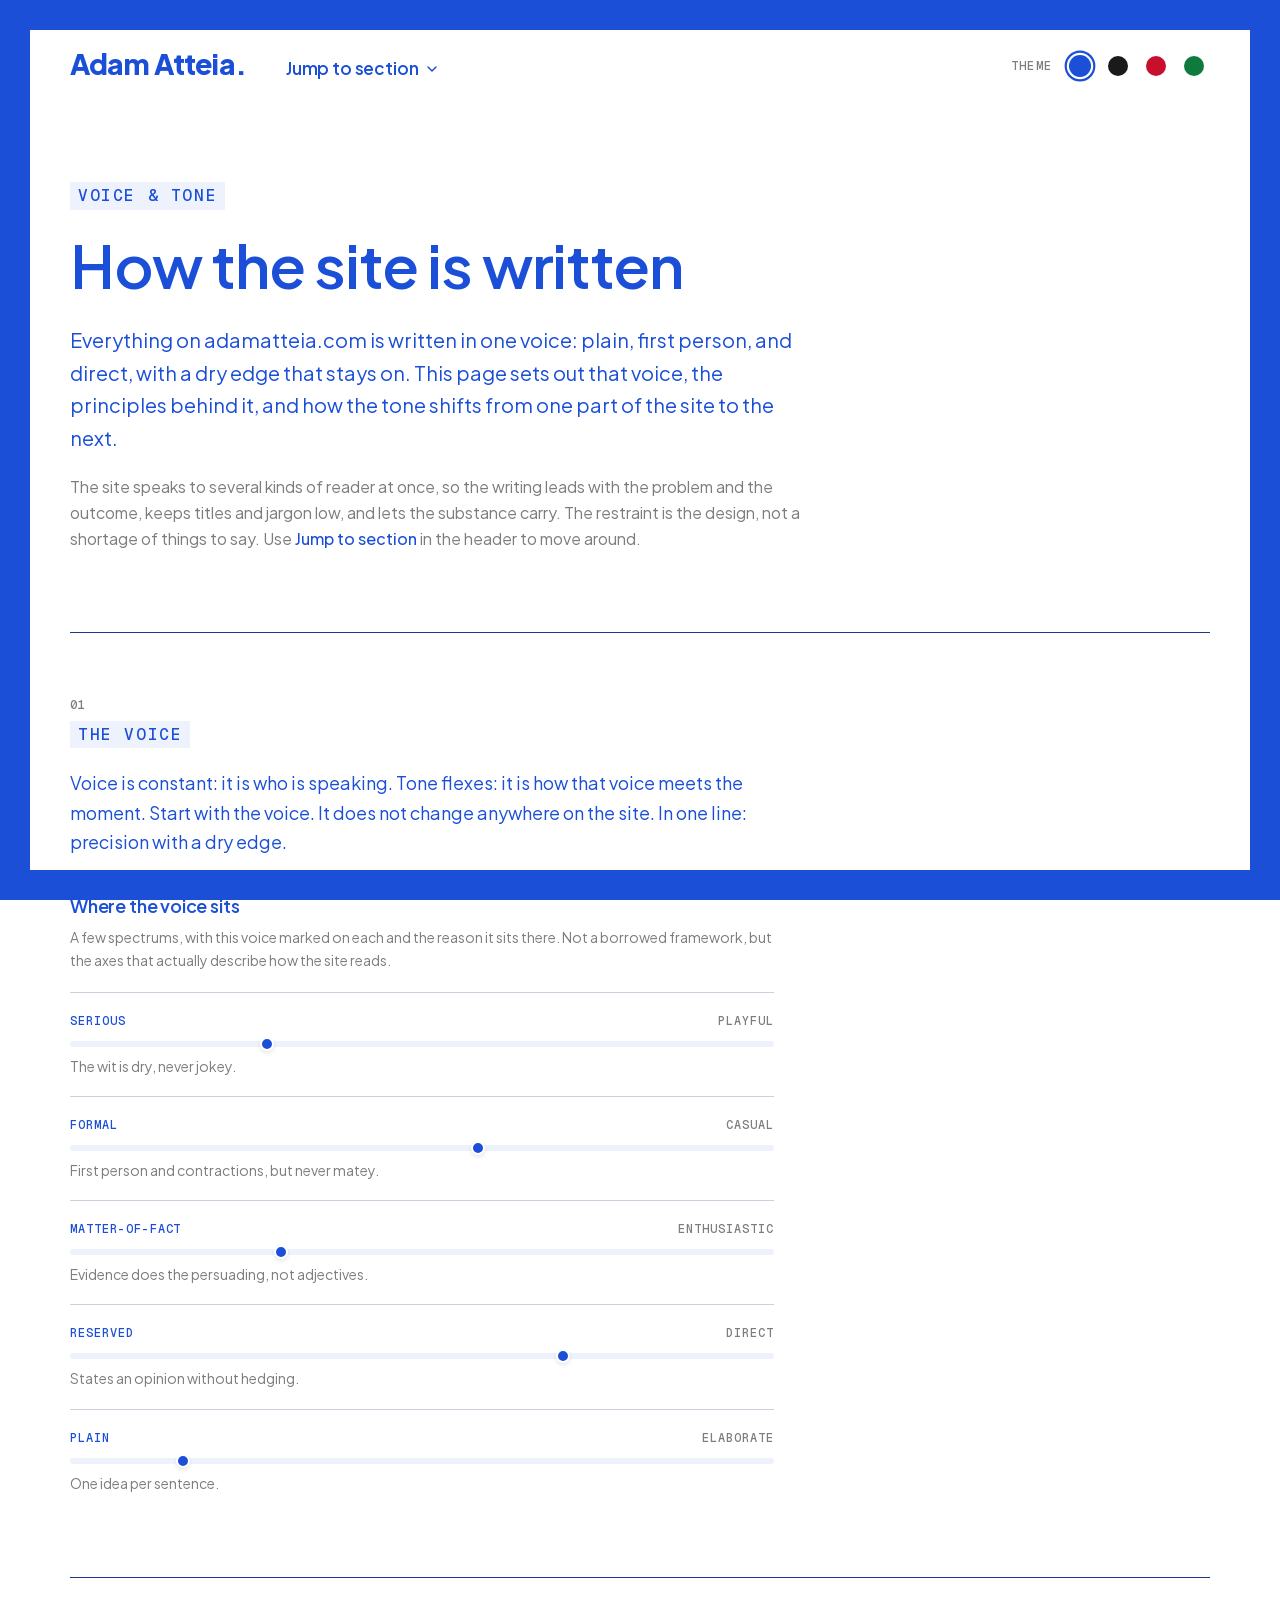
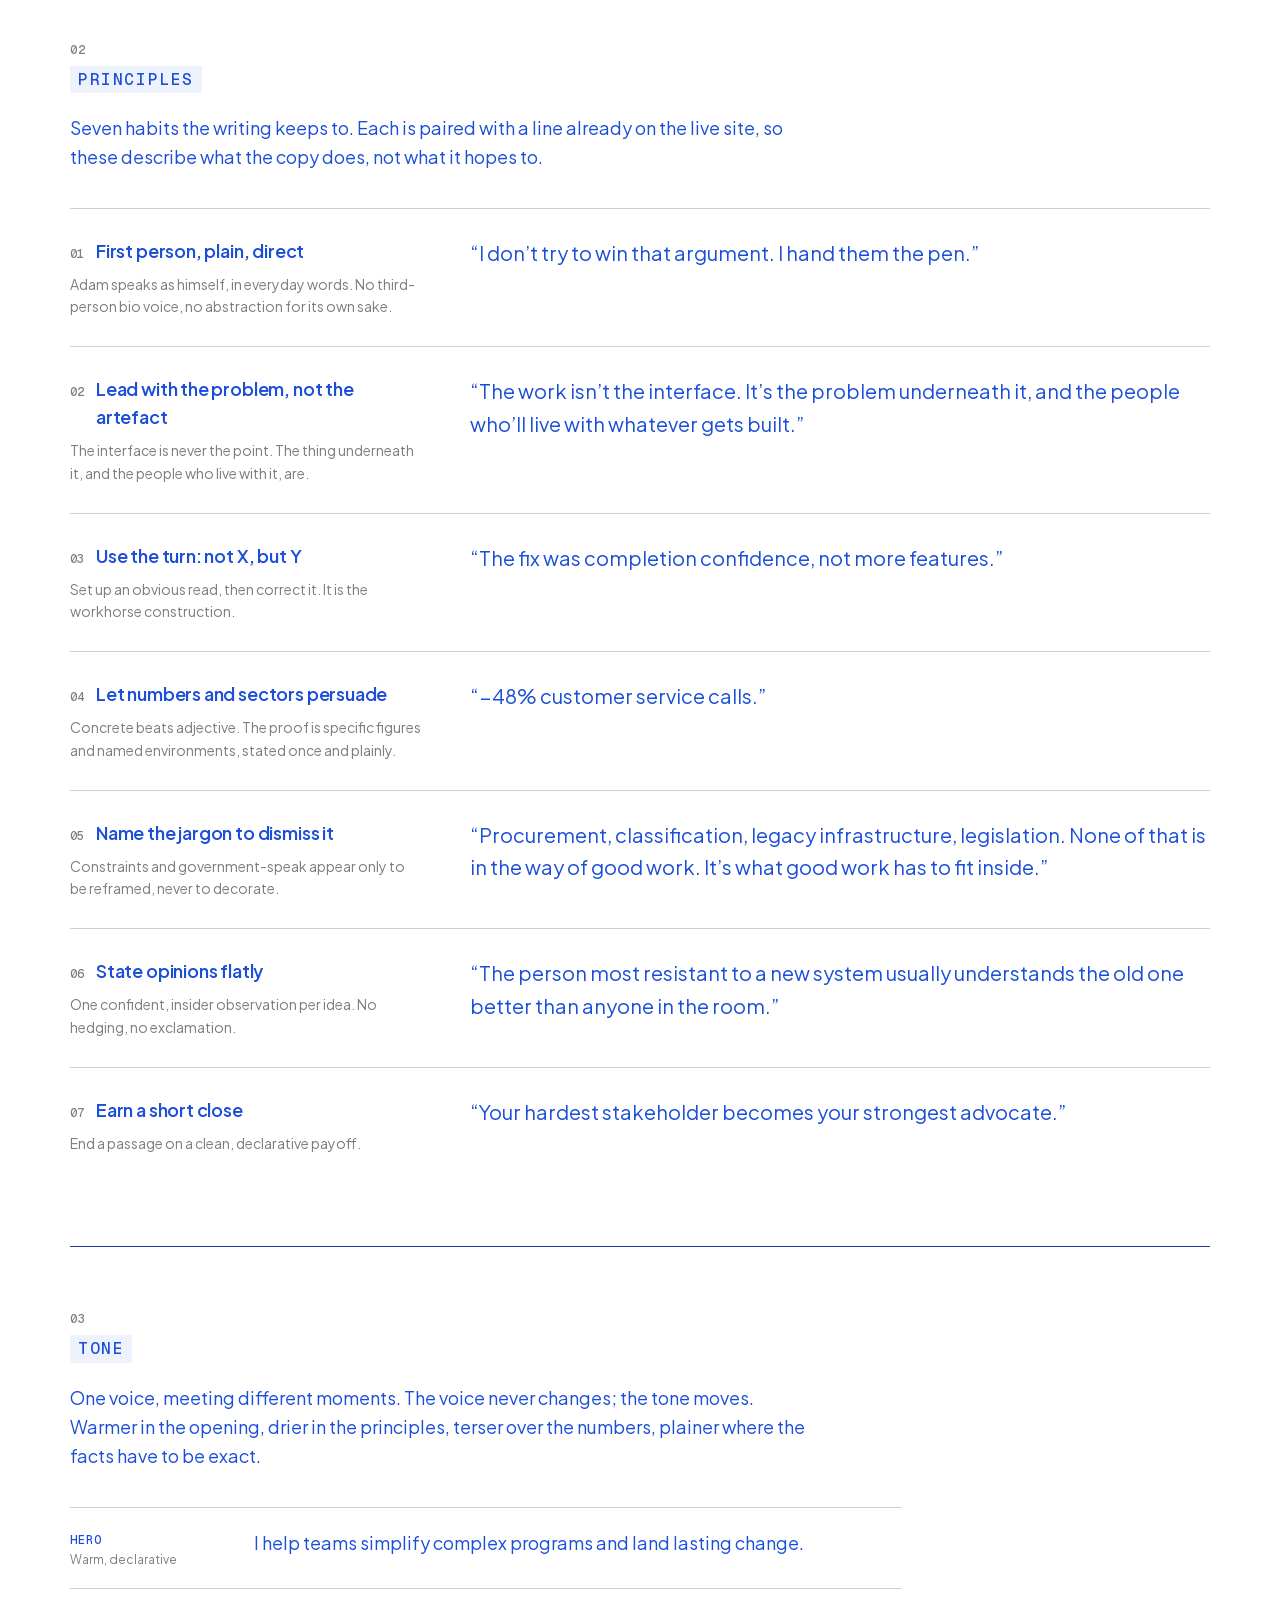
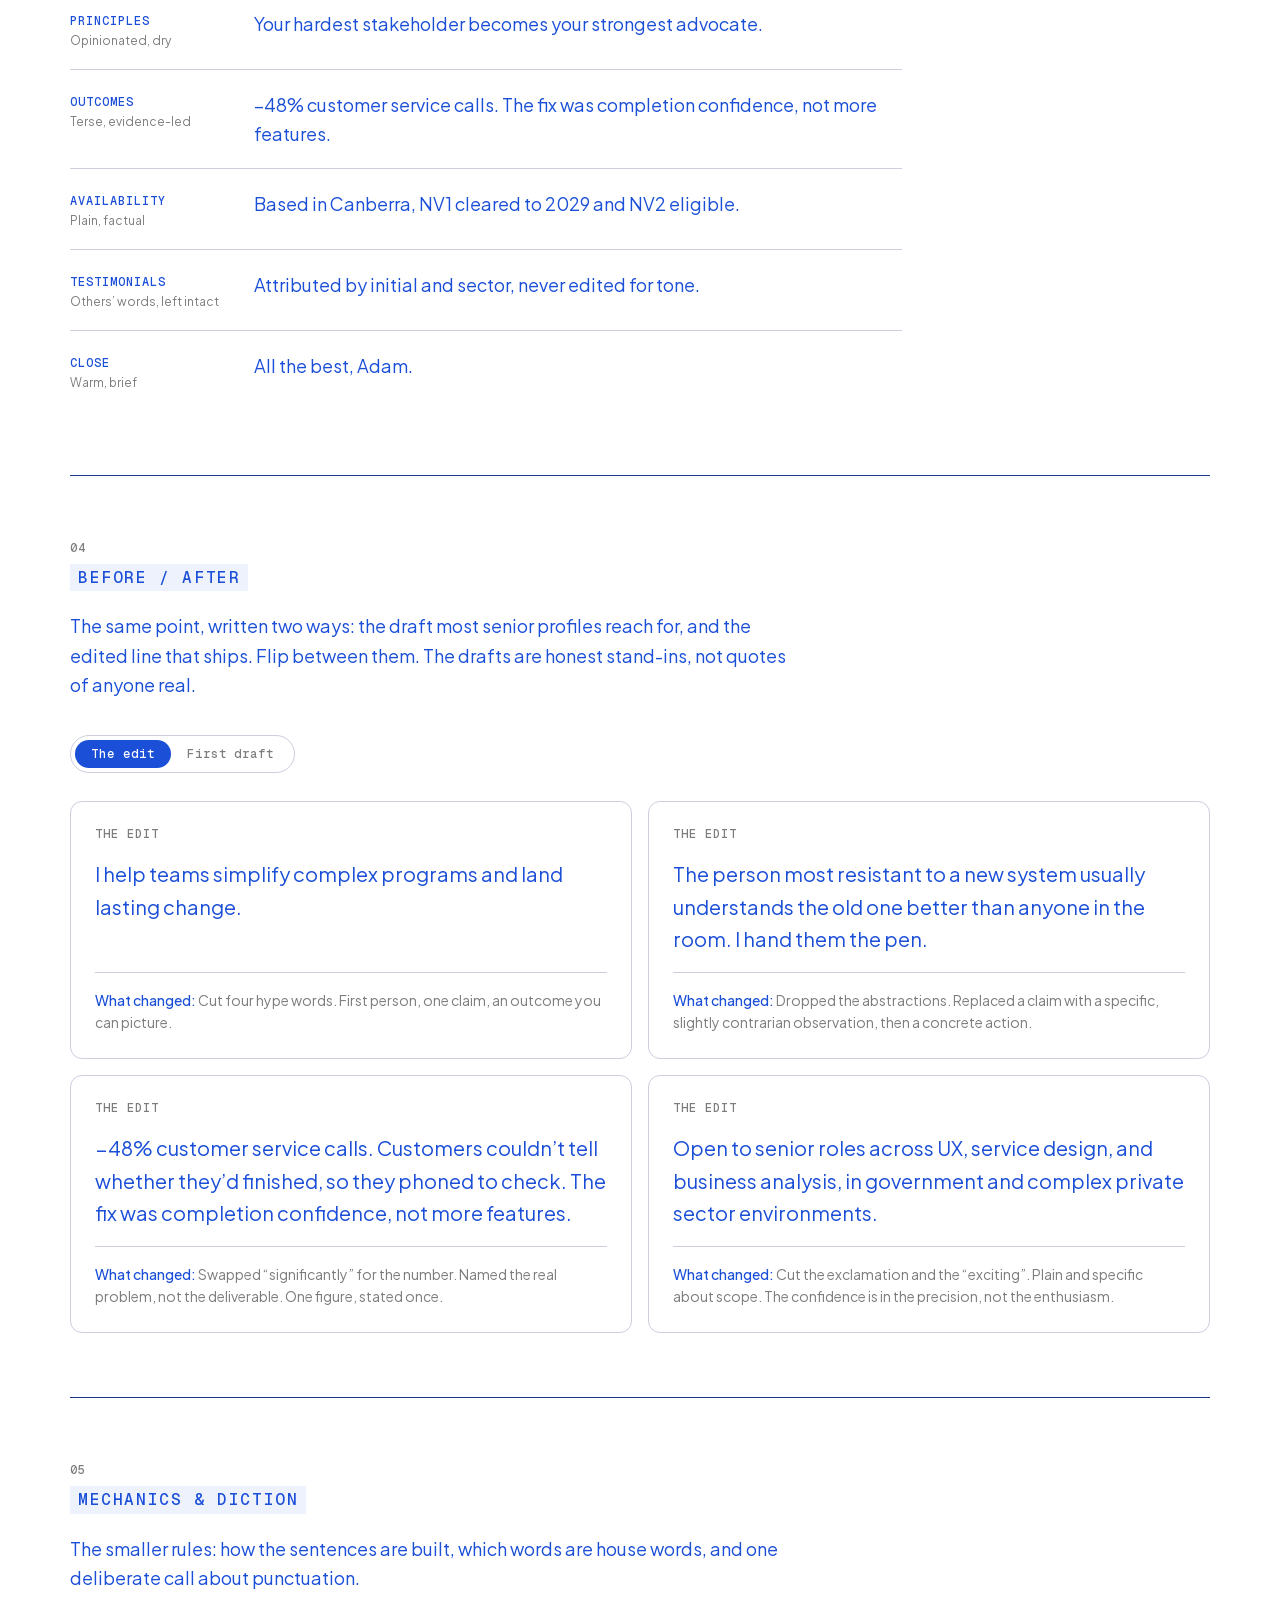
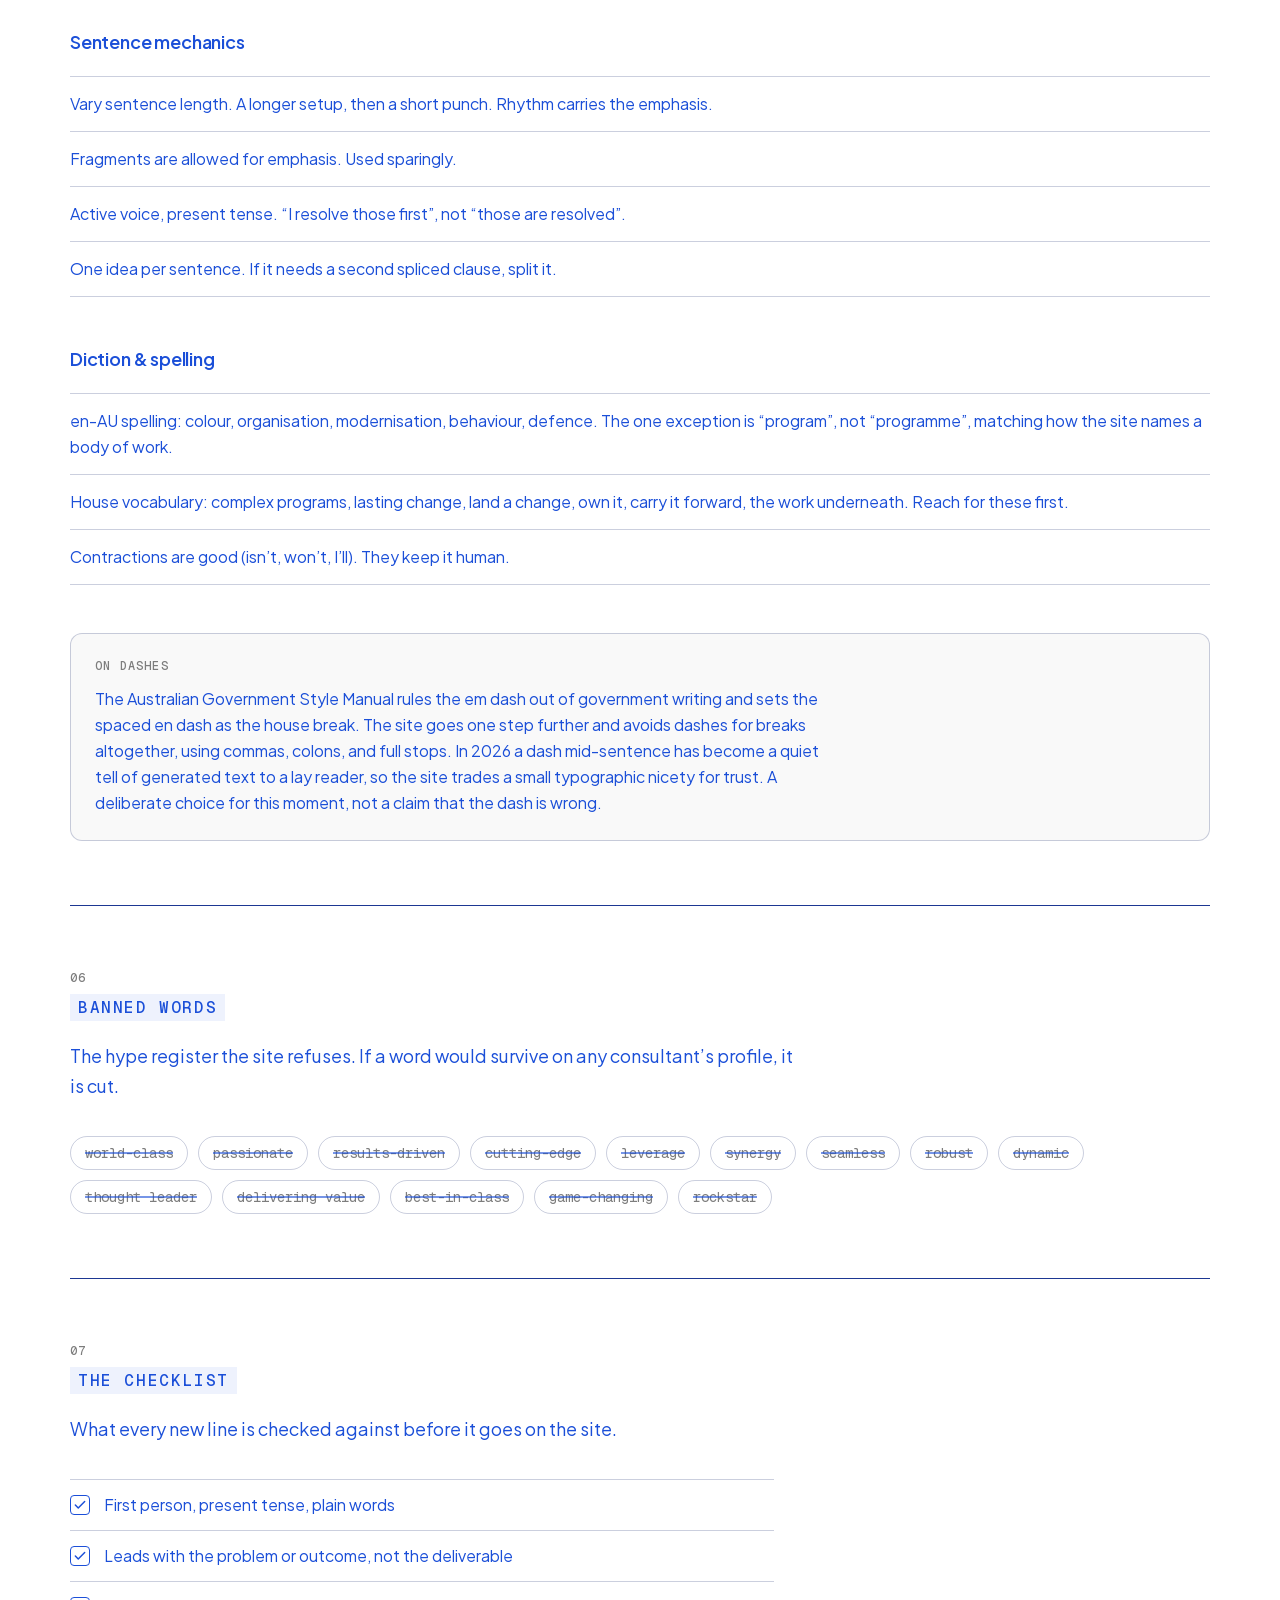
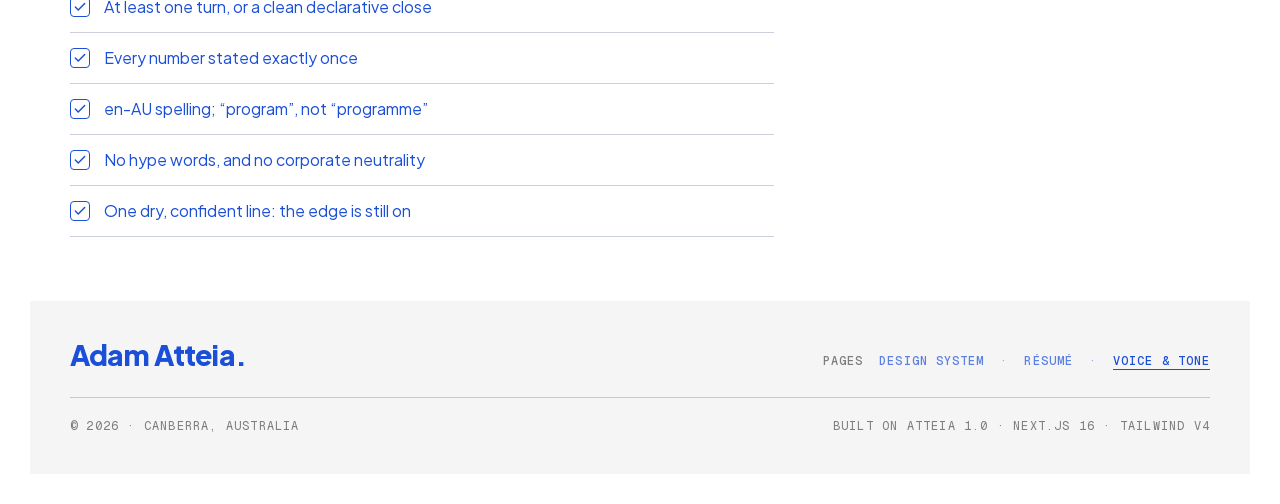
<file: voice/index.html>
<!DOCTYPE html><html lang="en-AU" class="plus_jakarta_sans_6ae0703a-module__xEkhoq__variable geist_mono_a74d3720-module__ylhdFq__variable h-full antialiased"><head><meta charSet="utf-8"/><meta name="viewport" content="width=device-width, initial-scale=1"/><link rel="preload" href="/_next/static/media/797e433ab948586e-s.p.08e28id.o-okb.woff2" as="font" crossorigin="" type="font/woff2"/><link rel="preload" href="/_next/static/media/fba5a26ea33df6a3-s.p.0eehd8tgys7nv.woff2" as="font" crossorigin="" type="font/woff2"/><link rel="stylesheet" href="/_next/static/chunks/057h_bjsfj__n.css" data-precedence="next"/><link rel="preload" as="script" fetchPriority="low" href="/_next/static/chunks/11kjahy2ntf0n.js"/><script src="/_next/static/chunks/0dgq26a5_oy.a.js" async=""></script><script src="/_next/static/chunks/0wb6jdvd3md34.js" async=""></script><script src="/_next/static/chunks/08dypk6wl8mhd.js" async=""></script><script src="/_next/static/chunks/turbopack-0~fq35t8c8e-y.js" async=""></script><script src="/_next/static/chunks/01xlw8hd842-c.js" async=""></script><script src="/_next/static/chunks/0d3shmwh5_nmn.js" async=""></script><script src="/_next/static/chunks/12ljsurjn0b5z.js" async=""></script><script src="/_next/static/chunks/13tp7~iaytjbu.js" async=""></script><meta name="next-size-adjust" content=""/><meta name="theme-color" content="#1B4FD8"/><title>Voice &amp; tone — Adam Atteia</title><meta name="description" content="The voice the words on adamatteia.com are written in, the principles behind it, and how the tone shifts across the page."/><link rel="author" href="https://adamatteia.com"/><meta name="author" content="Adam Atteia"/><meta name="robots" content="noindex, follow"/><link rel="canonical" href="https://adamatteia.com/voice/"/><meta property="og:title" content="Adam Atteia, complex programs and lasting change"/><meta property="og:description" content="UX, service design, and business analysis for complex government and enterprise programs: security, electoral, regulatory, and foreign affairs. Twenty years, Canberra-based."/><meta property="og:url" content="https://adamatteia.com/"/><meta property="og:site_name" content="Adam Atteia"/><meta property="og:locale" content="en_AU"/><meta property="og:image" content="https://adamatteia.com/opengraph-image.png?e90568e1e9fac899"/><meta property="og:image:type" content="image/png"/><meta property="og:image:width" content="1200"/><meta property="og:image:height" content="630"/><meta property="og:image:alt" content="Adam Atteia, complex programs and lasting change. Twenty years across UX, service design, and business analysis in government and enterprise. adamatteia.com, Canberra ACT."/><meta property="og:type" content="article"/><meta property="article:published_time" content="2026-06-12T00:00:00+10:00"/><meta property="article:author" content="Adam Atteia"/><meta name="twitter:card" content="summary_large_image"/><meta name="twitter:title" content="Adam Atteia, complex programs and lasting change"/><meta name="twitter:description" content="UX, service design, and business analysis for complex government and enterprise programs: security, electoral, regulatory, and foreign affairs. Twenty years, Canberra-based."/><meta name="twitter:image" content="https://adamatteia.com/opengraph-image.png?e90568e1e9fac899"/><meta name="twitter:image:alt" content="Adam Atteia, complex programs and lasting change. Twenty years across UX, service design, and business analysis in government and enterprise. adamatteia.com, Canberra ACT."/><meta name="twitter:image:type" content="image/png"/><meta name="twitter:image:width" content="1200"/><meta name="twitter:image:height" content="630"/><link rel="icon" href="/favicon.ico" sizes="48x48"/><link rel="icon" href="/favicon-32x32.png" type="image/png" sizes="32x32"/><link rel="icon" href="/favicon-192x192.png" type="image/png" sizes="192x192"/><link rel="icon" href="/icon-512.png" type="image/png" sizes="512x512"/><link rel="apple-touch-icon" href="/apple-touch-icon.png"/><script>(function(){try{var known=["blue","black","red","green"];var t=localStorage.getItem("theme");if(known.indexOf(t)===-1){t="blue"}document.documentElement.setAttribute("data-theme",t)}catch(e){document.documentElement.setAttribute("data-theme","blue")}})();</script><script>(function(){try{var c=window.CSS;var ok=!!(c&&c.supports&&c.supports("color","color-mix(in srgb, red, blue)")&&typeof c.registerProperty==="function");if(!ok){document.documentElement.setAttribute("data-browser-unsupported","")}}catch(e){document.documentElement.setAttribute("data-browser-unsupported","")}})();</script><style>#browser-support-notice{display:none}html[data-browser-unsupported] #browser-support-notice{display:block}</style><script type="application/ld+json">{"@context":"https://schema.org","@type":"Person","name":"Adam Atteia","url":"https://adamatteia.com","email":"mailto:adam.atteia@gmail.com","jobTitle":["UX Designer","Service Designer","Business Analyst"],"address":{"@type":"PostalAddress","addressLocality":"Canberra","addressRegion":"ACT","addressCountry":"AU"},"sameAs":["https://www.linkedin.com/in/adamatteia"]}</script><script src="/_next/static/chunks/03~yq9q893hmn.js" noModule=""></script></head><body class="min-h-full flex flex-col"><div hidden=""><!--$--><!--/$--></div><div id="browser-support-notice" role="alert" style="box-sizing:border-box;width:100%;position:relative;z-index:2147483647;padding:14px 18px;background:#1B4FD8;color:#ffffff;font-family:system-ui, -apple-system, BlinkMacSystemFont, &#x27;Segoe UI&#x27;, Roboto, Arial, sans-serif;font-size:15px;line-height:1.5;text-align:center"><span style="display:block;max-width:52rem;margin:0 auto"><strong style="font-weight:700">Your browser is out of date.</strong> <!-- -->This page needs a more recent browser to display correctly. Please update your device’s software, or open it in the latest Safari, Chrome, Edge, or Firefox.</span></div><div aria-hidden="true"><div class="pointer-events-none fixed inset-x-0 top-0 z-50 h-[15px] bg-frame md:h-[30px]"></div><div class="pointer-events-none fixed inset-x-0 bottom-0 z-50 h-[15px] bg-frame md:h-[30px]"></div><div class="pointer-events-none fixed inset-y-0 left-0 z-50 w-[15px] bg-frame md:w-[30px]"></div><div class="pointer-events-none fixed inset-y-0 right-0 z-50 w-[15px] bg-frame md:w-[30px]"></div></div><div aria-hidden="true" class="pointer-events-none fixed right-[15px] top-0 z-30 flex h-screen w-[15px] justify-center pb-24 pt-16 md:right-[30px] md:w-[30px] md:pb-28 md:pt-20"><div class="h-full w-[2px] origin-top bg-frame md:w-[3px]" style="transform:scaleY(0)"></div></div><header id="top" class="relative z-[45] scroll-mt-[15px] bg-background md:scroll-mt-[30px]"><div aria-hidden="true" style="height:0" class="pointer-events-none absolute inset-x-0 top-0 z-10 overflow-hidden"><div style="transform:translateY(-100vh)" class="min-h-screen bg-primary transition-transform duration-500 ease-[cubic-bezier(0.22,1,0.36,1)] will-change-transform"></div></div><div id="section-menu" inert="" class="absolute inset-x-0 top-full z-[15] overflow-hidden pointer-events-none"><div style="transform:translateY(-100vh)" class="text-primary-foreground transition-transform duration-500 ease-[cubic-bezier(0.22,1,0.36,1)] will-change-transform"><div style="max-height:calc(100dvh - 30px)" class="mx-auto w-full max-w-[78rem] overflow-y-auto overscroll-contain px-6 pb-12 pt-2 sm:px-10 md:pb-16"><nav aria-label="Sections"><a href="#voice" class="flex items-baseline gap-5 border-t border-primary-foreground/25 py-5 transition-opacity last:border-b hover:opacity-70"><span class="font-mono text-xs tabular-nums opacity-70">01</span><span class="text-3xl font-semibold tracking-[-0.02em] md:text-4xl">The voice</span></a><a href="#principles" class="flex items-baseline gap-5 border-t border-primary-foreground/25 py-5 transition-opacity last:border-b hover:opacity-70"><span class="font-mono text-xs tabular-nums opacity-70">02</span><span class="text-3xl font-semibold tracking-[-0.02em] md:text-4xl">Principles</span></a><a href="#tone" class="flex items-baseline gap-5 border-t border-primary-foreground/25 py-5 transition-opacity last:border-b hover:opacity-70"><span class="font-mono text-xs tabular-nums opacity-70">03</span><span class="text-3xl font-semibold tracking-[-0.02em] md:text-4xl">Tone</span></a><a href="#before-after" class="flex items-baseline gap-5 border-t border-primary-foreground/25 py-5 transition-opacity last:border-b hover:opacity-70"><span class="font-mono text-xs tabular-nums opacity-70">04</span><span class="text-3xl font-semibold tracking-[-0.02em] md:text-4xl">Before / after</span></a><a href="#mechanics" class="flex items-baseline gap-5 border-t border-primary-foreground/25 py-5 transition-opacity last:border-b hover:opacity-70"><span class="font-mono text-xs tabular-nums opacity-70">05</span><span class="text-3xl font-semibold tracking-[-0.02em] md:text-4xl">Mechanics &amp; diction</span></a><a href="#banned" class="flex items-baseline gap-5 border-t border-primary-foreground/25 py-5 transition-opacity last:border-b hover:opacity-70"><span class="font-mono text-xs tabular-nums opacity-70">06</span><span class="text-3xl font-semibold tracking-[-0.02em] md:text-4xl">Banned words</span></a><a href="#checklist" class="flex items-baseline gap-5 border-t border-primary-foreground/25 py-5 transition-opacity last:border-b hover:opacity-70"><span class="font-mono text-xs tabular-nums opacity-70">07</span><span class="text-3xl font-semibold tracking-[-0.02em] md:text-4xl">The checklist</span></a></nav><div class="flex items-center justify-between border-b border-primary-foreground/25 py-5 sm:hidden"><span aria-hidden="true" class="font-mono text-xs font-medium uppercase tracking-[0.1em] text-primary-foreground/70">Theme</span><div role="radiogroup" aria-label="Colour theme" class="flex items-center gap-1 sm:gap-1.5"><button type="button" role="radio" aria-checked="true" aria-label="Blue" tabindex="0" class="inline-flex h-6 w-6 items-center justify-center rounded-full sm:h-8 sm:w-8"><span aria-hidden="true" style="background-color:#1B4FD8" class="h-3.5 w-3.5 rounded-full ring-offset-2 transition-transform duration-200 motion-reduce:transition-none sm:h-5 sm:w-5 hover:scale-110 motion-reduce:hover:scale-100 scale-110 ring-2 ring-primary-foreground ring-offset-primary"></span></button><button type="button" role="radio" aria-checked="false" aria-label="Black" tabindex="-1" class="inline-flex h-6 w-6 items-center justify-center rounded-full sm:h-8 sm:w-8"><span aria-hidden="true" style="background-color:#1A1A1A" class="h-3.5 w-3.5 rounded-full ring-offset-2 transition-transform duration-200 motion-reduce:transition-none sm:h-5 sm:w-5 hover:scale-110 motion-reduce:hover:scale-100 ring-primary-foreground ring-offset-primary"></span></button><button type="button" role="radio" aria-checked="false" aria-label="Red" tabindex="-1" class="inline-flex h-6 w-6 items-center justify-center rounded-full sm:h-8 sm:w-8"><span aria-hidden="true" style="background-color:#C8102E" class="h-3.5 w-3.5 rounded-full ring-offset-2 transition-transform duration-200 motion-reduce:transition-none sm:h-5 sm:w-5 hover:scale-110 motion-reduce:hover:scale-100 ring-primary-foreground ring-offset-primary"></span></button><button type="button" role="radio" aria-checked="false" aria-label="Green" tabindex="-1" class="inline-flex h-6 w-6 items-center justify-center rounded-full sm:h-8 sm:w-8"><span aria-hidden="true" style="background-color:#0F7A3D" class="h-3.5 w-3.5 rounded-full ring-offset-2 transition-transform duration-200 motion-reduce:transition-none sm:h-5 sm:w-5 hover:scale-110 motion-reduce:hover:scale-100 ring-primary-foreground ring-offset-primary"></span></button></div></div></div></div></div><div class="mx-auto flex w-full max-w-[78rem] items-center justify-between gap-3 px-6 py-5 sm:gap-6 sm:px-10 relative z-20"><div class="flex items-baseline gap-6 md:gap-10"><a href="#top" aria-label="Adam Atteia — back to top" class="whitespace-nowrap text-[clamp(1.25rem,6.15vw,1.75rem)] font-extrabold leading-none tracking-[-0.03em] text-primary">Adam Atteia<span aria-hidden="true">.</span></a><button type="button" aria-expanded="false" aria-controls="section-menu" class="hidden items-baseline gap-1.5 text-[17px] font-semibold tracking-[-0.01em] hover:opacity-70 md:inline-flex transition-colors duration-200 text-primary">Jump to section<svg xmlns="http://www.w3.org/2000/svg" width="24" height="24" viewBox="0 0 24 24" fill="none" stroke="currentColor" stroke-width="2.25" stroke-linecap="round" stroke-linejoin="round" class="lucide lucide-chevron-down h-4 w-4 self-center" aria-hidden="true"><path d="m6 9 6 6 6-6"></path></svg></button></div><div class="flex items-center gap-2 sm:gap-3"><span aria-hidden="true" class="hidden font-mono text-xs font-medium uppercase tracking-[0.1em] transition-colors duration-200 sm:inline text-muted-foreground">Theme</span><div role="radiogroup" aria-label="Colour theme" class="flex items-center gap-1 sm:gap-1.5"><button type="button" role="radio" aria-checked="true" aria-label="Blue" tabindex="0" class="inline-flex h-6 w-6 items-center justify-center rounded-full sm:h-8 sm:w-8"><span aria-hidden="true" style="background-color:#1B4FD8" class="h-3.5 w-3.5 rounded-full ring-offset-2 transition-transform duration-200 motion-reduce:transition-none sm:h-5 sm:w-5 hover:scale-110 motion-reduce:hover:scale-100 scale-110 ring-2 ring-foreground ring-offset-background"></span></button><button type="button" role="radio" aria-checked="false" aria-label="Black" tabindex="-1" class="inline-flex h-6 w-6 items-center justify-center rounded-full sm:h-8 sm:w-8"><span aria-hidden="true" style="background-color:#1A1A1A" class="h-3.5 w-3.5 rounded-full ring-offset-2 transition-transform duration-200 motion-reduce:transition-none sm:h-5 sm:w-5 hover:scale-110 motion-reduce:hover:scale-100 ring-foreground ring-offset-background"></span></button><button type="button" role="radio" aria-checked="false" aria-label="Red" tabindex="-1" class="inline-flex h-6 w-6 items-center justify-center rounded-full sm:h-8 sm:w-8"><span aria-hidden="true" style="background-color:#C8102E" class="h-3.5 w-3.5 rounded-full ring-offset-2 transition-transform duration-200 motion-reduce:transition-none sm:h-5 sm:w-5 hover:scale-110 motion-reduce:hover:scale-100 ring-foreground ring-offset-background"></span></button><button type="button" role="radio" aria-checked="false" aria-label="Green" tabindex="-1" class="inline-flex h-6 w-6 items-center justify-center rounded-full sm:h-8 sm:w-8"><span aria-hidden="true" style="background-color:#0F7A3D" class="h-3.5 w-3.5 rounded-full ring-offset-2 transition-transform duration-200 motion-reduce:transition-none sm:h-5 sm:w-5 hover:scale-110 motion-reduce:hover:scale-100 ring-foreground ring-offset-background"></span></button></div><button type="button" aria-expanded="false" aria-controls="section-menu" aria-label="Jump to section" class="inline-flex h-10 w-10 items-center justify-center rounded-full border transition-colors md:hidden border-primary text-primary hover:bg-primary hover:text-primary-foreground"><svg xmlns="http://www.w3.org/2000/svg" width="24" height="24" viewBox="0 0 24 24" fill="none" stroke="currentColor" stroke-width="1.75" stroke-linecap="round" stroke-linejoin="round" class="lucide lucide-menu h-5 w-5" aria-hidden="true"><path d="M4 5h16"></path><path d="M4 12h16"></path><path d="M4 19h16"></path></svg></button></div></div></header><a href="#top" aria-label="Jump to top" class="fixed bottom-6 right-6 z-40 inline-flex h-12 w-12 items-center justify-center rounded-full border border-primary bg-background text-primary shadow-md transition-all duration-300 hover:bg-primary hover:text-primary-foreground md:bottom-10 md:right-10 pointer-events-none translate-y-3 opacity-0"><svg xmlns="http://www.w3.org/2000/svg" width="24" height="24" viewBox="0 0 24 24" fill="none" stroke="currentColor" stroke-width="1.75" stroke-linecap="round" stroke-linejoin="round" class="lucide lucide-arrow-up h-5 w-5" aria-hidden="true"><path d="m5 12 7-7 7 7"></path><path d="M12 19V5"></path></svg></a><main class="flex-1"><div class="mx-auto w-full max-w-[78rem] px-6 sm:px-10"><div class="py-14 md:py-20"><span class="section-eyebrow">Voice &amp; tone</span><h1 class="mt-6 max-w-[18ch] text-balance text-[2.25rem] font-semibold leading-[1.04] tracking-[-0.02em] sm:text-5xl md:text-[3.75rem]">How the site is written</h1><p class="mt-7 max-w-[46rem] text-lg leading-relaxed text-foreground md:text-xl">Everything on adamatteia.com is written in one voice: plain, first person, and direct, with a dry edge that stays on. This page sets out that voice, the principles behind it, and how the tone shifts from one part of the site to the next.</p><p class="mt-5 max-w-[46rem] text-base leading-relaxed text-muted-foreground">The site speaks to several kinds of reader at once, so the writing leads with the problem and the outcome, keeps titles and jargon low, and lets the substance carry. The restraint is the design, not a shortage of things to say. Use<!-- --> <span class="font-medium text-foreground">Jump to section</span> <!-- -->in the header to move around.</p></div><section id="voice" aria-labelledby="voice-heading" class="scroll-mt-[15px] border-t border-border-strong py-12 md:scroll-mt-[30px] md:py-16"><div class="flex flex-col gap-2"><span class="font-mono text-xs font-medium uppercase tracking-[0.1em] text-muted-foreground">01</span><h2 id="voice-heading" class="section-eyebrow self-start">The voice</h2><p class="mt-3 max-w-[46rem] text-base leading-relaxed text-foreground md:text-lg">Voice is constant: it is who is speaking. Tone flexes: it is how that voice meets the moment. Start with the voice. It does not change anywhere on the site. In one line: precision with a dry edge.</p></div><div class="mt-9"><div class="flex flex-col gap-5"><div class="flex flex-col gap-1.5"><h3 class="text-lg font-semibold tracking-[-0.01em] text-foreground">Where the voice sits</h3><p class="max-w-[44rem] text-sm leading-relaxed text-muted-foreground">A few spectrums, with this voice marked on each and the reason it sits there. Not a borrowed framework, but the axes that actually describe how the site reads.</p></div><div class="max-w-[44rem]"><div class="border-t border-border py-5"><div class="flex items-center justify-between font-mono text-xs font-medium uppercase tracking-[0.08em]"><span class="text-foreground">Serious</span><span class="text-muted-foreground">Playful</span></div><div class="relative mt-3 h-1.5 w-full rounded-pill bg-secondary"><span aria-hidden="true" style="left:28%" class="absolute top-1/2 h-3.5 w-3.5 -translate-x-1/2 -translate-y-1/2 rounded-pill border-2 border-background bg-primary shadow-xs"></span></div><p class="mt-2.5 text-sm leading-snug text-muted-foreground">The wit is dry, never jokey.</p></div><div class="border-t border-border py-5"><div class="flex items-center justify-between font-mono text-xs font-medium uppercase tracking-[0.08em]"><span class="text-foreground">Formal</span><span class="text-muted-foreground">Casual</span></div><div class="relative mt-3 h-1.5 w-full rounded-pill bg-secondary"><span aria-hidden="true" style="left:58%" class="absolute top-1/2 h-3.5 w-3.5 -translate-x-1/2 -translate-y-1/2 rounded-pill border-2 border-background bg-primary shadow-xs"></span></div><p class="mt-2.5 text-sm leading-snug text-muted-foreground">First person and contractions, but never matey.</p></div><div class="border-t border-border py-5"><div class="flex items-center justify-between font-mono text-xs font-medium uppercase tracking-[0.08em]"><span class="text-foreground">Matter-of-fact</span><span class="text-muted-foreground">Enthusiastic</span></div><div class="relative mt-3 h-1.5 w-full rounded-pill bg-secondary"><span aria-hidden="true" style="left:30%" class="absolute top-1/2 h-3.5 w-3.5 -translate-x-1/2 -translate-y-1/2 rounded-pill border-2 border-background bg-primary shadow-xs"></span></div><p class="mt-2.5 text-sm leading-snug text-muted-foreground">Evidence does the persuading, not adjectives.</p></div><div class="border-t border-border py-5"><div class="flex items-center justify-between font-mono text-xs font-medium uppercase tracking-[0.08em]"><span class="text-foreground">Reserved</span><span class="text-muted-foreground">Direct</span></div><div class="relative mt-3 h-1.5 w-full rounded-pill bg-secondary"><span aria-hidden="true" style="left:70%" class="absolute top-1/2 h-3.5 w-3.5 -translate-x-1/2 -translate-y-1/2 rounded-pill border-2 border-background bg-primary shadow-xs"></span></div><p class="mt-2.5 text-sm leading-snug text-muted-foreground">States an opinion without hedging.</p></div><div class="border-t border-border py-5"><div class="flex items-center justify-between font-mono text-xs font-medium uppercase tracking-[0.08em]"><span class="text-foreground">Plain</span><span class="text-muted-foreground">Elaborate</span></div><div class="relative mt-3 h-1.5 w-full rounded-pill bg-secondary"><span aria-hidden="true" style="left:16%" class="absolute top-1/2 h-3.5 w-3.5 -translate-x-1/2 -translate-y-1/2 rounded-pill border-2 border-background bg-primary shadow-xs"></span></div><p class="mt-2.5 text-sm leading-snug text-muted-foreground">One idea per sentence.</p></div></div></div></div></section><section id="principles" aria-labelledby="principles-heading" class="scroll-mt-[15px] border-t border-border-strong py-12 md:scroll-mt-[30px] md:py-16"><div class="flex flex-col gap-2"><span class="font-mono text-xs font-medium uppercase tracking-[0.1em] text-muted-foreground">02</span><h2 id="principles-heading" class="section-eyebrow self-start">Principles</h2><p class="mt-3 max-w-[46rem] text-base leading-relaxed text-foreground md:text-lg">Seven habits the writing keeps to. Each is paired with a line already on the live site, so these describe what the copy does, not what it hopes to.</p></div><div class="mt-9"><div><div class="flex flex-col gap-4 border-t border-border py-7 lg:flex-row lg:gap-12"><div class="lg:w-[22rem] lg:shrink-0"><div class="flex items-baseline gap-3"><span class="font-mono text-xs font-medium tabular-nums text-muted-foreground">01</span><h4 class="text-lg font-semibold tracking-[-0.01em] text-foreground">First person, plain, direct</h4></div><p class="mt-2 text-sm leading-relaxed text-muted-foreground">Adam speaks as himself, in everyday words. No third-person bio voice, no abstraction for its own sake.</p></div><blockquote class="min-w-0 flex-1 text-lg leading-relaxed text-foreground md:text-xl">“<!-- -->I don’t try to win that argument. I hand them the pen.<!-- -->”</blockquote></div><div class="flex flex-col gap-4 border-t border-border py-7 lg:flex-row lg:gap-12"><div class="lg:w-[22rem] lg:shrink-0"><div class="flex items-baseline gap-3"><span class="font-mono text-xs font-medium tabular-nums text-muted-foreground">02</span><h4 class="text-lg font-semibold tracking-[-0.01em] text-foreground">Lead with the problem, not the artefact</h4></div><p class="mt-2 text-sm leading-relaxed text-muted-foreground">The interface is never the point. The thing underneath it, and the people who live with it, are.</p></div><blockquote class="min-w-0 flex-1 text-lg leading-relaxed text-foreground md:text-xl">“<!-- -->The work isn’t the interface. It’s the problem underneath it, and the people who’ll live with whatever gets built.<!-- -->”</blockquote></div><div class="flex flex-col gap-4 border-t border-border py-7 lg:flex-row lg:gap-12"><div class="lg:w-[22rem] lg:shrink-0"><div class="flex items-baseline gap-3"><span class="font-mono text-xs font-medium tabular-nums text-muted-foreground">03</span><h4 class="text-lg font-semibold tracking-[-0.01em] text-foreground">Use the turn: not X, but Y</h4></div><p class="mt-2 text-sm leading-relaxed text-muted-foreground">Set up an obvious read, then correct it. It is the workhorse construction.</p></div><blockquote class="min-w-0 flex-1 text-lg leading-relaxed text-foreground md:text-xl">“<!-- -->The fix was completion confidence, not more features.<!-- -->”</blockquote></div><div class="flex flex-col gap-4 border-t border-border py-7 lg:flex-row lg:gap-12"><div class="lg:w-[22rem] lg:shrink-0"><div class="flex items-baseline gap-3"><span class="font-mono text-xs font-medium tabular-nums text-muted-foreground">04</span><h4 class="text-lg font-semibold tracking-[-0.01em] text-foreground">Let numbers and sectors persuade</h4></div><p class="mt-2 text-sm leading-relaxed text-muted-foreground">Concrete beats adjective. The proof is specific figures and named environments, stated once and plainly.</p></div><blockquote class="min-w-0 flex-1 text-lg leading-relaxed text-foreground md:text-xl">“<!-- -->−48% customer service calls.<!-- -->”</blockquote></div><div class="flex flex-col gap-4 border-t border-border py-7 lg:flex-row lg:gap-12"><div class="lg:w-[22rem] lg:shrink-0"><div class="flex items-baseline gap-3"><span class="font-mono text-xs font-medium tabular-nums text-muted-foreground">05</span><h4 class="text-lg font-semibold tracking-[-0.01em] text-foreground">Name the jargon to dismiss it</h4></div><p class="mt-2 text-sm leading-relaxed text-muted-foreground">Constraints and government-speak appear only to be reframed, never to decorate.</p></div><blockquote class="min-w-0 flex-1 text-lg leading-relaxed text-foreground md:text-xl">“<!-- -->Procurement, classification, legacy infrastructure, legislation. None of that is in the way of good work. It’s what good work has to fit inside.<!-- -->”</blockquote></div><div class="flex flex-col gap-4 border-t border-border py-7 lg:flex-row lg:gap-12"><div class="lg:w-[22rem] lg:shrink-0"><div class="flex items-baseline gap-3"><span class="font-mono text-xs font-medium tabular-nums text-muted-foreground">06</span><h4 class="text-lg font-semibold tracking-[-0.01em] text-foreground">State opinions flatly</h4></div><p class="mt-2 text-sm leading-relaxed text-muted-foreground">One confident, insider observation per idea. No hedging, no exclamation.</p></div><blockquote class="min-w-0 flex-1 text-lg leading-relaxed text-foreground md:text-xl">“<!-- -->The person most resistant to a new system usually understands the old one better than anyone in the room.<!-- -->”</blockquote></div><div class="flex flex-col gap-4 border-t border-border py-7 lg:flex-row lg:gap-12"><div class="lg:w-[22rem] lg:shrink-0"><div class="flex items-baseline gap-3"><span class="font-mono text-xs font-medium tabular-nums text-muted-foreground">07</span><h4 class="text-lg font-semibold tracking-[-0.01em] text-foreground">Earn a short close</h4></div><p class="mt-2 text-sm leading-relaxed text-muted-foreground">End a passage on a clean, declarative payoff.</p></div><blockquote class="min-w-0 flex-1 text-lg leading-relaxed text-foreground md:text-xl">“<!-- -->Your hardest stakeholder becomes your strongest advocate.<!-- -->”</blockquote></div></div></div></section><section id="tone" aria-labelledby="tone-heading" class="scroll-mt-[15px] border-t border-border-strong py-12 md:scroll-mt-[30px] md:py-16"><div class="flex flex-col gap-2"><span class="font-mono text-xs font-medium uppercase tracking-[0.1em] text-muted-foreground">03</span><h2 id="tone-heading" class="section-eyebrow self-start">Tone</h2><p class="mt-3 max-w-[46rem] text-base leading-relaxed text-foreground md:text-lg">One voice, meeting different moments. The voice never changes; the tone moves. Warmer in the opening, drier in the principles, terser over the numbers, plainer where the facts have to be exact.</p></div><div class="mt-9"><div class="max-w-[52rem]"><div class="grid grid-cols-1 gap-1.5 border-t border-border py-5 sm:grid-cols-[10rem_minmax(0,1fr)] sm:gap-6"><div class="sm:pt-1"><div class="font-mono text-xs font-medium uppercase tracking-[0.08em] text-foreground">Hero</div><div class="mt-1 text-xs text-muted-foreground">Warm, declarative</div></div><p class="text-base leading-relaxed text-foreground md:text-lg">I help teams simplify complex programs and land lasting change.</p></div><div class="grid grid-cols-1 gap-1.5 border-t border-border py-5 sm:grid-cols-[10rem_minmax(0,1fr)] sm:gap-6"><div class="sm:pt-1"><div class="font-mono text-xs font-medium uppercase tracking-[0.08em] text-foreground">Principles</div><div class="mt-1 text-xs text-muted-foreground">Opinionated, dry</div></div><p class="text-base leading-relaxed text-foreground md:text-lg">Your hardest stakeholder becomes your strongest advocate.</p></div><div class="grid grid-cols-1 gap-1.5 border-t border-border py-5 sm:grid-cols-[10rem_minmax(0,1fr)] sm:gap-6"><div class="sm:pt-1"><div class="font-mono text-xs font-medium uppercase tracking-[0.08em] text-foreground">Outcomes</div><div class="mt-1 text-xs text-muted-foreground">Terse, evidence-led</div></div><p class="text-base leading-relaxed text-foreground md:text-lg">−48% customer service calls. The fix was completion confidence, not more features.</p></div><div class="grid grid-cols-1 gap-1.5 border-t border-border py-5 sm:grid-cols-[10rem_minmax(0,1fr)] sm:gap-6"><div class="sm:pt-1"><div class="font-mono text-xs font-medium uppercase tracking-[0.08em] text-foreground">Availability</div><div class="mt-1 text-xs text-muted-foreground">Plain, factual</div></div><p class="text-base leading-relaxed text-foreground md:text-lg">Based in Canberra, NV1 cleared to 2029 and NV2 eligible.</p></div><div class="grid grid-cols-1 gap-1.5 border-t border-border py-5 sm:grid-cols-[10rem_minmax(0,1fr)] sm:gap-6"><div class="sm:pt-1"><div class="font-mono text-xs font-medium uppercase tracking-[0.08em] text-foreground">Testimonials</div><div class="mt-1 text-xs text-muted-foreground">Others’ words, left intact</div></div><p class="text-base leading-relaxed text-foreground md:text-lg">Attributed by initial and sector, never edited for tone.</p></div><div class="grid grid-cols-1 gap-1.5 border-t border-border py-5 sm:grid-cols-[10rem_minmax(0,1fr)] sm:gap-6"><div class="sm:pt-1"><div class="font-mono text-xs font-medium uppercase tracking-[0.08em] text-foreground">Close</div><div class="mt-1 text-xs text-muted-foreground">Warm, brief</div></div><p class="text-base leading-relaxed text-foreground md:text-lg">All the best, Adam.</p></div></div></div></section><section id="before-after" aria-labelledby="before-after-heading" class="scroll-mt-[15px] border-t border-border-strong py-12 md:scroll-mt-[30px] md:py-16"><div class="flex flex-col gap-2"><span class="font-mono text-xs font-medium uppercase tracking-[0.1em] text-muted-foreground">04</span><h2 id="before-after-heading" class="section-eyebrow self-start">Before / after</h2><p class="mt-3 max-w-[46rem] text-base leading-relaxed text-foreground md:text-lg">The same point, written two ways: the draft most senior profiles reach for, and the edited line that ships. Flip between them. The drafts are honest stand-ins, not quotes of anyone real.</p></div><div class="mt-9"><div class="flex flex-col gap-7"><div role="group" aria-label="Show the first draft or the edited line" class="inline-flex self-start rounded-pill border border-border p-1 font-mono text-xs font-medium uppercase tracking-[0.08em]"><button type="button" aria-pressed="true" class="rounded-pill px-4 py-1.5 transition-colors bg-primary text-primary-foreground">The edit</button><button type="button" aria-pressed="false" class="rounded-pill px-4 py-1.5 transition-colors text-muted-foreground hover:text-foreground">First draft</button></div><div class="grid gap-4 sm:grid-cols-2"><figure class="flex flex-col gap-4 rounded-md border border-border p-6"><span class="font-mono text-xs font-medium uppercase tracking-[0.08em] text-muted-foreground">The edit</span><blockquote class="min-h-[4.5rem] text-lg leading-relaxed motion-safe:transition-colors md:text-xl text-foreground">I help teams simplify complex programs and land lasting change.</blockquote><figcaption class="mt-auto border-t border-border pt-4 text-sm leading-relaxed text-muted-foreground"><span class="font-medium text-foreground">What changed: </span>Cut four hype words. First person, one claim, an outcome you can picture.</figcaption></figure><figure class="flex flex-col gap-4 rounded-md border border-border p-6"><span class="font-mono text-xs font-medium uppercase tracking-[0.08em] text-muted-foreground">The edit</span><blockquote class="min-h-[4.5rem] text-lg leading-relaxed motion-safe:transition-colors md:text-xl text-foreground">The person most resistant to a new system usually understands the old one better than anyone in the room. I hand them the pen.</blockquote><figcaption class="mt-auto border-t border-border pt-4 text-sm leading-relaxed text-muted-foreground"><span class="font-medium text-foreground">What changed: </span>Dropped the abstractions. Replaced a claim with a specific, slightly contrarian observation, then a concrete action.</figcaption></figure><figure class="flex flex-col gap-4 rounded-md border border-border p-6"><span class="font-mono text-xs font-medium uppercase tracking-[0.08em] text-muted-foreground">The edit</span><blockquote class="min-h-[4.5rem] text-lg leading-relaxed motion-safe:transition-colors md:text-xl text-foreground">−48% customer service calls. Customers couldn’t tell whether they’d finished, so they phoned to check. The fix was completion confidence, not more features.</blockquote><figcaption class="mt-auto border-t border-border pt-4 text-sm leading-relaxed text-muted-foreground"><span class="font-medium text-foreground">What changed: </span>Swapped “significantly” for the number. Named the real problem, not the deliverable. One figure, stated once.</figcaption></figure><figure class="flex flex-col gap-4 rounded-md border border-border p-6"><span class="font-mono text-xs font-medium uppercase tracking-[0.08em] text-muted-foreground">The edit</span><blockquote class="min-h-[4.5rem] text-lg leading-relaxed motion-safe:transition-colors md:text-xl text-foreground">Open to senior roles across UX, service design, and business analysis, in government and complex private sector environments.</blockquote><figcaption class="mt-auto border-t border-border pt-4 text-sm leading-relaxed text-muted-foreground"><span class="font-medium text-foreground">What changed: </span>Cut the exclamation and the “exciting”. Plain and specific about scope. The confidence is in the precision, not the enthusiasm.</figcaption></figure></div></div></div></section><section id="mechanics" aria-labelledby="mechanics-heading" class="scroll-mt-[15px] border-t border-border-strong py-12 md:scroll-mt-[30px] md:py-16"><div class="flex flex-col gap-2"><span class="font-mono text-xs font-medium uppercase tracking-[0.1em] text-muted-foreground">05</span><h2 id="mechanics-heading" class="section-eyebrow self-start">Mechanics &amp; diction</h2><p class="mt-3 max-w-[46rem] text-base leading-relaxed text-foreground md:text-lg">The smaller rules: how the sentences are built, which words are house words, and one deliberate call about punctuation.</p></div><div class="mt-9"><div class="flex flex-col gap-12"><div class="flex flex-col gap-5"><div class="flex flex-col gap-1.5"><h3 class="text-lg font-semibold tracking-[-0.01em] text-foreground">Sentence mechanics</h3></div><ul class="flex flex-col"><li class="border-t border-border py-3.5 text-base leading-relaxed text-foreground last:border-b">Vary sentence length. A longer setup, then a short punch. Rhythm carries the emphasis.</li><li class="border-t border-border py-3.5 text-base leading-relaxed text-foreground last:border-b">Fragments are allowed for emphasis. Used sparingly.</li><li class="border-t border-border py-3.5 text-base leading-relaxed text-foreground last:border-b">Active voice, present tense. “I resolve those first”, not “those are resolved”.</li><li class="border-t border-border py-3.5 text-base leading-relaxed text-foreground last:border-b">One idea per sentence. If it needs a second spliced clause, split it.</li></ul></div><div class="flex flex-col gap-5"><div class="flex flex-col gap-1.5"><h3 class="text-lg font-semibold tracking-[-0.01em] text-foreground">Diction &amp; spelling</h3></div><ul class="flex flex-col"><li class="border-t border-border py-3.5 text-base leading-relaxed text-foreground last:border-b">en-AU spelling: colour, organisation, modernisation, behaviour, defence. The one exception is “program”, not “programme”, matching how the site names a body of work.</li><li class="border-t border-border py-3.5 text-base leading-relaxed text-foreground last:border-b">House vocabulary: complex programs, lasting change, land a change, own it, carry it forward, the work underneath. Reach for these first.</li><li class="border-t border-border py-3.5 text-base leading-relaxed text-foreground last:border-b">Contractions are good (isn’t, won’t, I’ll). They keep it human.</li></ul></div><div class="rounded-md border border-border bg-muted/60 p-6"><div class="font-mono text-xs font-medium uppercase tracking-[0.1em] text-muted-foreground">On dashes</div><p class="mt-3 max-w-[46rem] text-base leading-relaxed text-foreground">The Australian Government Style Manual rules the em dash out of government writing and sets the spaced en dash as the house break. The site goes one step further and avoids dashes for breaks altogether, using commas, colons, and full stops. In 2026 a dash mid-sentence has become a quiet tell of generated text to a lay reader, so the site trades a small typographic nicety for trust. A deliberate choice for this moment, not a claim that the dash is wrong.</p></div></div></div></section><section id="banned" aria-labelledby="banned-heading" class="scroll-mt-[15px] border-t border-border-strong py-12 md:scroll-mt-[30px] md:py-16"><div class="flex flex-col gap-2"><span class="font-mono text-xs font-medium uppercase tracking-[0.1em] text-muted-foreground">06</span><h2 id="banned-heading" class="section-eyebrow self-start">Banned words</h2><p class="mt-3 max-w-[46rem] text-base leading-relaxed text-foreground md:text-lg">The hype register the site refuses. If a word would survive on any consultant’s profile, it is cut.</p></div><div class="mt-9"><ul class="flex flex-wrap gap-2.5"><li class="rounded-pill border border-border px-3.5 py-1.5 font-mono text-sm text-muted-foreground line-through decoration-primary/60 decoration-2">world-class</li><li class="rounded-pill border border-border px-3.5 py-1.5 font-mono text-sm text-muted-foreground line-through decoration-primary/60 decoration-2">passionate</li><li class="rounded-pill border border-border px-3.5 py-1.5 font-mono text-sm text-muted-foreground line-through decoration-primary/60 decoration-2">results-driven</li><li class="rounded-pill border border-border px-3.5 py-1.5 font-mono text-sm text-muted-foreground line-through decoration-primary/60 decoration-2">cutting-edge</li><li class="rounded-pill border border-border px-3.5 py-1.5 font-mono text-sm text-muted-foreground line-through decoration-primary/60 decoration-2">leverage</li><li class="rounded-pill border border-border px-3.5 py-1.5 font-mono text-sm text-muted-foreground line-through decoration-primary/60 decoration-2">synergy</li><li class="rounded-pill border border-border px-3.5 py-1.5 font-mono text-sm text-muted-foreground line-through decoration-primary/60 decoration-2">seamless</li><li class="rounded-pill border border-border px-3.5 py-1.5 font-mono text-sm text-muted-foreground line-through decoration-primary/60 decoration-2">robust</li><li class="rounded-pill border border-border px-3.5 py-1.5 font-mono text-sm text-muted-foreground line-through decoration-primary/60 decoration-2">dynamic</li><li class="rounded-pill border border-border px-3.5 py-1.5 font-mono text-sm text-muted-foreground line-through decoration-primary/60 decoration-2">thought leader</li><li class="rounded-pill border border-border px-3.5 py-1.5 font-mono text-sm text-muted-foreground line-through decoration-primary/60 decoration-2">delivering value</li><li class="rounded-pill border border-border px-3.5 py-1.5 font-mono text-sm text-muted-foreground line-through decoration-primary/60 decoration-2">best-in-class</li><li class="rounded-pill border border-border px-3.5 py-1.5 font-mono text-sm text-muted-foreground line-through decoration-primary/60 decoration-2">game-changing</li><li class="rounded-pill border border-border px-3.5 py-1.5 font-mono text-sm text-muted-foreground line-through decoration-primary/60 decoration-2">rockstar</li></ul></div></section><section id="checklist" aria-labelledby="checklist-heading" class="scroll-mt-[15px] border-t border-border-strong py-12 md:scroll-mt-[30px] md:py-16"><div class="flex flex-col gap-2"><span class="font-mono text-xs font-medium uppercase tracking-[0.1em] text-muted-foreground">07</span><h2 id="checklist-heading" class="section-eyebrow self-start">The checklist</h2><p class="mt-3 max-w-[46rem] text-base leading-relaxed text-foreground md:text-lg">What every new line is checked against before it goes on the site.</p></div><div class="mt-9"><ul class="max-w-[44rem]"><li class="flex items-center gap-3.5 border-t border-border py-3.5 last:border-b"><span aria-hidden="true" class="flex h-5 w-5 shrink-0 items-center justify-center rounded-xs border border-primary text-primary"><svg xmlns="http://www.w3.org/2000/svg" width="24" height="24" viewBox="0 0 24 24" fill="none" stroke="currentColor" stroke-width="2.5" stroke-linecap="round" stroke-linejoin="round" class="lucide lucide-check h-3.5 w-3.5" aria-hidden="true"><path d="M20 6 9 17l-5-5"></path></svg></span><span class="text-base leading-snug text-foreground">First person, present tense, plain words</span></li><li class="flex items-center gap-3.5 border-t border-border py-3.5 last:border-b"><span aria-hidden="true" class="flex h-5 w-5 shrink-0 items-center justify-center rounded-xs border border-primary text-primary"><svg xmlns="http://www.w3.org/2000/svg" width="24" height="24" viewBox="0 0 24 24" fill="none" stroke="currentColor" stroke-width="2.5" stroke-linecap="round" stroke-linejoin="round" class="lucide lucide-check h-3.5 w-3.5" aria-hidden="true"><path d="M20 6 9 17l-5-5"></path></svg></span><span class="text-base leading-snug text-foreground">Leads with the problem or outcome, not the deliverable</span></li><li class="flex items-center gap-3.5 border-t border-border py-3.5 last:border-b"><span aria-hidden="true" class="flex h-5 w-5 shrink-0 items-center justify-center rounded-xs border border-primary text-primary"><svg xmlns="http://www.w3.org/2000/svg" width="24" height="24" viewBox="0 0 24 24" fill="none" stroke="currentColor" stroke-width="2.5" stroke-linecap="round" stroke-linejoin="round" class="lucide lucide-check h-3.5 w-3.5" aria-hidden="true"><path d="M20 6 9 17l-5-5"></path></svg></span><span class="text-base leading-snug text-foreground">At least one turn, or a clean declarative close</span></li><li class="flex items-center gap-3.5 border-t border-border py-3.5 last:border-b"><span aria-hidden="true" class="flex h-5 w-5 shrink-0 items-center justify-center rounded-xs border border-primary text-primary"><svg xmlns="http://www.w3.org/2000/svg" width="24" height="24" viewBox="0 0 24 24" fill="none" stroke="currentColor" stroke-width="2.5" stroke-linecap="round" stroke-linejoin="round" class="lucide lucide-check h-3.5 w-3.5" aria-hidden="true"><path d="M20 6 9 17l-5-5"></path></svg></span><span class="text-base leading-snug text-foreground">Every number stated exactly once</span></li><li class="flex items-center gap-3.5 border-t border-border py-3.5 last:border-b"><span aria-hidden="true" class="flex h-5 w-5 shrink-0 items-center justify-center rounded-xs border border-primary text-primary"><svg xmlns="http://www.w3.org/2000/svg" width="24" height="24" viewBox="0 0 24 24" fill="none" stroke="currentColor" stroke-width="2.5" stroke-linecap="round" stroke-linejoin="round" class="lucide lucide-check h-3.5 w-3.5" aria-hidden="true"><path d="M20 6 9 17l-5-5"></path></svg></span><span class="text-base leading-snug text-foreground">en-AU spelling; “program”, not “programme”</span></li><li class="flex items-center gap-3.5 border-t border-border py-3.5 last:border-b"><span aria-hidden="true" class="flex h-5 w-5 shrink-0 items-center justify-center rounded-xs border border-primary text-primary"><svg xmlns="http://www.w3.org/2000/svg" width="24" height="24" viewBox="0 0 24 24" fill="none" stroke="currentColor" stroke-width="2.5" stroke-linecap="round" stroke-linejoin="round" class="lucide lucide-check h-3.5 w-3.5" aria-hidden="true"><path d="M20 6 9 17l-5-5"></path></svg></span><span class="text-base leading-snug text-foreground">No hype words, and no corporate neutrality</span></li><li class="flex items-center gap-3.5 border-t border-border py-3.5 last:border-b"><span aria-hidden="true" class="flex h-5 w-5 shrink-0 items-center justify-center rounded-xs border border-primary text-primary"><svg xmlns="http://www.w3.org/2000/svg" width="24" height="24" viewBox="0 0 24 24" fill="none" stroke="currentColor" stroke-width="2.5" stroke-linecap="round" stroke-linejoin="round" class="lucide lucide-check h-3.5 w-3.5" aria-hidden="true"><path d="M20 6 9 17l-5-5"></path></svg></span><span class="text-base leading-snug text-foreground">One dry, confident line: the edge is still on</span></li></ul></div></section></div></main><footer aria-label="Footer" class="relative z-10 bg-footer-surface px-6 py-10 sm:px-10"><div class="mx-auto w-full max-w-[78rem]"><div class="flex flex-col gap-5 sm:flex-row sm:items-end sm:justify-between sm:gap-8"><a aria-label="Adam Atteia — back to adamatteia.com" class="whitespace-nowrap text-[clamp(1.25rem,6.15vw,1.75rem)] font-extrabold leading-none tracking-[-0.03em] text-primary transition-colors hover:text-[var(--fg-link-hover)]" href="/">Adam Atteia<span aria-hidden="true">.</span></a><nav aria-label="Pages" class="flex flex-wrap items-center gap-x-4 gap-y-2 font-mono text-xs font-medium uppercase tracking-[0.09em]"><span aria-hidden="true" class="text-muted-foreground">Pages</span><a class="text-primary/70 transition-colors hover:text-primary" href="/design-system/">Design system</a><span aria-hidden="true" class="text-primary/40">·</span><a class="text-primary/70 transition-colors hover:text-primary" href="/resume/">Résumé</a><span aria-hidden="true" class="text-primary/40">·</span><span aria-current="page" class="text-primary underline underline-offset-4">Voice &amp; tone</span></nav></div><div class="mt-7 flex flex-col gap-2 border-t border-border pt-5 font-mono text-xs uppercase tracking-[0.1em] text-muted-foreground sm:flex-row sm:items-center sm:justify-between"><span>© 2026 · Canberra, Australia</span><span>Built on Atteia <!-- -->1.0<!-- --> · Next.js 16 · Tailwind v4</span></div></div></footer><!--$--><!--/$--><script src="/_next/static/chunks/11kjahy2ntf0n.js" id="_R_" async=""></script><script>(self.__next_f=self.__next_f||[]).push([0])</script><script>self.__next_f.push([1,"1:\"$Sreact.fragment\"\n2:I[39756,[\"/_next/static/chunks/01xlw8hd842-c.js\",\"/_next/static/chunks/0d3shmwh5_nmn.js\"],\"default\"]\n3:I[37457,[\"/_next/static/chunks/01xlw8hd842-c.js\",\"/_next/static/chunks/0d3shmwh5_nmn.js\"],\"default\"]\n4:I[82102,[\"/_next/static/chunks/12ljsurjn0b5z.js\",\"/_next/static/chunks/13tp7~iaytjbu.js\"],\"ThemeProvider\"]\n5:I[22016,[\"/_next/static/chunks/12ljsurjn0b5z.js\",\"/_next/static/chunks/13tp7~iaytjbu.js\"],\"\"]\nb:I[68027,[],\"default\",1]\n:HL[\"/_next/static/chunks/057h_bjsfj__n.css\",\"style\"]\n:HL[\"/_next/static/media/797e433ab948586e-s.p.08e28id.o-okb.woff2\",\"font\",{\"crossOrigin\":\"\",\"type\":\"font/woff2\"}]\n:HL[\"/_next/static/media/fba5a26ea33df6a3-s.p.0eehd8tgys7nv.woff2\",\"font\",{\"crossOrigin\":\"\",\"type\":\"font/woff2\"}]\n"])</script><script>self.__next_f.push([1,"0:{\"P\":null,\"c\":[\"\",\"voice\",\"\"],\"q\":\"\",\"i\":false,\"f\":[[[\"\",{\"children\":[\"voice\",{\"children\":[\"__PAGE__\",{}]}]},\"$undefined\",\"$undefined\",16],[[\"$\",\"$1\",\"c\",{\"children\":[[[\"$\",\"link\",\"0\",{\"rel\":\"stylesheet\",\"href\":\"/_next/static/chunks/057h_bjsfj__n.css\",\"precedence\":\"next\",\"crossOrigin\":\"$undefined\",\"nonce\":\"$undefined\"}]],[\"$\",\"html\",null,{\"lang\":\"en-AU\",\"suppressHydrationWarning\":true,\"className\":\"plus_jakarta_sans_6ae0703a-module__xEkhoq__variable geist_mono_a74d3720-module__ylhdFq__variable h-full antialiased\",\"children\":[[\"$\",\"head\",null,{\"children\":[[\"$\",\"script\",null,{\"dangerouslySetInnerHTML\":{\"__html\":\"(function(){try{var known=[\\\"blue\\\",\\\"black\\\",\\\"red\\\",\\\"green\\\"];var t=localStorage.getItem(\\\"theme\\\");if(known.indexOf(t)===-1){t=\\\"blue\\\"}document.documentElement.setAttribute(\\\"data-theme\\\",t)}catch(e){document.documentElement.setAttribute(\\\"data-theme\\\",\\\"blue\\\")}})();\"}}],[[\"$\",\"script\",null,{\"dangerouslySetInnerHTML\":{\"__html\":\"(function(){try{var c=window.CSS;var ok=!!(c\u0026\u0026c.supports\u0026\u0026c.supports(\\\"color\\\",\\\"color-mix(in srgb, red, blue)\\\")\u0026\u0026typeof c.registerProperty===\\\"function\\\");if(!ok){document.documentElement.setAttribute(\\\"data-browser-unsupported\\\",\\\"\\\")}}catch(e){document.documentElement.setAttribute(\\\"data-browser-unsupported\\\",\\\"\\\")}})();\"}}],[\"$\",\"style\",null,{\"dangerouslySetInnerHTML\":{\"__html\":\"#browser-support-notice{display:none}html[data-browser-unsupported] #browser-support-notice{display:block}\"}}]],[\"$\",\"script\",null,{\"type\":\"application/ld+json\",\"dangerouslySetInnerHTML\":{\"__html\":\"{\\\"@context\\\":\\\"https://schema.org\\\",\\\"@type\\\":\\\"Person\\\",\\\"name\\\":\\\"Adam Atteia\\\",\\\"url\\\":\\\"https://adamatteia.com\\\",\\\"email\\\":\\\"mailto:adam.atteia@gmail.com\\\",\\\"jobTitle\\\":[\\\"UX Designer\\\",\\\"Service Designer\\\",\\\"Business Analyst\\\"],\\\"address\\\":{\\\"@type\\\":\\\"PostalAddress\\\",\\\"addressLocality\\\":\\\"Canberra\\\",\\\"addressRegion\\\":\\\"ACT\\\",\\\"addressCountry\\\":\\\"AU\\\"},\\\"sameAs\\\":[\\\"https://www.linkedin.com/in/adamatteia\\\"]}\"}}]]}],[\"$\",\"body\",null,{\"className\":\"min-h-full flex flex-col\",\"children\":[[\"$\",\"div\",null,{\"id\":\"browser-support-notice\",\"role\":\"alert\",\"style\":{\"boxSizing\":\"border-box\",\"width\":\"100%\",\"position\":\"relative\",\"zIndex\":2147483647,\"padding\":\"14px 18px\",\"background\":\"#1B4FD8\",\"color\":\"#ffffff\",\"fontFamily\":\"system-ui, -apple-system, BlinkMacSystemFont, 'Segoe UI', Roboto, Arial, sans-serif\",\"fontSize\":\"15px\",\"lineHeight\":1.5,\"textAlign\":\"center\"},\"children\":[\"$\",\"span\",null,{\"style\":{\"display\":\"block\",\"maxWidth\":\"52rem\",\"margin\":\"0 auto\"},\"children\":[[\"$\",\"strong\",null,{\"style\":{\"fontWeight\":700},\"children\":\"Your browser is out of date.\"}],\" \",\"This page needs a more recent browser to display correctly. Please update your device’s software, or open it in the latest Safari, Chrome, Edge, or Firefox.\"]}]}],[\"$\",\"$L2\",null,{\"parallelRouterKey\":\"children\",\"error\":\"$undefined\",\"errorStyles\":\"$undefined\",\"errorScripts\":\"$undefined\",\"template\":[\"$\",\"$L3\",null,{}],\"templateStyles\":\"$undefined\",\"templateScripts\":\"$undefined\",\"notFound\":[[\"$\",\"$L4\",null,{\"children\":[[\"$\",\"div\",null,{\"aria-hidden\":\"true\",\"children\":[[\"$\",\"div\",null,{\"className\":\"pointer-events-none fixed inset-x-0 top-0 z-50 h-[15px] bg-frame md:h-[30px]\"}],[\"$\",\"div\",null,{\"className\":\"pointer-events-none fixed inset-x-0 bottom-0 z-50 h-[15px] bg-frame md:h-[30px]\"}],[\"$\",\"div\",null,{\"className\":\"pointer-events-none fixed inset-y-0 left-0 z-50 w-[15px] bg-frame md:w-[30px]\"}],[\"$\",\"div\",null,{\"className\":\"pointer-events-none fixed inset-y-0 right-0 z-50 w-[15px] bg-frame md:w-[30px]\"}]]}],[\"$\",\"main\",null,{\"className\":\"flex min-h-screen flex-col items-center justify-center px-6 text-center\",\"children\":[[\"$\",\"p\",null,{\"className\":\"section-eyebrow\",\"children\":\"404: Page not found\"}],[\"$\",\"h1\",null,{\"className\":\"mt-4 max-w-[16ch] text-balance text-4xl font-semibold tracking-[-0.02em] sm:text-5xl\",\"children\":\"This page doesn’t exist.\"}],[\"$\",\"p\",null,{\"className\":\"mt-4 text-lg leading-relaxed text-muted-foreground\",\"children\":\"The site is a single page. Everything lives at the front.\"}],[\"$\",\"$L5\",null,{\"href\":\"/\",\"className\":\"mt-10 inline-flex items-center gap-2 text-lg font-semibold text-primary transition-opacity hover:opacity-70\",\"children\":[\"Back to adamatteia.com \",\"$L6\"]}]]}]]}],[]],\"forbidden\":\"$undefined\",\"unauthorized\":\"$undefined\"}]]}]]}]]}],{\"children\":[\"$L7\",{\"children\":[\"$L8\",{},null,false,null]},null,false,\"$@9\"]},null,false,null],\"$La\",false]],\"m\":\"$undefined\",\"G\":[\"$b\",[\"$Lc\"]],\"S\":true,\"h\":null,\"s\":\"$undefined\",\"l\":\"$undefined\",\"p\":\"$undefined\",\"d\":\"$undefined\",\"b\":\"lGiczerYkvMpQgnmtnciL\"}\n"])</script><script>self.__next_f.push([1,"d:I[24783,[\"/_next/static/chunks/12ljsurjn0b5z.js\",\"/_next/static/chunks/13tp7~iaytjbu.js\"],\"ScrollProgress\"]\ne:I[65324,[\"/_next/static/chunks/12ljsurjn0b5z.js\",\"/_next/static/chunks/13tp7~iaytjbu.js\"],\"SiteNav\"]\nf:I[83851,[\"/_next/static/chunks/12ljsurjn0b5z.js\",\"/_next/static/chunks/13tp7~iaytjbu.js\"],\"JumpToTop\"]\n21:I[97367,[\"/_next/static/chunks/01xlw8hd842-c.js\",\"/_next/static/chunks/0d3shmwh5_nmn.js\"],\"ViewportBoundary\"]\n23:I[97367,[\"/_next/static/chunks/01xlw8hd842-c.js\",\"/_next/static/chunks/0d3shmwh5_nmn.js\"],\"MetadataBoundary\"]\n24:\"$Sreact.suspense\"\n6:[\"$\",\"span\",null,{\"aria-hidden\":\"true\",\"children\":\"→\"}]\n7:[\"$\",\"$1\",\"c\",{\"children\":[null,[\"$\",\"$L2\",null,{\"parallelRouterKey\":\"children\",\"error\":\"$undefined\",\"errorStyles\":\"$undefined\",\"errorScripts\":\"$undefined\",\"template\":[\"$\",\"$L3\",null,{}],\"templateStyles\":\"$undefined\",\"templateScripts\":\"$undefined\",\"notFound\":\"$undefined\",\"forbidden\":\"$undefined\",\"unauthorized\":\"$undefined\"}]]}]\n"])</script><script>self.__next_f.push([1,"8:[\"$\",\"$1\",\"c\",{\"children\":[[\"$\",\"$L4\",null,{\"children\":[[\"$\",\"div\",null,{\"aria-hidden\":\"true\",\"children\":[[\"$\",\"div\",null,{\"className\":\"pointer-events-none fixed inset-x-0 top-0 z-50 h-[15px] bg-frame md:h-[30px]\"}],[\"$\",\"div\",null,{\"className\":\"pointer-events-none fixed inset-x-0 bottom-0 z-50 h-[15px] bg-frame md:h-[30px]\"}],[\"$\",\"div\",null,{\"className\":\"pointer-events-none fixed inset-y-0 left-0 z-50 w-[15px] bg-frame md:w-[30px]\"}],[\"$\",\"div\",null,{\"className\":\"pointer-events-none fixed inset-y-0 right-0 z-50 w-[15px] bg-frame md:w-[30px]\"}]]}],[\"$\",\"$Ld\",null,{}],[\"$\",\"$Le\",null,{\"sections\":[{\"id\":\"voice\",\"index\":\"01\",\"title\":\"The voice\"},{\"id\":\"principles\",\"index\":\"02\",\"title\":\"Principles\"},{\"id\":\"tone\",\"index\":\"03\",\"title\":\"Tone\"},{\"id\":\"before-after\",\"index\":\"04\",\"title\":\"Before / after\"},{\"id\":\"mechanics\",\"index\":\"05\",\"title\":\"Mechanics \u0026 diction\"},{\"id\":\"banned\",\"index\":\"06\",\"title\":\"Banned words\"},{\"id\":\"checklist\",\"index\":\"07\",\"title\":\"The checklist\"}]}],[\"$\",\"$Lf\",null,{}],[\"$\",\"main\",null,{\"className\":\"flex-1\",\"children\":[\"$\",\"div\",null,{\"className\":\"mx-auto w-full max-w-[78rem] px-6 sm:px-10\",\"children\":[[\"$\",\"div\",null,{\"className\":\"py-14 md:py-20\",\"children\":[[\"$\",\"span\",null,{\"className\":\"section-eyebrow\",\"children\":\"Voice \u0026 tone\"}],[\"$\",\"h1\",null,{\"className\":\"mt-6 max-w-[18ch] text-balance text-[2.25rem] font-semibold leading-[1.04] tracking-[-0.02em] sm:text-5xl md:text-[3.75rem]\",\"children\":\"How the site is written\"}],[\"$\",\"p\",null,{\"className\":\"mt-7 max-w-[46rem] text-lg leading-relaxed text-foreground md:text-xl\",\"children\":\"Everything on adamatteia.com is written in one voice: plain, first person, and direct, with a dry edge that stays on. This page sets out that voice, the principles behind it, and how the tone shifts from one part of the site to the next.\"}],[\"$\",\"p\",null,{\"className\":\"mt-5 max-w-[46rem] text-base leading-relaxed text-muted-foreground\",\"children\":[\"The site speaks to several kinds of reader at once, so the writing leads with the problem and the outcome, keeps titles and jargon low, and lets the substance carry. The restraint is the design, not a shortage of things to say. Use\",\" \",[\"$\",\"span\",null,{\"className\":\"font-medium text-foreground\",\"children\":\"Jump to section\"}],\" \",\"in the header to move around.\"]}]]}],[\"$\",\"section\",null,{\"id\":\"voice\",\"aria-labelledby\":\"voice-heading\",\"className\":\"scroll-mt-[15px] border-t border-border-strong py-12 md:scroll-mt-[30px] md:py-16\",\"children\":[[\"$\",\"div\",null,{\"className\":\"flex flex-col gap-2\",\"children\":[[\"$\",\"span\",null,{\"className\":\"font-mono text-xs font-medium uppercase tracking-[0.1em] text-muted-foreground\",\"children\":\"01\"}],[\"$\",\"h2\",null,{\"id\":\"voice-heading\",\"className\":\"section-eyebrow self-start\",\"children\":\"The voice\"}],[\"$\",\"p\",null,{\"className\":\"mt-3 max-w-[46rem] text-base leading-relaxed text-foreground md:text-lg\",\"children\":\"Voice is constant: it is who is speaking. Tone flexes: it is how that voice meets the moment. Start with the voice. It does not change anywhere on the site. In one line: precision with a dry edge.\"}]]}],[\"$\",\"div\",null,{\"className\":\"mt-9\",\"children\":[\"$\",\"div\",null,{\"className\":\"flex flex-col gap-5\",\"children\":[[\"$\",\"div\",null,{\"className\":\"flex flex-col gap-1.5\",\"children\":[[\"$\",\"h3\",null,{\"className\":\"text-lg font-semibold tracking-[-0.01em] text-foreground\",\"children\":\"Where the voice sits\"}],[\"$\",\"p\",null,{\"className\":\"max-w-[44rem] text-sm leading-relaxed text-muted-foreground\",\"children\":\"A few spectrums, with this voice marked on each and the reason it sits there. Not a borrowed framework, but the axes that actually describe how the site reads.\"}]]}],[\"$\",\"div\",null,{\"className\":\"max-w-[44rem]\",\"children\":[[\"$\",\"div\",\"Serious\",{\"className\":\"border-t border-border py-5\",\"children\":[[\"$\",\"div\",null,{\"className\":\"flex items-center justify-between font-mono text-xs font-medium uppercase tracking-[0.08em]\",\"children\":[[\"$\",\"span\",null,{\"className\":\"text-foreground\",\"children\":\"Serious\"}],[\"$\",\"span\",null,{\"className\":\"text-muted-foreground\",\"children\":\"Playful\"}]]}],\"$L10\",\"$L11\"]}],\"$L12\",\"$L13\",\"$L14\",\"$L15\"]}]]}]}]]}],\"$L16\",\"$L17\",\"$L18\",\"$L19\",\"$L1a\",\"$L1b\"]}]}],\"$L1c\"]}],[\"$L1d\",\"$L1e\"],\"$L1f\"]}]\n"])</script><script>self.__next_f.push([1,"20:[]\n9:\"$W20\"\na:[\"$\",\"$1\",\"h\",{\"children\":[null,[\"$\",\"$L21\",null,{\"children\":\"$L22\"}],[\"$\",\"div\",null,{\"hidden\":true,\"children\":[\"$\",\"$L23\",null,{\"children\":[\"$\",\"$24\",null,{\"name\":\"Next.Metadata\",\"children\":\"$L25\"}]}]}],[\"$\",\"meta\",null,{\"name\":\"next-size-adjust\",\"content\":\"\"}]]}]\nc:[\"$\",\"link\",\"0\",{\"rel\":\"stylesheet\",\"href\":\"/_next/static/chunks/057h_bjsfj__n.css\",\"precedence\":\"next\",\"crossOrigin\":\"$undefined\",\"nonce\":\"$undefined\"}]\n"])</script><script>self.__next_f.push([1,"2d:I[11321,[\"/_next/static/chunks/12ljsurjn0b5z.js\",\"/_next/static/chunks/13tp7~iaytjbu.js\"],\"VoiceSpecimens\"]\n30:I[5014,[\"/_next/static/chunks/12ljsurjn0b5z.js\",\"/_next/static/chunks/13tp7~iaytjbu.js\"],\"default\"]\n32:I[97367,[\"/_next/static/chunks/01xlw8hd842-c.js\",\"/_next/static/chunks/0d3shmwh5_nmn.js\"],\"OutletBoundary\"]\n10:[\"$\",\"div\",null,{\"className\":\"relative mt-3 h-1.5 w-full rounded-pill bg-secondary\",\"children\":[\"$\",\"span\",null,{\"aria-hidden\":\"true\",\"style\":{\"left\":\"28%\"},\"className\":\"absolute top-1/2 h-3.5 w-3.5 -translate-x-1/2 -translate-y-1/2 rounded-pill border-2 border-background bg-primary shadow-xs\"}]}]\n11:[\"$\",\"p\",null,{\"className\":\"mt-2.5 text-sm leading-snug text-muted-foreground\",\"children\":\"The wit is dry, never jokey.\"}]\n12:[\"$\",\"div\",\"Formal\",{\"className\":\"border-t border-border py-5\",\"children\":[[\"$\",\"div\",null,{\"className\":\"flex items-center justify-between font-mono text-xs font-medium uppercase tracking-[0.08em]\",\"children\":[[\"$\",\"span\",null,{\"className\":\"text-foreground\",\"children\":\"Formal\"}],[\"$\",\"span\",null,{\"className\":\"text-muted-foreground\",\"children\":\"Casual\"}]]}],[\"$\",\"div\",null,{\"className\":\"relative mt-3 h-1.5 w-full rounded-pill bg-secondary\",\"children\":[\"$\",\"span\",null,{\"aria-hidden\":\"true\",\"style\":{\"left\":\"58%\"},\"className\":\"absolute top-1/2 h-3.5 w-3.5 -translate-x-1/2 -translate-y-1/2 rounded-pill border-2 border-background bg-primary shadow-xs\"}]}],[\"$\",\"p\",null,{\"className\":\"mt-2.5 text-sm leading-snug text-muted-foreground\",\"children\":\"First person and contractions, but never matey.\"}]]}]\n13:[\"$\",\"div\",\"Matter-of-fact\",{\"className\":\"border-t border-border py-5\",\"children\":[[\"$\",\"div\",null,{\"className\":\"flex items-center justify-between font-mono text-xs font-medium uppercase tracking-[0.08em]\",\"children\":[[\"$\",\"span\",null,{\"className\":\"text-foreground\",\"children\":\"Matter-of-fact\"}],[\"$\",\"span\",null,{\"className\":\"text-muted-foreground\",\"children\":\"Enthusiastic\"}]]}],[\"$\",\"div\",null,{\"className\":\"relative mt-3 h-1.5 w-full rounded-pill bg-secondary\",\"children\":[\"$\",\"span\",null,{\"aria-hidden\":\"true\",\"style\":{\"left\":\"30%\"},\"className\":\"absolute top-1/2 h-3.5 w-3.5 -translate-x-1/2 -translate-y-1/2 rounded-pill border-2 border-background bg-primary shadow-xs\"}]}],[\"$\",\"p\",null,{\"className\":\"mt-2.5 text-sm leading-snug text-muted-foreground\",\"children\":\"Evidence does the persuading, not adjectives.\"}]]}]\n14:[\"$\",\"div\",\"Reserved\",{\"className\":\"border-t border-border py-5\",\"children\":[[\"$\",\"div\",null,{\"className\":\"flex items-center justify-between font-mono text-xs font-medium uppercase tracking-[0.08em]\",\"children\":[[\"$\",\"span\",null,{\"className\":\"text-foreground\",\"children\":\"Reserved\"}],[\"$\",\"span\",null,{\"className\":\"text-muted-foreground\",\"children\":\"Direct\"}]]}],[\"$\",\"div\",null,{\"className\":\"relative mt-3 h-1.5 w-full rounded-pill bg-secondary\",\"children\":[\"$\",\"span\",null,{\"aria-hidden\":\"true\",\"style\":{\"left\":\"70%\"},\"className\":\"absolute top-1/2 h-3.5 w-3.5 -translate-x-1/2 -translate-y-1/2 rounded-pill border-2 border-background bg-primary shadow-xs\"}]}],[\"$\",\"p\",null,{\"className\":\"mt-2.5 text-sm leading-snug text-muted-foreground\",\"children\":\"States an opinion without hedging.\"}]]}]\n15:[\"$\",\"div\",\"Plain\",{\"className\":\"border-t border-border py-5\",\"children\":[[\"$\",\"div\",null,{\"className\":\"flex items-center justify-between font-mono text-xs font-medium uppercase tracking-[0.08em]\",\"children\":[[\"$\",\"span\",null,{\"className\":\"text-foreground\",\"children\":\"Plain\"}],[\"$\",\"span\",null,{\"className\":\"text-muted-foreground\",\"children\":\"Elaborate\"}]]}],[\"$\",\"div\",null,{\"className\":\"relative mt-3 h-1.5 w-full rounded-pill bg-secondary\",\"children\":[\"$\",\"span\",null,{\"aria-hidden\":\"true\",\"style\":{\"left\":\"16%\"},\"className\":\"absolute top-1/2 h-3.5 w-3.5 -translate-x-1/2 -translate-y-1/2 rounded-pill border-2 border-background bg-primary shadow-xs\"}]}],[\"$\",\"p\",null,{\"className\":\"mt-2.5 text-sm leading-snug text-muted-foreground\",\"children\":\"One idea per sentence.\"}]]}]\n"])</script><script>self.__next_f.push([1,"16:[\"$\",\"section\",null,{\"id\":\"principles\",\"aria-labelledby\":\"principles-heading\",\"className\":\"scroll-mt-[15px] border-t border-border-strong py-12 md:scroll-mt-[30px] md:py-16\",\"children\":[[\"$\",\"div\",null,{\"className\":\"flex flex-col gap-2\",\"children\":[[\"$\",\"span\",null,{\"className\":\"font-mono text-xs font-medium uppercase tracking-[0.1em] text-muted-foreground\",\"children\":\"02\"}],[\"$\",\"h2\",null,{\"id\":\"principles-heading\",\"className\":\"section-eyebrow self-start\",\"children\":\"Principles\"}],[\"$\",\"p\",null,{\"className\":\"mt-3 max-w-[46rem] text-base leading-relaxed text-foreground md:text-lg\",\"children\":\"Seven habits the writing keeps to. Each is paired with a line already on the live site, so these describe what the copy does, not what it hopes to.\"}]]}],[\"$\",\"div\",null,{\"className\":\"mt-9\",\"children\":[\"$\",\"div\",null,{\"children\":[[\"$\",\"div\",\"01\",{\"className\":\"flex flex-col gap-4 border-t border-border py-7 lg:flex-row lg:gap-12\",\"children\":[[\"$\",\"div\",null,{\"className\":\"lg:w-[22rem] lg:shrink-0\",\"children\":[[\"$\",\"div\",null,{\"className\":\"flex items-baseline gap-3\",\"children\":[[\"$\",\"span\",null,{\"className\":\"font-mono text-xs font-medium tabular-nums text-muted-foreground\",\"children\":\"01\"}],[\"$\",\"h4\",null,{\"className\":\"text-lg font-semibold tracking-[-0.01em] text-foreground\",\"children\":\"First person, plain, direct\"}]]}],[\"$\",\"p\",null,{\"className\":\"mt-2 text-sm leading-relaxed text-muted-foreground\",\"children\":\"Adam speaks as himself, in everyday words. No third-person bio voice, no abstraction for its own sake.\"}]]}],[\"$\",\"blockquote\",null,{\"className\":\"min-w-0 flex-1 text-lg leading-relaxed text-foreground md:text-xl\",\"children\":[\"“\",\"I don’t try to win that argument. I hand them the pen.\",\"”\"]}]]}],[\"$\",\"div\",\"02\",{\"className\":\"flex flex-col gap-4 border-t border-border py-7 lg:flex-row lg:gap-12\",\"children\":[[\"$\",\"div\",null,{\"className\":\"lg:w-[22rem] lg:shrink-0\",\"children\":[[\"$\",\"div\",null,{\"className\":\"flex items-baseline gap-3\",\"children\":[[\"$\",\"span\",null,{\"className\":\"font-mono text-xs font-medium tabular-nums text-muted-foreground\",\"children\":\"02\"}],[\"$\",\"h4\",null,{\"className\":\"text-lg font-semibold tracking-[-0.01em] text-foreground\",\"children\":\"Lead with the problem, not the artefact\"}]]}],[\"$\",\"p\",null,{\"className\":\"mt-2 text-sm leading-relaxed text-muted-foreground\",\"children\":\"The interface is never the point. The thing underneath it, and the people who live with it, are.\"}]]}],[\"$\",\"blockquote\",null,{\"className\":\"min-w-0 flex-1 text-lg leading-relaxed text-foreground md:text-xl\",\"children\":[\"“\",\"The work isn’t the interface. It’s the problem underneath it, and the people who’ll live with whatever gets built.\",\"”\"]}]]}],[\"$\",\"div\",\"03\",{\"className\":\"flex flex-col gap-4 border-t border-border py-7 lg:flex-row lg:gap-12\",\"children\":[[\"$\",\"div\",null,{\"className\":\"lg:w-[22rem] lg:shrink-0\",\"children\":[[\"$\",\"div\",null,{\"className\":\"flex items-baseline gap-3\",\"children\":[[\"$\",\"span\",null,{\"className\":\"font-mono text-xs font-medium tabular-nums text-muted-foreground\",\"children\":\"03\"}],[\"$\",\"h4\",null,{\"className\":\"text-lg font-semibold tracking-[-0.01em] text-foreground\",\"children\":\"Use the turn: not X, but Y\"}]]}],[\"$\",\"p\",null,{\"className\":\"mt-2 text-sm leading-relaxed text-muted-foreground\",\"children\":\"Set up an obvious read, then correct it. It is the workhorse construction.\"}]]}],[\"$\",\"blockquote\",null,{\"className\":\"min-w-0 flex-1 text-lg leading-relaxed text-foreground md:text-xl\",\"children\":[\"“\",\"The fix was completion confidence, not more features.\",\"”\"]}]]}],[\"$\",\"div\",\"04\",{\"className\":\"flex flex-col gap-4 border-t border-border py-7 lg:flex-row lg:gap-12\",\"children\":[[\"$\",\"div\",null,{\"className\":\"lg:w-[22rem] lg:shrink-0\",\"children\":[[\"$\",\"div\",null,{\"className\":\"flex items-baseline gap-3\",\"children\":[[\"$\",\"span\",null,{\"className\":\"font-mono text-xs font-medium tabular-nums text-muted-foreground\",\"children\":\"04\"}],[\"$\",\"h4\",null,{\"className\":\"text-lg font-semibold tracking-[-0.01em] text-foreground\",\"children\":\"Let numbers and sectors persuade\"}]]}],\"$L26\"]}],\"$L27\"]}],\"$L28\",\"$L29\",\"$L2a\"]}]}]]}]\n"])</script><script>self.__next_f.push([1,"17:[\"$\",\"section\",null,{\"id\":\"tone\",\"aria-labelledby\":\"tone-heading\",\"className\":\"scroll-mt-[15px] border-t border-border-strong py-12 md:scroll-mt-[30px] md:py-16\",\"children\":[[\"$\",\"div\",null,{\"className\":\"flex flex-col gap-2\",\"children\":[[\"$\",\"span\",null,{\"className\":\"font-mono text-xs font-medium uppercase tracking-[0.1em] text-muted-foreground\",\"children\":\"03\"}],[\"$\",\"h2\",null,{\"id\":\"tone-heading\",\"className\":\"section-eyebrow self-start\",\"children\":\"Tone\"}],[\"$\",\"p\",null,{\"className\":\"mt-3 max-w-[46rem] text-base leading-relaxed text-foreground md:text-lg\",\"children\":\"One voice, meeting different moments. The voice never changes; the tone moves. Warmer in the opening, drier in the principles, terser over the numbers, plainer where the facts have to be exact.\"}]]}],[\"$\",\"div\",null,{\"className\":\"mt-9\",\"children\":[\"$\",\"div\",null,{\"className\":\"max-w-[52rem]\",\"children\":[[\"$\",\"div\",\"Hero\",{\"className\":\"grid grid-cols-1 gap-1.5 border-t border-border py-5 sm:grid-cols-[10rem_minmax(0,1fr)] sm:gap-6\",\"children\":[[\"$\",\"div\",null,{\"className\":\"sm:pt-1\",\"children\":[[\"$\",\"div\",null,{\"className\":\"font-mono text-xs font-medium uppercase tracking-[0.08em] text-foreground\",\"children\":\"Hero\"}],[\"$\",\"div\",null,{\"className\":\"mt-1 text-xs text-muted-foreground\",\"children\":\"Warm, declarative\"}]]}],[\"$\",\"p\",null,{\"className\":\"text-base leading-relaxed text-foreground md:text-lg\",\"children\":\"I help teams simplify complex programs and land lasting change.\"}]]}],[\"$\",\"div\",\"Principles\",{\"className\":\"grid grid-cols-1 gap-1.5 border-t border-border py-5 sm:grid-cols-[10rem_minmax(0,1fr)] sm:gap-6\",\"children\":[[\"$\",\"div\",null,{\"className\":\"sm:pt-1\",\"children\":[[\"$\",\"div\",null,{\"className\":\"font-mono text-xs font-medium uppercase tracking-[0.08em] text-foreground\",\"children\":\"Principles\"}],[\"$\",\"div\",null,{\"className\":\"mt-1 text-xs text-muted-foreground\",\"children\":\"Opinionated, dry\"}]]}],[\"$\",\"p\",null,{\"className\":\"text-base leading-relaxed text-foreground md:text-lg\",\"children\":\"Your hardest stakeholder becomes your strongest advocate.\"}]]}],[\"$\",\"div\",\"Outcomes\",{\"className\":\"grid grid-cols-1 gap-1.5 border-t border-border py-5 sm:grid-cols-[10rem_minmax(0,1fr)] sm:gap-6\",\"children\":[[\"$\",\"div\",null,{\"className\":\"sm:pt-1\",\"children\":[[\"$\",\"div\",null,{\"className\":\"font-mono text-xs font-medium uppercase tracking-[0.08em] text-foreground\",\"children\":\"Outcomes\"}],[\"$\",\"div\",null,{\"className\":\"mt-1 text-xs text-muted-foreground\",\"children\":\"Terse, evidence-led\"}]]}],[\"$\",\"p\",null,{\"className\":\"text-base leading-relaxed text-foreground md:text-lg\",\"children\":\"−48% customer service calls. The fix was completion confidence, not more features.\"}]]}],[\"$\",\"div\",\"Availability\",{\"className\":\"grid grid-cols-1 gap-1.5 border-t border-border py-5 sm:grid-cols-[10rem_minmax(0,1fr)] sm:gap-6\",\"children\":[[\"$\",\"div\",null,{\"className\":\"sm:pt-1\",\"children\":[[\"$\",\"div\",null,{\"className\":\"font-mono text-xs font-medium uppercase tracking-[0.08em] text-foreground\",\"children\":\"Availability\"}],[\"$\",\"div\",null,{\"className\":\"mt-1 text-xs text-muted-foreground\",\"children\":\"Plain, factual\"}]]}],[\"$\",\"p\",null,{\"className\":\"text-base leading-relaxed text-foreground md:text-lg\",\"children\":\"Based in Canberra, NV1 cleared to 2029 and NV2 eligible.\"}]]}],[\"$\",\"div\",\"Testimonials\",{\"className\":\"grid grid-cols-1 gap-1.5 border-t border-border py-5 sm:grid-cols-[10rem_minmax(0,1fr)] sm:gap-6\",\"children\":[[\"$\",\"div\",null,{\"className\":\"sm:pt-1\",\"children\":[[\"$\",\"div\",null,{\"className\":\"font-mono text-xs font-medium uppercase tracking-[0.08em] text-foreground\",\"children\":\"Testimonials\"}],[\"$\",\"div\",null,{\"className\":\"mt-1 text-xs text-muted-foreground\",\"children\":\"Others’ words, left intact\"}]]}],[\"$\",\"p\",null,{\"className\":\"text-base leading-relaxed text-foreground md:text-lg\",\"children\":\"Attributed by initial and sector, never edited for tone.\"}]]}],[\"$\",\"div\",\"Close\",{\"className\":\"grid grid-cols-1 gap-1.5 border-t border-border py-5 sm:grid-cols-[10rem_minmax(0,1fr)] sm:gap-6\",\"children\":[\"$L2b\",\"$L2c\"]}]]}]}]]}]\n"])</script><script>self.__next_f.push([1,"18:[\"$\",\"section\",null,{\"id\":\"before-after\",\"aria-labelledby\":\"before-after-heading\",\"className\":\"scroll-mt-[15px] border-t border-border-strong py-12 md:scroll-mt-[30px] md:py-16\",\"children\":[[\"$\",\"div\",null,{\"className\":\"flex flex-col gap-2\",\"children\":[[\"$\",\"span\",null,{\"className\":\"font-mono text-xs font-medium uppercase tracking-[0.1em] text-muted-foreground\",\"children\":\"04\"}],[\"$\",\"h2\",null,{\"id\":\"before-after-heading\",\"className\":\"section-eyebrow self-start\",\"children\":\"Before / after\"}],[\"$\",\"p\",null,{\"className\":\"mt-3 max-w-[46rem] text-base leading-relaxed text-foreground md:text-lg\",\"children\":\"The same point, written two ways: the draft most senior profiles reach for, and the edited line that ships. Flip between them. The drafts are honest stand-ins, not quotes of anyone real.\"}]]}],[\"$\",\"div\",null,{\"className\":\"mt-9\",\"children\":[\"$\",\"$L2d\",null,{}]}]]}]\n"])</script><script>self.__next_f.push([1,"19:[\"$\",\"section\",null,{\"id\":\"mechanics\",\"aria-labelledby\":\"mechanics-heading\",\"className\":\"scroll-mt-[15px] border-t border-border-strong py-12 md:scroll-mt-[30px] md:py-16\",\"children\":[[\"$\",\"div\",null,{\"className\":\"flex flex-col gap-2\",\"children\":[[\"$\",\"span\",null,{\"className\":\"font-mono text-xs font-medium uppercase tracking-[0.1em] text-muted-foreground\",\"children\":\"05\"}],[\"$\",\"h2\",null,{\"id\":\"mechanics-heading\",\"className\":\"section-eyebrow self-start\",\"children\":\"Mechanics \u0026 diction\"}],[\"$\",\"p\",null,{\"className\":\"mt-3 max-w-[46rem] text-base leading-relaxed text-foreground md:text-lg\",\"children\":\"The smaller rules: how the sentences are built, which words are house words, and one deliberate call about punctuation.\"}]]}],[\"$\",\"div\",null,{\"className\":\"mt-9\",\"children\":[\"$\",\"div\",null,{\"className\":\"flex flex-col gap-12\",\"children\":[[\"$\",\"div\",null,{\"className\":\"flex flex-col gap-5\",\"children\":[[\"$\",\"div\",null,{\"className\":\"flex flex-col gap-1.5\",\"children\":[[\"$\",\"h3\",null,{\"className\":\"text-lg font-semibold tracking-[-0.01em] text-foreground\",\"children\":\"Sentence mechanics\"}],\"$undefined\"]}],[\"$\",\"ul\",null,{\"className\":\"flex flex-col\",\"children\":[[\"$\",\"li\",\"Vary sentence length. A longer setup, then a short punch. Rhythm carries the emphasis.\",{\"className\":\"border-t border-border py-3.5 text-base leading-relaxed text-foreground last:border-b\",\"children\":\"Vary sentence length. A longer setup, then a short punch. Rhythm carries the emphasis.\"}],[\"$\",\"li\",\"Fragments are allowed for emphasis. Used sparingly.\",{\"className\":\"border-t border-border py-3.5 text-base leading-relaxed text-foreground last:border-b\",\"children\":\"Fragments are allowed for emphasis. Used sparingly.\"}],[\"$\",\"li\",\"Active voice, present tense. “I resolve those first”, not “those are resolved”.\",{\"className\":\"border-t border-border py-3.5 text-base leading-relaxed text-foreground last:border-b\",\"children\":\"Active voice, present tense. “I resolve those first”, not “those are resolved”.\"}],[\"$\",\"li\",\"One idea per sentence. If it needs a second spliced clause, split it.\",{\"className\":\"border-t border-border py-3.5 text-base leading-relaxed text-foreground last:border-b\",\"children\":\"One idea per sentence. If it needs a second spliced clause, split it.\"}]]}]]}],[\"$\",\"div\",null,{\"className\":\"flex flex-col gap-5\",\"children\":[[\"$\",\"div\",null,{\"className\":\"flex flex-col gap-1.5\",\"children\":[[\"$\",\"h3\",null,{\"className\":\"text-lg font-semibold tracking-[-0.01em] text-foreground\",\"children\":\"Diction \u0026 spelling\"}],\"$undefined\"]}],[\"$\",\"ul\",null,{\"className\":\"flex flex-col\",\"children\":[[\"$\",\"li\",\"en-AU spelling: colour, organisation, modernisation, behaviour, defence. The one exception is “program”, not “programme”, matching how the site names a body of work.\",{\"className\":\"border-t border-border py-3.5 text-base leading-relaxed text-foreground last:border-b\",\"children\":\"en-AU spelling: colour, organisation, modernisation, behaviour, defence. The one exception is “program”, not “programme”, matching how the site names a body of work.\"}],[\"$\",\"li\",\"House vocabulary: complex programs, lasting change, land a change, own it, carry it forward, the work underneath. Reach for these first.\",{\"className\":\"border-t border-border py-3.5 text-base leading-relaxed text-foreground last:border-b\",\"children\":\"House vocabulary: complex programs, lasting change, land a change, own it, carry it forward, the work underneath. Reach for these first.\"}],[\"$\",\"li\",\"Contractions are good (isn’t, won’t, I’ll). They keep it human.\",{\"className\":\"border-t border-border py-3.5 text-base leading-relaxed text-foreground last:border-b\",\"children\":\"Contractions are good (isn’t, won’t, I’ll). They keep it human.\"}]]}]]}],[\"$\",\"div\",null,{\"className\":\"rounded-md border border-border bg-muted/60 p-6\",\"children\":[\"$L2e\",\"$L2f\"]}]]}]}]]}]\n"])</script><script>self.__next_f.push([1,"1a:[\"$\",\"section\",null,{\"id\":\"banned\",\"aria-labelledby\":\"banned-heading\",\"className\":\"scroll-mt-[15px] border-t border-border-strong py-12 md:scroll-mt-[30px] md:py-16\",\"children\":[[\"$\",\"div\",null,{\"className\":\"flex flex-col gap-2\",\"children\":[[\"$\",\"span\",null,{\"className\":\"font-mono text-xs font-medium uppercase tracking-[0.1em] text-muted-foreground\",\"children\":\"06\"}],[\"$\",\"h2\",null,{\"id\":\"banned-heading\",\"className\":\"section-eyebrow self-start\",\"children\":\"Banned words\"}],[\"$\",\"p\",null,{\"className\":\"mt-3 max-w-[46rem] text-base leading-relaxed text-foreground md:text-lg\",\"children\":\"The hype register the site refuses. If a word would survive on any consultant’s profile, it is cut.\"}]]}],[\"$\",\"div\",null,{\"className\":\"mt-9\",\"children\":[\"$\",\"ul\",null,{\"className\":\"flex flex-wrap gap-2.5\",\"children\":[[\"$\",\"li\",\"world-class\",{\"className\":\"rounded-pill border border-border px-3.5 py-1.5 font-mono text-sm text-muted-foreground line-through decoration-primary/60 decoration-2\",\"children\":\"world-class\"}],[\"$\",\"li\",\"passionate\",{\"className\":\"rounded-pill border border-border px-3.5 py-1.5 font-mono text-sm text-muted-foreground line-through decoration-primary/60 decoration-2\",\"children\":\"passionate\"}],[\"$\",\"li\",\"results-driven\",{\"className\":\"rounded-pill border border-border px-3.5 py-1.5 font-mono text-sm text-muted-foreground line-through decoration-primary/60 decoration-2\",\"children\":\"results-driven\"}],[\"$\",\"li\",\"cutting-edge\",{\"className\":\"rounded-pill border border-border px-3.5 py-1.5 font-mono text-sm text-muted-foreground line-through decoration-primary/60 decoration-2\",\"children\":\"cutting-edge\"}],[\"$\",\"li\",\"leverage\",{\"className\":\"rounded-pill border border-border px-3.5 py-1.5 font-mono text-sm text-muted-foreground line-through decoration-primary/60 decoration-2\",\"children\":\"leverage\"}],[\"$\",\"li\",\"synergy\",{\"className\":\"rounded-pill border border-border px-3.5 py-1.5 font-mono text-sm text-muted-foreground line-through decoration-primary/60 decoration-2\",\"children\":\"synergy\"}],[\"$\",\"li\",\"seamless\",{\"className\":\"rounded-pill border border-border px-3.5 py-1.5 font-mono text-sm text-muted-foreground line-through decoration-primary/60 decoration-2\",\"children\":\"seamless\"}],[\"$\",\"li\",\"robust\",{\"className\":\"rounded-pill border border-border px-3.5 py-1.5 font-mono text-sm text-muted-foreground line-through decoration-primary/60 decoration-2\",\"children\":\"robust\"}],[\"$\",\"li\",\"dynamic\",{\"className\":\"rounded-pill border border-border px-3.5 py-1.5 font-mono text-sm text-muted-foreground line-through decoration-primary/60 decoration-2\",\"children\":\"dynamic\"}],[\"$\",\"li\",\"thought leader\",{\"className\":\"rounded-pill border border-border px-3.5 py-1.5 font-mono text-sm text-muted-foreground line-through decoration-primary/60 decoration-2\",\"children\":\"thought leader\"}],[\"$\",\"li\",\"delivering value\",{\"className\":\"rounded-pill border border-border px-3.5 py-1.5 font-mono text-sm text-muted-foreground line-through decoration-primary/60 decoration-2\",\"children\":\"delivering value\"}],[\"$\",\"li\",\"best-in-class\",{\"className\":\"rounded-pill border border-border px-3.5 py-1.5 font-mono text-sm text-muted-foreground line-through decoration-primary/60 decoration-2\",\"children\":\"best-in-class\"}],[\"$\",\"li\",\"game-changing\",{\"className\":\"rounded-pill border border-border px-3.5 py-1.5 font-mono text-sm text-muted-foreground line-through decoration-primary/60 decoration-2\",\"children\":\"game-changing\"}],[\"$\",\"li\",\"rockstar\",{\"className\":\"rounded-pill border border-border px-3.5 py-1.5 font-mono text-sm text-muted-foreground line-through decoration-primary/60 decoration-2\",\"children\":\"rockstar\"}]]}]}]]}]\n"])</script><script>self.__next_f.push([1,"1b:[\"$\",\"section\",null,{\"id\":\"checklist\",\"aria-labelledby\":\"checklist-heading\",\"className\":\"scroll-mt-[15px] border-t border-border-strong py-12 md:scroll-mt-[30px] md:py-16\",\"children\":[[\"$\",\"div\",null,{\"className\":\"flex flex-col gap-2\",\"children\":[[\"$\",\"span\",null,{\"className\":\"font-mono text-xs font-medium uppercase tracking-[0.1em] text-muted-foreground\",\"children\":\"07\"}],[\"$\",\"h2\",null,{\"id\":\"checklist-heading\",\"className\":\"section-eyebrow self-start\",\"children\":\"The checklist\"}],[\"$\",\"p\",null,{\"className\":\"mt-3 max-w-[46rem] text-base leading-relaxed text-foreground md:text-lg\",\"children\":\"What every new line is checked against before it goes on the site.\"}]]}],[\"$\",\"div\",null,{\"className\":\"mt-9\",\"children\":[\"$\",\"ul\",null,{\"className\":\"max-w-[44rem]\",\"children\":[[\"$\",\"li\",\"First person, present tense, plain words\",{\"className\":\"flex items-center gap-3.5 border-t border-border py-3.5 last:border-b\",\"children\":[[\"$\",\"span\",null,{\"aria-hidden\":\"true\",\"className\":\"flex h-5 w-5 shrink-0 items-center justify-center rounded-xs border border-primary text-primary\",\"children\":[\"$\",\"$L30\",null,{\"ref\":\"$undefined\",\"iconNode\":[[\"path\",{\"d\":\"M20 6 9 17l-5-5\",\"key\":\"1gmf2c\"}]],\"className\":\"lucide-check h-3.5 w-3.5\",\"strokeWidth\":2.5}]}],[\"$\",\"span\",null,{\"className\":\"text-base leading-snug text-foreground\",\"children\":\"First person, present tense, plain words\"}]]}],[\"$\",\"li\",\"Leads with the problem or outcome, not the deliverable\",{\"className\":\"flex items-center gap-3.5 border-t border-border py-3.5 last:border-b\",\"children\":[[\"$\",\"span\",null,{\"aria-hidden\":\"true\",\"className\":\"flex h-5 w-5 shrink-0 items-center justify-center rounded-xs border border-primary text-primary\",\"children\":[\"$\",\"$L30\",null,{\"ref\":\"$undefined\",\"iconNode\":\"$1b:props:children:1:props:children:props:children:0:props:children:0:props:children:props:iconNode\",\"className\":\"lucide-check h-3.5 w-3.5\",\"strokeWidth\":2.5}]}],[\"$\",\"span\",null,{\"className\":\"text-base leading-snug text-foreground\",\"children\":\"Leads with the problem or outcome, not the deliverable\"}]]}],[\"$\",\"li\",\"At least one turn, or a clean declarative close\",{\"className\":\"flex items-center gap-3.5 border-t border-border py-3.5 last:border-b\",\"children\":[[\"$\",\"span\",null,{\"aria-hidden\":\"true\",\"className\":\"flex h-5 w-5 shrink-0 items-center justify-center rounded-xs border border-primary text-primary\",\"children\":[\"$\",\"$L30\",null,{\"ref\":\"$undefined\",\"iconNode\":\"$1b:props:children:1:props:children:props:children:0:props:children:0:props:children:props:iconNode\",\"className\":\"lucide-check h-3.5 w-3.5\",\"strokeWidth\":2.5}]}],[\"$\",\"span\",null,{\"className\":\"text-base leading-snug text-foreground\",\"children\":\"At least one turn, or a clean declarative close\"}]]}],[\"$\",\"li\",\"Every number stated exactly once\",{\"className\":\"flex items-center gap-3.5 border-t border-border py-3.5 last:border-b\",\"children\":[[\"$\",\"span\",null,{\"aria-hidden\":\"true\",\"className\":\"flex h-5 w-5 shrink-0 items-center justify-center rounded-xs border border-primary text-primary\",\"children\":[\"$\",\"$L30\",null,{\"ref\":\"$undefined\",\"iconNode\":\"$1b:props:children:1:props:children:props:children:0:props:children:0:props:children:props:iconNode\",\"className\":\"lucide-check h-3.5 w-3.5\",\"strokeWidth\":2.5}]}],[\"$\",\"span\",null,{\"className\":\"text-base leading-snug text-foreground\",\"children\":\"Every number stated exactly once\"}]]}],[\"$\",\"li\",\"en-AU spelling; “program”, not “programme”\",{\"className\":\"flex items-center gap-3.5 border-t border-border py-3.5 last:border-b\",\"children\":[[\"$\",\"span\",null,{\"aria-hidden\":\"true\",\"className\":\"flex h-5 w-5 shrink-0 items-center justify-center rounded-xs border border-primary text-primary\",\"children\":[\"$\",\"$L30\",null,{\"ref\":\"$undefined\",\"iconNode\":\"$1b:props:children:1:props:children:props:children:0:props:children:0:props:children:props:iconNode\",\"className\":\"lucide-check h-3.5 w-3.5\",\"strokeWidth\":2.5}]}],[\"$\",\"span\",null,{\"className\":\"text-base leading-snug text-foreground\",\"children\":\"en-AU spelling; “program”, not “programme”\"}]]}],[\"$\",\"li\",\"No hype words, and no corporate neutrality\",{\"className\":\"flex items-center gap-3.5 border-t border-border py-3.5 last:border-b\",\"children\":[[\"$\",\"span\",null,{\"aria-hidden\":\"true\",\"className\":\"flex h-5 w-5 shrink-0 items-center justify-center rounded-xs border border-primary text-primary\",\"children\":[\"$\",\"$L30\",null,{\"ref\":\"$undefined\",\"iconNode\":\"$1b:props:children:1:props:children:props:children:0:props:children:0:props:children:props:iconNode\",\"className\":\"lucide-check h-3.5 w-3.5\",\"strokeWidth\":2.5}]}],[\"$\",\"span\",null,{\"className\":\"text-base leading-snug text-foreground\",\"children\":\"No hype words, and no corporate neutrality\"}]]}],\"$L31\"]}]}]]}]\n"])</script><script>self.__next_f.push([1,"1c:[\"$\",\"footer\",null,{\"aria-label\":\"Footer\",\"className\":\"relative z-10 bg-footer-surface px-6 py-10 sm:px-10\",\"children\":[\"$\",\"div\",null,{\"className\":\"mx-auto w-full max-w-[78rem]\",\"children\":[[\"$\",\"div\",null,{\"className\":\"flex flex-col gap-5 sm:flex-row sm:items-end sm:justify-between sm:gap-8\",\"children\":[[\"$\",\"$L5\",null,{\"href\":\"/\",\"aria-label\":\"Adam Atteia — back to adamatteia.com\",\"className\":\"whitespace-nowrap text-[clamp(1.25rem,6.15vw,1.75rem)] font-extrabold leading-none tracking-[-0.03em] text-primary transition-colors hover:text-[var(--fg-link-hover)]\",\"children\":[\"Adam Atteia\",[\"$\",\"span\",null,{\"aria-hidden\":\"true\",\"children\":\".\"}]]}],[\"$\",\"nav\",null,{\"aria-label\":\"Pages\",\"className\":\"flex flex-wrap items-center gap-x-4 gap-y-2 font-mono text-xs font-medium uppercase tracking-[0.09em]\",\"children\":[[\"$\",\"span\",null,{\"aria-hidden\":\"true\",\"className\":\"text-muted-foreground\",\"children\":\"Pages\"}],[[\"$\",\"$1\",\"/design-system\",{\"children\":[false,[\"$\",\"$L5\",null,{\"href\":\"/design-system\",\"className\":\"text-primary/70 transition-colors hover:text-primary\",\"children\":\"Design system\"}]]}],[\"$\",\"$1\",\"/resume\",{\"children\":[[\"$\",\"span\",null,{\"aria-hidden\":\"true\",\"className\":\"text-primary/40\",\"children\":\"·\"}],[\"$\",\"$L5\",null,{\"href\":\"/resume\",\"className\":\"text-primary/70 transition-colors hover:text-primary\",\"children\":\"Résumé\"}]]}],[\"$\",\"$1\",\"/voice\",{\"children\":[[\"$\",\"span\",null,{\"aria-hidden\":\"true\",\"className\":\"text-primary/40\",\"children\":\"·\"}],[\"$\",\"span\",null,{\"aria-current\":\"page\",\"className\":\"text-primary underline underline-offset-4\",\"children\":\"Voice \u0026 tone\"}]]}]]]}]]}],[\"$\",\"div\",null,{\"className\":\"mt-7 flex flex-col gap-2 border-t border-border pt-5 font-mono text-xs uppercase tracking-[0.1em] text-muted-foreground sm:flex-row sm:items-center sm:justify-between\",\"children\":[[\"$\",\"span\",null,{\"children\":\"© 2026 · Canberra, Australia\"}],[\"$\",\"span\",null,{\"children\":[\"Built on Atteia \",\"1.0\",\" · Next.js 16 · Tailwind v4\"]}]]}]]}]}]\n"])</script><script>self.__next_f.push([1,"1d:[\"$\",\"script\",\"script-0\",{\"src\":\"/_next/static/chunks/12ljsurjn0b5z.js\",\"async\":true,\"nonce\":\"$undefined\"}]\n1e:[\"$\",\"script\",\"script-1\",{\"src\":\"/_next/static/chunks/13tp7~iaytjbu.js\",\"async\":true,\"nonce\":\"$undefined\"}]\n1f:[\"$\",\"$L32\",null,{\"children\":[\"$\",\"$24\",null,{\"name\":\"Next.MetadataOutlet\",\"children\":\"$@33\"}]}]\n"])</script><script>self.__next_f.push([1,"26:[\"$\",\"p\",null,{\"className\":\"mt-2 text-sm leading-relaxed text-muted-foreground\",\"children\":\"Concrete beats adjective. The proof is specific figures and named environments, stated once and plainly.\"}]\n27:[\"$\",\"blockquote\",null,{\"className\":\"min-w-0 flex-1 text-lg leading-relaxed text-foreground md:text-xl\",\"children\":[\"“\",\"−48% customer service calls.\",\"”\"]}]\n28:[\"$\",\"div\",\"05\",{\"className\":\"flex flex-col gap-4 border-t border-border py-7 lg:flex-row lg:gap-12\",\"children\":[[\"$\",\"div\",null,{\"className\":\"lg:w-[22rem] lg:shrink-0\",\"children\":[[\"$\",\"div\",null,{\"className\":\"flex items-baseline gap-3\",\"children\":[[\"$\",\"span\",null,{\"className\":\"font-mono text-xs font-medium tabular-nums text-muted-foreground\",\"children\":\"05\"}],[\"$\",\"h4\",null,{\"className\":\"text-lg font-semibold tracking-[-0.01em] text-foreground\",\"children\":\"Name the jargon to dismiss it\"}]]}],[\"$\",\"p\",null,{\"className\":\"mt-2 text-sm leading-relaxed text-muted-foreground\",\"children\":\"Constraints and government-speak appear only to be reframed, never to decorate.\"}]]}],[\"$\",\"blockquote\",null,{\"className\":\"min-w-0 flex-1 text-lg leading-relaxed text-foreground md:text-xl\",\"children\":[\"“\",\"Procurement, classification, legacy infrastructure, legislation. None of that is in the way of good work. It’s what good work has to fit inside.\",\"”\"]}]]}]\n29:[\"$\",\"div\",\"06\",{\"className\":\"flex flex-col gap-4 border-t border-border py-7 lg:flex-row lg:gap-12\",\"children\":[[\"$\",\"div\",null,{\"className\":\"lg:w-[22rem] lg:shrink-0\",\"children\":[[\"$\",\"div\",null,{\"className\":\"flex items-baseline gap-3\",\"children\":[[\"$\",\"span\",null,{\"className\":\"font-mono text-xs font-medium tabular-nums text-muted-foreground\",\"children\":\"06\"}],[\"$\",\"h4\",null,{\"className\":\"text-lg font-semibold tracking-[-0.01em] text-foreground\",\"children\":\"State opinions flatly\"}]]}],[\"$\",\"p\",null,{\"className\":\"mt-2 text-sm leading-relaxed text-muted-foreground\",\"children\":\"One confident, insider observation per idea. No hedging, no exclamation.\"}]]}],[\"$\",\"blockquote\",null,{\"className\":\"min-w-0 flex-1 text-lg leading-relaxed text-foreground md:text-xl\",\"children\":[\"“\",\"The person most resistant to a new system usually understands the old one better than anyone in the room.\",\"”\"]}]]}]\n2a:[\"$\",\"div\",\"07\",{\"className\":\"flex flex-col gap-4 border-t border-border py-7 lg:flex-row lg:gap-12\",\"children\":[[\"$\",\"div\",null,{\"className\":\"lg:w-[22rem] lg:shrink-0\",\"children\":[[\"$\",\"div\",null,{\"className\":\"flex items-baseline gap-3\",\"children\":[[\"$\",\"span\",null,{\"className\":\"font-mono text-xs font-medium tabular-nums text-muted-foreground\",\"children\":\"07\"}],[\"$\",\"h4\",null,{\"className\":\"text-lg font-semibold tracking-[-0.01em] text-foreground\",\"children\":\"Earn a short close\"}]]}],[\"$\",\"p\",null,{\"className\":\"mt-2 text-sm leading-relaxed text-muted-foreground\",\"children\":\"End a passage on a clean, declarative payoff.\"}]]}],[\"$\",\"blockquote\",null,{\"className\":\"min-w-0 flex-1 text-lg leading-relaxed text-foreground md:text-xl\",\"children\":[\"“\",\"Your hardest stakeholder becomes your strongest advocate.\",\"”\"]}]]}]\n2b:[\"$\",\"div\",null,{\"className\":\"sm:pt-1\",\"children\":[[\"$\",\"div\",null,{\"className\":\"font-mono text-xs font-medium uppercase tracking-[0.08em] text-foreground\",\"children\":\"Close\"}],[\"$\",\"div\",null,{\"className\":\"mt-1 text-xs text-muted-foreground\",\"children\":\"Warm, brief\"}]]}]\n2c:[\"$\",\"p\",null,{\"className\":\"text-base leading-relaxed text-foreground md:text-lg\",\"children\":\"All the best, Adam.\"}]\n2e:[\"$\",\"div\",null,{\"className\":\"font-mono text-xs font-medium uppercase tracking-[0.1em] text-muted-foreground\",\"children\":\"On dashes\"}]\n2f:[\"$\",\"p\",null,{\"className\":\"mt-3 max-w-[46rem] text-base leading-relaxed text-foreground\",\"children\":\"The Australian Government Style Manual rules the em dash out of government writing and sets the spaced en dash as the house break. The site goes one step further and avoids dashes for breaks altogether, using commas, colons, and full stops. In 2026 a dash mid-sentence has become a quiet tell of generated text to a lay reader, so the site trades a small typographic nicety for trust. "])</script><script>self.__next_f.push([1,"A deliberate choice for this moment, not a claim that the dash is wrong.\"}]\n31:[\"$\",\"li\",\"One dry, confident line: the edge is still on\",{\"className\":\"flex items-center gap-3.5 border-t border-border py-3.5 last:border-b\",\"children\":[[\"$\",\"span\",null,{\"aria-hidden\":\"true\",\"className\":\"flex h-5 w-5 shrink-0 items-center justify-center rounded-xs border border-primary text-primary\",\"children\":[\"$\",\"$L30\",null,{\"ref\":\"$undefined\",\"iconNode\":\"$1b:props:children:1:props:children:props:children:0:props:children:0:props:children:props:iconNode\",\"className\":\"lucide-check h-3.5 w-3.5\",\"strokeWidth\":2.5}]}],[\"$\",\"span\",null,{\"className\":\"text-base leading-snug text-foreground\",\"children\":\"One dry, confident line: the edge is still on\"}]]}]\n"])</script><script>self.__next_f.push([1,"22:[[\"$\",\"meta\",\"0\",{\"charSet\":\"utf-8\"}],[\"$\",\"meta\",\"1\",{\"name\":\"viewport\",\"content\":\"width=device-width, initial-scale=1\"}],[\"$\",\"meta\",\"2\",{\"name\":\"theme-color\",\"content\":\"#1B4FD8\"}]]\n"])</script><script>self.__next_f.push([1,"34:I[27201,[\"/_next/static/chunks/01xlw8hd842-c.js\",\"/_next/static/chunks/0d3shmwh5_nmn.js\"],\"IconMark\"]\n"])</script><script>self.__next_f.push([1,"25:[[\"$\",\"title\",\"0\",{\"children\":\"Voice \u0026 tone — Adam Atteia\"}],[\"$\",\"meta\",\"1\",{\"name\":\"description\",\"content\":\"The voice the words on adamatteia.com are written in, the principles behind it, and how the tone shifts across the page.\"}],[\"$\",\"link\",\"2\",{\"rel\":\"author\",\"href\":\"https://adamatteia.com\"}],[\"$\",\"meta\",\"3\",{\"name\":\"author\",\"content\":\"Adam Atteia\"}],[\"$\",\"meta\",\"4\",{\"name\":\"robots\",\"content\":\"noindex, follow\"}],[\"$\",\"link\",\"5\",{\"rel\":\"canonical\",\"href\":\"https://adamatteia.com/voice/\"}],[\"$\",\"meta\",\"6\",{\"property\":\"og:title\",\"content\":\"Adam Atteia, complex programs and lasting change\"}],[\"$\",\"meta\",\"7\",{\"property\":\"og:description\",\"content\":\"UX, service design, and business analysis for complex government and enterprise programs: security, electoral, regulatory, and foreign affairs. Twenty years, Canberra-based.\"}],[\"$\",\"meta\",\"8\",{\"property\":\"og:url\",\"content\":\"https://adamatteia.com/\"}],[\"$\",\"meta\",\"9\",{\"property\":\"og:site_name\",\"content\":\"Adam Atteia\"}],[\"$\",\"meta\",\"10\",{\"property\":\"og:locale\",\"content\":\"en_AU\"}],[\"$\",\"meta\",\"11\",{\"property\":\"og:image\",\"content\":\"https://adamatteia.com/opengraph-image.png?e90568e1e9fac899\"}],[\"$\",\"meta\",\"12\",{\"property\":\"og:image:type\",\"content\":\"image/png\"}],[\"$\",\"meta\",\"13\",{\"property\":\"og:image:width\",\"content\":\"1200\"}],[\"$\",\"meta\",\"14\",{\"property\":\"og:image:height\",\"content\":\"630\"}],[\"$\",\"meta\",\"15\",{\"property\":\"og:image:alt\",\"content\":\"Adam Atteia, complex programs and lasting change. Twenty years across UX, service design, and business analysis in government and enterprise. adamatteia.com, Canberra ACT.\"}],[\"$\",\"meta\",\"16\",{\"property\":\"og:type\",\"content\":\"article\"}],[\"$\",\"meta\",\"17\",{\"property\":\"article:published_time\",\"content\":\"2026-06-12T00:00:00+10:00\"}],[\"$\",\"meta\",\"18\",{\"property\":\"article:author\",\"content\":\"Adam Atteia\"}],[\"$\",\"meta\",\"19\",{\"name\":\"twitter:card\",\"content\":\"summary_large_image\"}],[\"$\",\"meta\",\"20\",{\"name\":\"twitter:title\",\"content\":\"Adam Atteia, complex programs and lasting change\"}],[\"$\",\"meta\",\"21\",{\"name\":\"twitter:description\",\"content\":\"UX, service design, and business analysis for complex government and enterprise programs: security, electoral, regulatory, and foreign affairs. Twenty years, Canberra-based.\"}],[\"$\",\"meta\",\"22\",{\"name\":\"twitter:image\",\"content\":\"https://adamatteia.com/opengraph-image.png?e90568e1e9fac899\"}],[\"$\",\"meta\",\"23\",{\"name\":\"twitter:image:alt\",\"content\":\"Adam Atteia, complex programs and lasting change. Twenty years across UX, service design, and business analysis in government and enterprise. adamatteia.com, Canberra ACT.\"}],[\"$\",\"meta\",\"24\",{\"name\":\"twitter:image:type\",\"content\":\"image/png\"}],[\"$\",\"meta\",\"25\",{\"name\":\"twitter:image:width\",\"content\":\"1200\"}],[\"$\",\"meta\",\"26\",{\"name\":\"twitter:image:height\",\"content\":\"630\"}],[\"$\",\"link\",\"27\",{\"rel\":\"icon\",\"href\":\"/favicon.ico\",\"sizes\":\"48x48\"}],[\"$\",\"link\",\"28\",{\"rel\":\"icon\",\"href\":\"/favicon-32x32.png\",\"type\":\"image/png\",\"sizes\":\"32x32\"}],[\"$\",\"link\",\"29\",{\"rel\":\"icon\",\"href\":\"/favicon-192x192.png\",\"type\":\"image/png\",\"sizes\":\"192x192\"}],[\"$\",\"link\",\"30\",{\"rel\":\"icon\",\"href\":\"/icon-512.png\",\"type\":\"image/png\",\"sizes\":\"512x512\"}],[\"$\",\"link\",\"31\",{\"rel\":\"apple-touch-icon\",\"href\":\"/apple-touch-icon.png\"}],[\"$\",\"$L34\",\"32\",{}]]\n"])</script><script>self.__next_f.push([1,"33:null\n"])</script></body></html>
</file>
<file: _next/static/chunks/057h_bjsfj__n.css>
@font-face{font-family:Plus Jakarta Sans;font-style:normal;font-weight:400;font-display:swap;src:url(../media/0b1dc8ddaa74ba49-s.04o39dzmj.ey..woff2)format("woff2");unicode-range:U+460-52F,U+1C80-1C8A,U+20B4,U+2DE0-2DFF,U+A640-A69F,U+FE2E-FE2F}@font-face{font-family:Plus Jakarta Sans;font-style:normal;font-weight:400;font-display:swap;src:url(../media/e629b5bc06499d58-s.0b_~8bw~gzh90.woff2)format("woff2");unicode-range:U+102-103,U+110-111,U+128-129,U+168-169,U+1A0-1A1,U+1AF-1B0,U+300-301,U+303-304,U+308-309,U+323,U+329,U+1EA0-1EF9,U+20AB}@font-face{font-family:Plus Jakarta Sans;font-style:normal;font-weight:400;font-display:swap;src:url(../media/1a099d89ee94ee96-s.0_qb~~5cn13jl.woff2)format("woff2");unicode-range:U+100-2BA,U+2BD-2C5,U+2C7-2CC,U+2CE-2D7,U+2DD-2FF,U+304,U+308,U+329,U+1D00-1DBF,U+1E00-1E9F,U+1EF2-1EFF,U+2020,U+20A0-20AB,U+20AD-20C0,U+2113,U+2C60-2C7F,U+A720-A7FF}@font-face{font-family:Plus Jakarta Sans;font-style:normal;font-weight:400;font-display:swap;src:url(../media/fba5a26ea33df6a3-s.p.0eehd8tgys7nv.woff2)format("woff2");unicode-range:U+??,U+131,U+152-153,U+2BB-2BC,U+2C6,U+2DA,U+2DC,U+304,U+308,U+329,U+2000-206F,U+20AC,U+2122,U+2191,U+2193,U+2212,U+2215,U+FEFF,U+FFFD}@font-face{font-family:Plus Jakarta Sans;font-style:normal;font-weight:500;font-display:swap;src:url(../media/0b1dc8ddaa74ba49-s.04o39dzmj.ey..woff2)format("woff2");unicode-range:U+460-52F,U+1C80-1C8A,U+20B4,U+2DE0-2DFF,U+A640-A69F,U+FE2E-FE2F}@font-face{font-family:Plus Jakarta Sans;font-style:normal;font-weight:500;font-display:swap;src:url(../media/e629b5bc06499d58-s.0b_~8bw~gzh90.woff2)format("woff2");unicode-range:U+102-103,U+110-111,U+128-129,U+168-169,U+1A0-1A1,U+1AF-1B0,U+300-301,U+303-304,U+308-309,U+323,U+329,U+1EA0-1EF9,U+20AB}@font-face{font-family:Plus Jakarta Sans;font-style:normal;font-weight:500;font-display:swap;src:url(../media/1a099d89ee94ee96-s.0_qb~~5cn13jl.woff2)format("woff2");unicode-range:U+100-2BA,U+2BD-2C5,U+2C7-2CC,U+2CE-2D7,U+2DD-2FF,U+304,U+308,U+329,U+1D00-1DBF,U+1E00-1E9F,U+1EF2-1EFF,U+2020,U+20A0-20AB,U+20AD-20C0,U+2113,U+2C60-2C7F,U+A720-A7FF}@font-face{font-family:Plus Jakarta Sans;font-style:normal;font-weight:500;font-display:swap;src:url(../media/fba5a26ea33df6a3-s.p.0eehd8tgys7nv.woff2)format("woff2");unicode-range:U+??,U+131,U+152-153,U+2BB-2BC,U+2C6,U+2DA,U+2DC,U+304,U+308,U+329,U+2000-206F,U+20AC,U+2122,U+2191,U+2193,U+2212,U+2215,U+FEFF,U+FFFD}@font-face{font-family:Plus Jakarta Sans;font-style:normal;font-weight:600;font-display:swap;src:url(../media/0b1dc8ddaa74ba49-s.04o39dzmj.ey..woff2)format("woff2");unicode-range:U+460-52F,U+1C80-1C8A,U+20B4,U+2DE0-2DFF,U+A640-A69F,U+FE2E-FE2F}@font-face{font-family:Plus Jakarta Sans;font-style:normal;font-weight:600;font-display:swap;src:url(../media/e629b5bc06499d58-s.0b_~8bw~gzh90.woff2)format("woff2");unicode-range:U+102-103,U+110-111,U+128-129,U+168-169,U+1A0-1A1,U+1AF-1B0,U+300-301,U+303-304,U+308-309,U+323,U+329,U+1EA0-1EF9,U+20AB}@font-face{font-family:Plus Jakarta Sans;font-style:normal;font-weight:600;font-display:swap;src:url(../media/1a099d89ee94ee96-s.0_qb~~5cn13jl.woff2)format("woff2");unicode-range:U+100-2BA,U+2BD-2C5,U+2C7-2CC,U+2CE-2D7,U+2DD-2FF,U+304,U+308,U+329,U+1D00-1DBF,U+1E00-1E9F,U+1EF2-1EFF,U+2020,U+20A0-20AB,U+20AD-20C0,U+2113,U+2C60-2C7F,U+A720-A7FF}@font-face{font-family:Plus Jakarta Sans;font-style:normal;font-weight:600;font-display:swap;src:url(../media/fba5a26ea33df6a3-s.p.0eehd8tgys7nv.woff2)format("woff2");unicode-range:U+??,U+131,U+152-153,U+2BB-2BC,U+2C6,U+2DA,U+2DC,U+304,U+308,U+329,U+2000-206F,U+20AC,U+2122,U+2191,U+2193,U+2212,U+2215,U+FEFF,U+FFFD}@font-face{font-family:Plus Jakarta Sans;font-style:normal;font-weight:700;font-display:swap;src:url(../media/0b1dc8ddaa74ba49-s.04o39dzmj.ey..woff2)format("woff2");unicode-range:U+460-52F,U+1C80-1C8A,U+20B4,U+2DE0-2DFF,U+A640-A69F,U+FE2E-FE2F}@font-face{font-family:Plus Jakarta Sans;font-style:normal;font-weight:700;font-display:swap;src:url(../media/e629b5bc06499d58-s.0b_~8bw~gzh90.woff2)format("woff2");unicode-range:U+102-103,U+110-111,U+128-129,U+168-169,U+1A0-1A1,U+1AF-1B0,U+300-301,U+303-304,U+308-309,U+323,U+329,U+1EA0-1EF9,U+20AB}@font-face{font-family:Plus Jakarta Sans;font-style:normal;font-weight:700;font-display:swap;src:url(../media/1a099d89ee94ee96-s.0_qb~~5cn13jl.woff2)format("woff2");unicode-range:U+100-2BA,U+2BD-2C5,U+2C7-2CC,U+2CE-2D7,U+2DD-2FF,U+304,U+308,U+329,U+1D00-1DBF,U+1E00-1E9F,U+1EF2-1EFF,U+2020,U+20A0-20AB,U+20AD-20C0,U+2113,U+2C60-2C7F,U+A720-A7FF}@font-face{font-family:Plus Jakarta Sans;font-style:normal;font-weight:700;font-display:swap;src:url(../media/fba5a26ea33df6a3-s.p.0eehd8tgys7nv.woff2)format("woff2");unicode-range:U+??,U+131,U+152-153,U+2BB-2BC,U+2C6,U+2DA,U+2DC,U+304,U+308,U+329,U+2000-206F,U+20AC,U+2122,U+2191,U+2193,U+2212,U+2215,U+FEFF,U+FFFD}@font-face{font-family:Plus Jakarta Sans;font-style:normal;font-weight:800;font-display:swap;src:url(../media/0b1dc8ddaa74ba49-s.04o39dzmj.ey..woff2)format("woff2");unicode-range:U+460-52F,U+1C80-1C8A,U+20B4,U+2DE0-2DFF,U+A640-A69F,U+FE2E-FE2F}@font-face{font-family:Plus Jakarta Sans;font-style:normal;font-weight:800;font-display:swap;src:url(../media/e629b5bc06499d58-s.0b_~8bw~gzh90.woff2)format("woff2");unicode-range:U+102-103,U+110-111,U+128-129,U+168-169,U+1A0-1A1,U+1AF-1B0,U+300-301,U+303-304,U+308-309,U+323,U+329,U+1EA0-1EF9,U+20AB}@font-face{font-family:Plus Jakarta Sans;font-style:normal;font-weight:800;font-display:swap;src:url(../media/1a099d89ee94ee96-s.0_qb~~5cn13jl.woff2)format("woff2");unicode-range:U+100-2BA,U+2BD-2C5,U+2C7-2CC,U+2CE-2D7,U+2DD-2FF,U+304,U+308,U+329,U+1D00-1DBF,U+1E00-1E9F,U+1EF2-1EFF,U+2020,U+20A0-20AB,U+20AD-20C0,U+2113,U+2C60-2C7F,U+A720-A7FF}@font-face{font-family:Plus Jakarta Sans;font-style:normal;font-weight:800;font-display:swap;src:url(../media/fba5a26ea33df6a3-s.p.0eehd8tgys7nv.woff2)format("woff2");unicode-range:U+??,U+131,U+152-153,U+2BB-2BC,U+2C6,U+2DA,U+2DC,U+304,U+308,U+329,U+2000-206F,U+20AC,U+2122,U+2191,U+2193,U+2212,U+2215,U+FEFF,U+FFFD}@font-face{font-family:Plus Jakarta Sans Fallback;src:local(Arial);ascent-override:98.88%;descent-override:21.15%;line-gap-override:0.0%;size-adjust:104.98%}.plus_jakarta_sans_6ae0703a-module__xEkhoq__className{font-family:Plus Jakarta Sans,Plus Jakarta Sans Fallback;font-style:normal}.plus_jakarta_sans_6ae0703a-module__xEkhoq__variable{--font-plus-jakarta-sans:"Plus Jakarta Sans", "Plus Jakarta Sans Fallback"}
@font-face{font-family:Geist Mono;font-style:normal;font-weight:400;font-display:swap;src:url(../media/5ce348bf30bf5439-s.0zgw-jeven.3w.woff2)format("woff2");unicode-range:U+460-52F,U+1C80-1C8A,U+20B4,U+2DE0-2DFF,U+A640-A69F,U+FE2E-FE2F}@font-face{font-family:Geist Mono;font-style:normal;font-weight:400;font-display:swap;src:url(../media/4fa387ec64143e14-s.0wkzw~je483f-.woff2)format("woff2");unicode-range:U+301,U+400-45F,U+490-491,U+4B0-4B1,U+2116}@font-face{font-family:Geist Mono;font-style:normal;font-weight:400;font-display:swap;src:url(../media/6306c77e7c8268e4-s.0rhz0arwfsn~5.woff2)format("woff2");unicode-range:U+2000-2001,U+2004-2008,U+200A,U+23B8-23BD,U+2500-259F}@font-face{font-family:Geist Mono;font-style:normal;font-weight:400;font-display:swap;src:url(../media/7d817b4c03b0c5f1-s.0l76wvqk9d84w.woff2)format("woff2");unicode-range:U+102-103,U+110-111,U+128-129,U+168-169,U+1A0-1A1,U+1AF-1B0,U+300-301,U+303-304,U+308-309,U+323,U+329,U+1EA0-1EF9,U+20AB}@font-face{font-family:Geist Mono;font-style:normal;font-weight:400;font-display:swap;src:url(../media/bbc41e54d2fcbd21-s.0k4k9394f2q-k.woff2)format("woff2");unicode-range:U+100-2BA,U+2BD-2C5,U+2C7-2CC,U+2CE-2D7,U+2DD-2FF,U+304,U+308,U+329,U+1D00-1DBF,U+1E00-1E9F,U+1EF2-1EFF,U+2020,U+20A0-20AB,U+20AD-20C0,U+2113,U+2C60-2C7F,U+A720-A7FF}@font-face{font-family:Geist Mono;font-style:normal;font-weight:400;font-display:swap;src:url(../media/797e433ab948586e-s.p.08e28id.o-okb.woff2)format("woff2");unicode-range:U+??,U+131,U+152-153,U+2BB-2BC,U+2C6,U+2DA,U+2DC,U+304,U+308,U+329,U+2000-206F,U+20AC,U+2122,U+2191,U+2193,U+2212,U+2215,U+FEFF,U+FFFD}@font-face{font-family:Geist Mono;font-style:normal;font-weight:500;font-display:swap;src:url(../media/5ce348bf30bf5439-s.0zgw-jeven.3w.woff2)format("woff2");unicode-range:U+460-52F,U+1C80-1C8A,U+20B4,U+2DE0-2DFF,U+A640-A69F,U+FE2E-FE2F}@font-face{font-family:Geist Mono;font-style:normal;font-weight:500;font-display:swap;src:url(../media/4fa387ec64143e14-s.0wkzw~je483f-.woff2)format("woff2");unicode-range:U+301,U+400-45F,U+490-491,U+4B0-4B1,U+2116}@font-face{font-family:Geist Mono;font-style:normal;font-weight:500;font-display:swap;src:url(../media/6306c77e7c8268e4-s.0rhz0arwfsn~5.woff2)format("woff2");unicode-range:U+2000-2001,U+2004-2008,U+200A,U+23B8-23BD,U+2500-259F}@font-face{font-family:Geist Mono;font-style:normal;font-weight:500;font-display:swap;src:url(../media/7d817b4c03b0c5f1-s.0l76wvqk9d84w.woff2)format("woff2");unicode-range:U+102-103,U+110-111,U+128-129,U+168-169,U+1A0-1A1,U+1AF-1B0,U+300-301,U+303-304,U+308-309,U+323,U+329,U+1EA0-1EF9,U+20AB}@font-face{font-family:Geist Mono;font-style:normal;font-weight:500;font-display:swap;src:url(../media/bbc41e54d2fcbd21-s.0k4k9394f2q-k.woff2)format("woff2");unicode-range:U+100-2BA,U+2BD-2C5,U+2C7-2CC,U+2CE-2D7,U+2DD-2FF,U+304,U+308,U+329,U+1D00-1DBF,U+1E00-1E9F,U+1EF2-1EFF,U+2020,U+20A0-20AB,U+20AD-20C0,U+2113,U+2C60-2C7F,U+A720-A7FF}@font-face{font-family:Geist Mono;font-style:normal;font-weight:500;font-display:swap;src:url(../media/797e433ab948586e-s.p.08e28id.o-okb.woff2)format("woff2");unicode-range:U+??,U+131,U+152-153,U+2BB-2BC,U+2C6,U+2DA,U+2DC,U+304,U+308,U+329,U+2000-206F,U+20AC,U+2122,U+2191,U+2193,U+2212,U+2215,U+FEFF,U+FFFD}@font-face{font-family:Geist Mono Fallback;src:local(Arial);ascent-override:74.67%;descent-override:21.92%;line-gap-override:0.0%;size-adjust:134.59%}.geist_mono_a74d3720-module__ylhdFq__className{font-family:Geist Mono,Geist Mono Fallback;font-style:normal}.geist_mono_a74d3720-module__ylhdFq__variable{--font-geist-mono:"Geist Mono", "Geist Mono Fallback"}
@layer properties{@supports (((-webkit-hyphens:none)) and (not (margin-trim:inline))) or ((-moz-orient:inline) and (not (color:rgb(from red r g b)))){*,:before,:after,::backdrop{--tw-translate-x:0;--tw-translate-y:0;--tw-translate-z:0;--tw-scale-x:1;--tw-scale-y:1;--tw-scale-z:1;--tw-rotate-x:initial;--tw-rotate-y:initial;--tw-rotate-z:initial;--tw-skew-x:initial;--tw-skew-y:initial;--tw-space-y-reverse:0;--tw-border-style:solid;--tw-leading:initial;--tw-font-weight:initial;--tw-tracking:initial;--tw-ordinal:initial;--tw-slashed-zero:initial;--tw-numeric-figure:initial;--tw-numeric-spacing:initial;--tw-numeric-fraction:initial;--tw-shadow:0 0 #0000;--tw-shadow-color:initial;--tw-shadow-alpha:100%;--tw-inset-shadow:0 0 #0000;--tw-inset-shadow-color:initial;--tw-inset-shadow-alpha:100%;--tw-ring-color:initial;--tw-ring-shadow:0 0 #0000;--tw-inset-ring-color:initial;--tw-inset-ring-shadow:0 0 #0000;--tw-ring-inset:initial;--tw-ring-offset-width:0px;--tw-ring-offset-color:#fff;--tw-ring-offset-shadow:0 0 #0000;--tw-outline-style:solid;--tw-blur:initial;--tw-brightness:initial;--tw-contrast:initial;--tw-grayscale:initial;--tw-hue-rotate:initial;--tw-invert:initial;--tw-opacity:initial;--tw-saturate:initial;--tw-sepia:initial;--tw-drop-shadow:initial;--tw-drop-shadow-color:initial;--tw-drop-shadow-alpha:100%;--tw-drop-shadow-size:initial;--tw-duration:initial;--tw-ease:initial}}}@layer theme{:root,:host{--font-sans:var(--font-plus-jakarta-sans), system-ui, "Segoe UI", Arial, sans-serif;--font-mono:var(--font-geist-mono), ui-monospace, "SFMono-Regular", "Menlo", monospace;--color-black:#000;--spacing:.25rem;--text-xs:.75rem;--text-xs--line-height:calc(1 / .75);--text-sm:.875rem;--text-sm--line-height:calc(1.25 / .875);--text-base:1rem;--text-base--line-height:calc(1.5 / 1);--text-lg:1.125rem;--text-lg--line-height:calc(1.75 / 1.125);--text-xl:1.25rem;--text-xl--line-height:calc(1.75 / 1.25);--text-2xl:1.5rem;--text-2xl--line-height:calc(2 / 1.5);--text-3xl:1.875rem;--text-3xl--line-height:calc(2.25 / 1.875);--text-4xl:2.25rem;--text-4xl--line-height:calc(2.5 / 2.25);--text-5xl:3rem;--text-5xl--line-height:1;--text-6xl:3.75rem;--text-6xl--line-height:1;--font-weight-normal:400;--font-weight-medium:500;--font-weight-semibold:600;--font-weight-bold:700;--font-weight-extrabold:800;--leading-snug:1.375;--leading-relaxed:1.625;--radius-2xl:1rem;--default-transition-duration:.15s;--default-transition-timing-function:cubic-bezier(.4, 0, .2, 1);--default-font-family:var(--font-plus-jakarta-sans), system-ui, "Segoe UI", Arial, sans-serif;--default-mono-font-family:var(--font-geist-mono), ui-monospace, "SFMono-Regular", "Menlo", monospace}}@layer base{*,:after,:before,::backdrop{box-sizing:border-box;border:0 solid;margin:0;padding:0}::file-selector-button{box-sizing:border-box;border:0 solid;margin:0;padding:0}html,:host{-webkit-text-size-adjust:100%;tab-size:4;line-height:1.5;font-family:var(--default-font-family,ui-sans-serif, system-ui, sans-serif, "Apple Color Emoji", "Segoe UI Emoji", "Segoe UI Symbol", "Noto Color Emoji");font-feature-settings:var(--default-font-feature-settings,normal);font-variation-settings:var(--default-font-variation-settings,normal);-webkit-tap-highlight-color:transparent}hr{height:0;color:inherit;border-top-width:1px}abbr:where([title]){-webkit-text-decoration:underline dotted;text-decoration:underline dotted}h1,h2,h3,h4,h5,h6{font-size:inherit;font-weight:inherit}a{color:inherit;-webkit-text-decoration:inherit;-webkit-text-decoration:inherit;-webkit-text-decoration:inherit;-webkit-text-decoration:inherit;text-decoration:inherit}b,strong{font-weight:bolder}code,kbd,samp,pre{font-family:var(--default-mono-font-family,ui-monospace, SFMono-Regular, Menlo, Monaco, Consolas, "Liberation Mono", "Courier New", monospace);font-feature-settings:var(--default-mono-font-feature-settings,normal);font-variation-settings:var(--default-mono-font-variation-settings,normal);font-size:1em}small{font-size:80%}sub,sup{vertical-align:baseline;font-size:75%;line-height:0;position:relative}sub{bottom:-.25em}sup{top:-.5em}table{text-indent:0;border-color:inherit;border-collapse:collapse}:-moz-focusring{outline:auto}progress{vertical-align:baseline}summary{display:list-item}ol,ul,menu{list-style:none}img,svg,video,canvas,audio,iframe,embed,object{vertical-align:middle;display:block}img,video{max-width:100%;height:auto}button,input,select,optgroup,textarea{font:inherit;font-feature-settings:inherit;font-variation-settings:inherit;letter-spacing:inherit;color:inherit;opacity:1;background-color:#0000;border-radius:0}::file-selector-button{font:inherit;font-feature-settings:inherit;font-variation-settings:inherit;letter-spacing:inherit;color:inherit;opacity:1;background-color:#0000;border-radius:0}:where(select:is([multiple],[size])) optgroup{font-weight:bolder}:where(select:is([multiple],[size])) optgroup option{padding-inline-start:20px}::file-selector-button{margin-inline-end:4px}::placeholder{opacity:1}@supports (not ((-webkit-appearance:-apple-pay-button))) or (contain-intrinsic-size:1px){::placeholder{color:currentColor}@supports (color:color-mix(in lab, red, red)){::placeholder{color:color-mix(in oklab, currentcolor 50%, transparent)}}}textarea{resize:vertical}::-webkit-search-decoration{-webkit-appearance:none}::-webkit-date-and-time-value{min-height:1lh;text-align:inherit}::-webkit-datetime-edit{display:inline-flex}::-webkit-datetime-edit-fields-wrapper{padding:0}::-webkit-datetime-edit{padding-block:0}::-webkit-datetime-edit-year-field{padding-block:0}::-webkit-datetime-edit-month-field{padding-block:0}::-webkit-datetime-edit-day-field{padding-block:0}::-webkit-datetime-edit-hour-field{padding-block:0}::-webkit-datetime-edit-minute-field{padding-block:0}::-webkit-datetime-edit-second-field{padding-block:0}::-webkit-datetime-edit-millisecond-field{padding-block:0}::-webkit-datetime-edit-meridiem-field{padding-block:0}::-webkit-calendar-picker-indicator{line-height:1}:-moz-ui-invalid{box-shadow:none}button,input:where([type=button],[type=reset],[type=submit]){appearance:button}::file-selector-button{appearance:button}::-webkit-inner-spin-button{height:auto}::-webkit-outer-spin-button{height:auto}[hidden]:where(:not([hidden=until-found])){display:none!important}*{border-color:var(--border)}html{--lightningcss-light:initial;--lightningcss-dark: ;color-scheme:light}body{background-color:var(--background);color:var(--foreground);font-family:var(--font-sans);-webkit-font-smoothing:antialiased;text-rendering:optimizelegibility;padding:15px;font-size:16px;line-height:1.6}@media (min-width:768px){body{padding:30px}}h1,h2,h3,h4,h5,h6{font-family:var(--font-sans);letter-spacing:-.02em;color:var(--foreground);font-weight:600;line-height:1.04}:focus-visible{outline:2px solid var(--ring);outline-offset:3px;border-radius:2px}::selection{background-color:var(--ink)}@supports (color:color-mix(in lab, red, red)){::selection{background-color:color-mix(in srgb, var(--ink) 28%, transparent)}}::selection{color:var(--foreground)}}@layer components;@layer utilities{.pointer-events-none{pointer-events:none}.collapse{visibility:collapse}.visible{visibility:visible}.sr-only{clip-path:inset(50%);white-space:nowrap;border-width:0;width:1px;height:1px;margin:-1px;padding:0;position:absolute;overflow:hidden}.absolute{position:absolute}.fixed{position:fixed}.relative{position:relative}.static{position:static}.sticky{position:sticky}.inset-0{inset:calc(var(--spacing) * 0)}.inset-x-0{inset-inline:calc(var(--spacing) * 0)}.inset-y-0{inset-block:calc(var(--spacing) * 0)}.top-0{top:calc(var(--spacing) * 0)}.top-1\/2{top:50%}.top-full{top:100%}.right-0{right:calc(var(--spacing) * 0)}.right-6{right:calc(var(--spacing) * 6)}.right-\[15px\]{right:15px}.bottom-0{bottom:calc(var(--spacing) * 0)}.bottom-6{bottom:calc(var(--spacing) * 6)}.left-0{left:calc(var(--spacing) * 0)}.z-10{z-index:10}.z-20{z-index:20}.z-30{z-index:30}.z-40{z-index:40}.z-50{z-index:50}.z-\[15\]{z-index:15}.z-\[45\]{z-index:45}.order-first{order:-9999}.container{width:100%}@media (min-width:40rem){.container{max-width:40rem}}@media (min-width:48rem){.container{max-width:48rem}}@media (min-width:64rem){.container{max-width:64rem}}@media (min-width:80rem){.container{max-width:80rem}}@media (min-width:96rem){.container{max-width:96rem}}.mx-auto{margin-inline:auto}.mt-0\.5{margin-top:calc(var(--spacing) * .5)}.mt-1{margin-top:calc(var(--spacing) * 1)}.mt-2{margin-top:calc(var(--spacing) * 2)}.mt-2\.5{margin-top:calc(var(--spacing) * 2.5)}.mt-3{margin-top:calc(var(--spacing) * 3)}.mt-4{margin-top:calc(var(--spacing) * 4)}.mt-5{margin-top:calc(var(--spacing) * 5)}.mt-6{margin-top:calc(var(--spacing) * 6)}.mt-7{margin-top:calc(var(--spacing) * 7)}.mt-8{margin-top:calc(var(--spacing) * 8)}.mt-9{margin-top:calc(var(--spacing) * 9)}.mt-10{margin-top:calc(var(--spacing) * 10)}.mt-16{margin-top:calc(var(--spacing) * 16)}.mt-auto{margin-top:auto}.mr-1\.5{margin-right:calc(var(--spacing) * 1.5)}.mb-2{margin-bottom:calc(var(--spacing) * 2)}.mb-4{margin-bottom:calc(var(--spacing) * 4)}.mb-5{margin-bottom:calc(var(--spacing) * 5)}.-ml-0\.5{margin-left:calc(var(--spacing) * -.5)}.ml-4{margin-left:calc(var(--spacing) * 4)}.ml-auto{margin-left:auto}.block{display:block}.contents{display:contents}.flex{display:flex}.grid{display:grid}.hidden{display:none}.inline{display:inline}.inline-block{display:inline-block}.inline-flex{display:inline-flex}.aspect-\[4\/5\]{aspect-ratio:4/5}.aspect-square{aspect-ratio:1}.size-\[calc\(var\(--logo-size\)\*1\.2\)\]{width:calc(var(--logo-size) * 1.2);height:calc(var(--logo-size) * 1.2)}.h-0{height:calc(var(--spacing) * 0)}.h-1\.5{height:calc(var(--spacing) * 1.5)}.h-3{height:calc(var(--spacing) * 3)}.h-3\.5{height:calc(var(--spacing) * 3.5)}.h-4{height:calc(var(--spacing) * 4)}.h-5{height:calc(var(--spacing) * 5)}.h-6{height:calc(var(--spacing) * 6)}.h-7{height:calc(var(--spacing) * 7)}.h-10{height:calc(var(--spacing) * 10)}.h-11{height:calc(var(--spacing) * 11)}.h-12{height:calc(var(--spacing) * 12)}.h-16{height:calc(var(--spacing) * 16)}.h-20{height:calc(var(--spacing) * 20)}.h-\[3px\]{height:3px}.h-\[15px\]{height:15px}.h-full{height:100%}.h-px{height:1px}.h-screen{height:100vh}.min-h-\[4\.5rem\]{min-height:4.5rem}.min-h-\[7rem\]{min-height:7rem}.min-h-\[13rem\]{min-height:13rem}.min-h-full{min-height:100%}.min-h-screen{min-height:100vh}.w-0{width:calc(var(--spacing) * 0)}.w-3{width:calc(var(--spacing) * 3)}.w-3\.5{width:calc(var(--spacing) * 3.5)}.w-4{width:calc(var(--spacing) * 4)}.w-5{width:calc(var(--spacing) * 5)}.w-6{width:calc(var(--spacing) * 6)}.w-10{width:calc(var(--spacing) * 10)}.w-11{width:calc(var(--spacing) * 11)}.w-12{width:calc(var(--spacing) * 12)}.w-20{width:calc(var(--spacing) * 20)}.w-24{width:calc(var(--spacing) * 24)}.w-28{width:calc(var(--spacing) * 28)}.w-\[2px\]{width:2px}.w-\[4\.25rem\]{width:4.25rem}.w-\[15px\]{width:15px}.w-full{width:100%}.max-w-\[16ch\]{max-width:16ch}.max-w-\[18ch\]{max-width:18ch}.max-w-\[18rem\]{max-width:18rem}.max-w-\[20ch\]{max-width:20ch}.max-w-\[28rem\]{max-width:28rem}.max-w-\[30rem\]{max-width:30rem}.max-w-\[34rem\]{max-width:34rem}.max-w-\[40rem\]{max-width:40rem}.max-w-\[42rem\]{max-width:42rem}.max-w-\[44rem\]{max-width:44rem}.max-w-\[46rem\]{max-width:46rem}.max-w-\[48rem\]{max-width:48rem}.max-w-\[50rem\]{max-width:50rem}.max-w-\[52rem\]{max-width:52rem}.max-w-\[68rem\]{max-width:68rem}.max-w-\[78rem\]{max-width:78rem}.max-w-lg{max-width:40px}.max-w-md{max-width:16px}.max-w-sm{max-width:12px}.min-w-0{min-width:calc(var(--spacing) * 0)}.flex-1{flex:1}.shrink-0{flex-shrink:0}.grow{flex-grow:1}.origin-left{transform-origin:0}.origin-top{transform-origin:top}.-translate-x-1\/2{--tw-translate-x:calc(calc(1 / 2 * 100%) * -1);translate:var(--tw-translate-x) var(--tw-translate-y)}.-translate-y-1\/2{--tw-translate-y:calc(calc(1 / 2 * 100%) * -1);translate:var(--tw-translate-x) var(--tw-translate-y)}.translate-y-0{--tw-translate-y:calc(var(--spacing) * 0);translate:var(--tw-translate-x) var(--tw-translate-y)}.translate-y-3{--tw-translate-y:calc(var(--spacing) * 3);translate:var(--tw-translate-x) var(--tw-translate-y)}.scale-110{--tw-scale-x:110%;--tw-scale-y:110%;--tw-scale-z:110%;scale:var(--tw-scale-x) var(--tw-scale-y)}.transform{transform:var(--tw-rotate-x,) var(--tw-rotate-y,) var(--tw-rotate-z,) var(--tw-skew-x,) var(--tw-skew-y,)}.cursor-default{cursor:default}.cursor-pointer{cursor:pointer}.resize{resize:both}.resize-y{resize:vertical}.scroll-mt-\[15px\]{scroll-margin-top:15px}.list-disc{list-style-type:disc}.list-none{list-style-type:none}.break-inside-avoid{break-inside:avoid}.grid-cols-1{grid-template-columns:repeat(1,minmax(0,1fr))}.grid-cols-2{grid-template-columns:repeat(2,minmax(0,1fr))}.flex-col{flex-direction:column}.flex-wrap{flex-wrap:wrap}.items-baseline{align-items:baseline}.items-center{align-items:center}.items-end{align-items:flex-end}.items-start{align-items:flex-start}.justify-between{justify-content:space-between}.justify-center{justify-content:center}.gap-0\.5{gap:calc(var(--spacing) * .5)}.gap-1{gap:calc(var(--spacing) * 1)}.gap-1\.5{gap:calc(var(--spacing) * 1.5)}.gap-2{gap:calc(var(--spacing) * 2)}.gap-2\.5{gap:calc(var(--spacing) * 2.5)}.gap-3{gap:calc(var(--spacing) * 3)}.gap-3\.5{gap:calc(var(--spacing) * 3.5)}.gap-4{gap:calc(var(--spacing) * 4)}.gap-5{gap:calc(var(--spacing) * 5)}.gap-6{gap:calc(var(--spacing) * 6)}.gap-7{gap:calc(var(--spacing) * 7)}.gap-9{gap:calc(var(--spacing) * 9)}.gap-10{gap:calc(var(--spacing) * 10)}.gap-12{gap:calc(var(--spacing) * 12)}.gap-14{gap:calc(var(--spacing) * 14)}.gap-px{gap:1px}:where(.space-y-1>:not(:last-child)){--tw-space-y-reverse:0;margin-block-start:calc(calc(var(--spacing) * 1) * var(--tw-space-y-reverse));margin-block-end:calc(calc(var(--spacing) * 1) * calc(1 - var(--tw-space-y-reverse)))}:where(.space-y-3>:not(:last-child)){--tw-space-y-reverse:0;margin-block-start:calc(calc(var(--spacing) * 3) * var(--tw-space-y-reverse));margin-block-end:calc(calc(var(--spacing) * 3) * calc(1 - var(--tw-space-y-reverse)))}:where(.space-y-6>:not(:last-child)){--tw-space-y-reverse:0;margin-block-start:calc(calc(var(--spacing) * 6) * var(--tw-space-y-reverse));margin-block-end:calc(calc(var(--spacing) * 6) * calc(1 - var(--tw-space-y-reverse)))}.gap-x-2{column-gap:calc(var(--spacing) * 2)}.gap-x-4{column-gap:calc(var(--spacing) * 4)}.gap-x-5{column-gap:calc(var(--spacing) * 5)}.gap-x-7{column-gap:calc(var(--spacing) * 7)}.gap-x-10{column-gap:calc(var(--spacing) * 10)}.gap-x-12{column-gap:calc(var(--spacing) * 12)}.gap-y-0\.5{row-gap:calc(var(--spacing) * .5)}.gap-y-1{row-gap:calc(var(--spacing) * 1)}.gap-y-2{row-gap:calc(var(--spacing) * 2)}.gap-y-2\.5{row-gap:calc(var(--spacing) * 2.5)}.gap-y-3{row-gap:calc(var(--spacing) * 3)}.gap-y-5{row-gap:calc(var(--spacing) * 5)}.self-center{align-self:center}.self-start{align-self:flex-start}.overflow-hidden{overflow:hidden}.overflow-x-auto{overflow-x:auto}.overflow-y-auto{overflow-y:auto}.overscroll-contain{overscroll-behavior:contain}.rounded{border-radius:.25rem}.rounded-2xl{border-radius:var(--radius-2xl)}.rounded-full{border-radius:3.40282e38px}.rounded-lg{border-radius:16px}.rounded-md{border-radius:12px}.rounded-pill{border-radius:200px}.rounded-sm{border-radius:8px}.rounded-xs{border-radius:4px}.border{border-style:var(--tw-border-style);border-width:1px}.border-2{border-style:var(--tw-border-style);border-width:2px}.border-\[6px\]{border-style:var(--tw-border-style);border-width:6px}.border-t{border-top-style:var(--tw-border-style);border-top-width:1px}.border-b{border-bottom-style:var(--tw-border-style);border-bottom-width:1px}.border-dashed{--tw-border-style:dashed;border-style:dashed}.border-background{border-color:var(--background)}.border-black\/5{border-color:#0000000d}@supports (color:color-mix(in lab, red, red)){.border-black\/5{border-color:color-mix(in oklab, var(--color-black) 5%, transparent)}}.border-border{border-color:var(--border)}.border-border-strong{border-color:var(--border-strong)}.border-primary{border-color:var(--primary)}.border-primary-foreground,.border-primary-foreground\/25{border-color:var(--primary-foreground)}@supports (color:color-mix(in lab, red, red)){.border-primary-foreground\/25{border-color:color-mix(in oklab, var(--primary-foreground) 25%, transparent)}}.border-transparent{border-color:#0000}.bg-\[\#0f1117\]{background-color:#0f1117}.bg-background{background-color:var(--background)}.bg-border{background-color:var(--border)}.bg-border-strong{background-color:var(--border-strong)}.bg-footer-surface{background-color:var(--footer-surface)}.bg-frame{background-color:var(--frame)}.bg-muted,.bg-muted\/60{background-color:var(--muted)}@supports (color:color-mix(in lab, red, red)){.bg-muted\/60{background-color:color-mix(in oklab, var(--muted) 60%, transparent)}}.bg-primary{background-color:var(--primary)}.bg-secondary{background-color:var(--secondary)}.\[box-decoration-break\:clone\]{-webkit-box-decoration-break:clone;box-decoration-break:clone}.object-cover{object-fit:cover}.object-\[center_20\%\]{object-position:center 20%}.p-1{padding:calc(var(--spacing) * 1)}.p-3{padding:calc(var(--spacing) * 3)}.p-6{padding:calc(var(--spacing) * 6)}.p-8{padding:calc(var(--spacing) * 8)}.p-\[13\%\]{padding:13%}.px-1\.5{padding-inline:calc(var(--spacing) * 1.5)}.px-2\.5{padding-inline:calc(var(--spacing) * 2.5)}.px-3\.5{padding-inline:calc(var(--spacing) * 3.5)}.px-4{padding-inline:calc(var(--spacing) * 4)}.px-5{padding-inline:calc(var(--spacing) * 5)}.px-6{padding-inline:calc(var(--spacing) * 6)}.px-\[0\.5em\]{padding-inline:.5em}.py-0{padding-block:calc(var(--spacing) * 0)}.py-0\.5{padding-block:calc(var(--spacing) * .5)}.py-1{padding-block:calc(var(--spacing) * 1)}.py-1\.5{padding-block:calc(var(--spacing) * 1.5)}.py-2{padding-block:calc(var(--spacing) * 2)}.py-2\.5{padding-block:calc(var(--spacing) * 2.5)}.py-3{padding-block:calc(var(--spacing) * 3)}.py-3\.5{padding-block:calc(var(--spacing) * 3.5)}.py-4{padding-block:calc(var(--spacing) * 4)}.py-5{padding-block:calc(var(--spacing) * 5)}.py-7{padding-block:calc(var(--spacing) * 7)}.py-10{padding-block:calc(var(--spacing) * 10)}.py-12{padding-block:calc(var(--spacing) * 12)}.py-13{padding-block:calc(var(--spacing) * 13)}.py-14{padding-block:calc(var(--spacing) * 14)}.py-\[0\.18em\]{padding-block:.18em}.pt-2{padding-top:calc(var(--spacing) * 2)}.pt-2\.5{padding-top:calc(var(--spacing) * 2.5)}.pt-4{padding-top:calc(var(--spacing) * 4)}.pt-5{padding-top:calc(var(--spacing) * 5)}.pt-6{padding-top:calc(var(--spacing) * 6)}.pt-10{padding-top:calc(var(--spacing) * 10)}.pt-13{padding-top:calc(var(--spacing) * 13)}.pt-16{padding-top:calc(var(--spacing) * 16)}.pb-2{padding-bottom:calc(var(--spacing) * 2)}.pb-4{padding-bottom:calc(var(--spacing) * 4)}.pb-10{padding-bottom:calc(var(--spacing) * 10)}.pb-12{padding-bottom:calc(var(--spacing) * 12)}.pb-13{padding-bottom:calc(var(--spacing) * 13)}.pb-24{padding-bottom:calc(var(--spacing) * 24)}.pb-\[100\%\]{padding-bottom:100%}.text-center{text-align:center}.font-mono{font-family:var(--font-geist-mono), ui-monospace, "SFMono-Regular", "Menlo", monospace}.font-sans{font-family:var(--font-plus-jakarta-sans), system-ui, "Segoe UI", Arial, sans-serif}.text-2xl{font-size:var(--text-2xl);line-height:var(--tw-leading,var(--text-2xl--line-height))}.text-3xl{font-size:var(--text-3xl);line-height:var(--tw-leading,var(--text-3xl--line-height))}.text-4xl{font-size:var(--text-4xl);line-height:var(--tw-leading,var(--text-4xl--line-height))}.text-6xl{font-size:var(--text-6xl);line-height:var(--tw-leading,var(--text-6xl--line-height))}.text-base{font-size:var(--text-base);line-height:var(--tw-leading,var(--text-base--line-height))}.text-lg{font-size:var(--text-lg);line-height:var(--tw-leading,var(--text-lg--line-height))}.text-sm{font-size:var(--text-sm);line-height:var(--tw-leading,var(--text-sm--line-height))}.text-xl{font-size:var(--text-xl);line-height:var(--tw-leading,var(--text-xl--line-height))}.text-xs{font-size:var(--text-xs);line-height:var(--tw-leading,var(--text-xs--line-height))}.text-\[0\.8rem\]{font-size:.8rem}.text-\[0\.9rem\]{font-size:.9rem}.text-\[0\.72rem\]{font-size:.72rem}.text-\[0\.82rem\]{font-size:.82rem}.text-\[0\.85em\]{font-size:.85em}.text-\[0\.86rem\]{font-size:.86rem}.text-\[0\.92rem\]{font-size:.92rem}.text-\[0\.95rem\]{font-size:.95rem}.text-\[0\.98rem\]{font-size:.98rem}.text-\[0\.625rem\]{font-size:.625rem}.text-\[0\.6875rem\]{font-size:.6875rem}.text-\[1\.05rem\]{font-size:1.05rem}.text-\[1\.75rem\]{font-size:1.75rem}.text-\[1\.95rem\]{font-size:1.95rem}.text-\[1\.375rem\]{font-size:1.375rem}.text-\[2\.25rem\]{font-size:2.25rem}.text-\[2rem\]{font-size:2rem}.text-\[3\.5rem\]{font-size:3.5rem}.text-\[6rem\]{font-size:6rem}.text-\[17px\]{font-size:17px}.text-\[clamp\(1\.25rem\,6\.15vw\,1\.75rem\)\]{font-size:clamp(1.25rem,6.15vw,1.75rem)}.leading-\[0\.95\]{--tw-leading:.95;line-height:.95}.leading-\[1\.1\]{--tw-leading:1.1;line-height:1.1}.leading-\[1\.02\]{--tw-leading:1.02;line-height:1.02}.leading-\[1\.04\]{--tw-leading:1.04;line-height:1.04}.leading-\[1\.05\]{--tw-leading:1.05;line-height:1.05}.leading-\[1\.5\]{--tw-leading:1.5;line-height:1.5}.leading-\[1\.6\]{--tw-leading:1.6;line-height:1.6}.leading-\[1\.35\]{--tw-leading:1.35;line-height:1.35}.leading-\[1\.45\]{--tw-leading:1.45;line-height:1.45}.leading-none{--tw-leading:1;line-height:1}.leading-relaxed{--tw-leading:var(--leading-relaxed);line-height:var(--leading-relaxed)}.leading-snug{--tw-leading:var(--leading-snug);line-height:var(--leading-snug)}.font-bold{--tw-font-weight:var(--font-weight-bold);font-weight:var(--font-weight-bold)}.font-extrabold{--tw-font-weight:var(--font-weight-extrabold);font-weight:var(--font-weight-extrabold)}.font-medium{--tw-font-weight:var(--font-weight-medium);font-weight:var(--font-weight-medium)}.font-normal{--tw-font-weight:var(--font-weight-normal);font-weight:var(--font-weight-normal)}.font-semibold{--tw-font-weight:var(--font-weight-semibold);font-weight:var(--font-weight-semibold)}.tracking-\[-0\.01em\]{--tw-tracking:-.01em;letter-spacing:-.01em}.tracking-\[-0\.02em\]{--tw-tracking:-.02em;letter-spacing:-.02em}.tracking-\[-0\.03em\]{--tw-tracking:-.03em;letter-spacing:-.03em}.tracking-\[-0\.04em\]{--tw-tracking:-.04em;letter-spacing:-.04em}.tracking-\[0\.1em\]{--tw-tracking:.1em;letter-spacing:.1em}.tracking-\[0\.02em\]{--tw-tracking:.02em;letter-spacing:.02em}.tracking-\[0\.06em\]{--tw-tracking:.06em;letter-spacing:.06em}.tracking-\[0\.08em\]{--tw-tracking:.08em;letter-spacing:.08em}.tracking-\[0\.09em\]{--tw-tracking:.09em;letter-spacing:.09em}.text-balance{text-wrap:balance}.whitespace-nowrap{white-space:nowrap}.text-foreground{color:var(--foreground)}.text-ink,.text-ink\/55{color:var(--ink)}@supports (color:color-mix(in lab, red, red)){.text-ink\/55{color:color-mix(in oklab, var(--ink) 55%, transparent)}}.text-muted-foreground,.text-muted-foreground\/50{color:var(--muted-foreground)}@supports (color:color-mix(in lab, red, red)){.text-muted-foreground\/50{color:color-mix(in oklab, var(--muted-foreground) 50%, transparent)}}.text-primary{color:var(--primary)}.text-primary-foreground,.text-primary-foreground\/70{color:var(--primary-foreground)}@supports (color:color-mix(in lab, red, red)){.text-primary-foreground\/70{color:color-mix(in oklab, var(--primary-foreground) 70%, transparent)}}.text-primary\/35{color:var(--primary)}@supports (color:color-mix(in lab, red, red)){.text-primary\/35{color:color-mix(in oklab, var(--primary) 35%, transparent)}}.text-primary\/40{color:var(--primary)}@supports (color:color-mix(in lab, red, red)){.text-primary\/40{color:color-mix(in oklab, var(--primary) 40%, transparent)}}.text-primary\/70{color:var(--primary)}@supports (color:color-mix(in lab, red, red)){.text-primary\/70{color:color-mix(in oklab, var(--primary) 70%, transparent)}}.normal-case{text-transform:none}.uppercase{text-transform:uppercase}.italic{font-style:italic}.tabular-nums{--tw-numeric-spacing:tabular-nums;font-variant-numeric:var(--tw-ordinal,) var(--tw-slashed-zero,) var(--tw-numeric-figure,) var(--tw-numeric-spacing,) var(--tw-numeric-fraction,)}.line-through{text-decoration-line:line-through}.underline{text-decoration-line:underline}.decoration-primary\/60{-webkit-text-decoration-color:var(--primary);-webkit-text-decoration-color:var(--primary);-webkit-text-decoration-color:var(--primary);text-decoration-color:var(--primary)}@supports (color:color-mix(in lab, red, red)){.decoration-primary\/60{-webkit-text-decoration-color:color-mix(in oklab, var(--primary) 60%, transparent);-webkit-text-decoration-color:color-mix(in oklab, var(--primary) 60%, transparent);-webkit-text-decoration-color:color-mix(in oklab, var(--primary) 60%, transparent);text-decoration-color:color-mix(in oklab, var(--primary) 60%, transparent)}}.decoration-2{text-decoration-thickness:2px}.underline-offset-4{text-underline-offset:4px}.underline-offset-\[6px\]{text-underline-offset:6px}.antialiased{-webkit-font-smoothing:antialiased;-moz-osx-font-smoothing:grayscale}.opacity-0{opacity:0}.opacity-70{opacity:.7}.opacity-100{opacity:1}.shadow{--tw-shadow:0 1px 3px 0 var(--tw-shadow-color,#0000001a), 0 1px 2px -1px var(--tw-shadow-color,#0000001a);box-shadow:var(--tw-inset-shadow), var(--tw-inset-ring-shadow), var(--tw-ring-offset-shadow), var(--tw-ring-shadow), var(--tw-shadow)}.shadow-md{--tw-shadow:0px 8px 16px 0px var(--tw-shadow-color,#0000001a);box-shadow:var(--tw-inset-shadow), var(--tw-inset-ring-shadow), var(--tw-ring-offset-shadow), var(--tw-ring-shadow), var(--tw-shadow)}.shadow-xs{--tw-shadow:0px 2px 4px 0px var(--tw-shadow-color,#0000001a);box-shadow:var(--tw-inset-shadow), var(--tw-inset-ring-shadow), var(--tw-ring-offset-shadow), var(--tw-ring-shadow), var(--tw-shadow)}.ring{--tw-ring-shadow:var(--tw-ring-inset,) 0 0 0 calc(1px + var(--tw-ring-offset-width)) var(--tw-ring-color,currentcolor);box-shadow:var(--tw-inset-shadow), var(--tw-inset-ring-shadow), var(--tw-ring-offset-shadow), var(--tw-ring-shadow), var(--tw-shadow)}.ring-2{--tw-ring-shadow:var(--tw-ring-inset,) 0 0 0 calc(2px + var(--tw-ring-offset-width)) var(--tw-ring-color,currentcolor);box-shadow:var(--tw-inset-shadow), var(--tw-inset-ring-shadow), var(--tw-ring-offset-shadow), var(--tw-ring-shadow), var(--tw-shadow)}.ring-foreground{--tw-ring-color:var(--foreground)}.ring-primary-foreground{--tw-ring-color:var(--primary-foreground)}.ring-offset-2{--tw-ring-offset-width:2px;--tw-ring-offset-shadow:var(--tw-ring-inset,) 0 0 0 var(--tw-ring-offset-width) var(--tw-ring-offset-color)}.ring-offset-background{--tw-ring-offset-color:var(--background)}.ring-offset-primary{--tw-ring-offset-color:var(--primary)}.outline{outline-style:var(--tw-outline-style);outline-width:1px}.invert{--tw-invert:invert(100%);filter:var(--tw-blur,) var(--tw-brightness,) var(--tw-contrast,) var(--tw-grayscale,) var(--tw-hue-rotate,) var(--tw-invert,) var(--tw-saturate,) var(--tw-sepia,) var(--tw-drop-shadow,)}.\[filter\:grayscale\(0\.35\)_contrast\(1\.02\)\]{filter:grayscale(.35)contrast(1.02)}.transition{transition-property:color,background-color,border-color,outline-color,text-decoration-color,fill,stroke,--tw-gradient-from,--tw-gradient-via,--tw-gradient-to,opacity,box-shadow,transform,translate,scale,rotate,filter,-webkit-backdrop-filter,backdrop-filter,display,content-visibility,overlay,pointer-events;transition-timing-function:var(--tw-ease,var(--default-transition-timing-function));transition-duration:var(--tw-duration,var(--default-transition-duration))}.transition-all{transition-property:all;transition-timing-function:var(--tw-ease,var(--default-transition-timing-function));transition-duration:var(--tw-duration,var(--default-transition-duration))}.transition-colors{transition-property:color,background-color,border-color,outline-color,text-decoration-color,fill,stroke,--tw-gradient-from,--tw-gradient-via,--tw-gradient-to;transition-timing-function:var(--tw-ease,var(--default-transition-timing-function));transition-duration:var(--tw-duration,var(--default-transition-duration))}.transition-opacity{transition-property:opacity;transition-timing-function:var(--tw-ease,var(--default-transition-timing-function));transition-duration:var(--tw-duration,var(--default-transition-duration))}.transition-transform{transition-property:transform,translate,scale,rotate;transition-timing-function:var(--tw-ease,var(--default-transition-timing-function));transition-duration:var(--tw-duration,var(--default-transition-duration))}.duration-200{--tw-duration:.2s;transition-duration:.2s}.duration-300{--tw-duration:.3s;transition-duration:.3s}.duration-500{--tw-duration:.5s;transition-duration:.5s}.duration-700{--tw-duration:.7s;transition-duration:.7s}.ease-\[cubic-bezier\(0\.22\,1\,0\.36\,1\)\]{--tw-ease:cubic-bezier(.22,1,.36,1);transition-timing-function:cubic-bezier(.22,1,.36,1)}.will-change-transform{will-change:transform}.outline-none{--tw-outline-style:none;outline-style:none}.select-none{-webkit-user-select:none;user-select:none}.\[-webkit-box-decoration-break\:clone\]{-webkit-box-decoration-break:clone}.group-open\:rotate-180:is(:where(.group):is([open],:popover-open,:open) *){rotate:180deg}@media (hover:hover){.group-hover\:translate-x-1:is(:where(.group):hover *){--tw-translate-x:calc(var(--spacing) * 1);translate:var(--tw-translate-x) var(--tw-translate-y)}.group-hover\:translate-x-\[calc\(100\%\+8rem\)\]:is(:where(.group):hover *){--tw-translate-x:calc(100% + 8rem);translate:var(--tw-translate-x) var(--tw-translate-y)}}.marker\:text-primary ::marker{color:var(--primary)}.marker\:text-primary::marker{color:var(--primary)}.marker\:text-primary ::-webkit-details-marker{color:var(--primary)}.marker\:text-primary::-webkit-details-marker{color:var(--primary)}.last\:mb-0:last-child{margin-bottom:calc(var(--spacing) * 0)}.last\:border-b:last-child{border-bottom-style:var(--tw-border-style);border-bottom-width:1px}@media (hover:hover){.hover\:scale-110:hover{--tw-scale-x:110%;--tw-scale-y:110%;--tw-scale-z:110%;scale:var(--tw-scale-x) var(--tw-scale-y)}.hover\:border-\[var\(--fg-link-hover\)\]:hover{border-color:var(--fg-link-hover)}.hover\:bg-\[var\(--fg-link-hover\)\]:hover{background-color:var(--fg-link-hover)}.hover\:bg-primary:hover{background-color:var(--primary)}.hover\:bg-secondary:hover{background-color:var(--secondary)}.hover\:text-\[var\(--fg-link-hover\)\]:hover{color:var(--fg-link-hover)}.hover\:text-foreground:hover{color:var(--foreground)}.hover\:text-primary:hover{color:var(--primary)}.hover\:text-primary-foreground:hover{color:var(--primary-foreground)}.hover\:underline:hover{text-decoration-line:underline}.hover\:opacity-70:hover{opacity:.7}.hover\:opacity-90:hover{opacity:.9}}.focus\:border-primary:focus{border-color:var(--primary)}.disabled\:cursor-not-allowed:disabled{cursor:not-allowed}.disabled\:opacity-50:disabled{opacity:.5}@media (hover:hover){.disabled\:hover\:bg-transparent:disabled:hover{background-color:#0000}.disabled\:hover\:text-primary:disabled:hover{color:var(--primary)}}@media (prefers-reduced-motion:no-preference){.motion-safe\:transition-colors{transition-property:color,background-color,border-color,outline-color,text-decoration-color,fill,stroke,--tw-gradient-from,--tw-gradient-via,--tw-gradient-to;transition-timing-function:var(--tw-ease,var(--default-transition-timing-function));transition-duration:var(--tw-duration,var(--default-transition-duration))}}@media (prefers-reduced-motion:reduce){.motion-reduce\:transition-none{transition-property:none}@media (hover:hover){.motion-reduce\:hover\:scale-100:hover{--tw-scale-x:100%;--tw-scale-y:100%;--tw-scale-z:100%;scale:var(--tw-scale-x) var(--tw-scale-y)}}}@media (min-width:40rem){.sm\:col-span-full{grid-column:1/-1}.sm\:hidden{display:none}.sm\:inline{display:inline}.sm\:size-\(--logo-size\){width:var(--logo-size);height:var(--logo-size)}.sm\:h-5{height:calc(var(--spacing) * 5)}.sm\:h-8{height:calc(var(--spacing) * 8)}.sm\:w-5{width:calc(var(--spacing) * 5)}.sm\:w-8{width:calc(var(--spacing) * 8)}.sm\:w-36{width:calc(var(--spacing) * 36)}.sm\:w-40{width:calc(var(--spacing) * 40)}.sm\:shrink-0{flex-shrink:0}.sm\:grid-cols-2{grid-template-columns:repeat(2,minmax(0,1fr))}.sm\:grid-cols-4{grid-template-columns:repeat(4,minmax(0,1fr))}.sm\:grid-cols-5{grid-template-columns:repeat(5,minmax(0,1fr))}.sm\:grid-cols-\[10rem_minmax\(0\,1fr\)\]{grid-template-columns:10rem minmax(0,1fr)}.sm\:flex-row{flex-direction:row}.sm\:items-baseline{align-items:baseline}.sm\:items-center{align-items:center}.sm\:items-end{align-items:flex-end}.sm\:items-start{align-items:flex-start}.sm\:justify-between{justify-content:space-between}.sm\:gap-1\.5{gap:calc(var(--spacing) * 1.5)}.sm\:gap-3{gap:calc(var(--spacing) * 3)}.sm\:gap-4{gap:calc(var(--spacing) * 4)}.sm\:gap-6{gap:calc(var(--spacing) * 6)}.sm\:gap-8{gap:calc(var(--spacing) * 8)}.sm\:border-r{border-right-style:var(--tw-border-style);border-right-width:1px}.sm\:px-10{padding-inline:calc(var(--spacing) * 10)}.sm\:pt-1{padding-top:calc(var(--spacing) * 1)}.sm\:pr-10{padding-right:calc(var(--spacing) * 10)}.sm\:pl-10{padding-left:calc(var(--spacing) * 10)}.sm\:text-5xl{font-size:var(--text-5xl);line-height:var(--tw-leading,var(--text-5xl--line-height))}.sm\:text-\[2\.5rem\]{font-size:2.5rem}.sm\:text-\[2rem\]{font-size:2rem}}@media (min-width:48rem){.md\:right-10{right:calc(var(--spacing) * 10)}.md\:right-\[30px\]{right:30px}.md\:bottom-10{bottom:calc(var(--spacing) * 10)}.md\:order-none{order:0}.md\:block{display:block}.md\:hidden{display:none}.md\:inline-flex{display:inline-flex}.md\:h-\[30px\]{height:30px}.md\:min-h-\[15rem\]{min-height:15rem}.md\:w-\[3px\]{width:3px}.md\:w-\[30px\]{width:30px}.md\:max-w-\[46rem\]{max-width:46rem}.md\:scroll-mt-\[30px\]{scroll-margin-top:30px}.md\:grid-cols-\[1\.25fr_0\.75fr\]{grid-template-columns:1.25fr .75fr}.md\:grid-cols-\[1fr_minmax\(0\,18rem\)\]{grid-template-columns:1fr minmax(0,18rem)}.md\:grid-cols-\[20rem_1fr\]{grid-template-columns:20rem 1fr}.md\:gap-10{gap:calc(var(--spacing) * 10)}.md\:gap-12{gap:calc(var(--spacing) * 12)}.md\:gap-16{gap:calc(var(--spacing) * 16)}.md\:py-0{padding-block:calc(var(--spacing) * 0)}.md\:py-12{padding-block:calc(var(--spacing) * 12)}.md\:py-14{padding-block:calc(var(--spacing) * 14)}.md\:py-16{padding-block:calc(var(--spacing) * 16)}.md\:py-19{padding-block:calc(var(--spacing) * 19)}.md\:py-20{padding-block:calc(var(--spacing) * 20)}.md\:pt-1\.5{padding-top:calc(var(--spacing) * 1.5)}.md\:pt-13{padding-top:calc(var(--spacing) * 13)}.md\:pt-14{padding-top:calc(var(--spacing) * 14)}.md\:pt-19{padding-top:calc(var(--spacing) * 19)}.md\:pt-20{padding-top:calc(var(--spacing) * 20)}.md\:pr-12{padding-right:calc(var(--spacing) * 12)}.md\:pb-12{padding-bottom:calc(var(--spacing) * 12)}.md\:pb-16{padding-bottom:calc(var(--spacing) * 16)}.md\:pb-19{padding-bottom:calc(var(--spacing) * 19)}.md\:pb-28{padding-bottom:calc(var(--spacing) * 28)}.md\:text-2xl{font-size:var(--text-2xl);line-height:var(--tw-leading,var(--text-2xl--line-height))}.md\:text-4xl{font-size:var(--text-4xl);line-height:var(--tw-leading,var(--text-4xl--line-height))}.md\:text-6xl{font-size:var(--text-6xl);line-height:var(--tw-leading,var(--text-6xl--line-height))}.md\:text-lg{font-size:var(--text-lg);line-height:var(--tw-leading,var(--text-lg--line-height))}.md\:text-xl{font-size:var(--text-xl);line-height:var(--tw-leading,var(--text-xl--line-height))}.md\:text-\[1\.625rem\]{font-size:1.625rem}.md\:text-\[2\.25rem\]{font-size:2.25rem}.md\:text-\[2rem\]{font-size:2rem}.md\:text-\[3\.75rem\]{font-size:3.75rem}.md\:text-\[4\.5rem\]{font-size:4.5rem}.md\:text-\[5rem\]{font-size:5rem}}@media (min-width:64rem){.lg\:w-44{width:calc(var(--spacing) * 44)}.lg\:w-\[22rem\]{width:22rem}.lg\:shrink-0{flex-shrink:0}.lg\:grid-cols-2{grid-template-columns:repeat(2,minmax(0,1fr))}.lg\:grid-cols-3{grid-template-columns:repeat(3,minmax(0,1fr))}.lg\:grid-cols-4{grid-template-columns:repeat(4,minmax(0,1fr))}.lg\:flex-row{flex-direction:row}.lg\:items-baseline{align-items:baseline}.lg\:items-start{align-items:flex-start}.lg\:gap-10{gap:calc(var(--spacing) * 10)}.lg\:gap-12{gap:calc(var(--spacing) * 12)}.lg\:text-\[7\.5rem\]{font-size:7.5rem}}@media (min-width:80rem){.xl\:text-\[9\.5rem\]{font-size:9.5rem}}@media print{.print\:block{display:block}.print\:hidden{display:none}}.\[\&\>svg\]\:h-3>svg{height:calc(var(--spacing) * 3)}.\[\&\>svg\]\:h-4>svg{height:calc(var(--spacing) * 4)}.\[\&\>svg\]\:w-3>svg{width:calc(var(--spacing) * 3)}.\[\&\>svg\]\:w-4>svg{width:calc(var(--spacing) * 4)}}:root{--brand-800:#16327e;--brand-700:#1a3fac;--brand-600:#1b4fd8;--brand-500:#4169de;--brand-400:#6e8ee8;--brand-300:#9db4f0;--brand-200:#c2d1f6;--brand-100:#e0e8fb;--brand-50:#eef3fd;--brand-25:#f6f8fe;--mauve-800:#421f51;--mauve-700:#542768;--mauve-600:#764f87;--mauve-500:#846293;--mauve-400:#997ea5;--mauve-300:#bcacc3;--mauve-200:#ede6f0;--mauve-100:#f4eff6;--mauve-50:#f9f5f9;--smalt-800:#002d58;--smalt-700:#00386b;--smalt-600:#265c97;--smalt-500:#2370be;--smalt-400:#5289c6;--smalt-300:#84b1e5;--smalt-200:#e2ecf9;--smalt-100:#ebf3fb;--smalt-50:#f4f8fc;--cerulean-800:#002310;--cerulean-700:#1a412a;--cerulean-600:#006d3d;--cerulean-500:#278251;--cerulean-400:#57966f;--cerulean-300:#86bc99;--cerulean-200:#e1efe5;--cerulean-100:#ebf5ee;--cerulean-50:#f3faf7;--nobel-800:#2d2d2d;--nobel-700:#383838;--nobel-600:#4b4b4b;--nobel-500:#5c5c5c;--nobel-400:#868686;--nobel-300:#adadad;--nobel-200:#ebebeb;--nobel-100:#f2f2f2;--nobel-50:#f8f8f8;--nobel-25:#fafafa;--black-900:#000;--black-800:#1a1a1a;--black-700:#333;--black-600:#4d4d4d;--black-500:#666;--black-400:gray;--black-300:#999;--black-200:#b3b3b3;--black-100:#ccc;--black-50:#e6e6e6;--white:#fff;--info-600:#265c97;--info-500:#2370be;--info-100:#ebf3fb;--info-50:#f4f8fc;--success-600:#006d3d;--success-500:#278251;--success-100:#ebf5ee;--success-50:#f3faf7;--warning-600:#c95000;--warning-500:#e06c34;--warning-100:#fbf1db;--warning-50:#fffbf3;--error-600:#ac0700;--error-500:#b01f13;--error-100:#fbefec;--error-50:#fcf6f5;--space-xx-sm:4px;--space-x-sm:8px;--space-sm:12px;--space-md:16px;--space-big:20px;--space-x-big:24px;--space-xx-big:28px;--space-xxx-big:32px;--space-lg:40px;--space-x-lg:48px;--space-xx-lg:64px;--space-xxx-lg:80px;--space-huge:96px;--space-x-huge:128px;--radius-xs:4px;--radius-sm:8px;--radius-md:12px;--radius-lg:16px;--radius-pill:200px;--shadow-xs:0px 2px 4px 0px #0000001a;--shadow-sm:0px 4px 8px 0px #0000001a;--shadow-md:0px 8px 16px 0px #0000001a;--shadow-lg:0px 12px 24px 0px #0000001a;--container-max:1280px;--container-pad:24px;--hit-target:48px}:root,[data-theme=blue]{--radius:.5rem;--background:#fff;--foreground:var(--brand-600);--card:#fff;--card-foreground:var(--brand-600);--popover:#fff;--popover-foreground:var(--brand-600);--primary:var(--brand-600);--primary-foreground:#fff;--secondary:#eef2fd;--secondary-foreground:var(--brand-600);--accent:#eef2fd;--accent-foreground:var(--brand-600);--muted:#f5f5f5;--muted-foreground:#7d7d7d;--destructive:var(--error-500);--destructive-foreground:#fff;--ink:#1d3792;--border:#15276838;--border-strong:var(--ink);--input:var(--brand-600);--ring:var(--brand-600);--frame:var(--primary);--footer-surface:#f5f5f5;--fg-link:var(--brand-600);--fg-link-hover:var(--ink)}[data-theme=black]{--background:#fff;--foreground:#1a1a1a;--card:#fff;--card-foreground:#1a1a1a;--popover:#fff;--popover-foreground:#1a1a1a;--primary:#1a1a1a;--primary-foreground:#fff;--secondary:#f0f0f0;--secondary-foreground:#1a1a1a;--accent:#f0f0f0;--accent-foreground:#1a1a1a;--muted:#f5f5f5;--muted-foreground:#7d7d7d;--destructive:var(--error-500);--destructive-foreground:#fff;--ink:#000;--border:#0000002e;--border-strong:var(--ink);--input:#1a1a1a;--ring:#1a1a1a;--frame:var(--primary);--footer-surface:#f5f5f5;--fg-link:#1a1a1a;--fg-link-hover:var(--ink)}[data-theme=red]{--background:#fff;--foreground:#c8102e;--card:#fff;--card-foreground:#c8102e;--popover:#fff;--popover-foreground:#c8102e;--primary:#c8102e;--primary-foreground:#fff;--secondary:#fdeaec;--secondary-foreground:#c8102e;--accent:#fdeaec;--accent-foreground:#c8102e;--muted:#f5f5f5;--muted-foreground:#7d7d7d;--destructive:var(--error-500);--destructive-foreground:#fff;--ink:#7a0e22;--border:#7a0e2238;--border-strong:var(--ink);--input:#c8102e;--ring:#c8102e;--frame:var(--primary);--footer-surface:#f5f5f5;--fg-link:#c8102e;--fg-link-hover:var(--ink)}[data-theme=green]{--background:#fff;--foreground:#0f7a3d;--card:#fff;--card-foreground:#0f7a3d;--popover:#fff;--popover-foreground:#0f7a3d;--primary:#0f7a3d;--primary-foreground:#fff;--secondary:#e9f5ee;--secondary-foreground:#0f7a3d;--accent:#e9f5ee;--accent-foreground:#0f7a3d;--muted:#f5f5f5;--muted-foreground:#7d7d7d;--destructive:var(--error-500);--destructive-foreground:#fff;--ink:#0b4f28;--border:#0b4f2838;--border-strong:var(--ink);--input:#0f7a3d;--ring:#0f7a3d;--frame:var(--primary);--footer-surface:#f5f5f5;--fg-link:#0f7a3d;--fg-link-hover:var(--ink)}.section-eyebrow{font-family:var(--font-mono);letter-spacing:.1em;text-transform:uppercase;color:var(--foreground);background-color:var(--secondary);-webkit-box-decoration-break:clone;box-decoration-break:clone;padding:.18em .5em;font-size:1rem;font-weight:500;line-height:1.35;display:inline-block}.on-dark,.hero-headshot{display:none}.hero-headshot[data-hero-theme=blue]{display:block}html[data-theme=black] .hero-headshot[data-hero-theme=blue],html[data-theme=red] .hero-headshot[data-hero-theme=blue],html[data-theme=green] .hero-headshot[data-hero-theme=blue]{display:none}html[data-theme=black] .hero-headshot[data-hero-theme=black],html[data-theme=red] .hero-headshot[data-hero-theme=red],html[data-theme=green] .hero-headshot[data-hero-theme=green]{display:block}.logo-mask{background-color:var(--primary);transition:opacity .2s;-webkit-mask-position:50%;mask-position:50%;-webkit-mask-size:contain;mask-size:contain;-webkit-mask-repeat:no-repeat;mask-repeat:no-repeat}:root{--rv-ease:cubic-bezier(.22, 1, .36, 1)}@media (prefers-reduced-motion:no-preference){[data-reveal]{transition:opacity .6s var(--rv-ease), transform .6s var(--rv-ease);transition-delay:var(--reveal-delay,0s)}[data-reveal=rise].reveal-armed{opacity:0;transform:translateY(12px)}[data-reveal=rule]{transition:transform .7s var(--rv-ease);transition-delay:var(--reveal-delay,0s)}[data-reveal=rule].reveal-armed{transform:scaleX(0)}.hero-fade{animation:rv-fade-up .7s var(--rv-ease) both;animation-delay:var(--hero-delay,0s)}.reveal-word{animation:rv-word-in .6s var(--rv-ease) both;animation-delay:calc(var(--word-index,0) * 34ms + .12s);display:inline-block}}@keyframes rv-fade-up{0%{opacity:0;transform:translateY(12px)}to{opacity:1;transform:none}}@keyframes rv-word-in{0%{opacity:0;transform:translateY(.4em)}to{opacity:1;transform:none}}@keyframes testimonial-in{0%{opacity:0;transform:translateY(8px)}to{opacity:1;transform:none}}@media (prefers-reduced-motion:no-preference){.quote-swap{animation:testimonial-in .45s var(--rv-ease)}}::view-transition-old(root){mix-blend-mode:normal;animation:none}::view-transition-new(root){mix-blend-mode:normal;animation:none}::view-transition-new(root){z-index:1}::view-transition-old(root){z-index:0}@media print{@page{size:A4;margin:12mm}body:has([data-resume-doc]){--foreground:#1b4fd8;--primary:#1b4fd8;--primary-foreground:#fff;--muted-foreground:#7d7d7d;--ink:#1d3792;--border:#15276838;--border-strong:#1d3792;--secondary:#eef2fd;--accent:#eef2fd;--fg-link:#1b4fd8;--fg-link-hover:#1d3792;background:#fff!important;padding:0!important}body:has([data-resume-doc])>*{display:none!important}body:has([data-resume-doc])>main{display:block!important}body:has([data-resume-doc]) [data-print-hide]{display:none!important}body:has([data-resume-doc]) .resume-page-container{max-width:none!important;margin:0!important;padding:0!important}[data-resume-doc]{-webkit-print-color-adjust:exact;print-color-adjust:exact;border-top:3px solid var(--primary);padding-top:7mm;max-width:none!important}.resume-spec-row{grid-template-columns:8.5rem minmax(0,1fr)!important;padding:14px 0!important}[data-resume-sheet]{-webkit-print-color-adjust:exact;print-color-adjust:exact}.resume-sheet-section{break-inside:avoid}[data-resume-doc] .section-eyebrow{-webkit-print-color-adjust:exact;print-color-adjust:exact;font-size:.72rem;display:inline}[data-entry]{break-inside:avoid}[data-resume-doc] div:has(>h3){break-inside:avoid}[data-resume-doc] h1,[data-resume-doc] h2,[data-resume-doc] h3,[data-resume-doc] h4,[data-resume-sheet] h2,[data-resume-doc] [data-keep-next]{break-after:avoid}[data-resume-doc] li{break-inside:avoid}[data-resume-doc] p{orphans:2;widows:2}}.resume-print-measure .resume-spec-row{grid-template-columns:8.5rem minmax(0,1fr);padding:14px 0}.resume-print-measure [data-resume-doc] .section-eyebrow{font-size:.72rem;display:inline}.resume-print-measure [data-resume-doc]{border-top:3px solid var(--primary);padding-top:7mm}@property --tw-translate-x{syntax:"*";inherits:false;initial-value:0}@property --tw-translate-y{syntax:"*";inherits:false;initial-value:0}@property --tw-translate-z{syntax:"*";inherits:false;initial-value:0}@property --tw-scale-x{syntax:"*";inherits:false;initial-value:1}@property --tw-scale-y{syntax:"*";inherits:false;initial-value:1}@property --tw-scale-z{syntax:"*";inherits:false;initial-value:1}@property --tw-rotate-x{syntax:"*";inherits:false}@property --tw-rotate-y{syntax:"*";inherits:false}@property --tw-rotate-z{syntax:"*";inherits:false}@property --tw-skew-x{syntax:"*";inherits:false}@property --tw-skew-y{syntax:"*";inherits:false}@property --tw-space-y-reverse{syntax:"*";inherits:false;initial-value:0}@property --tw-border-style{syntax:"*";inherits:false;initial-value:solid}@property --tw-leading{syntax:"*";inherits:false}@property --tw-font-weight{syntax:"*";inherits:false}@property --tw-tracking{syntax:"*";inherits:false}@property --tw-ordinal{syntax:"*";inherits:false}@property --tw-slashed-zero{syntax:"*";inherits:false}@property --tw-numeric-figure{syntax:"*";inherits:false}@property --tw-numeric-spacing{syntax:"*";inherits:false}@property --tw-numeric-fraction{syntax:"*";inherits:false}@property --tw-shadow{syntax:"*";inherits:false;initial-value:0 0 #0000}@property --tw-shadow-color{syntax:"*";inherits:false}@property --tw-shadow-alpha{syntax:"<percentage>";inherits:false;initial-value:100%}@property --tw-inset-shadow{syntax:"*";inherits:false;initial-value:0 0 #0000}@property --tw-inset-shadow-color{syntax:"*";inherits:false}@property --tw-inset-shadow-alpha{syntax:"<percentage>";inherits:false;initial-value:100%}@property --tw-ring-color{syntax:"*";inherits:false}@property --tw-ring-shadow{syntax:"*";inherits:false;initial-value:0 0 #0000}@property --tw-inset-ring-color{syntax:"*";inherits:false}@property --tw-inset-ring-shadow{syntax:"*";inherits:false;initial-value:0 0 #0000}@property --tw-ring-inset{syntax:"*";inherits:false}@property --tw-ring-offset-width{syntax:"<length>";inherits:false;initial-value:0}@property --tw-ring-offset-color{syntax:"*";inherits:false;initial-value:#fff}@property --tw-ring-offset-shadow{syntax:"*";inherits:false;initial-value:0 0 #0000}@property --tw-outline-style{syntax:"*";inherits:false;initial-value:solid}@property --tw-blur{syntax:"*";inherits:false}@property --tw-brightness{syntax:"*";inherits:false}@property --tw-contrast{syntax:"*";inherits:false}@property --tw-grayscale{syntax:"*";inherits:false}@property --tw-hue-rotate{syntax:"*";inherits:false}@property --tw-invert{syntax:"*";inherits:false}@property --tw-opacity{syntax:"*";inherits:false}@property --tw-saturate{syntax:"*";inherits:false}@property --tw-sepia{syntax:"*";inherits:false}@property --tw-drop-shadow{syntax:"*";inherits:false}@property --tw-drop-shadow-color{syntax:"*";inherits:false}@property --tw-drop-shadow-alpha{syntax:"<percentage>";inherits:false;initial-value:100%}@property --tw-drop-shadow-size{syntax:"*";inherits:false}@property --tw-duration{syntax:"*";inherits:false}@property --tw-ease{syntax:"*";inherits:false}
</file>
